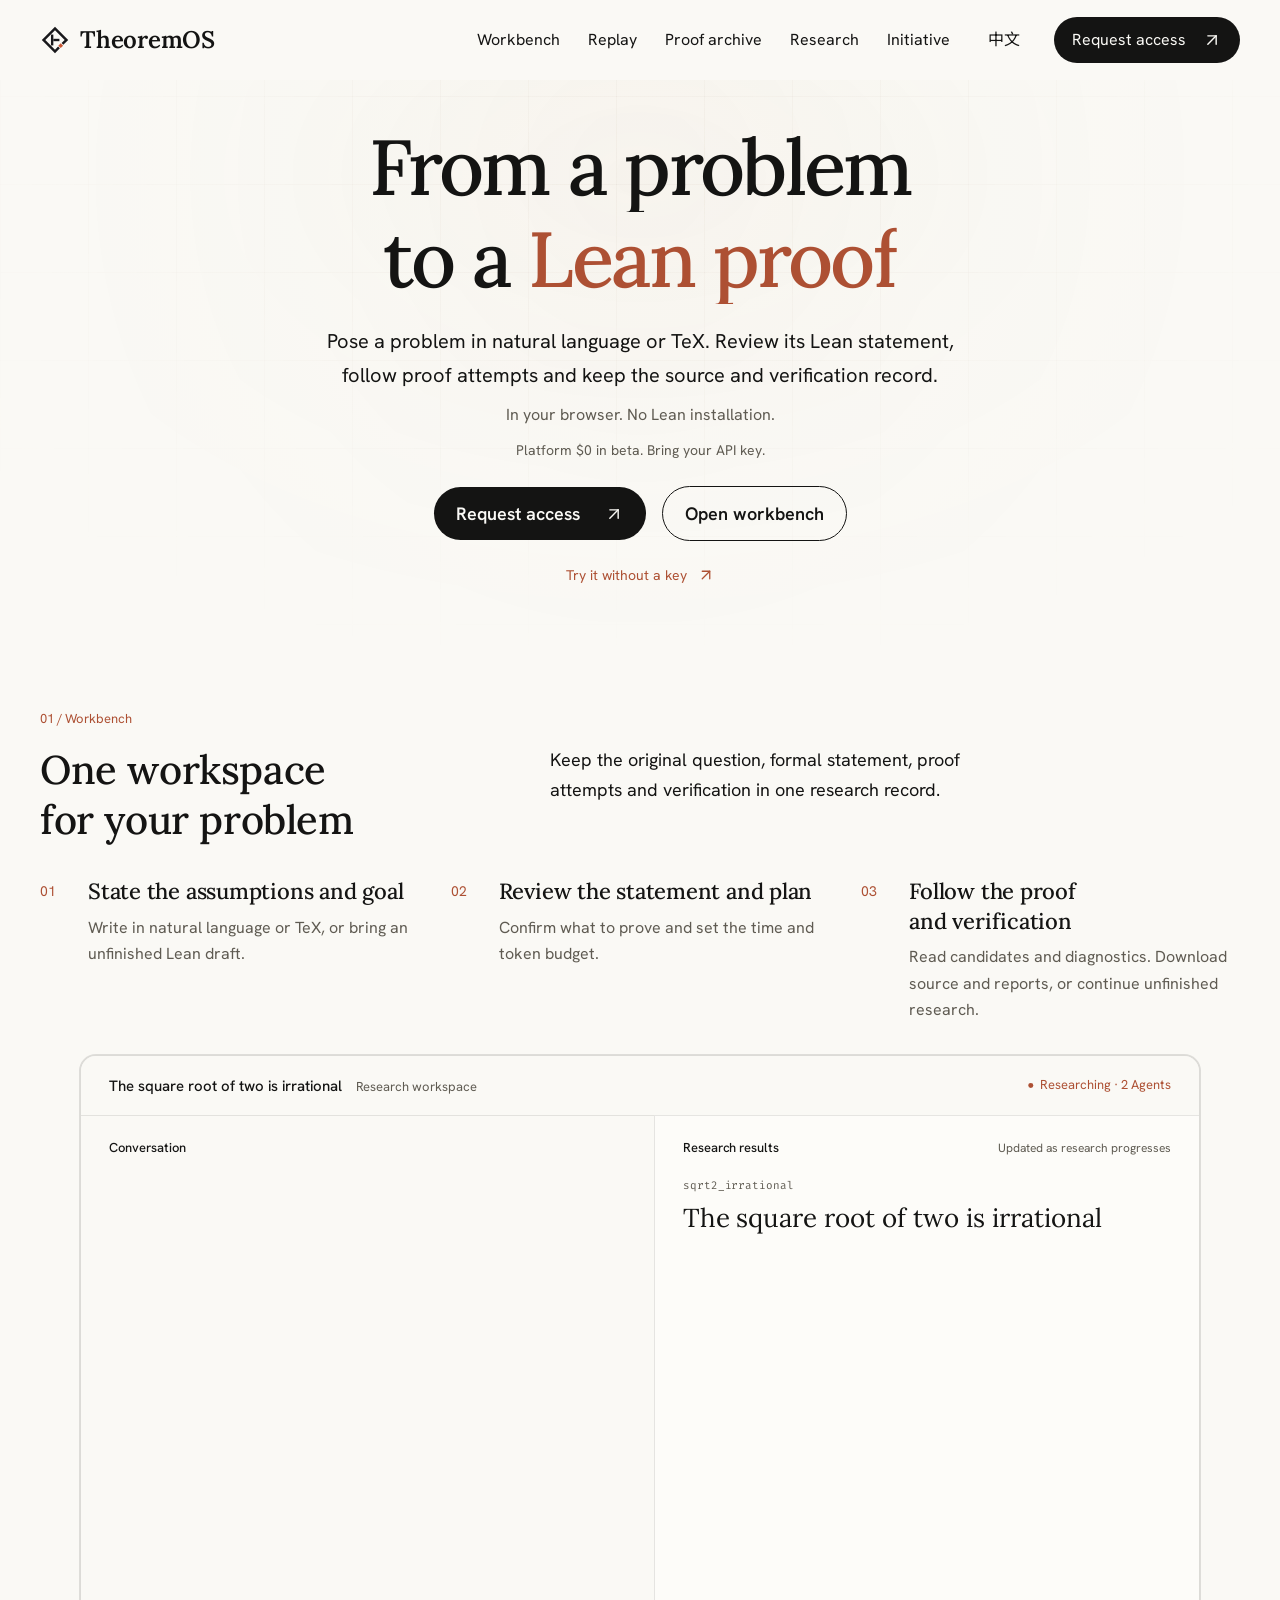
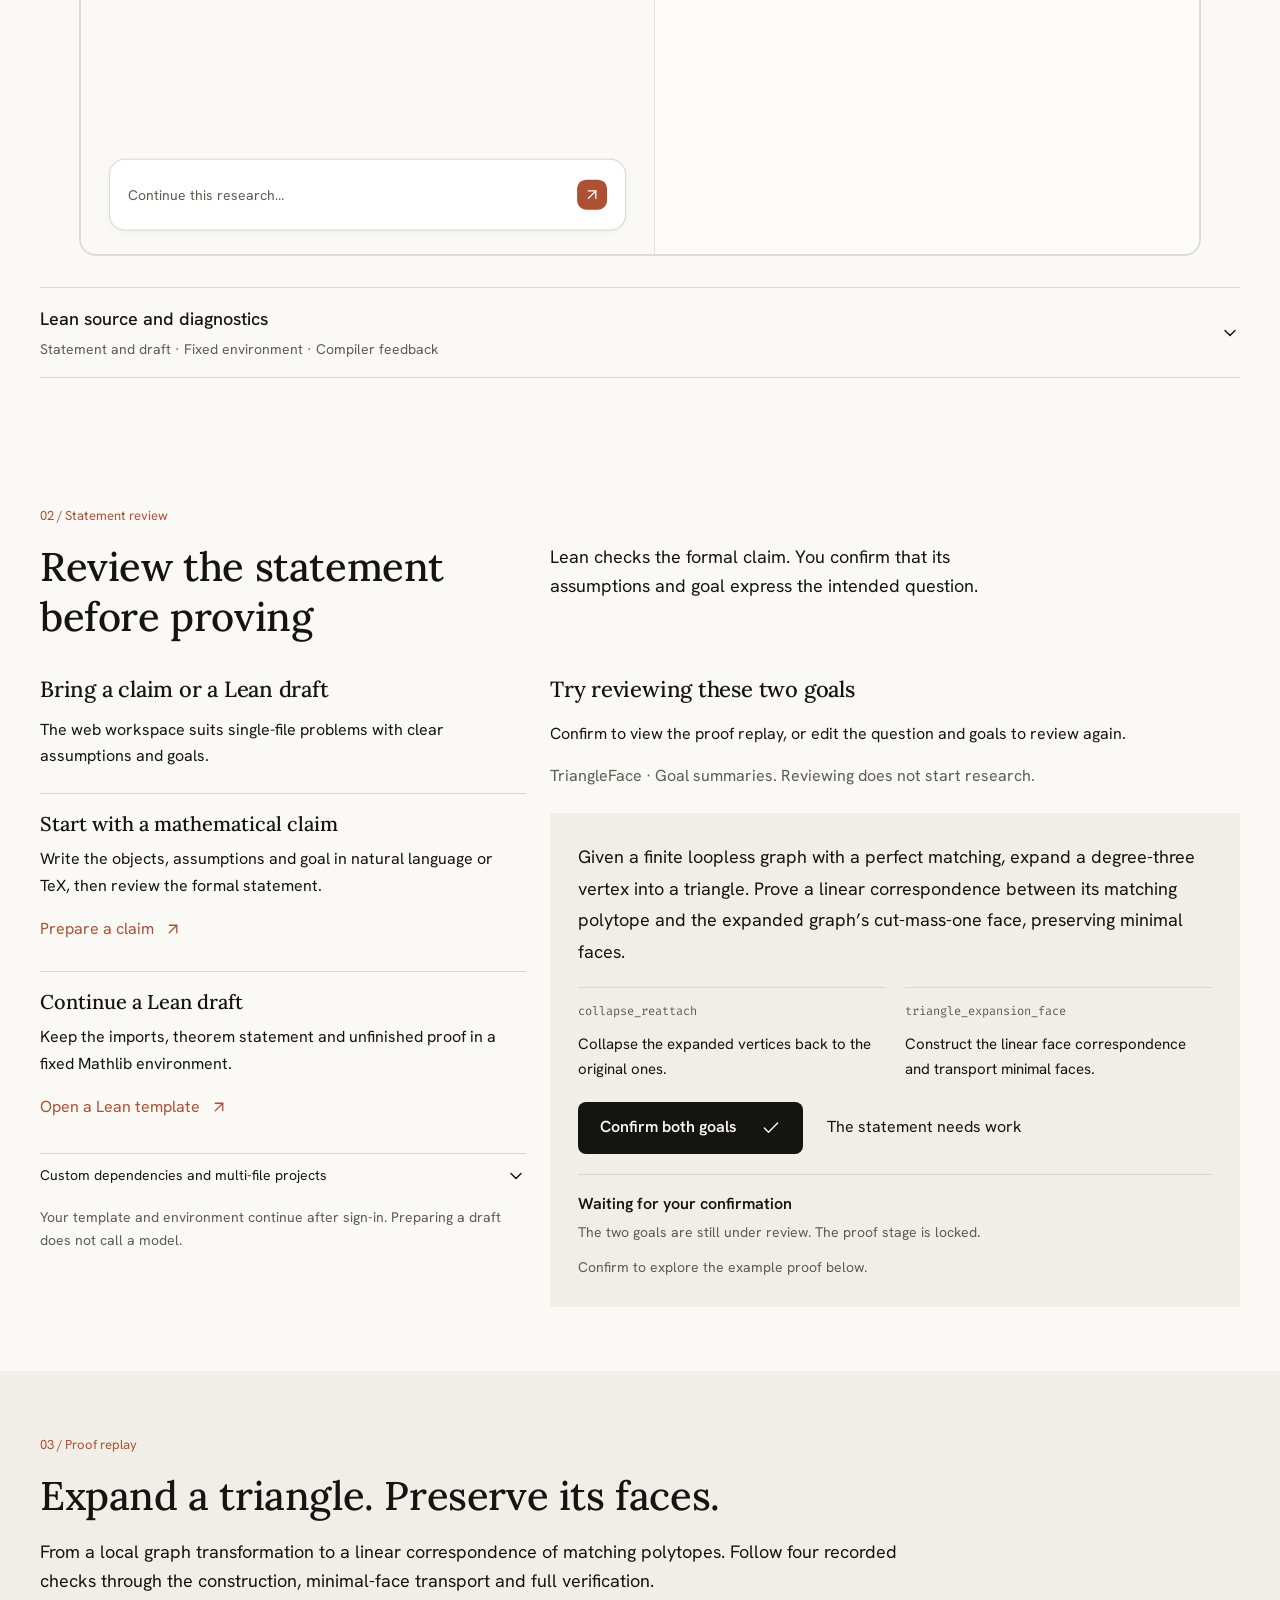
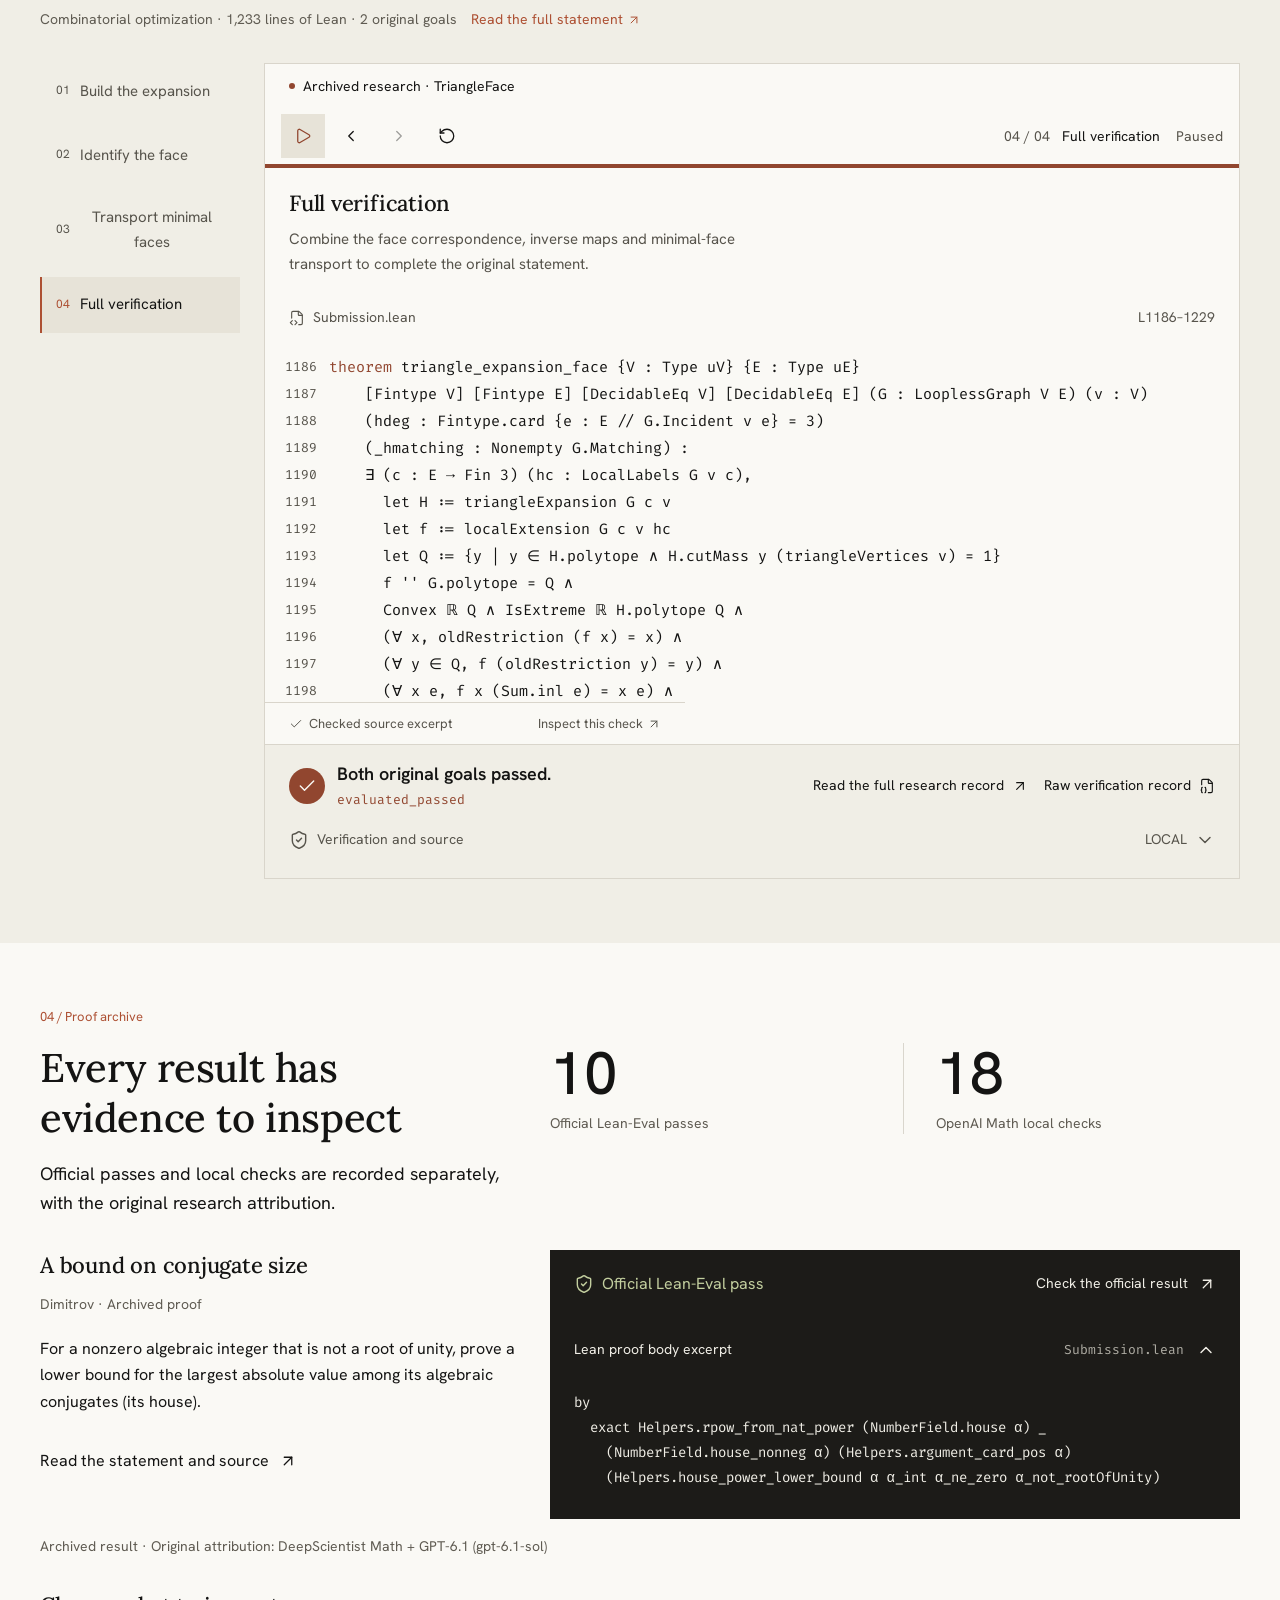
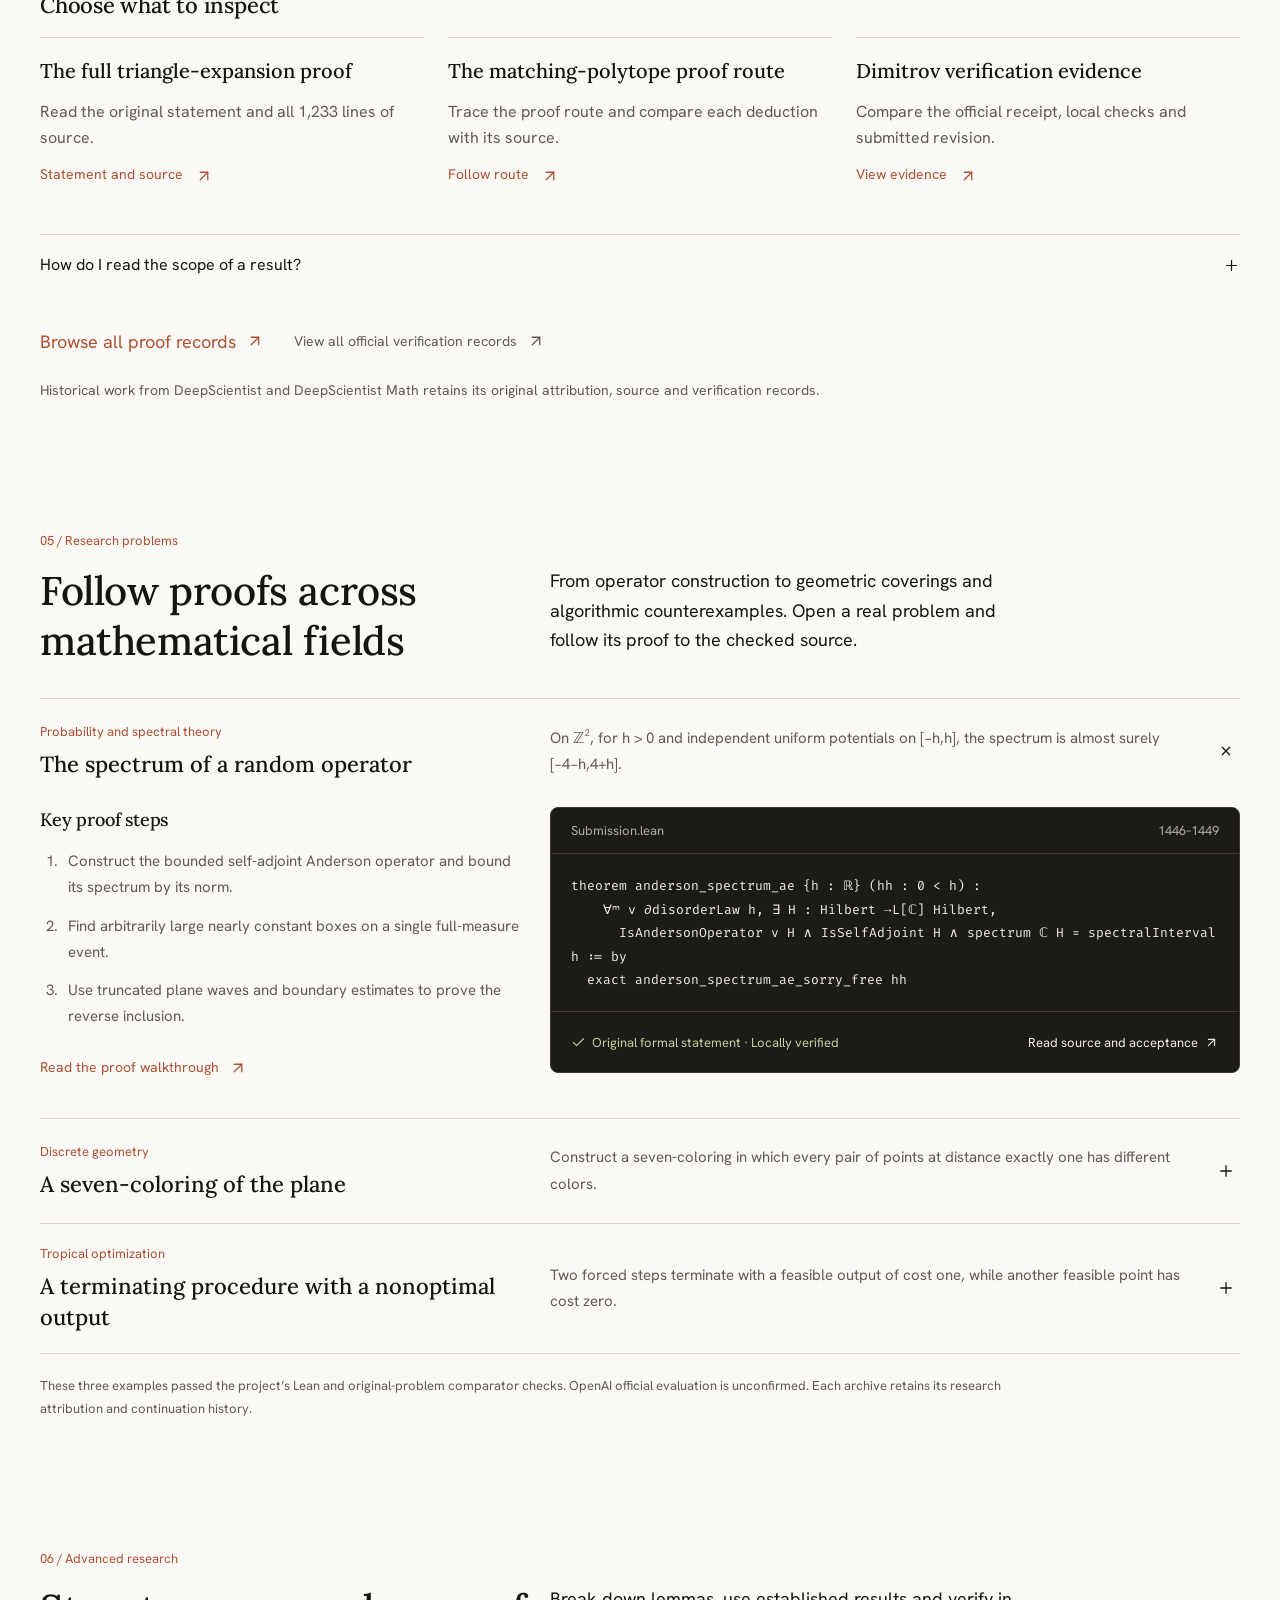
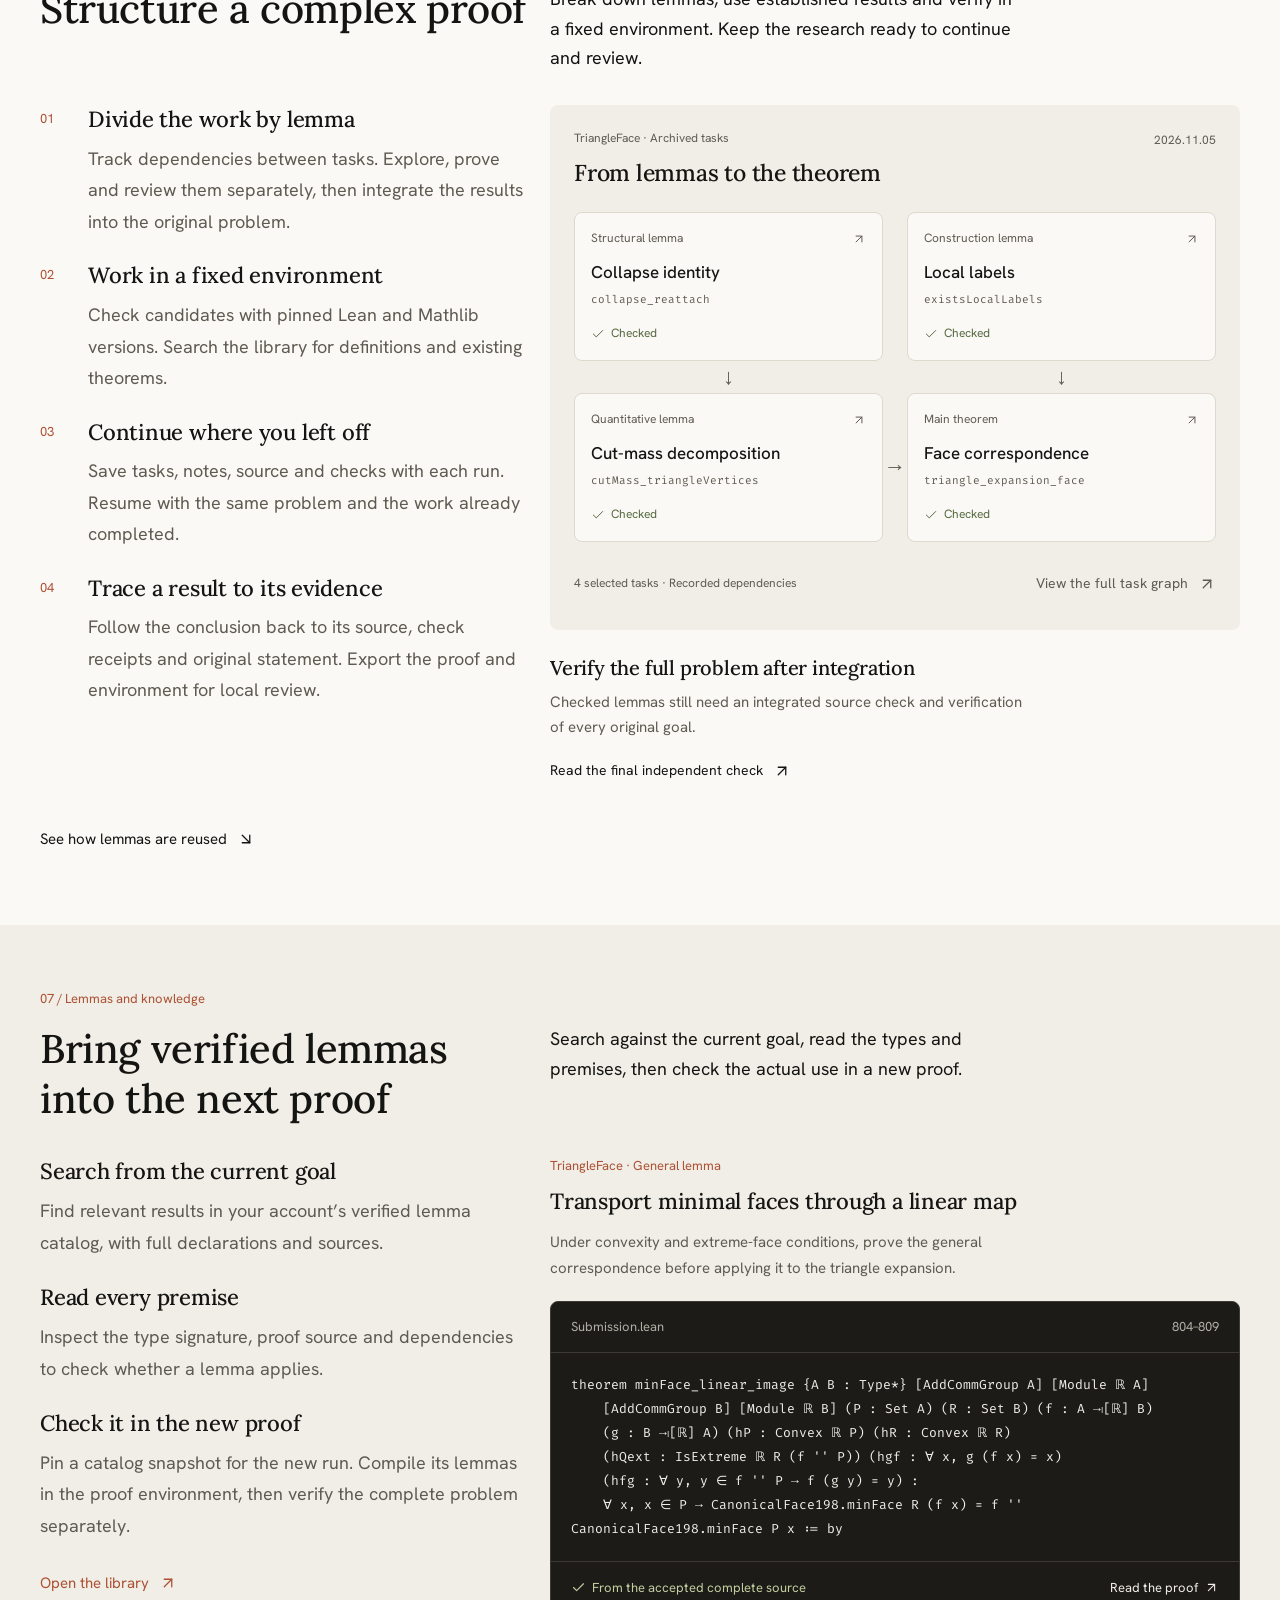
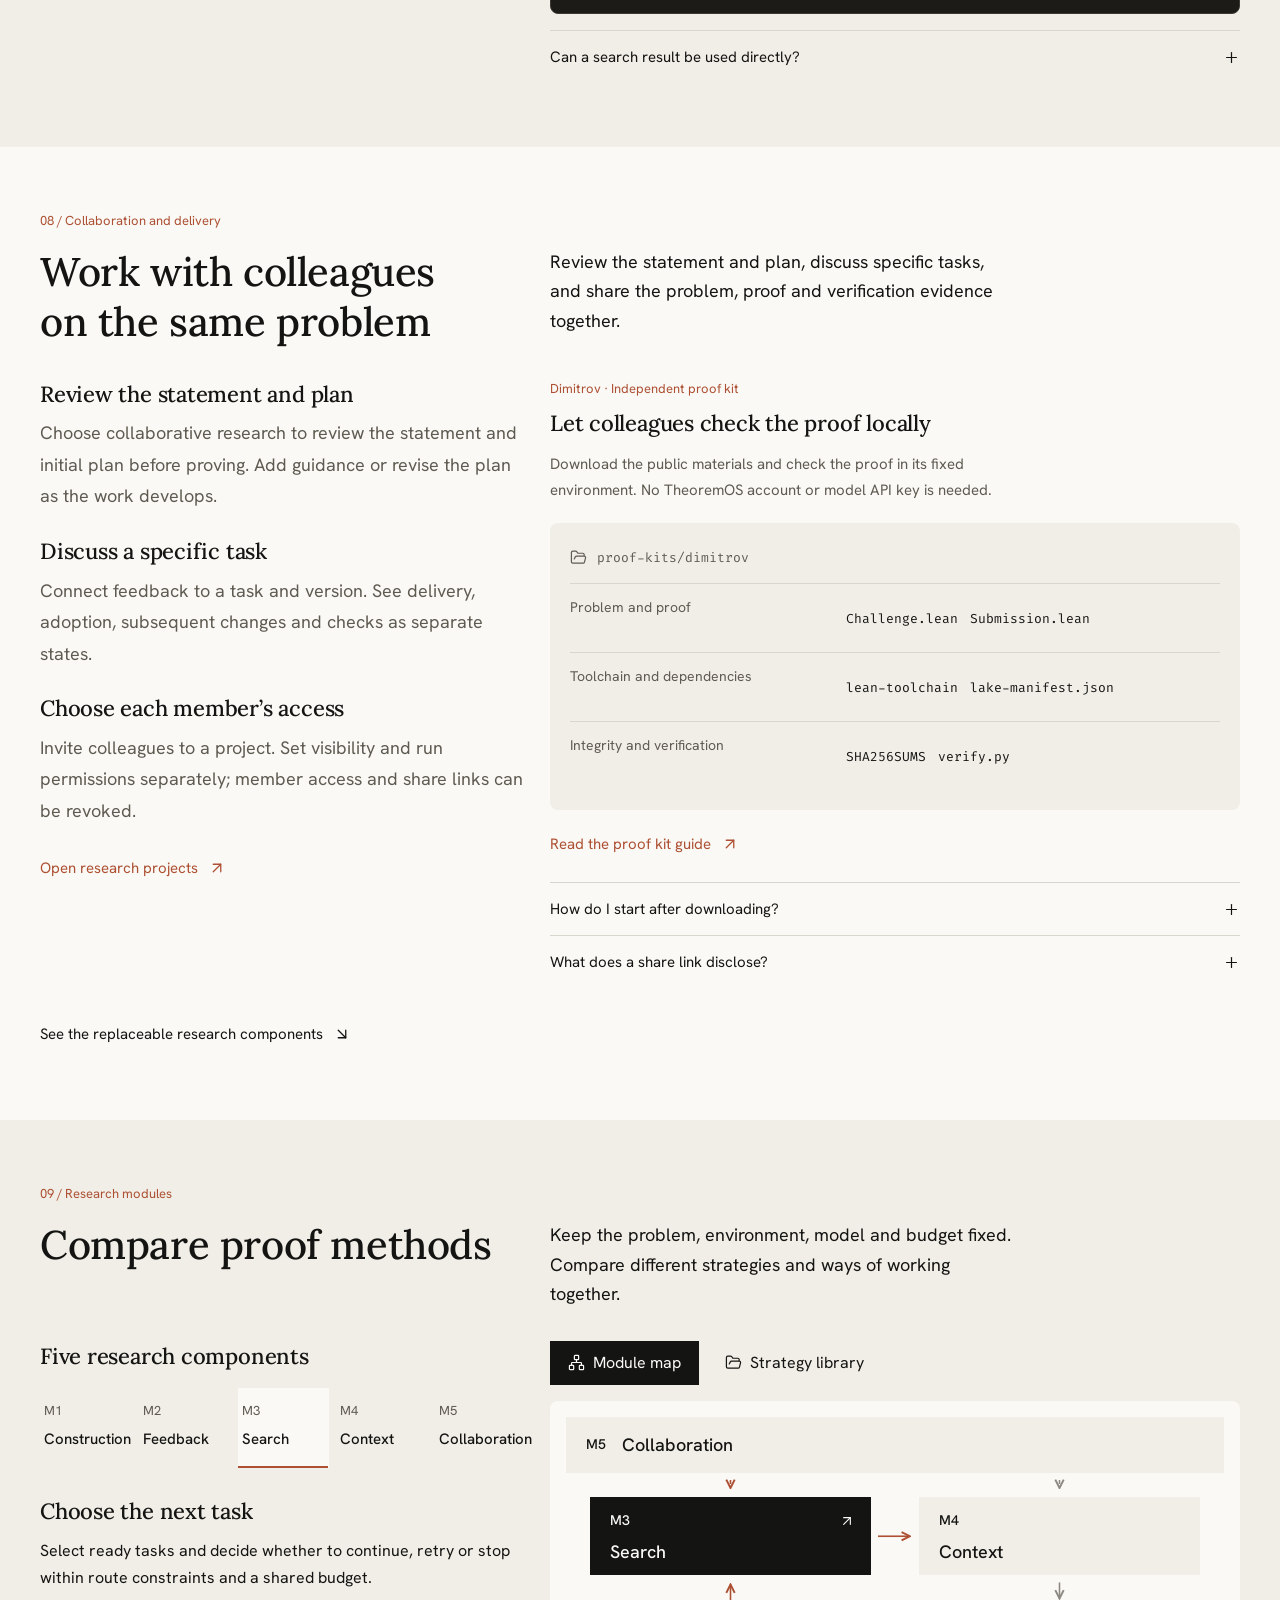
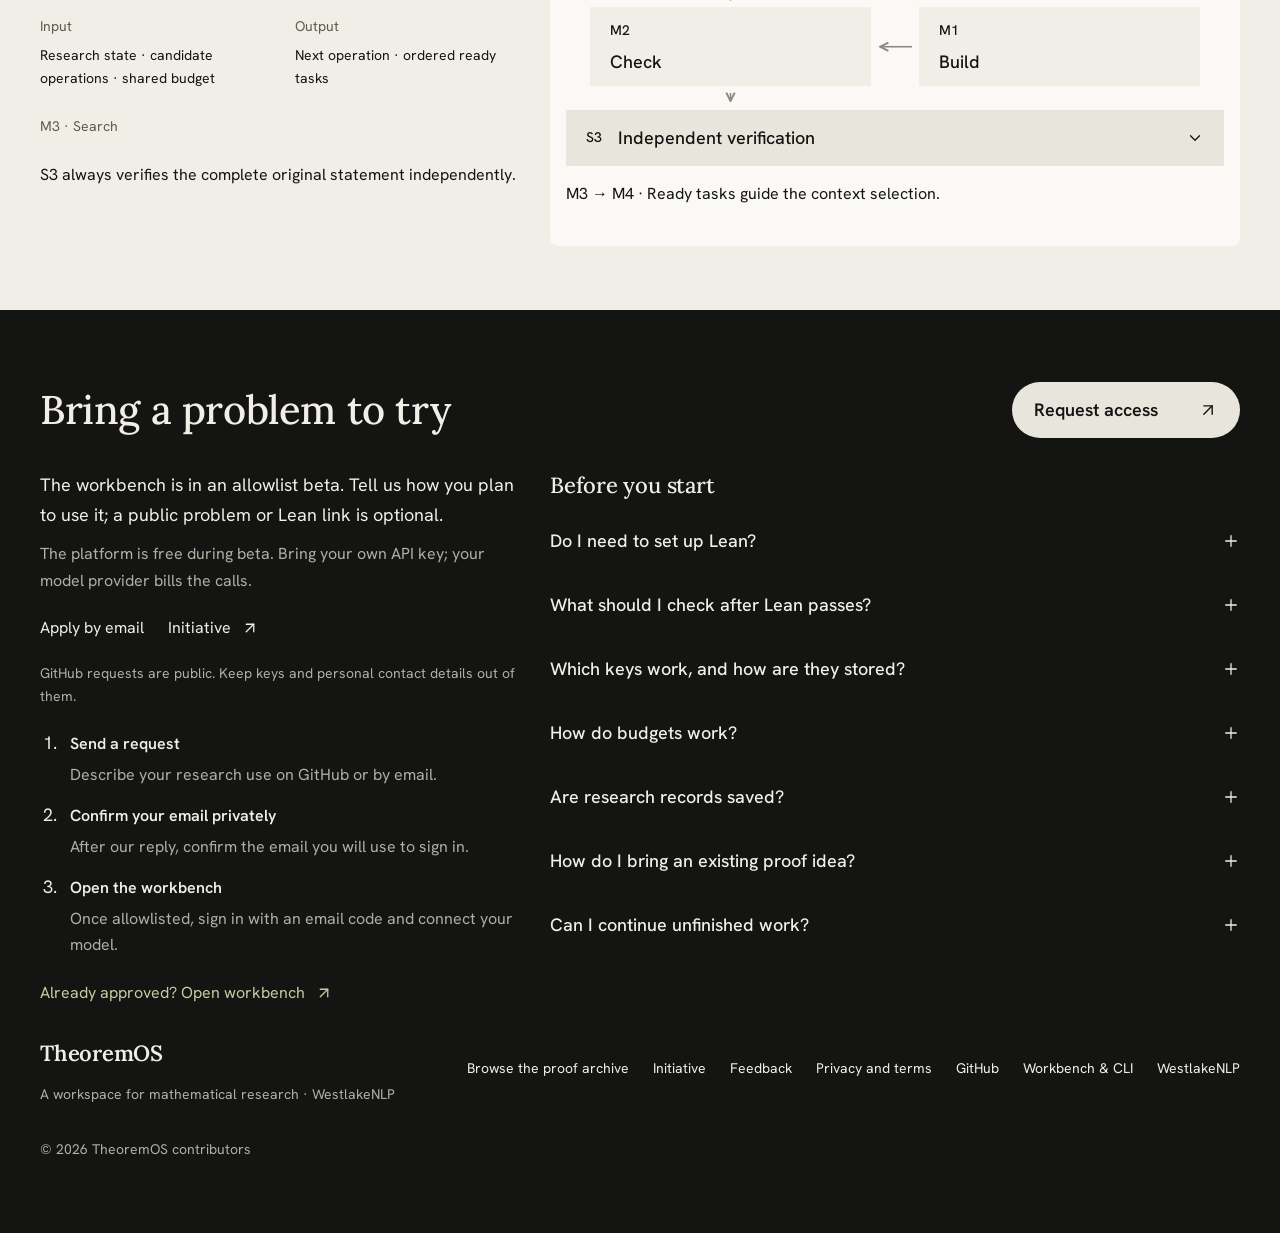
<file: en/index.html>
<!doctype html>
<html data-type="software" lang="en">
<head>
  <meta charset="utf-8">
  <meta name="page-type" content="software">
  <meta name="site-kind" content="software">
  <meta name="viewport" content="width=device-width, initial-scale=1">
  <meta name="description" content="TheoremOS is a browser workspace for mathematical research. Review Lean statements, follow proof attempts and inspect independent verification. Free allowlist beta with your own model API key.">
  <meta name="theme-color" content="#faf9f5">
  <meta property="og:title" content="TheoremOS | From problems to Lean proofs">
  <meta property="og:description" content="TheoremOS is a browser workspace for mathematical research. Review Lean statements, follow proof attempts and inspect independent verification. Free allowlist beta with your own model API key.">
  <meta property="og:type" content="website">
  <meta property="og:locale" content="en_US">
  <meta property="og:image" content="https://theoremos.top/assets/social-preview-en.png">
  <meta name="twitter:card" content="summary_large_image">
  <link rel="alternate" hreflang="zh-CN" href="https://theoremos.top/">
  <link rel="alternate" hreflang="en" href="https://theoremos.top/en/">
  <link rel="icon" type="image/svg+xml" href="../assets/favicon.svg">
  <link rel="stylesheet" href="../replay.css">
  <link rel="stylesheet" href="../landing.css">
  <script>document.documentElement.classList.add("m-enter");setTimeout(()=>document.documentElement.classList.add("m-enter-done"),2000)</script>
  <link rel="stylesheet" href="../assets/moments/counter-rolls/moment.css">
  <title>TheoremOS | From problems to Lean proofs</title>
  <link rel="stylesheet" href="../smooth-scroll.css">
  <link rel="stylesheet" href="../scroll-effects.css">
  <link rel="stylesheet" href="../hero-parallax.css">
</head>
<body class="landing-page">
  <header class="site-header nav">
    <div class="header-inner wrap">
    <a class="skip-link" href="#main">Skip to content</a>
      <a class="brand" href="index.html" aria-label="TheoremOS home"><img src="../assets/mark.svg" alt="" width="31" height="31"><span class="brand-wordmark" aria-hidden="true"><span class="brand-letter">T</span><span class="brand-letter">h</span><span class="brand-letter">e</span><span class="brand-letter">o</span><span class="brand-letter">r</span><span class="brand-letter">e</span><span class="brand-letter">m</span><span class="brand-os"><span class="brand-letter">O</span><span class="brand-letter">S</span></span></span></a>
      <nav class="desktop-nav" aria-label="Main navigation"><a href="#workbench-preview">Workbench</a><a href="#demo">Replay</a><a href="#proofs">Proof archive</a><a href="#research-system">Research</a><a href="initiative.html">Initiative</a></nav>
      <div class="header-actions"><a class="lang-link" href="../index.html" hreflang="zh-CN" lang="zh-CN" aria-label="中文版">中文</a><a class="nav-start" href="#start" data-umami-event="request-access-nav">Request access<i data-lucide="arrow-up-right"></i></a><button class="menu-toggle" type="button" aria-label="Open navigation" aria-expanded="false" aria-controls="mobile-nav"><i data-lucide="menu"></i><i data-lucide="x"></i></button></div>
    </div>
    <nav class="mobile-nav wrap" id="mobile-nav" aria-label="Mobile navigation" hidden><a href="#start">Request access<i data-lucide="arrow-down-right"></i></a><a href="#workbench-preview">Research workbench<i data-lucide="arrow-down-right"></i></a><a href="#demo">Verification replay<i data-lucide="arrow-down-right"></i></a><a href="#proofs">Proofs<i data-lucide="arrow-down-right"></i></a><a href="#research-system">Advanced research<i data-lucide="arrow-down-right"></i></a><a href="#components">Research components<i data-lucide="arrow-down-right"></i></a><a href="archive.html">Proof archive<i data-lucide="arrow-up-right"></i></a><a href="initiative.html">Initiative<i data-lucide="arrow-up-right"></i></a><a href="feedback.html">Feedback<i data-lucide="arrow-up-right"></i></a><a href="https://github.com/HuggingMath/TheoremOS" target="_blank" rel="noreferrer">GitHub<i data-lucide="arrow-up-right"></i></a><a href="https://github.com/HuggingMath/theorem-os" target="_blank" rel="noreferrer">Workbench &amp; CLI<i data-lucide="arrow-up-right"></i></a><a href="https://westlakenlp.com/" target="_blank" rel="noreferrer">WestlakeNLP<i data-lucide="arrow-up-right"></i></a></nav>
  </header>
  <main id="main" tabindex="-1">
    <section class="hero landing-section" aria-labelledby="hero-title" data-enter>
      <div class="hero-parallax-background" aria-hidden="true"></div>
      <div class="wrap"><div class="hero-parallax-title"><div class="hero-text">
        <div class="hero-copy">
          <h1 id="hero-title"><span class="hero-line"><span class="hero-name">From a problem</span></span><span class="hero-line"><span class="hero-name">to a <em class="hero-focus">Lean proof</em></span></span></h1>
          <div class="hero-details">
            <p class="hero-description">Pose a problem in natural language or TeX. Review its Lean statement, follow proof attempts and keep the source and verification record.</p>
            <p class="hero-category">In your browser. No Lean installation.</p>
            <p class="hero-terms">Platform $0 in beta. Bring your API key.</p>
            <div class="hero-actions"><a class="button button-dark" href="#start" data-umami-event="request-access-hero">Request access<i data-lucide="arrow-up-right"></i></a><a class="button button-outline" href="https://app.theoremos.top/" data-umami-event="open-workbench-hero">Open workbench</a></div>
            <p class="hero-practice"><a class="text-link" data-research-practice href="https://app.theoremos.top/practice.html?lang=en">Try it without a key<i data-lucide="arrow-up-right"></i></a></p>
          </div>
        </div>
      </div></div></div>
    </section>

    <section class="workflow-section landing-section" tabindex="-1" id="workbench-preview" aria-labelledby="workflow-title">
      <div class="wrap">
      <p class="section-eyebrow">01 / Workbench</p>
        <div class="section-heading"><h2 id="workflow-title">One workspace for your problem</h2><p class="heading-description">Keep the original question, formal statement, proof attempts and verification in one research record.</p></div>
        <div class="workbench-layout has-live-preview">
          <ol class="workflow-steps"><li><h3>State the assumptions and goal</h3><p>Write in natural language or TeX, or bring an unfinished Lean draft.</p></li><li><h3>Review the statement and plan</h3><p>Confirm what to prove and set the time and token budget.</p></li><li><h3>Follow the proof and verification</h3><p>Read candidates and diagnostics. Download source and reports, or continue unfinished research.</p></li></ol>
          <figure class="proof-stage" data-proof-stage data-step="6" role="img" aria-label="Illustration of the workbench, taken from the proof that the square root of two is irrational: the system splits the statement into two dependent tasks. Proof A first tries omega on the parity lemma, Lean rejects it, and a case split on the remainder of n modulo 2 passes. Proof B follows your guidance and finishes the infinite descent by strong induction. The statement then passes the kernel check, and the explanation pane turns each step into plain language.">
          <div class="proof-stage-canvas" aria-hidden="true">
            <div class="proof-window">
              <div class="proof-chrome">
                <div class="proof-title"><strong>The square root of two is irrational</strong><span>Research workspace</span></div>
                <span class="proof-run-state"><span class="state-running">Researching · 2 Agents</span><span class="state-done">Statement verified</span></span>
              </div>
              <div class="proof-deck">
                <section class="proof-pane proof-feed-pane">
                  <h4 class="proof-pane-head">Conversation</h4>
                  <ul class="proof-feed">
                    <li data-step="1" class="is-you"><span class="feed-who">You</span><p>Statement and both goals confirmed; research starts.</p></li>
                    <li data-step="2"><span class="feed-who">Lead</span><p>Two tasks; T2 needs T1, so Proof A takes T1 first.</p>
                      <ul class="feed-tasks"><li data-step="2"><code>T1</code><span>Parity lemma</span><em>Proof A</em></li><li data-step="2"><code>T2</code><span>Infinite descent</span><em>Proof B</em></li></ul></li>
                    <li data-step="3"><span class="feed-who">Proof A</span><p><code>omega</code> fails: <code>n * n</code> is one atom, not linear arithmetic.</p><span class="feed-status is-fail">Failed</span></li>
                    <li data-step="4"><span class="feed-who">Proof A</span><p>Split on n mod 2: odd n has an odd square, so 2 cannot divide n * n.</p><span class="feed-status is-pass">Check passed</span></li>
                    <li data-step="5" class="is-you"><span class="feed-who">You</span><p>Prove T2 by strong induction on a + b; use strongRecOn, core has no strong_induction_on.</p></li>
                    <li data-step="6"><span class="feed-who">Proof B</span><p>Then a = 2 * a' and b = 2 * b' with a' + b' smaller: contradiction. Shipped with the statement.</p><span class="feed-status is-pass">Check passed</span></li>
                  </ul>
                  <div class="proof-composer"><span>Continue this research…</span><span class="proof-composer-send"><i data-lucide="arrow-up-right"></i></span></div>
                </section>
                <section class="proof-pane proof-explain-pane">
                  <h4 class="proof-pane-head">Research results<span class="proof-pane-meta">Updated as research progresses</span></h4>
                  <div class="proof-document-heading"><p>sqrt2_irrational</p><h5>The square root of two is irrational</h5></div>
                  <div class="proof-explain" data-step="3"><h5>The parity lemma</h5><p>omega does not expand n * n. Split on the remainder of n modulo 2.</p><pre><code>rcases Nat.mod_two_eq_zero_or_one n with h0 | h1</code></pre></div>
                  <div class="proof-explain" data-step="4"><h5>The parity lemma passes</h5><p>An odd n has an odd square, contradicting divisibility by 2; remainder 0 gives the claim directly.</p></div>
                  <div class="proof-explain" data-step="6"><h5>Infinite descent</h5><p>T1 gives a = 2 * a' and b = 2 * b'. The same equation holds for a', b', with a' + b' strictly smaller: a contradiction.</p><pre><code>exact ih (a' + b') (by omega) a' b' rfl hb'0 hsmall</code></pre></div>
                  <p class="proof-explain-note" data-step="6">The statement and both lemmas pass the kernel check on the saved source.</p>
                  <div class="proof-progress" data-step="2"><h5>Lemma checks<span class="proof-tab-count" data-tab-count>2/2</span></h5>
                    <div class="proof-node" data-state="done" data-step="2" data-fail="3" data-done="4"><span class="node-kind">Lemma</span><p><code>T1</code> n * n even implies n even</p><small class="node-done">Proof A · passed</small><small class="node-running">Proof A working</small><small class="node-failed">omega failed</small></div>
                    <div class="proof-node" data-state="done" data-step="2" data-start="5" data-done="6"><span class="node-kind">Lemma</span><p><code>T2</code> a * a = 2 * (b * b) is false for b ≠ 0</p><small class="node-done">Proof B · passed</small><small class="node-running">Descent per your guidance</small><small class="node-waiting">Waiting for T1</small></div>
                  </div>
                </section>
              </div>
            </div>
          </div>
        </figure>
        </div>
        <details class="source-disclosure" id="source">
          <summary><span><strong id="source-title">Lean source and diagnostics</strong><span class="source-disclosure-note">Statement and draft · Fixed environment · Compiler feedback</span></span><i data-lucide="chevron-down"></i></summary>
          <div class="source-layout"><ol class="source-copy workflow-steps"><li><h3>Statement and draft</h3><p>Open the statement and its Lean source.</p></li><li><h3>Fixed environment</h3><p>Use the Lean standard library or a fixed Mathlib version.</p></li><li><h3>Lean diagnostics</h3><p>Follow the feedback and inspect each change.</p></li></ol><figure class="product-fragment source-fragment"><a href="../assets/workbench-source-detail-en.png" target="_blank" rel="noreferrer" aria-label="Enlarge the Lean workspace"><picture><source media="(max-width: 600px)" srcset="../assets/workbench-source-mobile-en.png" width="360" height="450"><img src="../assets/workbench-source-detail-en.png" alt="An original triangle-expansion theorem statement in the Lean workspace, not yet submitted for verification." width="850" height="450" loading="lazy"></picture><span class="preview-expand"><i data-lucide="maximize-2"></i></span></a></figure></div>
        </details>
      </div>
    </section>

    <section class="research-section landing-section g2m" tabindex="-1" id="research-entry" aria-labelledby="research-title">
      <div class="wrap">
      <p class="section-eyebrow">02 / Statement review</p>
        <div class="section-heading"><h2 id="research-title">Review the statement before proving</h2><p class="heading-description">Lean checks the formal claim. You confirm that its assumptions and goal express the intended question.</p></div>
        <div class="research-layout">
          <div class="research-scenarios" aria-labelledby="research-entry-title">
          <div class="scenario-intro"><h3 id="research-entry-title">Bring a claim or a Lean draft</h3><p>The web workspace suits single-file problems with clear assumptions and goals.</p></div>
          <ul class="scenario-list">
            <li><h4>Start with a mathematical claim</h4><p>Write the objects, assumptions and goal in natural language or TeX, then review the formal statement.</p><a class="text-link" data-research-entry="statement" href="https://app.theoremos.top/?entry=statement&amp;template=add-zero&amp;environment=standard&amp;lang=en">Prepare a claim<i data-lucide="arrow-up-right"></i></a></li>
            <li><h4>Continue a Lean draft</h4><p>Keep the imports, theorem statement and unfinished proof in a fixed Mathlib environment.</p><a class="text-link" data-research-entry="lean" href="https://app.theoremos.top/?entry=lean&amp;template=polynomial&amp;environment=mathlib&amp;lang=en">Open a Lean template<i data-lucide="arrow-up-right"></i></a></li>
          </ul>
          <details class="entry-scope"><summary>Custom dependencies and multi-file projects<i data-lucide="chevron-down"></i></summary><p class="scenario-boundary">For custom dependencies, multi-file Lake projects or a specific toolchain, <a href="mailto:liuzhenhao@westlake.edu.cn?subject=TheoremOS%20research%20collaboration">discuss a research collaboration</a>. <a href="https://github.com/HuggingMath/TheoremOS/blob/main/docs/CAPABILITIES.md" target="_blank" rel="noreferrer">Read the current capabilities</a>.</p></details>
          <p class="scenario-continuation">Your template and environment continue after sign-in. Preparing a draft does not call a model.</p>
        </div>
          <div class="human-decision" id="human-decision" aria-labelledby="human-decision-title">
          <div class="human-decision-copy"><h3 id="human-decision-title">Try reviewing these two goals</h3><p>Confirm to view the proof replay, or edit the question and goals to review again.</p><p class="decision-example-label">TriangleFace · Goal summaries. Reviewing does not start research.</p></div>
          <div class="decision-example" data-human-decision data-ui>
            <p class="decision-question" data-decision-question>Given a finite loopless graph with a perfect matching, expand a degree-three vertex into a triangle. Prove a linear correspondence between its matching polytope and the expanded graph’s cut-mass-one face, preserving minimal faces.</p>
            <ul class="decision-targets"><li><code data-decision-theorem="0">collapse_reattach</code><span data-decision-goal="0">Collapse the expanded vertices back to the original ones.</span></li><li><code data-decision-theorem="1">triangle_expansion_face</code><span data-decision-goal="1">Construct the linear face correspondence and transport minimal faces.</span></li></ul>
            <div class="decision-actions" data-decision-controls hidden><button class="button button-dark" type="button" data-decision="confirm" aria-pressed="false">Confirm both goals<i data-lucide="check"></i></button><button class="text-link" type="button" data-decision="revise" aria-pressed="false" aria-controls="decision-edit" aria-expanded="false">The statement needs work</button></div>
            <div class="decision-feedback" data-decision-feedback role="status" aria-atomic="true" hidden><strong data-decision-status>Waiting for your confirmation</strong><p data-decision-description>The two goals are still under review. The proof stage is locked.</p></div>
            <form class="decision-edit" id="decision-edit" data-decision-edit hidden novalidate>
              <div class="decision-edit-heading"><strong>Edit this statement</strong><span>Save it, then review both goals again.</span></div>
              <div class="decision-field"><label for="decision-question">Question</label><textarea id="decision-question" rows="3" data-decision-field="question" aria-describedby="decision-question-error" required></textarea><p class="decision-field-error" id="decision-question-error" data-decision-error="question" hidden>Enter the question, using more than spaces.</p></div>
              <fieldset><legend>Both goals</legend><div class="decision-field"><label for="decision-goal-0">Goal one</label><input id="decision-goal-0" type="text" data-decision-field="goal-0" aria-describedby="decision-goal-0-error" required><p class="decision-field-error" id="decision-goal-0-error" data-decision-error="goal-0" hidden>Enter the first goal, using more than spaces.</p></div><div class="decision-field"><label for="decision-goal-1">Goal two</label><input id="decision-goal-1" type="text" data-decision-field="goal-1" aria-describedby="decision-goal-1-error" required><p class="decision-field-error" id="decision-goal-1-error" data-decision-error="goal-1" hidden>Enter the second goal, using more than spaces.</p></div></fieldset>
              <div class="decision-edit-actions"><button class="button button-dark" type="submit">Save and review again<i data-lucide="check"></i></button><button class="text-link" type="button" data-decision="cancel-edit">Cancel changes</button></div>
            </form>
            <div class="decision-handoff" data-decision-handoff hidden><button class="text-link" type="button" data-decision-copy>Copy revised statement<i data-lucide="copy"></i></button><p data-decision-copy-status role="status" aria-atomic="true">Copy the question and both goals, then paste them into the workbench.</p><textarea rows="6" readonly data-decision-export aria-label="Revised statement to copy" hidden></textarea></div>
            <div class="decision-next" data-decision-next hidden><span data-decision-locked>Confirm to explore the example proof below.</span><a class="text-link" href="#demo" data-decision-continue hidden>View the proof replay below<i data-lucide="arrow-down-right"></i></a><a class="text-link" href="https://app.theoremos.top/?lang=en" target="_blank" rel="noreferrer" data-decision-workbench hidden>Open the workbench in a new tab<i data-lucide="arrow-up-right"></i></a><button class="text-link decision-reset" type="button" data-decision="reset" hidden>Restore the original example</button></div>
            <noscript><p class="decision-fallback">The workbench proceeds to proof after you confirm the statement. If it needs changes, statement review continues first.<a class="text-link" href="archive.html#proof=openai_triangle_face&amp;tab=process">Explore the archived proof process<i data-lucide="arrow-up-right"></i></a></p></noscript>
          </div>
        </div>
        </div>
      </div>
    </section>

    <section class="replay-section landing-section" tabindex="-1" id="demo" aria-labelledby="demo-title">
      <div class="wrap">
      <p class="section-eyebrow">03 / Proof replay</p>
        <div class="replay-heading"><h2 id="demo-title">Expand a triangle. Preserve its faces.</h2><p>From a local graph transformation to a linear correspondence of matching polytopes. Follow four recorded checks through the construction, minimal-face transport and full verification.</p><p class="example-context">Combinatorial optimization · 1,233 lines of Lean · 2 original goals <a href="archive.html#proof=openai_triangle_face&amp;tab=source">Read the full statement<i data-lucide="arrow-up-right"></i></a></p></div>
        <div class="product-demo" aria-label="TheoremOS triangle-expansion research replay"><div class="replay-window archived-example" data-ui data-replay-playing="false" data-replay-current="verified" data-replay-state="paused" data-example="openai_triangle_face" data-run-id="d77dc453-baf2-4ffd-9afa-ae2af96decba">
    <div class="replay-sidebar"><div class="replay-tabs" role="tablist" aria-label="Four milestones from the archived proof"><button type="button" role="tab" id="demo-candidate" aria-controls="stage-candidate" aria-selected="false" tabindex="-1" data-replay-stage="candidate" data-step-state="complete" disabled><span>Build the expansion</span><i data-lucide="arrow-right"></i></button><button type="button" role="tab" id="demo-feedback" aria-controls="stage-feedback" aria-selected="false" tabindex="-1" data-replay-stage="feedback" data-step-state="complete" disabled><span>Identify the face</span><i data-lucide="arrow-right"></i></button><button type="button" role="tab" id="demo-repair" aria-controls="stage-repair" aria-selected="false" tabindex="-1" data-replay-stage="repair" data-step-state="complete" disabled><span>Transport minimal faces</span><i data-lucide="arrow-right"></i></button><button type="button" role="tab" id="demo-verified" aria-controls="stage-verified" aria-selected="true" tabindex="0" data-replay-stage="verified" data-step-state="current" disabled><span>Full verification</span><i data-lucide="arrow-right"></i></button></div></div>
    <div class="replay-main"><div class="replay-chrome"><span class="replay-badge"><span class="status-dot"></span>Archived research · TriangleFace</span></div>
    <div class="replay-toolbar"><div class="replay-playback" hidden><button type="button" id="replay-play" aria-label="Play the proof replay" title="Play the proof replay" aria-pressed="false"><i data-lucide="play"></i><i data-lucide="pause"></i></button><button type="button" id="replay-prev" aria-label="Previous step" title="Previous step"><i data-lucide="chevron-left"></i></button><button type="button" id="replay-next" aria-label="Next step" title="Next step" disabled><i data-lucide="chevron-right"></i></button><button type="button" id="replay-restart" aria-label="Replay from the start" title="Replay from the start"><i data-lucide="rotate-ccw"></i></button></div><span class="replay-position"><span class="mono" id="replay-step-number">04 / 04</span><span id="replay-step-label">Full verification</span></span><span class="replay-state" id="replay-status" role="status" aria-live="polite" aria-atomic="true">Archived</span></div>
    <div class="replay-progress" id="replay-progress" role="progressbar" aria-label="Proof replay step" aria-valuemin="1" aria-valuemax="4" aria-valuenow="4" aria-valuetext="Step 4 of 4: Full verification"><span class="replay-progress-fill"></span></div>
    <div class="replay-layout"><div class="replay-editor"><div class="replay-panel" id="stage-candidate" role="tabpanel" aria-labelledby="demo-candidate" tabindex="0" data-check-id="check-7f3828b042eb20639aad" data-source-digest="cc8d1eeaf402501497ee64b376bd205213e1d50fccfd96071e4c487a922396b4" data-source-start="98" data-source-end="115" hidden><div class="archived-stage-summary"><h3>Build the expansion</h3><p>Replace a degree-three vertex with a triangle. Prove that the expanded vertices collapse back to the original ones.</p></div><div class="editor-heading"><span><i data-lucide="file-code-2"></i>Submission.lean</span><span>L98–115</span></div><pre class="demo-code" tabindex="0" role="region" aria-label="Scroll through the checked source"><code><span class="code-line" data-line="98"><span class="syntax-keyword">theorem</span> collapse_reattach (v : V) (i : Fin 3) (w : V) :</span><span class="code-line" data-line="99">    triangleCollapse v (reattach v i w) = w := <span class="syntax-keyword">by</span></span><span class="code-line" data-line="100">  by_cases h : w = v</span><span class="code-line" data-line="101">  · subst w</span><span class="code-line" data-line="102">    fin_cases i &lt;;&gt; simp [reattach,triangleTip,triangleCollapse]</span><span class="code-line" data-line="103">  · simp [reattach,h,triangleCollapse]</span><span class="code-line" data-line="104">&#8203;</span><span class="code-line" data-line="105">def triangleExpansion (G : LooplessGraph V E) (c : E → Fin 3) (v : V) :</span><span class="code-line" data-line="106">    LooplessGraph (V ⊕ Fin 2) (E ⊕ Fin 3) where</span><span class="code-line" data-line="107">  left := Sum.elim (fun e =&gt; reattach v (c e) (G.left e)) (fun i =&gt; triangleTip v (i + 1))</span><span class="code-line" data-line="108">  right := Sum.elim (fun e =&gt; reattach v (c e) (G.right e)) (fun i =&gt; triangleTip v (i + 2))</span><span class="code-line" data-line="109">  loopless := <span class="syntax-keyword">by</span></span><span class="code-line" data-line="110">    intro e h</span><span class="code-line" data-line="111">    rcases e with e | i</span><span class="code-line" data-line="112">    · have hh := congrArg (triangleCollapse v) h</span><span class="code-line" data-line="113">      <span class="syntax-keyword">exact</span> G.loopless e ((collapse_reattach v (c e) (G.left e)).symm.trans</span><span class="code-line" data-line="114">        (hh.trans (collapse_reattach v (c e) (G.right e))))</span><span class="code-line" data-line="115">    · fin_cases i &lt;;&gt; simp [triangleTip] at h</span></code></pre><p class="archived-check"><i data-lucide="check"></i>Checked source excerpt<a href="archive.html#proof=openai_triangle_face&amp;tab=process&amp;run=d77dc453-baf2-4ffd-9afa-ae2af96decba&amp;mode=steps&amp;step=check%3Acheck-7f3828b042eb20639aad&amp;code=source&amp;source=Submission.lean&amp;sourceSha256=cc8d1eeaf402501497ee64b376bd205213e1d50fccfd96071e4c487a922396b4&amp;line=98&amp;endLine=115">Inspect this check<i data-lucide="arrow-up-right"></i></a></p></div><div class="replay-panel" id="stage-feedback" role="tabpanel" aria-labelledby="demo-feedback" tabindex="0" data-check-id="check-91023ca5fd66be269b5b" data-source-digest="3eee740c3fd216a46f0adc2322519e26d8db6a63e672ea54bdf79b6efc83b1a7" data-source-start="238" data-source-end="253" hidden><div class="archived-stage-summary"><h3>Identify the face</h3><p>Express the cut mass at the triangle boundary using original edge coordinates to identify the required face.</p></div><div class="editor-heading"><span><i data-lucide="file-code-2"></i>Submission.lean</span><span>L238–253</span></div><pre class="demo-code" tabindex="0" role="region" aria-label="Scroll through the checked source"><code><span class="code-line" data-line="238"><span class="syntax-keyword">theorem</span> cutMass_triangleVertices (G : LooplessGraph V E) (c : E → Fin 3) (v : V)</span><span class="code-line" data-line="239">    (y : E ⊕ Fin 3 → ℝ) :</span><span class="code-line" data-line="240">    MatchingEntropyBounds.LooplessGraph.cutMass (triangleExpansion G c v) y (triangleVertices v) =</span><span class="code-line" data-line="241">      ∑ e : E, if G.Incident v e then y (Sum.inl e) else 0 := <span class="syntax-keyword">by</span></span><span class="code-line" data-line="242">  classical</span><span class="code-line" data-line="243">  rw [MatchingEntropyBounds.LooplessGraph.cutMass, MatchingEntropyBounds.LooplessGraph.cut, Finset.sum_filter, Fintype.sum_sum_type]</span><span class="code-line" data-line="244">  have hnew : (∑ i : Fin 3,</span><span class="code-line" data-line="245">      (if MatchingEntropyBounds.LooplessGraph.Crosses (triangleExpansion G c v) (triangleVertices v) (Sum.inr i)</span><span class="code-line" data-line="246">        then y (Sum.inr i) else 0)) = 0 := <span class="syntax-keyword">by</span></span><span class="code-line" data-line="247">    apply Finset.sum_eq_zero</span><span class="code-line" data-line="248">    intro i _</span><span class="code-line" data-line="249">    simp [not_crosses_inr G c v i]</span><span class="code-line" data-line="250">  rw [hnew, add_zero]</span><span class="code-line" data-line="251">  apply Finset.sum_congr <span class="syntax-keyword">rfl</span></span><span class="code-line" data-line="252">  intro e _</span><span class="code-line" data-line="253">  by_cases h : G.Incident v e &lt;;&gt; simp [crosses_inl_iff, h]</span></code></pre><p class="archived-check"><i data-lucide="check"></i>Checked source excerpt<a href="archive.html#proof=openai_triangle_face&amp;tab=process&amp;run=d77dc453-baf2-4ffd-9afa-ae2af96decba&amp;mode=steps&amp;step=check%3Acheck-91023ca5fd66be269b5b&amp;code=source&amp;source=Submission.lean&amp;sourceSha256=3eee740c3fd216a46f0adc2322519e26d8db6a63e672ea54bdf79b6efc83b1a7&amp;line=238&amp;endLine=253">Inspect this check<i data-lucide="arrow-up-right"></i></a></p></div><div class="replay-panel" id="stage-repair" role="tabpanel" aria-labelledby="demo-repair" tabindex="0" data-check-id="check-9cc7d934b222eb94861b" data-source-digest="7d45ff2be76a3dd3377b9b677b09906734e6202b670d53e5dac3a367cb79de62" data-source-start="822" data-source-end="836" hidden><div class="archived-stage-summary"><h3>Transport minimal faces</h3><p>Prove that a face correspondence with a linear inverse also transports the minimal face of each point.</p></div><div class="editor-heading"><span><i data-lucide="file-code-2"></i>Submission.lean</span><span>L822–836</span></div><pre class="demo-code" tabindex="0" role="region" aria-label="Scroll through the checked source"><code><span class="code-line" data-line="822"><span class="syntax-keyword">theorem</span> minFace_linear_image {A B : Type*} [AddCommGroup A] [Module ℝ A]</span><span class="code-line" data-line="823">    [AddCommGroup B] [Module ℝ B] (P : Set A) (R : Set B) (f : A →ₗ[ℝ] B)</span><span class="code-line" data-line="824">    (g : B →ₗ[ℝ] A) (hP : Convex ℝ P) (hR : Convex ℝ R)</span><span class="code-line" data-line="825">    (hQext : IsExtreme ℝ R (f &#39;&#39; P)) (hgf : ∀ x, g (f x) = x)</span><span class="code-line" data-line="826">    (hfg : ∀ y, y ∈ f &#39;&#39; P → f (g y) = y) :</span><span class="code-line" data-line="827">    ∀ x, x ∈ P → CanonicalFace198.minFace R (f x) = f &#39;&#39; CanonicalFace198.minFace P x := <span class="syntax-keyword">by</span></span><span class="code-line" data-line="828">  intro x hx</span><span class="code-line" data-line="829">  classical</span><span class="code-line" data-line="830">  set Q : Set B := f &#39;&#39; P with hQdef</span><span class="code-line" data-line="831">  have hQext&#39; : IsExtreme ℝ R Q := hQext</span><span class="code-line" data-line="832">  have hfinj : Function.Injective f := <span class="syntax-keyword">by</span></span><span class="code-line" data-line="833">    intro a b hab</span><span class="code-line" data-line="834">    calc a = g (f a) := (hgf a).symm</span><span class="code-line" data-line="835">      _ = g (f b) := <span class="syntax-keyword">by</span> rw [hab]</span><span class="code-line" data-line="836">      _ = b := hgf b</span></code></pre><p class="archived-check"><i data-lucide="check"></i>Checked source excerpt<a href="archive.html#proof=openai_triangle_face&amp;tab=process&amp;run=d77dc453-baf2-4ffd-9afa-ae2af96decba&amp;mode=steps&amp;step=check%3Acheck-9cc7d934b222eb94861b&amp;code=source&amp;source=Submission.lean&amp;sourceSha256=7d45ff2be76a3dd3377b9b677b09906734e6202b670d53e5dac3a367cb79de62&amp;line=822&amp;endLine=836">Inspect this check<i data-lucide="arrow-up-right"></i></a></p></div><div class="replay-panel" id="stage-verified" role="tabpanel" aria-labelledby="demo-verified" tabindex="0" data-check-id="check-eabf122f7f3f7b3fffab" data-source-digest="1f05b4d19928f89030bbe1ef6430f9b06bcca2273e082c8e339f77e44cdcf450" data-source-start="1186" data-source-end="1229"><div class="archived-stage-summary"><h3>Full verification</h3><p>Combine the face correspondence, inverse maps and minimal-face transport to complete the original statement.</p></div><div class="editor-heading"><span><i data-lucide="file-code-2"></i>Submission.lean</span><span>L1186–1229</span></div><pre class="demo-code" tabindex="0" role="region" aria-label="Scroll through the checked source"><code><span class="code-line" data-line="1186"><span class="syntax-keyword">theorem</span> triangle_expansion_face {V : Type uV} {E : Type uE}</span><span class="code-line" data-line="1187">    [Fintype V] [Fintype E] [DecidableEq V] [DecidableEq E] (G : LooplessGraph V E) (v : V)</span><span class="code-line" data-line="1188">    (hdeg : Fintype.card {e : E // G.Incident v e} = 3)</span><span class="code-line" data-line="1189">    (_hmatching : Nonempty G.Matching) :</span><span class="code-line" data-line="1190">    ∃ (c : E → Fin 3) (hc : LocalLabels G v c),</span><span class="code-line" data-line="1191">      let H := triangleExpansion G c v</span><span class="code-line" data-line="1192">      let f := localExtension G c v hc</span><span class="code-line" data-line="1193">      let Q := {y | y ∈ H.polytope ∧ H.cutMass y (triangleVertices v) = 1}</span><span class="code-line" data-line="1194">      f &#39;&#39; G.polytope = Q ∧</span><span class="code-line" data-line="1195">      Convex ℝ Q ∧ IsExtreme ℝ H.polytope Q ∧</span><span class="code-line" data-line="1196">      (∀ x, oldRestriction (f x) = x) ∧</span><span class="code-line" data-line="1197">      (∀ y ∈ Q, f (oldRestriction y) = y) ∧</span><span class="code-line" data-line="1198">      (∀ x e, f x (Sum.inl e) = x e) ∧</span><span class="code-line" data-line="1199">      (∀ x i, f x (Sum.inr i) = x (localEdge G c v hc i)) ∧</span><span class="code-line" data-line="1200">      (∀ x, (∀ e, x e = (1/3 : ℝ)) → ∀ e, f x e = (1/3 : ℝ)) ∧</span><span class="code-line" data-line="1201">      (∀ x ∈ G.polytope, CanonicalFace198.minFace H.polytope (f x) = f &#39;&#39; CanonicalFace198.minFace G.polytope x)  := <span class="syntax-keyword">by</span></span><span class="code-line" data-line="1202">  classical</span><span class="code-line" data-line="1203">  obtain ⟨c, hc⟩ := existsLocalLabels G v hdeg</span><span class="code-line" data-line="1204">  refine ⟨c, hc, ?_⟩</span><span class="code-line" data-line="1205">  dsimp only</span><span class="code-line" data-line="1206">  have hfg : ∀ y ∈ {y | y ∈ (triangleExpansion G c v).polytope ∧</span><span class="code-line" data-line="1207">      MatchingEntropyBounds.LooplessGraph.cutMass (triangleExpansion G c v) y (triangleVertices v) = 1},</span><span class="code-line" data-line="1208">      localExtension G c v hc (oldRestriction y) = y := <span class="syntax-keyword">by</span></span><span class="code-line" data-line="1209">    intro y hy</span><span class="code-line" data-line="1210">    have hy&#39; : y ∈ localExtension G c v hc &#39;&#39; G.polytope := <span class="syntax-keyword">by</span></span><span class="code-line" data-line="1211">      rw [← cut_one_image_eq G c v hc]</span><span class="code-line" data-line="1212">      <span class="syntax-keyword">exact</span> ⟨hy.1, <span class="syntax-keyword">by</span> rw [cutLinear_apply]; <span class="syntax-keyword">exact</span> hy.2⟩</span><span class="code-line" data-line="1213">    obtain ⟨x, -, <span class="syntax-keyword">rfl</span>⟩ := hy&#39;</span><span class="code-line" data-line="1214">    <span class="syntax-keyword">rfl</span></span><span class="code-line" data-line="1215">  have hgf : ∀ x, oldRestriction (localExtension G c v hc x) = x := <span class="syntax-keyword">by</span></span><span class="code-line" data-line="1216">    intro x</span><span class="code-line" data-line="1217">    <span class="syntax-keyword">rfl</span></span><span class="code-line" data-line="1218">  refine ⟨?_, convex_polytope_cut_eq_one G c v, isExtreme_polytope_cut_eq_one G c v,</span><span class="code-line" data-line="1219">    hgf, hfg, ?_, ?_, ?_, ?_⟩</span><span class="code-line" data-line="1220">  · rw [← cut_one_image_eq G c v hc]</span><span class="code-line" data-line="1221">    <span class="syntax-keyword">rfl</span></span><span class="code-line" data-line="1222">  · intro x e</span><span class="code-line" data-line="1223">    <span class="syntax-keyword">rfl</span></span><span class="code-line" data-line="1224">  · intro x i</span><span class="code-line" data-line="1225">    <span class="syntax-keyword">rfl</span></span><span class="code-line" data-line="1226">  · intro x hx e</span><span class="code-line" data-line="1227">    cases e &lt;;&gt; simp [localExtension, hx]</span><span class="code-line" data-line="1228">  · <span class="syntax-keyword">exact</span> minFace_transport_consumer G c v hc (<span class="syntax-keyword">by</span> rw [← cut_one_image_eq G c v hc]; <span class="syntax-keyword">rfl</span>)</span><span class="code-line" data-line="1229">      (isExtreme_polytope_cut_eq_one G c v) hgf hfg</span></code></pre><p class="archived-check"><i data-lucide="check"></i>Checked source excerpt<a href="archive.html#proof=openai_triangle_face&amp;tab=process&amp;run=d77dc453-baf2-4ffd-9afa-ae2af96decba&amp;mode=steps&amp;step=check%3Acheck-eabf122f7f3f7b3fffab&amp;code=source&amp;source=Submission.lean&amp;sourceSha256=1f05b4d19928f89030bbe1ef6430f9b06bcca2273e082c8e339f77e44cdcf450&amp;line=1186&amp;endLine=1229">Inspect this check<i data-lucide="arrow-up-right"></i></a></p></div></div>
    <aside class="replay-receipt" aria-label="TriangleFace full-statement verification"><div class="receipt-summary"><div class="receipt-status"><span class="receipt-check"><i data-lucide="check"></i></span><div><strong>Both original goals passed.</strong><code>evaluated_passed</code></div></div><div class="receipt-links"><a href="archive.html#proof=openai_triangle_face&tab=process" class="receipt-link">Read the full research record<i data-lucide="arrow-up-right"></i></a><a href="../data/proofs/openai_triangle_face/verification.json" class="receipt-link receipt-evidence" target="_blank" rel="noreferrer">Raw verification record<i data-lucide="file-json-2"></i></a></div></div>
    <details class="receipt-details"><summary class="receipt-title"><i data-lucide="shield-check"></i><span>Verification and source</span><span class="receipt-local">LOCAL</span><i data-lucide="chevron-down"></i></summary><div class="receipt-targets"><div><i data-lucide="check"></i><span><strong>Collapse the expanded vertices</strong><code>OAI.MatchingEntropyBounds.Refined.collapse_reattach</code></span></div><div><i data-lucide="check"></i><span><strong>Face correspondence and minimal-face transport</strong><code>OAI.TriangleFace198.triangle_expansion_face</code></span></div></div><dl class="receipt-facts"><div><dt>Method</dt><dd>Independent Lean kernel check</dd></div><div><dt>Final source</dt><dd>1,233 lines</dd></div><div><dt>Checked</dt><dd>2026-11-05 UTC</dd></div><div><dt>Research attribution</dt><dd>TheoremOS · deepseek-flash</dd></div><div><dt>Accepted run</dt><dd><code>d77dc453-baf2-4ffd-9afa-ae2af96decba</code></dd></div><div><dt>Source SHA-256</dt><dd><code>1f05b4d19928f89030bbe1ef6430f9b06bcca2273e082c8e339f77e44cdcf450</code></dd></div></dl><p class="archived-attribution">TheoremOS native run. No external mathematical edit was found in the accepted run; recorded continuation is retained.</p></details></aside></div></div></div></div>
      </div>
    </section>

    <section class="proofs-section landing-section g2m" tabindex="-1" id="proofs" aria-labelledby="proofs-title"><div class="wrap">
      <p class="section-eyebrow">04 / Proof archive</p>
      <div class="section-heading proof-heading"><div><h2 id="proofs-title">Every result has evidence to inspect</h2><p>Official passes and local checks are recorded separately, with the original research attribution.</p></div><div class="proof-totals" data-moment="counter-rolls"><a href="archive.html#status=accepted"><strong data-count>10</strong><span>Official Lean-Eval passes</span></a><a class="campaign-results" href="archive.html#status=verified"><strong data-count>18</strong><span>OpenAI Math local checks</span></a></div></div>
      <figure class="featured-proof" id="featured-proof" data-featured-proof="dimitrov" aria-labelledby="featured-proof-title">
    <div class="featured-proof-sheet">
      <div class="featured-problem"><h3 id="featured-proof-title">A bound on conjugate size</h3><p class="featured-statement">Dimitrov · Archived proof</p><p class="featured-question">For a nonzero algebraic integer that is not a root of unity, prove a lower bound for the largest absolute value among its algebraic conjugates (its house).</p><a class="text-link" href="archive.html#proof=dimitrov&tab=source">Read the statement and source<i data-lucide="arrow-up-right"></i></a></div>
      <div class="featured-answer" data-ui><div class="featured-receipt"><p><i data-lucide="shield-check"></i>Official Lean-Eval pass</p><a class="text-link" href="https://github.com/leanprover/lean-eval-submissions/issues/2143#issuecomment-6215093969" target="_blank" rel="noreferrer">Check the official result<i data-lucide="arrow-up-right"></i></a></div><details class="featured-source" open><summary class="featured-code-heading"><span>Lean proof body excerpt</span><span class="featured-file"><code>Submission.lean</code><i data-lucide="chevron-down"></i></span></summary><pre class="featured-code"><code>by
  exact Helpers.rpow_from_nat_power (NumberField.house α) _
    (NumberField.house_nonneg α) (Helpers.argument_card_pos α)
    (Helpers.house_power_lower_bound α α_int α_ne_zero α_not_rootOfUnity)</code></pre></details></div>
    </div>
    <figcaption>Archived result · Original attribution: DeepScientist Math + GPT-6.1 (gpt-6.1-sol)</figcaption>
  </figure>
      <nav class="case-guide" aria-labelledby="case-guide-title"><h3 id="case-guide-title">Choose what to inspect</h3><ul>
        <li><a href="archive.html#proof=openai_triangle_face&amp;tab=source" data-case-guide="intro"><strong>The full triangle-expansion proof</strong><span>Read the original statement and all 1,233 lines of source.</span><span class="case-guide-action">Statement and source<i data-lucide="arrow-up-right"></i></span></a></li>
        <li><a href="archive.html#proof=openai_triangle_face&amp;tab=process" data-case-guide="route"><strong>The matching-polytope proof route</strong><span>Trace the proof route and compare each deduction with its source.</span><span class="case-guide-action">Follow route<i data-lucide="arrow-up-right"></i></span></a></li>
        <li><a href="archive.html#proof=dimitrov&amp;tab=evidence" data-case-guide="evidence"><strong>Dimitrov verification evidence</strong><span>Compare the official receipt, local checks and submitted revision.</span><span class="case-guide-action">View evidence<i data-lucide="arrow-up-right"></i></span></a></li>
      </ul></nav>
      <details class="research-disclosure proof-reading-guide" id="proof-reading"><summary>How do I read the scope of a result?<i data-lucide="plus"></i></summary><div class="research-disclosure-body"><p>First check whether the result proves the full problem, a supporting lemma or a conditional statement with additional assumptions. Then read its acceptance label.</p><table class="proof-reading-table"><caption class="sr-only">Archive status and evidence scope</caption><thead><tr><th scope="col">Archive label</th><th scope="col">What it establishes</th></tr></thead><tbody><tr><th scope="row"><a href="archive.html#status=accepted" data-proof-status="accepted">Officially accepted<i data-lucide="arrow-up-right"></i></a></th><td>The external benchmark accepted the original submission. Its official response is available.</td></tr><tr><th scope="row"><a href="archive.html#status=verified" data-proof-status="verified">Locally verified<i data-lucide="arrow-up-right"></i></a></th><td>The project checked the formal goals in the recorded environment. External official acceptance is separate.</td></tr><tr><th scope="row"><a href="archive.html#status=progress" data-proof-status="progress">Research snapshot<i data-lucide="arrow-up-right"></i></a></th><td>Research history and candidate source are preserved, without final acceptance.</td></tr></tbody></table><p>Checked local lemmas still need integration and full original-problem verification. Archives include earlier projects and external assistance, with attribution preserved alongside the evidence.</p></div></details>
      <div class="archive-footer"><div class="archive-actions"><a class="text-link" href="archive.html">Browse all proof records<i data-lucide="arrow-up-right"></i></a><div class="proof-register-slot"><button class="proof-register-open text-link" type="button" aria-haspopup="dialog" aria-controls="proof-register-dialog" hidden>View all official verification records<i data-lucide="arrow-up-right"></i></button><div class="proof-list"><h3>View all official verification records</h3><table class="proof-table" data-ui><caption class="sr-only">View all official verification records</caption><thead><tr><th scope="col">Problem and field</th><th scope="col">Original attribution</th><th scope="col">Verification and source</th></tr></thead><tbody>
    <tr class="proof-row" data-accepted-proof="annals_improved_bounds_sunflower_lemma">
      <th scope="row"><h3><a href="archive.html#proof=annals_improved_bounds_sunflower_lemma">Sunflower lemma</a></h3><p class="proof-subtitle">Improved bounds for the sunflower lemma<span class="proof-area"> · Combinatorics</span></p></th><td class="proof-credit">DeepScientist Math + GPT-6.1 (gpt-6.1-sol)</td>
      <td><div class="proof-links"><a data-proof-source href="archive.html#proof=annals_improved_bounds_sunflower_lemma&tab=source">Lean source<i data-lucide="arrow-right"></i></a><a class="official-link proof-pass" href="https://github.com/leanprover/lean-eval-submissions/issues/2144#issuecomment-6222767100" target="_blank" rel="noreferrer" aria-label="Official result for Sunflower lemma"><i data-lucide="check"></i>Official pass<i data-lucide="arrow-up-right"></i></a></div></td>
    </tr>
    <tr class="proof-row" data-accepted-proof="annals_lorentzian_polynomials">
      <th scope="row"><h3><a href="archive.html#proof=annals_lorentzian_polynomials">Lorentzian polynomials</a></h3><p class="proof-subtitle">Closure of strictly Lorentzian polynomials<span class="proof-area"> · Algebraic combinatorics</span></p></th><td class="proof-credit">DeepScientist Math + GPT-6.1 (gpt-6.1-sol)</td>
      <td><div class="proof-links"><a data-proof-source href="archive.html#proof=annals_lorentzian_polynomials&tab=source">Lean source<i data-lucide="arrow-right"></i></a><a class="official-link proof-pass" href="https://github.com/leanprover/lean-eval-submissions/issues/2144#issuecomment-6222767100" target="_blank" rel="noreferrer" aria-label="Official result for Lorentzian polynomials"><i data-lucide="check"></i>Official pass<i data-lucide="arrow-up-right"></i></a></div></td>
    </tr>
    <tr class="proof-row" data-accepted-proof="annals_optimal_moebius">
      <th scope="row"><h3><a href="archive.html#proof=annals_optimal_moebius">Optimal paper Möbius band</a></h3><p class="proof-subtitle">An aspect-ratio bound for paper Möbius bands<span class="proof-area"> · Geometry</span></p></th><td class="proof-credit">DeepScientist Math + GPT-6.1 (gpt-6.1-sol)</td>
      <td><div class="proof-links"><a data-proof-source href="archive.html#proof=annals_optimal_moebius&tab=source">Lean source<i data-lucide="arrow-right"></i></a><a class="official-link proof-pass" href="https://github.com/leanprover/lean-eval-submissions/issues/2144#issuecomment-6222767100" target="_blank" rel="noreferrer" aria-label="Official result for Optimal paper Möbius band"><i data-lucide="check"></i>Official pass<i data-lucide="arrow-up-right"></i></a></div></td>
    </tr>
    <tr class="proof-row" data-accepted-proof="annals_algebraic_integers">
      <th scope="row"><h3><a href="archive.html#proof=annals_algebraic_integers">Algebraic integers</a></h3><p class="proof-subtitle">An upper bound for λ_SSS<span class="proof-area"> · Algebraic number theory</span></p></th><td class="proof-credit">DeepScientist Math + GPT-6.1 (gpt-6.1-sol)</td>
      <td><div class="proof-links"><a data-proof-source href="archive.html#proof=annals_algebraic_integers&tab=source">Lean source<i data-lucide="arrow-right"></i></a><a class="official-link proof-pass" href="https://github.com/leanprover/lean-eval-submissions/issues/2144#issuecomment-6222767100" target="_blank" rel="noreferrer" aria-label="Official result for Algebraic integers"><i data-lucide="check"></i>Official pass<i data-lucide="arrow-up-right"></i></a></div></td>
    </tr>
    <tr class="proof-row" data-accepted-proof="dimitrov">
      <th scope="row"><h3><a href="archive.html#proof=dimitrov">Dimitrov</a></h3><p class="proof-subtitle">A lower bound for the house of algebraic integers<span class="proof-area"> · Number theory</span></p></th><td class="proof-credit">DeepScientist Math + GPT-6.1 (gpt-6.1-sol)</td>
      <td><div class="proof-links"><a data-proof-source href="archive.html#proof=dimitrov&tab=source">Lean source<i data-lucide="arrow-right"></i></a><a class="official-link proof-pass" href="https://github.com/leanprover/lean-eval-submissions/issues/2143#issuecomment-6215093969" target="_blank" rel="noreferrer" aria-label="Official result for Dimitrov"><i data-lucide="check"></i>Official pass<i data-lucide="arrow-up-right"></i></a></div></td>
    </tr>
    <tr class="proof-row" data-accepted-proof="hopf_rinow">
      <th scope="row"><h3><a href="archive.html#proof=hopf_rinow">Hopf–Rinow</a></h3><p class="proof-subtitle">Geodesic and metric completeness<span class="proof-area"> · Riemannian geometry</span></p></th><td class="proof-credit">DeepScientist Math + GPT-6.1 (gpt-6.1-sol)</td>
      <td><div class="proof-links"><a data-proof-source href="archive.html#proof=hopf_rinow&tab=source">Lean source<i data-lucide="arrow-right"></i></a><a class="official-link proof-pass" href="https://github.com/leanprover/lean-eval-submissions/issues/2143#issuecomment-6215093969" target="_blank" rel="noreferrer" aria-label="Official result for Hopf–Rinow"><i data-lucide="check"></i>Official pass<i data-lucide="arrow-up-right"></i></a></div></td>
    </tr>
    <tr class="proof-row" data-accepted-proof="annals_fractional_expectation_thresholds">
      <th scope="row"><h3><a href="archive.html#proof=annals_fractional_expectation_thresholds">Fractional expectation thresholds</a></h3><p class="proof-subtitle">Threshold bounds for up-closed families<span class="proof-area"> · Probabilistic combinatorics</span></p></th><td class="proof-credit">DeepScientist Math + GPT-6.1 (gpt-6.1-sol)</td>
      <td><div class="proof-links"><a data-proof-source href="archive.html#proof=annals_fractional_expectation_thresholds&tab=source">Lean source<i data-lucide="arrow-right"></i></a><a class="official-link proof-pass" href="https://github.com/leanprover/lean-eval-submissions/issues/2141#issuecomment-6197783762" target="_blank" rel="noreferrer" aria-label="Official result for Fractional expectation thresholds"><i data-lucide="check"></i>Official pass<i data-lucide="arrow-up-right"></i></a></div></td>
    </tr>
    <tr class="proof-row" data-accepted-proof="annals_equiangular_lines_fixed_angle">
      <th scope="row"><h3><a href="archive.html#proof=annals_equiangular_lines_fixed_angle">Equiangular lines</a></h3><p class="proof-subtitle">Equiangular lines with a fixed angle<span class="proof-area"> · Discrete geometry</span></p></th><td class="proof-credit">DeepScientist Math + GPT-6.1 (gpt-6.1-sol)</td>
      <td><div class="proof-links"><a data-proof-source href="archive.html#proof=annals_equiangular_lines_fixed_angle&tab=source">Lean source<i data-lucide="arrow-right"></i></a><a class="official-link proof-pass" href="https://github.com/leanprover/lean-eval-submissions/issues/2135#issuecomment-6186332699" target="_blank" rel="noreferrer" aria-label="Official result for Equiangular lines"><i data-lucide="check"></i>Official pass<i data-lucide="arrow-up-right"></i></a></div></td>
    </tr>
    <tr class="proof-row" data-accepted-proof="annals_rademacher_enflo_type">
      <th scope="row"><h3><a href="archive.html#proof=annals_rademacher_enflo_type">Rademacher &amp; Enflo type</a></h3><p class="proof-subtitle">Rademacher type and Enflo type coincide<span class="proof-area"> · Functional analysis</span></p></th><td class="proof-credit">DeepScientist Math + GPT-6.1 (gpt-6.1-sol)</td>
      <td><div class="proof-links"><a data-proof-source href="archive.html#proof=annals_rademacher_enflo_type&tab=source">Lean source<i data-lucide="arrow-right"></i></a><a class="official-link proof-pass" href="https://github.com/leanprover/lean-eval-submissions/issues/2115#issuecomment-6161355838" target="_blank" rel="noreferrer" aria-label="Official result for Rademacher &amp; Enflo type"><i data-lucide="check"></i>Official pass<i data-lucide="arrow-up-right"></i></a></div></td>
    </tr>
    <tr class="proof-row" data-accepted-proof="annals_unit_conjecture">
      <th scope="row"><h3><a href="archive.html#proof=annals_unit_conjecture">Unit conjecture</a></h3><p class="proof-subtitle">A nontrivial unit in a group ring<span class="proof-area"> · Algebra</span></p></th><td class="proof-credit">DeepScientist + GPT-5.6</td>
      <td><div class="proof-links"><a data-proof-source href="archive.html#proof=annals_unit_conjecture&tab=source">Lean source<i data-lucide="arrow-right"></i></a><a class="official-link proof-pass" href="https://github.com/leanprover/lean-eval-submissions/issues/1246#issuecomment-5380977645" target="_blank" rel="noreferrer" aria-label="Official result for Unit conjecture"><i data-lucide="check"></i>Official pass<i data-lucide="arrow-up-right"></i></a></div></td>
    </tr></tbody></table></div></div></div><p class="proof-provenance">Historical work from DeepScientist and DeepScientist Math retains its original attribution, source and verification records.</p></div>
      <dialog class="proof-register-dialog" id="proof-register-dialog" aria-labelledby="proof-register-title"><div class="proof-register-heading"><h2 id="proof-register-title">View all official verification records</h2><button class="proof-register-close" type="button" aria-label="Close proof index" autofocus><i data-lucide="x"></i></button></div><div class="proof-register-content"></div></dialog>
    </div></section>

    <section class="research-cases-section landing-section" tabindex="-1" id="research-cases" aria-labelledby="research-cases-title">
      <div class="wrap">
        <p class="section-eyebrow">05 / Research problems</p>
        <div class="section-heading"><h2 id="research-cases-title">Follow proofs across mathematical fields</h2><p class="heading-description">From operator construction to geometric coverings and algorithmic counterexamples. Open a real problem and follow its proof to the checked source.</p></div>
        <div class="research-case-list">
          <details class="research-case" name="research-case" data-research-case="anderson" open>
            <summary><span class="research-case-name"><span>Probability and spectral theory</span><strong>The spectrum of a random operator</strong></span><span class="research-case-goal">On ℤ², for h &gt; 0 and independent uniform potentials on [−h,h], the spectrum is almost surely [−4−h,4+h].</span><i data-lucide="plus"></i></summary>
            <div class="research-case-body">
              <div class="research-case-route"><h3>Key proof steps</h3><ol><li>Construct the bounded self-adjoint Anderson operator and bound its spectrum by its norm.</li><li>Find arbitrarily large nearly constant boxes on a single full-measure event.</li><li>Use truncated plane waves and boundary estimates to prove the reverse inclusion.</li></ol><a class="text-link" data-case-walkthrough href="archive.html#proof=openai_planar_anderson_spectrum&amp;tab=reading">Read the proof walkthrough<i data-lucide="arrow-up-right"></i></a></div>
              <div class="case-source" data-ui data-case-proof="openai_planar_anderson_spectrum" data-case-source-sha256="2fd7e2d1c71eff673ce58cd82f694526f9d6ed0a4ace42f800b159b26482cfc7">
                <div class="case-source-heading"><span>Submission.lean</span><span>1446–1449</span></div>
                <pre aria-label="The spectrum of a random operator · Lean"><code><span data-case-source-line="1446">theorem anderson_spectrum_ae {h : ℝ} (hh : 0 &lt; h) :</span>
<span data-case-source-line="1447">    ∀ᵐ v ∂disorderLaw h, ∃ H : Hilbert →L[ℂ] Hilbert,</span>
<span data-case-source-line="1448">      IsAndersonOperator v H ∧ IsSelfAdjoint H ∧ spectrum ℂ H = spectralInterval h := by</span>
<span data-case-source-line="1449">  exact anderson_spectrum_ae_sorry_free hh</span></code></pre>
                <div class="case-source-result"><span><i data-lucide="check"></i>Original formal statement · Locally verified</span><a data-case-evidence href="archive.html#proof=openai_planar_anderson_spectrum&amp;tab=process&amp;run=818b8243-22b1-4315-954c-d5610eff1e44&amp;mode=steps&amp;step=check%3Acheck-1d66afce6974559d0595&amp;code=source&amp;source=Submission.lean&amp;sourceSha256=2fd7e2d1c71eff673ce58cd82f694526f9d6ed0a4ace42f800b159b26482cfc7&amp;line=1446&amp;endLine=1449">Read source and acceptance<i data-lucide="arrow-up-right"></i></a></div>
              </div>
            </div>
          </details>
          <details class="research-case" name="research-case" data-research-case="coloring">
            <summary><span class="research-case-name"><span>Discrete geometry</span><strong>A seven-coloring of the plane</strong></span><span class="research-case-goal">Construct a seven-coloring in which every pair of points at distance exactly one has different colors.</span><i data-lucide="plus"></i></summary>
            <div class="research-case-body">
              <div class="research-case-route"><h3>Key proof steps</h3><ol><li>Color a triangular lattice modulo seven and separate centers of the same color.</li><li>Choose a nearby center among four lattice corners to cover the whole plane.</li><li>Inherit the center’s color and use distance bounds to rule out equal colors at unit distance.</li></ol><a class="text-link" data-case-walkthrough href="archive.html#proof=openai_plane_coloring&amp;tab=reading">Read the proof walkthrough<i data-lucide="arrow-up-right"></i></a></div>
              <div class="case-source" data-ui data-case-proof="openai_plane_coloring" data-case-source-sha256="3e842122e50547b602873e71db599cc6782414fec9c60a08c664d43586341d12">
                <div class="case-source-heading"><span>Submission.lean</span><span>301–302</span></div>
                <pre aria-label="A seven-coloring of the plane · Lean"><code><span data-case-source-line="301">theorem properColoring_seven : ProperColoring 7 :=</span>
<span data-case-source-line="302">  ⟨triColor, proper_coloring⟩</span></code></pre>
                <div class="case-source-result"><span><i data-lucide="check"></i>Original formal statement · Locally verified</span><a data-case-evidence href="archive.html#proof=openai_plane_coloring&amp;tab=process&amp;run=58e5a793-5940-4b38-aa6a-2a71ae0cac3f&amp;mode=steps&amp;step=check%3Acheck-186cf3d786ab8ebb8f82&amp;code=source&amp;source=Submission.lean&amp;sourceSha256=3e842122e50547b602873e71db599cc6782414fec9c60a08c664d43586341d12&amp;line=301&amp;endLine=302">Read source and acceptance<i data-lucide="arrow-up-right"></i></a></div>
              </div>
            </div>
          </details>
          <details class="research-case" name="research-case" data-research-case="truffet">
            <summary><span class="research-case-name"><span>Tropical optimization</span><strong>A terminating procedure with a nonoptimal output</strong></span><span class="research-case-goal">Two forced steps terminate with a feasible output of cost one, while another feasible point has cost zero.</span><i data-lucide="plus"></i></summary>
            <div class="research-case-body">
              <div class="research-case-route"><h3>Key proof steps</h3><ol><li>Specify a max-plus system and check the required cross-row restriction.</li><li>Track both forced eliminations, updating constraints and the objective together.</li><li>Reconstruct the output and a better feasible point; the comparison 0 &lt; 1 proves nonoptimality.</li></ol><a class="text-link" data-case-walkthrough href="archive.html#proof=openai_truffet_counterexample&amp;tab=reading">Read the proof walkthrough<i data-lucide="arrow-up-right"></i></a></div>
              <div class="case-source" data-ui data-case-proof="openai_truffet_counterexample" data-case-source-sha256="442334bfd22cf81c9582b071cd6b370f2b6969d961418e6b084a25cc87ae4a91">
                <div class="case-source-heading"><span>Submission.lean</span><span>545–555</span></div>
                <pre aria-label="A terminating procedure with a nonoptimal output · Lean"><code><span data-case-source-line="545">theorem finite_execution_not_optimal :</span>
<span data-case-source-line="546">    crossRowRestriction initial ∧</span>
<span data-case-source-line="547">    ForcedSingletonStep initial middle 0 1 ∧</span>
<span data-case-source-line="548">    ForcedSingletonStep middle finalState 1 0 ∧</span>
<span data-case-source-line="549">    (¬ ∃ j, finalState.remaining j) ∧ stop finalState ∧</span>
<span data-case-source-line="550">    feasible initial output ∧ feasible initial better ∧</span>
<span data-case-source-line="551">    output 2 = 0 ∧ better 2 = 0 ∧</span>
<span data-case-source-line="552">    (output 1 : Coeff) = eval (lowerForm initial 0 1) output ∧</span>
<span data-case-source-line="553">    (output 0 : Coeff) = eval (lowerForm middle 1 0) output ∧</span>
<span data-case-source-line="554">    eval initial.cost output = eval finalState.cost output ∧</span>
<span data-case-source-line="555">    eval initial.cost better &lt; eval finalState.cost output := by</span></code></pre>
                <div class="case-source-result"><span><i data-lucide="check"></i>Original formal statement · Locally verified</span><a data-case-evidence href="archive.html#proof=openai_truffet_counterexample&amp;tab=process&amp;run=de7a57e9-becf-4f94-9276-2090ab3f2738&amp;mode=steps&amp;step=check%3Acheck-e921c5e179d84067ed74&amp;code=source&amp;source=Submission.lean&amp;sourceSha256=442334bfd22cf81c9582b071cd6b370f2b6969d961418e6b084a25cc87ae4a91&amp;line=545&amp;endLine=555">Read source and acceptance<i data-lucide="arrow-up-right"></i></a></div>
              </div>
            </div>
          </details>
        </div>
        <p class="research-cases-scope">These three examples passed the project’s Lean and original-problem comparator checks. OpenAI official evaluation is unconfirmed. Each archive retains its research attribution and continuation history.</p>
      </div>
    </section>

    <section class="research-system-section landing-section" tabindex="-1" id="research-system" aria-labelledby="research-system-title">
      <div class="wrap">
        <p class="section-eyebrow">06 / Advanced research</p>
        <div class="section-heading"><h2 id="research-system-title">Structure a complex proof</h2><p class="heading-description">Break down lemmas, use established results and verify in a fixed environment. Keep the research ready to continue and review.</p></div>
        <div class="research-system-layout">
          <ol class="research-capabilities">
            <li><span class="research-capability-number" aria-hidden="true">01</span><div><h3>Divide the work by lemma</h3><p>Track dependencies between tasks. Explore, prove and review them separately, then integrate the results into the original problem.</p></div></li>
            <li><span class="research-capability-number" aria-hidden="true">02</span><div><h3>Work in a fixed environment</h3><p>Check candidates with pinned Lean and Mathlib versions. Search the library for definitions and existing theorems.</p></div></li>
            <li><span class="research-capability-number" aria-hidden="true">03</span><div><h3>Continue where you left off</h3><p>Save tasks, notes, source and checks with each run. Resume with the same problem and the work already completed.</p></div></li>
            <li><span class="research-capability-number" aria-hidden="true">04</span><div><h3>Trace a result to its evidence</h3><p>Follow the conclusion back to its source, check receipts and original statement. Export the proof and environment for local review.</p></div></li>
          </ol>
          <div class="research-evidence">
            <div class="research-task-map" data-ui aria-labelledby="research-task-title" aria-describedby="research-task-description">
              <div class="research-task-header"><div><p>TriangleFace · Archived tasks</p><h3 id="research-task-title">From lemmas to the theorem</h3></div><time datetime="2026-11-05">2026.11.05</time></div>
              <p class="sr-only" id="research-task-description">Four checked tasks from an archived run. The collapse identity feeds the cut-mass decomposition. The decomposition and local labels feed the main theorem. Open a task to read its record.</p>
              <ol class="research-task-grid">
                <li><a href="archive.html#proof=openai_triangle_face&amp;tab=process&amp;run=46411529-fe40-4bb8-8fbb-071b6ecee757&amp;task=collapse_reattach_goal"><span class="research-task-kind">Structural lemma<i data-lucide="arrow-up-right"></i></span><h4>Collapse identity</h4><code>collapse_reattach</code><span class="research-task-status"><i data-lucide="check"></i>Checked</span></a><span class="research-task-arrow research-task-arrow-down" aria-hidden="true">↓</span></li>
                <li><a href="archive.html#proof=openai_triangle_face&amp;tab=process&amp;run=46411529-fe40-4bb8-8fbb-071b6ecee757&amp;task=local_labels_exists"><span class="research-task-kind">Construction lemma<i data-lucide="arrow-up-right"></i></span><h4>Local labels</h4><code>existsLocalLabels</code><span class="research-task-status"><i data-lucide="check"></i>Checked</span></a><span class="research-task-arrow research-task-arrow-down" aria-hidden="true">↓</span></li>
                <li><a href="archive.html#proof=openai_triangle_face&amp;tab=process&amp;run=46411529-fe40-4bb8-8fbb-071b6ecee757&amp;task=cutMass_triangleVertices"><span class="research-task-kind">Quantitative lemma<i data-lucide="arrow-up-right"></i></span><h4>Cut-mass decomposition</h4><code>cutMass_triangleVertices</code><span class="research-task-status"><i data-lucide="check"></i>Checked</span></a><span class="research-task-arrow research-task-arrow-right" aria-hidden="true">→</span></li>
                <li><a href="archive.html#proof=openai_triangle_face&amp;tab=process&amp;run=46411529-fe40-4bb8-8fbb-071b6ecee757&amp;task=triangle_face_goal"><span class="research-task-kind">Main theorem<i data-lucide="arrow-up-right"></i></span><h4>Face correspondence</h4><code>triangle_expansion_face</code><span class="research-task-status"><i data-lucide="check"></i>Checked</span></a></li>
              </ol>
              <div class="research-task-footer"><span>4 selected tasks · Recorded dependencies</span><a class="text-link" href="archive.html#proof=openai_triangle_face&amp;tab=process&amp;run=46411529-fe40-4bb8-8fbb-071b6ecee757">View the full task graph<i data-lucide="arrow-up-right"></i></a></div>
            </div>
            <div class="research-verification"><h3>Verify the full problem after integration</h3><p>Checked lemmas still need an integrated source check and verification of every original goal.</p><a class="text-link" href="archive.html#proof=openai_triangle_face&amp;tab=process&amp;run=d77dc453-baf2-4ffd-9afa-ae2af96decba&amp;mode=steps&amp;step=check%3Acheck-eabf122f7f3f7b3fffab">Read the final independent check<i data-lucide="arrow-up-right"></i></a></div>
          </div>
        </div>
        <a class="text-link research-system-next" href="#knowledge-reuse">See how lemmas are reused<i data-lucide="arrow-down-right"></i></a>
      </div>
    </section>

    <section class="knowledge-section landing-section" tabindex="-1" id="knowledge-reuse" aria-labelledby="knowledge-title">
      <div class="wrap">
        <p class="section-eyebrow">07 / Lemmas and knowledge</p>
        <div class="section-heading"><h2 id="knowledge-title">Bring verified lemmas into the next proof</h2><p class="heading-description">Search against the current goal, read the types and premises, then check the actual use in a new proof.</p></div>
        <div class="research-content-layout">
          <div class="research-content-copy">
            <ol class="research-practices">
              <li><h3>Search from the current goal</h3><p>Find relevant results in your account’s verified lemma catalog, with full declarations and sources.</p></li>
              <li><h3>Read every premise</h3><p>Inspect the type signature, proof source and dependencies to check whether a lemma applies.</p></li>
              <li><h3>Check it in the new proof</h3><p>Pin a catalog snapshot for the new run. Compile its lemmas in the proof environment, then verify the complete problem separately.</p></li>
            </ol>
            <a class="text-link research-content-link" href="https://app.theoremos.top/library.html?lang=en">Open the library<i data-lucide="arrow-up-right"></i></a>
          </div>
          <article class="lemma-example" aria-labelledby="lemma-example-title">
            <div class="lemma-intro"><p class="research-content-label">TriangleFace · General lemma</p><h3 id="lemma-example-title">Transport minimal faces through a linear map</h3><p>Under convexity and extreme-face conditions, prove the general correspondence before applying it to the triangle expansion.</p></div>
            <div class="lemma-source" data-ui data-source-sha256="1f05b4d19928f89030bbe1ef6430f9b06bcca2273e082c8e339f77e44cdcf450">
              <div class="lemma-source-heading"><span>Submission.lean</span><span>804–809</span></div>
              <pre aria-label="Full declaration of minFace_linear_image"><code><span data-source-line="804">theorem minFace_linear_image {A B : Type*} [AddCommGroup A] [Module ℝ A]</span>
<span data-source-line="805">    [AddCommGroup B] [Module ℝ B] (P : Set A) (R : Set B) (f : A →ₗ[ℝ] B)</span>
<span data-source-line="806">    (g : B →ₗ[ℝ] A) (hP : Convex ℝ P) (hR : Convex ℝ R)</span>
<span data-source-line="807">    (hQext : IsExtreme ℝ R (f &#x27;&#x27; P)) (hgf : ∀ x, g (f x) = x)</span>
<span data-source-line="808">    (hfg : ∀ y, y ∈ f &#x27;&#x27; P → f (g y) = y) :</span>
<span data-source-line="809">    ∀ x, x ∈ P → CanonicalFace198.minFace R (f x) = f &#x27;&#x27; CanonicalFace198.minFace P x := by</span></code></pre>
              <a class="lemma-source-link" data-lemma-source href="archive.html#proof=openai_triangle_face&amp;tab=process&amp;run=d77dc453-baf2-4ffd-9afa-ae2af96decba&amp;mode=steps&amp;step=check%3Acheck-eabf122f7f3f7b3fffab&amp;code=source&amp;source=Submission.lean&amp;sourceSha256=1f05b4d19928f89030bbe1ef6430f9b06bcca2273e082c8e339f77e44cdcf450&amp;line=804&amp;endLine=809"><span><i data-lucide="check"></i>From the accepted complete source</span><span>Read the proof<i data-lucide="arrow-up-right"></i></span></a>
            </div>
            <details class="research-disclosure"><summary>Can a search result be used directly?<i data-lucide="plus"></i></summary><p>Check its assumptions and actual application first. A search hit is not proof acceptance, and an incompatible Lean environment cannot be reused directly. This example is a general lemma inside the accepted source.</p></details>
          </article>
        </div>
      </div>
    </section>

    <section class="collaboration-section landing-section" tabindex="-1" id="research-collaboration" aria-labelledby="collaboration-title">
      <div class="wrap">
        <p class="section-eyebrow">08 / Collaboration and delivery</p>
        <div class="section-heading"><h2 id="collaboration-title">Work with colleagues on the same problem</h2><p class="heading-description">Review the statement and plan, discuss specific tasks, and share the problem, proof and verification evidence together.</p></div>
        <div class="research-content-layout">
          <div class="research-content-copy">
            <ol class="research-practices">
              <li><h3>Review the statement and plan</h3><p>Choose collaborative research to review the statement and initial plan before proving. Add guidance or revise the plan as the work develops.</p></li>
              <li><h3>Discuss a specific task</h3><p>Connect feedback to a task and version. See delivery, adoption, subsequent changes and checks as separate states.</p></li>
              <li><h3>Choose each member’s access</h3><p>Invite colleagues to a project. Set visibility and run permissions separately; member access and share links can be revoked.</p></li>
            </ol>
            <a class="text-link research-content-link" href="https://app.theoremos.top/theorems.html?lang=en">Open research projects<i data-lucide="arrow-up-right"></i></a>
          </div>
          <article class="research-delivery" aria-labelledby="delivery-title">
            <p class="research-content-label">Dimitrov · Independent proof kit</p>
            <h3 id="delivery-title">Let colleagues check the proof locally</h3>
            <p class="delivery-intro">Download the public materials and check the proof in its fixed environment. No TheoremOS account or model API key is needed.</p>
            <div class="delivery-package" data-ui aria-label="Dimitrov proof kit files">
              <div class="delivery-package-heading"><i data-lucide="folder-open"></i><code>proof-kits/dimitrov</code></div>
            <dl class="delivery-files">
              <div><dt>Problem and proof</dt><dd><a href="../proof-kits/dimitrov/Challenge.lean" download><code>Challenge.lean</code></a><a href="../proof-kits/dimitrov/Submission.lean" download><code>Submission.lean</code></a></dd></div>
              <div><dt>Toolchain and dependencies</dt><dd><a href="../proof-kits/dimitrov/lean-toolchain" download><code>lean-toolchain</code></a><a href="../proof-kits/dimitrov/lake-manifest.json" download><code>lake-manifest.json</code></a></dd></div>
              <div><dt>Integrity and verification</dt><dd><a href="../proof-kits/dimitrov/SHA256SUMS" download><code>SHA256SUMS</code></a><a href="../proof-kits/dimitrov/verify.py" download><code>verify.py</code></a></dd></div>
            </dl>
            </div>
            <a class="text-link delivery-guide" data-proof-kit href="https://github.com/HuggingMath/TheoremOS/tree/main/proof-kits/dimitrov" target="_blank" rel="noreferrer">Read the proof kit guide<i data-lucide="arrow-up-right"></i></a>
            <details class="research-disclosure" data-review-disclosure><summary>How do I start after downloading?<i data-lucide="plus"></i></summary><div class="research-disclosure-body"><p>In the kit directory, check the files, prepare the pinned dependencies and run Lean. Install Python 3, Git and the Elan toolchain manager first.</p><pre><code>python3 verify.py --check-files
python3 verify.py --prepare --lean-only</code></pre><p>For the full comparison against the original problem, follow the kit’s comparator setup, then run <code>python3 verify.py</code>.</p></div></details>
            <details class="research-disclosure" data-sharing-disclosure><summary>What does a share link disclose?<i data-lucide="plus"></i></summary><p>It includes the selected problem, proof, result and environment, plus the statement review when available. API keys, email addresses and agent conversations are excluded. Revocation stops access through the link; recipients retain any copies already downloaded. <a href="privacy.html">Read privacy and terms</a>.</p></details>
          </article>
        </div>
        <a class="text-link research-system-next" href="#components">See the replaceable research components<i data-lucide="arrow-down-right"></i></a>
      </div>
    </section>

    <section class="components-section landing-section" tabindex="-1" id="components" aria-labelledby="components-title"><div class="wrap">
      <p class="section-eyebrow">09 / Research modules</p>
      <div class="section-heading"><h2 id="components-title">Compare proof methods</h2><p class="heading-description">Keep the problem, environment, model and budget fixed. Compare different strategies and ways of working together.</p></div>
      <div class="component-layout"><div class="component-explorer"><h3 class="component-picker-title">Five research components</h3>
        <div class="component-tabs" data-ui role="tablist" aria-label="Five research components" aria-orientation="vertical">
          <button class="component-tab" type="button" id="tab-m1" role="tab" aria-selected="false" aria-controls="component-panel" tabindex="-1" data-component="m1"><span class="component-number">M1</span><strong>Construction</strong><i data-lucide="arrow-up-right"></i></button>
          <button class="component-tab" type="button" id="tab-m2" role="tab" aria-selected="false" aria-controls="component-panel" tabindex="-1" data-component="m2"><span class="component-number">M2</span><strong>Feedback</strong><i data-lucide="arrow-up-right"></i></button>
          <button class="component-tab" type="button" id="tab-m3" role="tab" aria-selected="true" aria-controls="component-panel" tabindex="0" data-component="m3"><span class="component-number">M3</span><strong>Search</strong><i data-lucide="arrow-up-right"></i></button>
          <button class="component-tab" type="button" id="tab-m4" role="tab" aria-selected="false" aria-controls="component-panel" tabindex="-1" data-component="m4"><span class="component-number">M4</span><strong>Context</strong><i data-lucide="arrow-up-right"></i></button>
          <button class="component-tab" type="button" id="tab-m5" role="tab" aria-selected="false" aria-controls="component-panel" tabindex="-1" data-component="m5"><span class="component-number">M5</span><strong>Collaboration</strong><i data-lucide="arrow-up-right"></i></button>
        </div>
        <div class="component-panel" id="component-panel" role="tabpanel" tabindex="0" aria-labelledby="tab-m3">
          <div class="module-details"><div><h3 id="module-title">Choose the next task</h3><p id="module-description">Select ready tasks and decide whether to continue, retry or stop within route constraints and a shared budget.</p></div><dl><div><dt>Input</dt><dd id="module-input">Research state · candidate operations · shared budget</dd></div><div><dt>Output</dt><dd id="module-output">Next operation · ordered ready tasks</dd></div></dl><p class="module-contract" id="module-kicker">M3 · Search</p></div>
          <div class="independent-check"><span>S3 always verifies the complete original statement independently.</span></div>
        </div>
      </div><div class="module-media"><figure class="module-showcase" aria-labelledby="module-preview-heading">
        <div class="module-preview-toolbar"><h3 id="module-preview-heading" class="sr-only">Module map and strategy library</h3><div class="module-preview-tabs" role="tablist" aria-label="Module views" hidden><button type="button" id="module-preview-tab-modules" role="tab" aria-selected="true" aria-controls="module-preview-panel" data-module-preview="modules"><i data-lucide="network"></i>Module map</button><button type="button" id="module-preview-tab-library" role="tab" aria-selected="false" aria-controls="module-preview-panel" tabindex="-1" data-module-preview="library"><i data-lucide="folder-open"></i>Strategy library</button></div></div>
        <div id="module-preview-panel" role="tabpanel" aria-labelledby="module-preview-tab-modules" tabindex="0">
          <div class="module-graph" data-ui role="group" aria-label="Interactive module map" aria-describedby="module-graph-description">
            <p class="sr-only" id="module-graph-description">M5 organizes collaboration. The research loop follows M3 search, M4 context, M1 construction and M2 feedback, returning to M3. S3 independently verifies the integrated proof against the complete original statement.</p>
            <div class="module-graph-canvas">
              <svg class="module-graph-edges" aria-hidden="true" focusable="false">
                <defs><marker id="module-graph-arrow" viewBox="0 0 8 8" refX="7" refY="4" markerWidth="7" markerHeight="7" orient="auto"><path d="M1 1 L7 4 L1 7" fill="none" stroke="var(--muted)" stroke-width="1.4"></path></marker><marker id="module-graph-arrow-active" viewBox="0 0 8 8" refX="7" refY="4" markerWidth="7" markerHeight="7" orient="auto"><path d="M1 1 L7 4 L1 7" fill="none" stroke="var(--accent)" stroke-width="1.4"></path></marker></defs>
              <path data-graph-from="m5" data-graph-to="m3" class="graph-coordination-edge" marker-end="url(#module-graph-arrow)"></path>
              <path data-graph-from="m5" data-graph-to="m4" class="graph-coordination-edge" marker-end="url(#module-graph-arrow)"></path>
              <path data-graph-from="m3" data-graph-to="m4" marker-end="url(#module-graph-arrow)"></path>
              <path data-graph-from="m4" data-graph-to="m1" marker-end="url(#module-graph-arrow)"></path>
              <path data-graph-from="m1" data-graph-to="m2" marker-end="url(#module-graph-arrow)"></path>
              <path data-graph-from="m2" data-graph-to="m3" marker-end="url(#module-graph-arrow)"></path>
              <path data-graph-from="m2" data-graph-to="s3" marker-end="url(#module-graph-arrow)"></path>
              </svg>
              <button type="button" class="graph-node graph-node-wide" data-graph-component="m5" aria-pressed="false" aria-controls="component-panel" disabled><span class="graph-node-id">M5</span><strong>Collaboration</strong><i data-lucide="arrow-up-right"></i></button>
              <div class="module-graph-loop">
                <button type="button" class="graph-node" data-graph-component="m3" aria-pressed="true" aria-controls="component-panel" disabled><span class="graph-node-id">M3</span><strong>Search</strong><i data-lucide="arrow-up-right"></i></button>
                <button type="button" class="graph-node" data-graph-component="m4" aria-pressed="false" aria-controls="component-panel" disabled><span class="graph-node-id">M4</span><strong>Context</strong><i data-lucide="arrow-up-right"></i></button>
                <button type="button" class="graph-node" data-graph-component="m1" aria-pressed="false" aria-controls="component-panel" disabled><span class="graph-node-id">M1</span><strong>Build</strong><i data-lucide="arrow-up-right"></i></button>
                <button type="button" class="graph-node" data-graph-component="m2" aria-pressed="false" aria-controls="component-panel" disabled><span class="graph-node-id">M2</span><strong>Check</strong><i data-lucide="arrow-up-right"></i></button>
              </div>
              <details class="graph-verification">
                <summary data-graph-terminal="s3"><span class="graph-node-id">S3</span><strong>Independent verification</strong><i data-lucide="chevron-down"></i></summary>
                <p>The integrated proof must pass Lean against the complete original statement, in the fixed environment. Local checks and model messages do not count as acceptance.</p>
              </details>
            </div>
            <p class="module-graph-route" id="module-graph-route" aria-live="polite" aria-atomic="true">M3 → M4 · Ready tasks guide the context selection.</p>
          </div>
          <div class="module-library" hidden><a class="module-preview-link" href="../assets/workbench-library-desktop-en.png" target="_blank" rel="noreferrer" aria-label="View the full-size strategy library screenshot" title="View full-size screenshot"><picture><source media="(max-width: 600px)" srcset="../assets/workbench-library-mobile-en.png" width="360" height="650"><img src="../assets/workbench-library-desktop-en.png" alt="Strategy library: a saved Mathlib algebra study with two custom strategies enabled." width="848" height="530" loading="lazy"></picture><span class="preview-expand"><i data-lucide="maximize-2"></i></span></a></div>
        </div>
      </figure><p class="sr-only"><span id="module-preview-caption" aria-live="polite">Research modules and independent verification</span></p></div>

      </div>
      <noscript><p class="no-script-note">M5 organizes collaboration. The research loop follows M3 search, M4 context, M1 construction and M2 feedback, returning to M3. S3 independently verifies the integrated proof against the complete original statement.</p></noscript>
    </div></section>

  </main>
  <footer class="closing start-section landing-section" id="start" tabindex="-1" aria-labelledby="start-title"><div class="wrap">
    <div class="closing-content">
      <div class="closing-heading">
      <h2 id="start-title">Bring a problem to try</h2>
      <div class="closing-action"><a class="button button-lime" data-umami-event="apply-github" href="https://github.com/HuggingMath/TheoremOS/issues/new?template=early-access.yml" target="_blank" rel="noreferrer">Request access<i data-lucide="arrow-up-right"></i></a></div>
      </div>
      <div class="start-layout">
      <div class="start-copy"><p>The workbench is in an allowlist beta. Tell us how you plan to use it; a public problem or Lean link is optional.</p><p class="access-cost">The platform is free during beta. Bring your own API key; your model provider bills the calls.</p>
        <div class="start-links"><a class="text-link" data-umami-event="apply-email" href="mailto:liuzhenhao@westlake.edu.cn?subject=TheoremOS%20early%20access&amp;body=Research%20use%3A%0A%0APublic%20problem%20or%20Lean%20link%20%28optional%29%3A%0A%0APlanned%20model%20service%20%28optional%29%3A">Apply by email</a><a class="text-link" href="initiative.html">Initiative<i data-lucide="arrow-up-right"></i></a></div>
        <p class="start-note">GitHub requests are public. Keep keys and personal contact details out of them.</p>
        <ol class="access-steps"><li><strong>Send a request</strong><p>Describe your research use on GitHub or by email.</p></li><li><strong>Confirm your email privately</strong><p>After our reply, confirm the email you will use to sign in.</p></li><li><strong>Open the workbench</strong><p>Once allowlisted, sign in with an email code and connect your model.</p></li></ol>
        <a class="text-link existing-access" href="https://app.theoremos.top/" data-umami-event="open-workbench">Already approved? Open workbench<i data-lucide="arrow-up-right"></i></a>
      </div>
      <div class="faq-section" aria-labelledby="faq-title"><h3 id="faq-title">Before you start</h3><div class="faq-list"><details name="faq"><summary>Do I need to set up Lean?<i data-lucide="plus"></i></summary><p>No. The browser workbench provides the Lean standard library or a fixed Mathlib environment. No local Lean or Docker installation is needed.</p></details><details name="faq"><summary>What should I check after Lean passes?<i data-lucide="plus"></i></summary><p>Lean verifies a proof of the formal statement. You still need to check that this statement captures the assumptions and goal you intended. Meaning review and proof verification are shown separately.</p></details><details name="faq"><summary>Which keys work, and how are they stored?<i data-lucide="plus"></i></summary><p>Use OpenAI or a configured gateway. Get the key from that provider or gateway administrator. Keys can be used temporarily or saved encrypted to your account and deleted at any time. Checking a key and model only reads the model list; it does not call a model.</p></details><details name="faq"><summary>How do budgets work?<i data-lucide="plus"></i></summary><p>Defaults are 10 minutes / 400,000 tokens for formalization and 5 minutes / 200,000 tokens for proof, adjustable before starting. Runs stop on reported usage; requests in progress may exceed the limit. Token limits do not cap your bill.</p></details><details name="faq"><summary>Are research records saved?<i data-lucide="plus"></i></summary><p>Run records belong to your account, with source and report downloads. Deleting your account clears online content immediately. See <a href="privacy.html">privacy and terms</a> for backup and usage identifier retention.</p></details><details name="faq" data-continuation-faq><summary>How do I bring an existing proof idea?<i data-lucide="plus"></i></summary><p>Add known lemmas, a key construction and the route you want to try after the problem. With Lean, keep the declarations and unfinished proof in your draft. Review the statement and environment before starting.</p></details><details name="faq" data-continuation-faq><summary>Can I continue unfinished work?<i data-lucide="plus"></i></summary><p>Keep the source, notes and checks. Choose “Continue from this version” in the run details to start a new research run from saved source, preserving the frozen problem and checking it again. Local progress is separate from full acceptance.</p></details></div></div></div>
    </div>
    <div class="site-footer"><div class="footer-brand"><a class="brand" href="index.html">TheoremOS</a><p>A workspace for mathematical research · WestlakeNLP</p></div><nav aria-label="Footer links"><a href="archive.html">Browse the proof archive</a><a href="initiative.html">Initiative</a><a href="feedback.html">Feedback</a><a href="privacy.html">Privacy and terms</a><a href="https://github.com/HuggingMath/TheoremOS" target="_blank" rel="noreferrer">GitHub</a><a href="https://github.com/HuggingMath/theorem-os" target="_blank" rel="noreferrer">Workbench &amp; CLI</a><a href="https://westlakenlp.com/" target="_blank" rel="noreferrer">WestlakeNLP</a></nav><span>© 2026 TheoremOS contributors</span></div>
  </div></footer>
  <dialog class="preview-dialog" id="workbench-dialog" aria-labelledby="preview-title" aria-describedby="preview-description">
    <div class="preview-dialog-header"><div><strong id="preview-title">TheoremOS <span>Research workbench</span></strong><p id="preview-description">Natural-language entry</p></div><div class="preview-dialog-actions"><button type="button" class="preview-zoom" aria-label="Zoom in" aria-pressed="false" title="Zoom in"><i data-lucide="zoom-in"></i><i data-lucide="zoom-out"></i></button><a class="preview-original" href="../assets/workbench-full-desktop-en.png" target="_blank" rel="noreferrer" aria-label="Open the original screenshot" title="Open the original screenshot"><i data-lucide="external-link"></i></a><button type="button" class="preview-close" aria-label="Close the screenshot preview" title="Close" autofocus><i data-lucide="x"></i></button></div></div>
    <div class="preview-dialog-media" role="region" aria-label="Research workbench screenshot" tabindex="0"><picture><source media="(max-width: 600px)" srcset="../assets/workbench-full-mobile-en.png" width="374" height="594"><img src="../assets/workbench-full-desktop-en.png" alt="TheoremOS problem input, showing the triangle-expansion question and research modes." width="900" height="369" loading="lazy"></picture></div>
  </dialog>
  <script src="../landing.js" defer></script>
  <script src="../assets/vendor/ScrollTrigger-3.15.0.min.js" defer></script>
  <script src="../assets/moments/preview-loader.js" defer></script>
  <script src="../assets/vendor/lenis-1.3.27.min.js" defer></script>
  <script src="../smooth-scroll.js" defer></script>
  <script src="../scroll-effects.js" defer></script>
  <script src="../hero-parallax.js" defer></script>
</body>
</html>
</file>
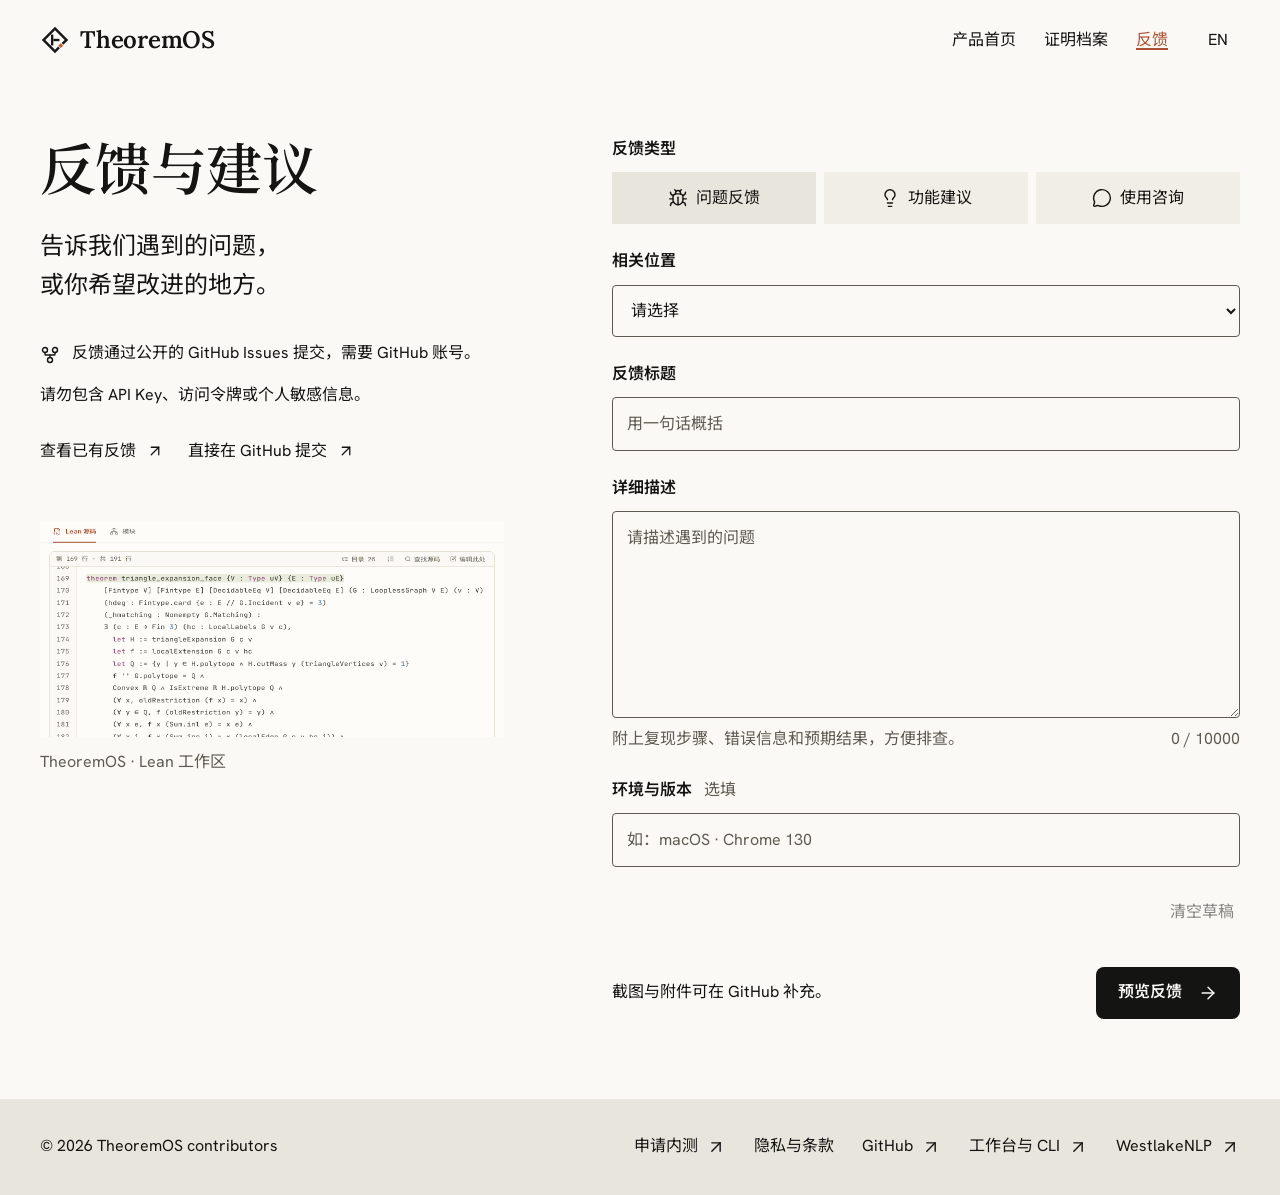
<file: feedback.html>
<!doctype html>
<html lang="zh-CN">
<head>
  <meta charset="utf-8">
  <meta name="viewport" content="width=device-width, initial-scale=1">
  <meta name="description" content="向 TheoremOS 提交问题反馈、功能建议或使用咨询，在 GitHub Issues 中跟进处理。">
  <meta name="theme-color" content="#ffffff">
  <meta property="og:title" content="TheoremOS | 反馈与建议">
  <meta property="og:description" content="告诉我们遇到的问题，或你希望 TheoremOS 做得更好的地方。">
  <meta property="og:type" content="website">
  <meta property="og:image" content="https://theoremos.top/assets/social-preview.png">
  <link rel="alternate" hreflang="zh-CN" href="https://theoremos.top/feedback.html">
  <link rel="alternate" hreflang="en" href="https://theoremos.top/en/feedback.html">
  <link rel="icon" type="image/svg+xml" href="assets/favicon.svg">
  <link rel="stylesheet" href="landing.css">
  <link rel="stylesheet" href="feedback.css">
  <title>TheoremOS | 反馈与建议</title>
  <link rel="stylesheet" href="smooth-scroll.css">
  <link rel="stylesheet" href="scroll-effects.css">
</head>
<body class="feedback-page">
  <a class="skip-link" href="#main">跳到内容</a>
  <header class="site-header">
    <div class="header-inner wrap">
      <a class="brand" href="index.html" aria-label="TheoremOS 首页"><img src="assets/mark.svg" alt="" width="31" height="31"><span>Theorem<span class="brand-os">OS</span></span></a>
      <nav class="feedback-nav" aria-label="主导航"><a href="index.html">产品首页</a><a href="archive.html">证明档案</a><a href="feedback.html" aria-current="page">反馈</a><a class="lang-link" href="en/feedback.html" hreflang="en" lang="en" aria-label="English version">EN</a></nav>
    </div>
  </header>

  <main class="feedback-layout wrap" id="main">
    <section class="feedback-intro" aria-labelledby="feedback-title">
      <h1 id="feedback-title">反馈与建议</h1>
      <p class="feedback-lead">告诉我们遇到的问题，<br>或你希望改进的地方。</p>
      <div class="feedback-destination"><i data-lucide="git-fork"></i><p>反馈通过公开的 <span>GitHub Issues</span> 提交，需要 GitHub 账号。</p></div>
      <p class="feedback-privacy">请勿包含 API Key、访问令牌或个人敏感信息。</p>
      <div class="feedback-resources"><a class="text-link" href="https://github.com/HuggingMath/TheoremOS/issues" target="_blank" rel="noreferrer">查看已有反馈<i data-lucide="arrow-up-right"></i></a><a class="text-link" href="https://github.com/HuggingMath/TheoremOS/issues/new" target="_blank" rel="noreferrer">直接在 GitHub 提交<i data-lucide="arrow-up-right"></i></a></div>
      <figure class="feedback-product"><a href="assets/workbench-source-detail.png" target="_blank" rel="noreferrer" aria-label="查看完整 Lean 工作区截图"><img src="assets/workbench-source-detail.png" alt="TheoremOS Lean 工作区中的 Mathlib 证明草稿。" width="953" height="444"></a><figcaption>TheoremOS · Lean 工作区</figcaption></figure>
    </section>

    <section class="feedback-editor" aria-label="填写反馈">
      <div id="feedback-fallback"><p>在 GitHub 提交反馈并跟进回复。</p><a class="button button-dark" href="https://github.com/HuggingMath/TheoremOS/issues/new" target="_blank" rel="noreferrer">前往 GitHub 提交<i data-lucide="arrow-up-right"></i></a></div>
      <form id="feedback-form" hidden>
        <fieldset class="feedback-kind"><legend>反馈类型</legend><div class="feedback-kind-options">
          <label><input type="radio" name="feedback-kind" value="bug" checked><span><i data-lucide="bug"></i>问题反馈</span></label>
          <label><input type="radio" name="feedback-kind" value="feature"><span><i data-lucide="lightbulb"></i>功能建议</span></label>
          <label><input type="radio" name="feedback-kind" value="question"><span><i data-lucide="message-circle"></i>使用咨询</span></label>
        </div></fieldset>

        <div class="feedback-field"><label for="feedback-area">相关位置</label><select id="feedback-area" required><option value="" disabled selected>请选择</option><option value="workbench">网页工作台</option><option value="website">官网与证明档案</option><option value="lean">Lean / Mathlib</option><option value="access">内测与账号</option><option value="other">其他</option></select></div>
        <div class="feedback-field"><label for="feedback-subject">反馈标题</label><input id="feedback-subject" type="text" maxlength="100" required placeholder="用一句话概括" autocomplete="off"></div>
        <div class="feedback-field"><label for="feedback-description">详细描述</label><textarea id="feedback-description" rows="7" maxlength="10000" required aria-describedby="feedback-description-hint feedback-count" placeholder="请描述遇到的问题"></textarea><div class="feedback-field-meta"><p id="feedback-description-hint">附上复现步骤、错误信息和预期结果，方便排查。</p><span id="feedback-count">0 / 10000</span></div></div>
        <div class="feedback-field"><label for="feedback-environment">环境与版本 <span>选填</span></label><input id="feedback-environment" type="text" maxlength="240" placeholder="如：macOS · Chrome 130" autocomplete="off"></div>
        <div class="feedback-draft-row"><p id="feedback-draft-status" role="status" aria-live="polite"></p><button class="text-link" id="feedback-clear-draft" type="button" disabled>清空草稿</button></div>
        <div class="feedback-submit-row"><p>截图与附件可在 GitHub 补充。</p><button class="button button-dark" id="feedback-preview" type="submit">预览反馈<i data-lucide="arrow-right"></i></button></div>
      </form>
    </section>
  </main>

  <footer class="feedback-footer"><div class="wrap"><span>© 2026 TheoremOS contributors</span><a href="index.html#start">申请内测<i data-lucide="arrow-up-right"></i></a><a href="privacy.html">隐私与条款</a><a href="https://github.com/HuggingMath/TheoremOS" target="_blank" rel="noreferrer">GitHub<i data-lucide="arrow-up-right"></i></a><a href="https://github.com/HuggingMath/theorem-os" target="_blank" rel="noreferrer">工作台与 CLI<i data-lucide="arrow-up-right"></i></a><a href="https://westlakenlp.com/" target="_blank" rel="noreferrer">WestlakeNLP<i data-lucide="arrow-up-right"></i></a></div></footer>

  <dialog class="feedback-review" id="feedback-review" aria-labelledby="feedback-review-title" aria-describedby="feedback-review-note">
    <div class="feedback-review-heading"><h2 id="feedback-review-title">确认反馈</h2><button class="feedback-icon-button" id="feedback-review-close" type="button" title="返回修改" aria-label="返回修改"><i data-lucide="x"></i></button></div>
    <p id="feedback-review-summary"></p>
    <p id="feedback-review-note"></p>
    <label class="sr-only" for="feedback-markdown">反馈 Markdown 全文</label><textarea id="feedback-markdown" rows="10" readonly spellcheck="false"></textarea>
    <div class="feedback-review-actions"><div class="feedback-export"><button class="feedback-icon-button" id="feedback-copy" type="button" title="复制反馈全文" aria-label="复制反馈全文"><i data-lucide="copy"></i></button><button class="feedback-icon-button" id="feedback-download" type="button" title="下载 Markdown" aria-label="下载反馈 Markdown"><i data-lucide="download"></i></button></div><a class="button button-dark" id="feedback-github" data-umami-event="feedback-github" href="https://github.com/HuggingMath/TheoremOS/issues/new" target="_blank" rel="noreferrer">前往 GitHub 发布<i data-lucide="arrow-up-right"></i></a></div>
    <p class="feedback-export-status" id="feedback-export-status" role="status"></p>
  </dialog>
  <script defer src="feedback.js"></script>
  <script src="assets/vendor/lenis-1.3.27.min.js" defer></script>
  <script src="smooth-scroll.js" defer></script>
  <script src="scroll-effects.js" defer></script>
</body>
</html>
</file>
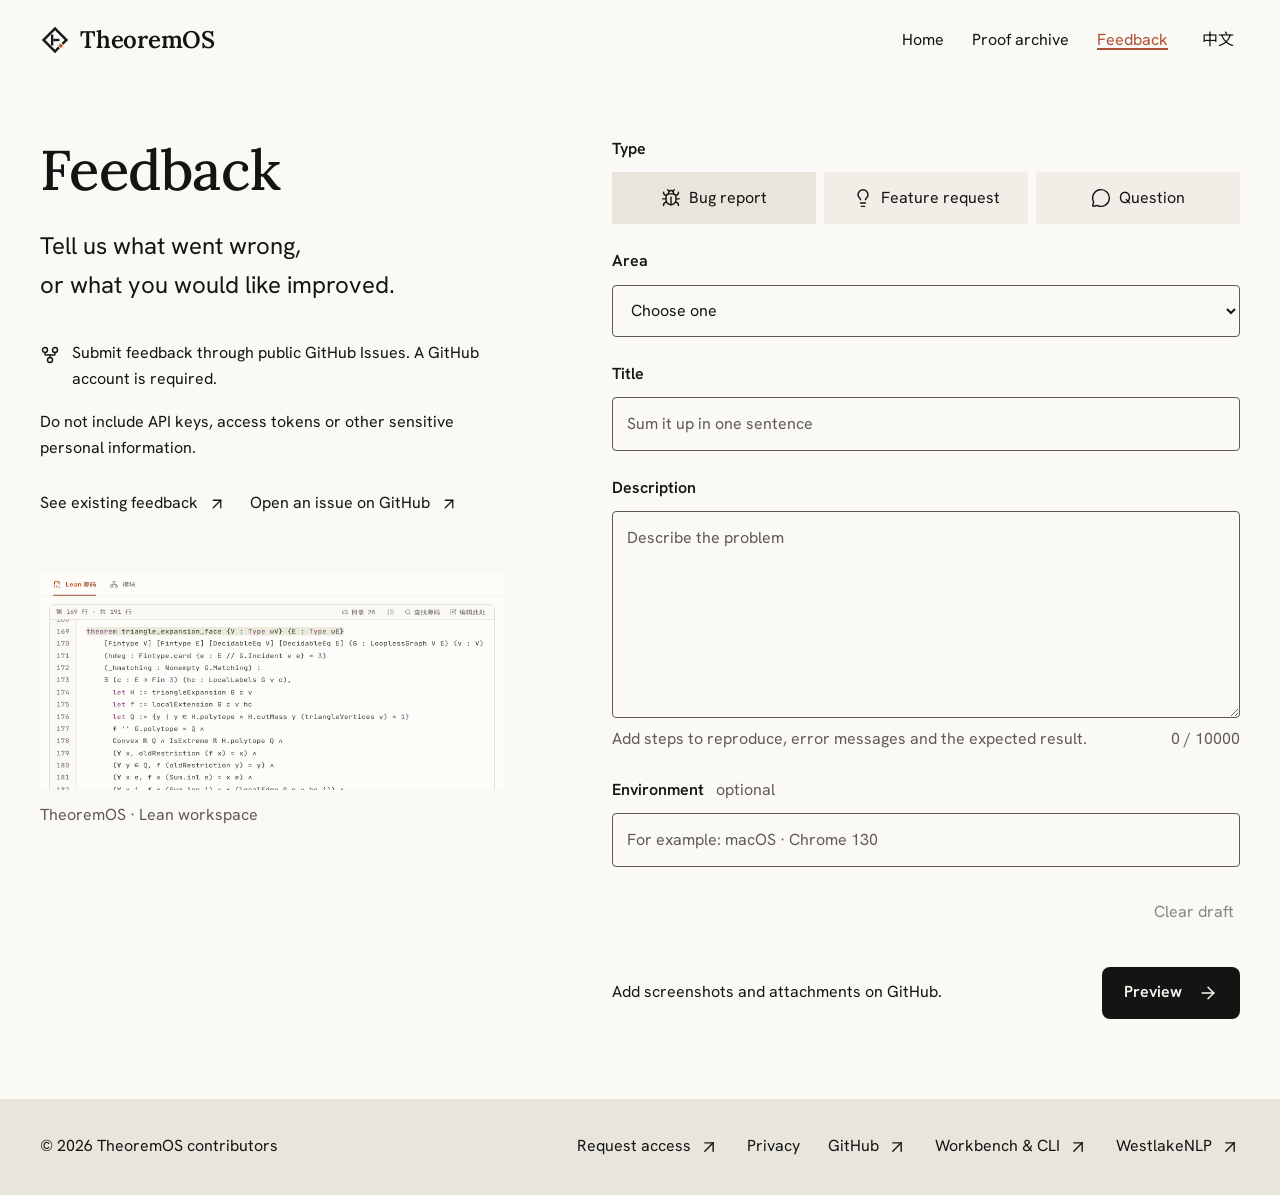
<file: en/feedback.html>
<!doctype html>
<html lang="en">
<head>
  <meta charset="utf-8">
  <meta name="viewport" content="width=device-width, initial-scale=1">
  <meta name="description" content="Send TheoremOS a bug report, feature request or question, and follow up in GitHub Issues.">
  <meta name="theme-color" content="#ffffff">
  <meta property="og:title" content="TheoremOS | Feedback">
  <meta property="og:description" content="Tell us what went wrong, or what you would like TheoremOS to do better.">
  <meta property="og:type" content="website">
  <meta property="og:image" content="https://theoremos.top/assets/social-preview-en.png">
  <link rel="alternate" hreflang="zh-CN" href="https://theoremos.top/feedback.html">
  <link rel="alternate" hreflang="en" href="https://theoremos.top/en/feedback.html">
  <link rel="icon" type="image/svg+xml" href="../assets/favicon.svg">
  <link rel="stylesheet" href="../landing.css">
  <link rel="stylesheet" href="../feedback.css">
  <title>TheoremOS | Feedback</title>
  <link rel="stylesheet" href="../smooth-scroll.css">
  <link rel="stylesheet" href="../scroll-effects.css">
</head>
<body class="feedback-page">
  <a class="skip-link" href="#main">Skip to content</a>
  <header class="site-header">
    <div class="header-inner wrap">
      <a class="brand" href="index.html" aria-label="TheoremOS home"><img src="../assets/mark.svg" alt="" width="31" height="31"><span>Theorem<span class="brand-os">OS</span></span></a>
      <nav class="feedback-nav" aria-label="Main navigation"><a href="index.html">Home</a><a href="archive.html">Proof archive</a><a href="feedback.html" aria-current="page">Feedback</a><a class="lang-link" href="../feedback.html" hreflang="zh-CN" lang="zh-CN" aria-label="中文版">中文</a></nav>
    </div>
  </header>

  <main class="feedback-layout wrap" id="main">
    <section class="feedback-intro" aria-labelledby="feedback-title">
      <h1 id="feedback-title">Feedback</h1>
      <p class="feedback-lead">Tell us what went wrong,<br>or what you would like improved.</p>
      <div class="feedback-destination"><i data-lucide="git-fork"></i><p>Submit feedback through public <span>GitHub Issues</span>. A GitHub account is required.</p></div>
      <p class="feedback-privacy">Do not include API keys, access tokens or other sensitive personal information.</p>
      <div class="feedback-resources"><a class="text-link" href="https://github.com/HuggingMath/TheoremOS/issues" target="_blank" rel="noreferrer">See existing feedback<i data-lucide="arrow-up-right"></i></a><a class="text-link" href="https://github.com/HuggingMath/TheoremOS/issues/new" target="_blank" rel="noreferrer">Open an issue on GitHub<i data-lucide="arrow-up-right"></i></a></div>
      <figure class="feedback-product"><a href="../assets/workbench-source-detail.png" target="_blank" rel="noreferrer" aria-label="View the full Lean workspace screenshot"><img src="../assets/workbench-source-detail.png" alt="A Mathlib proof draft in the TheoremOS Lean workspace." width="953" height="444"></a><figcaption>TheoremOS · Lean workspace</figcaption></figure>
    </section>

    <section class="feedback-editor" aria-label="Write feedback">
      <div id="feedback-fallback"><p>Open a GitHub issue to submit feedback and follow replies.</p><a class="button button-dark" href="https://github.com/HuggingMath/TheoremOS/issues/new" target="_blank" rel="noreferrer">Open an issue on GitHub<i data-lucide="arrow-up-right"></i></a></div>
      <form id="feedback-form" hidden>
        <fieldset class="feedback-kind"><legend>Type</legend><div class="feedback-kind-options">
          <label><input type="radio" name="feedback-kind" value="bug" checked><span><i data-lucide="bug"></i>Bug report</span></label>
          <label><input type="radio" name="feedback-kind" value="feature"><span><i data-lucide="lightbulb"></i>Feature request</span></label>
          <label><input type="radio" name="feedback-kind" value="question"><span><i data-lucide="message-circle"></i>Question</span></label>
        </div></fieldset>

        <div class="feedback-field"><label for="feedback-area">Area</label><select id="feedback-area" required><option value="" disabled selected>Choose one</option><option value="workbench">Web workbench</option><option value="website">Website and proof archive</option><option value="lean">Lean / Mathlib</option><option value="access">Early access and accounts</option><option value="other">Other</option></select></div>
        <div class="feedback-field"><label for="feedback-subject">Title</label><input id="feedback-subject" type="text" maxlength="100" required placeholder="Sum it up in one sentence" autocomplete="off"></div>
        <div class="feedback-field"><label for="feedback-description">Description</label><textarea id="feedback-description" rows="7" maxlength="10000" required aria-describedby="feedback-description-hint feedback-count" placeholder="Describe the problem"></textarea><div class="feedback-field-meta"><p id="feedback-description-hint">Add steps to reproduce, error messages and the expected result.</p><span id="feedback-count">0 / 10000</span></div></div>
        <div class="feedback-field"><label for="feedback-environment">Environment <span>optional</span></label><input id="feedback-environment" type="text" maxlength="240" placeholder="For example: macOS · Chrome 130" autocomplete="off"></div>
        <div class="feedback-draft-row"><p id="feedback-draft-status" role="status" aria-live="polite"></p><button class="text-link" id="feedback-clear-draft" type="button" disabled>Clear draft</button></div>
        <div class="feedback-submit-row"><p>Add screenshots and attachments on GitHub.</p><button class="button button-dark" id="feedback-preview" type="submit">Preview<i data-lucide="arrow-right"></i></button></div>
      </form>
    </section>
  </main>

  <footer class="feedback-footer"><div class="wrap"><span>© 2026 TheoremOS contributors</span><a href="index.html#start">Request access<i data-lucide="arrow-up-right"></i></a><a href="privacy.html">Privacy</a><a href="https://github.com/HuggingMath/TheoremOS" target="_blank" rel="noreferrer">GitHub<i data-lucide="arrow-up-right"></i></a><a href="https://github.com/HuggingMath/theorem-os" target="_blank" rel="noreferrer">Workbench &amp; CLI<i data-lucide="arrow-up-right"></i></a><a href="https://westlakenlp.com/" target="_blank" rel="noreferrer">WestlakeNLP<i data-lucide="arrow-up-right"></i></a></div></footer>

  <dialog class="feedback-review" id="feedback-review" aria-labelledby="feedback-review-title" aria-describedby="feedback-review-note">
    <div class="feedback-review-heading"><h2 id="feedback-review-title">Review your feedback</h2><button class="feedback-icon-button" id="feedback-review-close" type="button" title="Back to editing" aria-label="Back to editing"><i data-lucide="x"></i></button></div>
    <p id="feedback-review-summary"></p>
    <p id="feedback-review-note"></p>
    <label class="sr-only" for="feedback-markdown">Full feedback in Markdown</label><textarea id="feedback-markdown" rows="10" readonly spellcheck="false"></textarea>
    <div class="feedback-review-actions"><div class="feedback-export"><button class="feedback-icon-button" id="feedback-copy" type="button" title="Copy the full text" aria-label="Copy the full text"><i data-lucide="copy"></i></button><button class="feedback-icon-button" id="feedback-download" type="button" title="Download Markdown" aria-label="Download the feedback as Markdown"><i data-lucide="download"></i></button></div><a class="button button-dark" id="feedback-github" data-umami-event="feedback-github" href="https://github.com/HuggingMath/TheoremOS/issues/new" target="_blank" rel="noreferrer">Publish on GitHub<i data-lucide="arrow-up-right"></i></a></div>
    <p class="feedback-export-status" id="feedback-export-status" role="status"></p>
  </dialog>
  <script defer src="../feedback.js"></script>
  <script src="../assets/vendor/lenis-1.3.27.min.js" defer></script>
  <script src="../smooth-scroll.js" defer></script>
  <script src="../scroll-effects.js" defer></script>
</body>
</html>
</file>
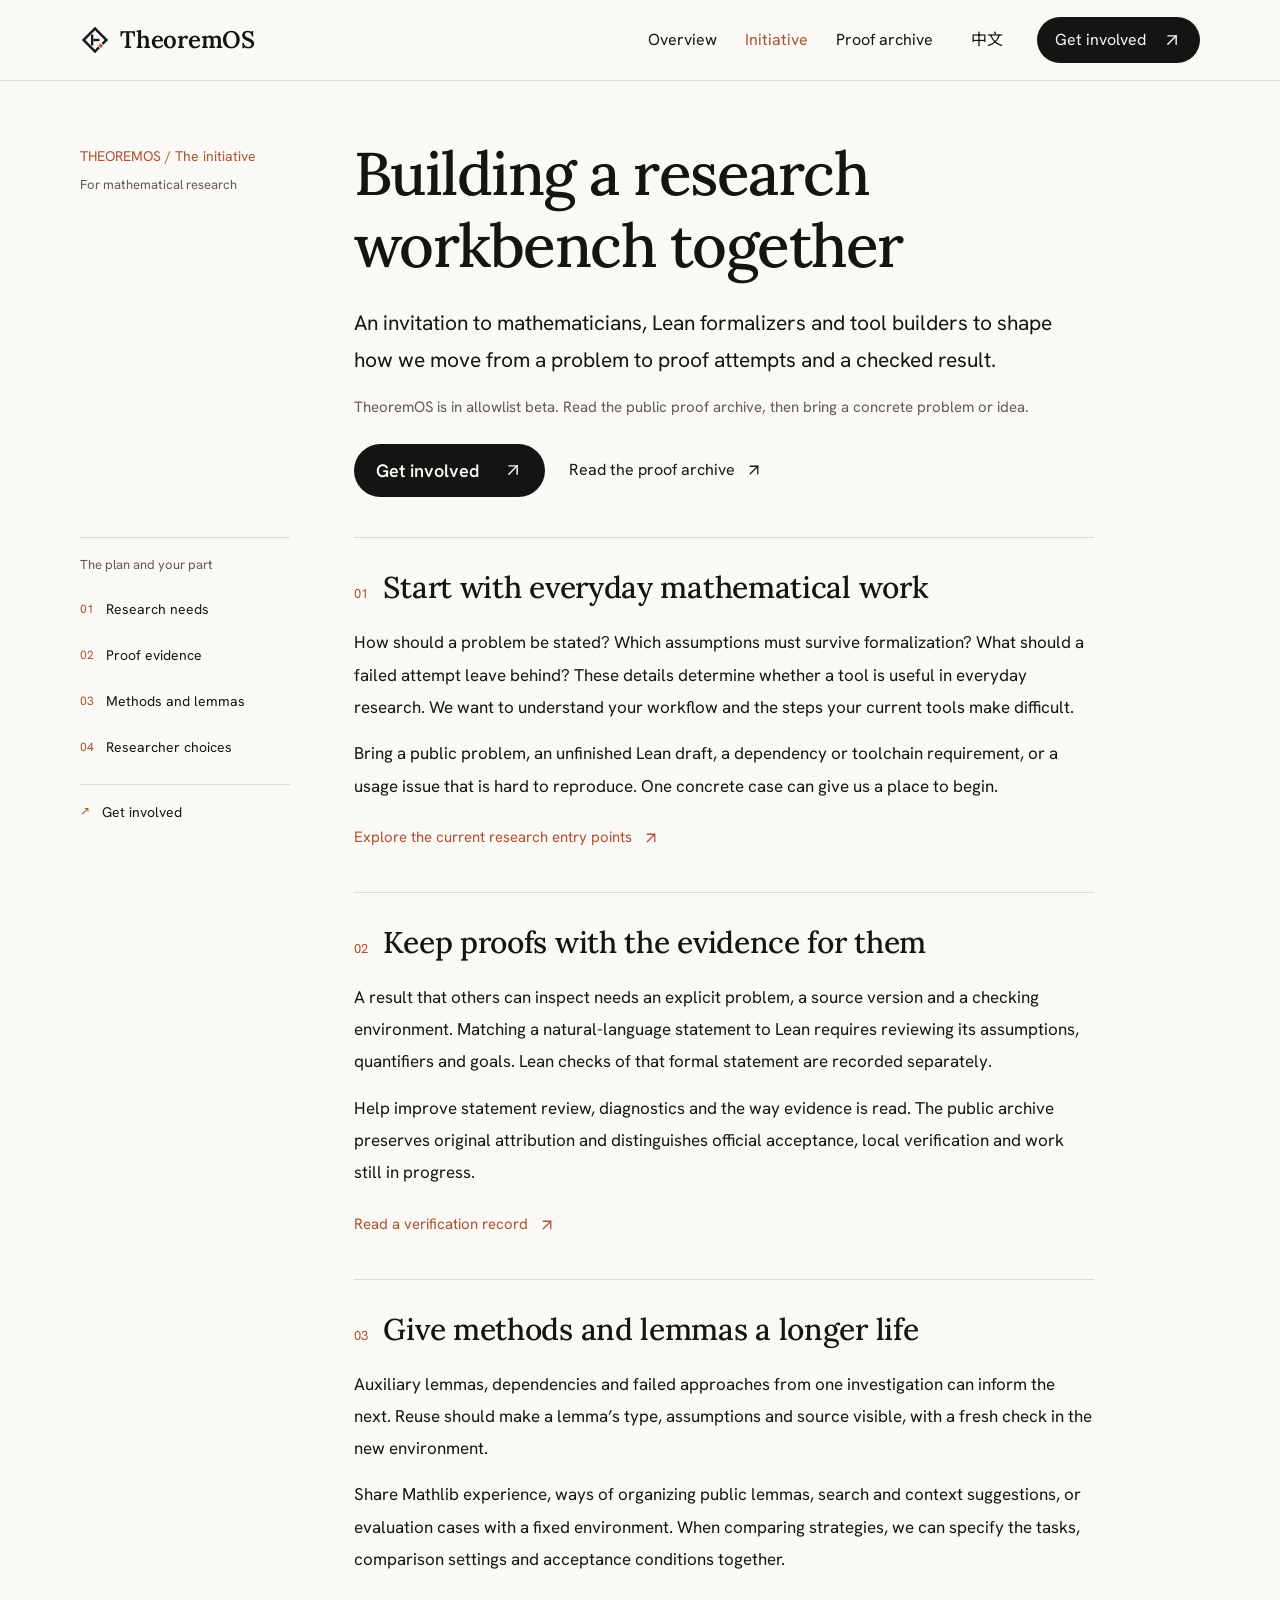
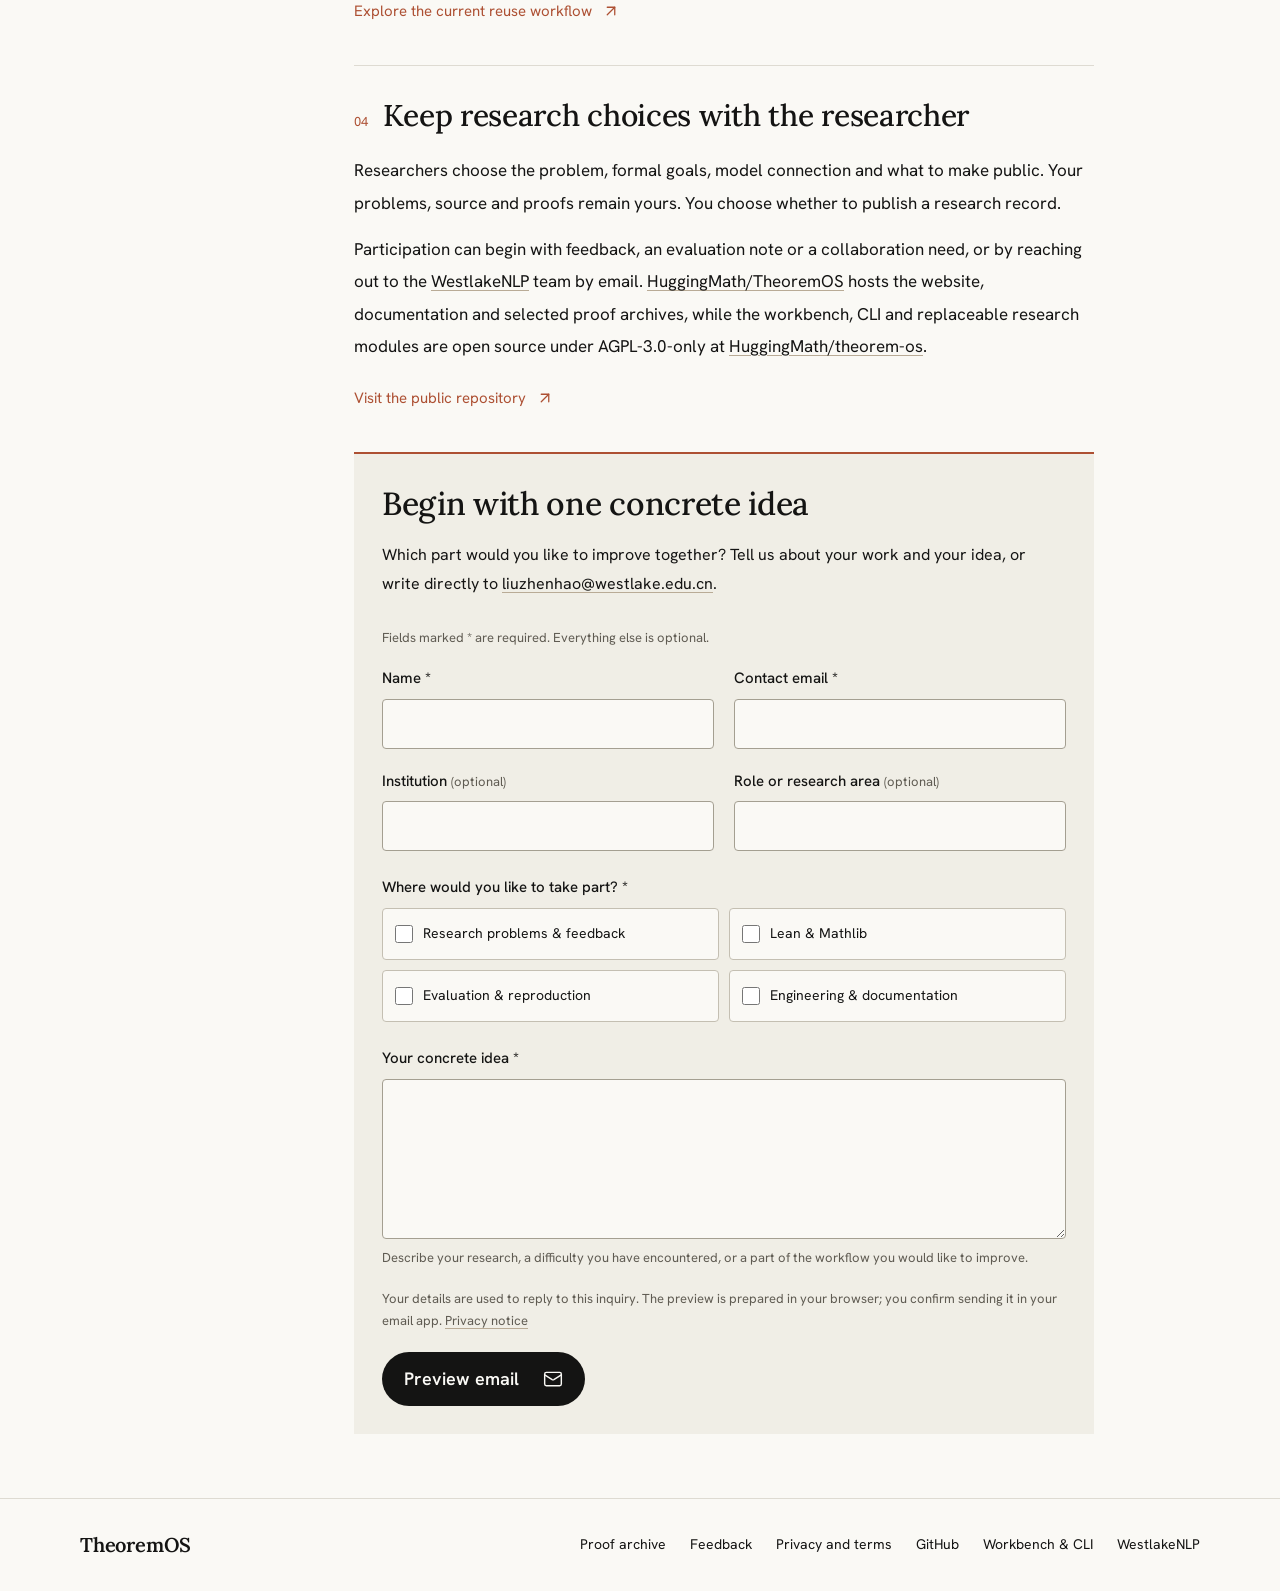
<file: en/initiative.html>
<!doctype html>
<html data-type="software" lang="en">
<head>
  <meta charset="utf-8">
  <meta name="page-type" content="software">
  <meta name="site-kind" content="software">
  <meta name="viewport" content="width=device-width, initial-scale=1">
  <meta name="description" content="An invitation to mathematicians, Lean formalizers and tool builders to improve research workflows, proof evidence and method reuse with TheoremOS.">
  <meta name="theme-color" content="#faf9f5">
  <meta property="og:title" content="TheoremOS | Initiative">
  <meta property="og:description" content="An invitation to mathematicians, Lean formalizers and tool builders to improve research workflows, proof evidence and method reuse with TheoremOS.">
  <meta property="og:type" content="website">
  <meta property="og:url" content="https://theoremos.top/en/initiative">
  <meta property="og:image" content="https://theoremos.top/assets/social-preview-en.png">
  <meta name="twitter:card" content="summary_large_image">
  <link rel="canonical" href="https://theoremos.top/en/initiative">
  <link rel="alternate" hreflang="zh-CN" href="https://theoremos.top/initiative">
  <link rel="alternate" hreflang="en" href="https://theoremos.top/en/initiative">
  <link rel="icon" type="image/svg+xml" href="../assets/favicon.svg">
  <link rel="stylesheet" href="../landing.css">
  <link rel="stylesheet" href="../initiative.css">
  <title>TheoremOS | Initiative</title>
  <link rel="stylesheet" href="../smooth-scroll.css">
  <link rel="stylesheet" href="../scroll-effects.css">
</head>
<body class="initiative-page">
  <!-- Existing Ojo palette and serif pairing; compact editorial article and email-preview form, as requested. -->
  <a class="skip-link" href="#main">Skip to content</a>
  <header class="site-header nav">
    <div class="header-inner wrap">
      <a class="brand" href="index.html" aria-label="TheoremOS home"><img src="../assets/mark.svg" alt="" width="31" height="31"><span>Theorem<span class="brand-os">OS</span></span></a>
      <nav class="desktop-nav" aria-label="Main navigation"><a href="index.html">Overview</a><a href="initiative.html" aria-current="page">Initiative</a><a href="archive.html">Proof archive</a></nav>
      <div class="header-actions"><a class="lang-link" href="../initiative.html" hreflang="zh-CN" lang="zh-CN" aria-label="中文版">中文</a><a class="nav-start" href="#participate">Get involved<i data-lucide="arrow-up-right"></i></a><button class="menu-toggle" type="button" aria-label="Open navigation" aria-expanded="false" aria-controls="mobile-nav"><i data-lucide="menu"></i><i data-lucide="x"></i></button></div>
    </div>
    <nav class="mobile-nav wrap" id="mobile-nav" aria-label="Mobile navigation" hidden><a href="index.html">Overview<i data-lucide="arrow-up-right"></i></a><a href="initiative.html" aria-current="page">Initiative<i data-lucide="arrow-up-right"></i></a><a href="archive.html">Proof archive<i data-lucide="arrow-up-right"></i></a><a href="#participate">Get involved<i data-lucide="arrow-down-right"></i></a></nav>
  </header>
  <main id="main" tabindex="-1">
    <div class="initiative-intro wrap">
      <p class="initiative-edition">THEOREMOS / The initiative<span>For mathematical research</span></p>
      <div>
        <h1><span>Building a research</span><span>workbench together</span></h1>
        <p class="initiative-lead">An invitation to mathematicians, Lean formalizers and tool builders to shape how we move from a problem to proof attempts and a checked result.</p>
        <p class="initiative-fact">TheoremOS is in allowlist beta. Read the public proof archive, then bring a concrete problem or idea.</p>
        <div class="initiative-actions"><a class="button button-dark" href="#participate">Get involved<i data-lucide="arrow-up-right"></i></a><a class="text-link" href="archive.html">Read the proof archive<i data-lucide="arrow-up-right"></i></a></div>
      </div>
    </div>
    <div class="initiative-layout wrap">
      <aside class="initiative-toc" aria-label="The plan and your part"><p>The plan and your part</p><nav><a href="#research"><span>01</span>Research needs</a><a href="#evidence"><span>02</span>Proof evidence</a><a href="#reuse"><span>03</span>Methods and lemmas</a><a href="#researcher"><span>04</span>Researcher choices</a><a class="initiative-toc-join" href="#participate"><span>↗</span>Get involved</a></nav></aside>
      <article class="initiative-article">
      <section class="initiative-chapter" id="research" tabindex="-1" aria-labelledby="research-title">
        <h2 id="research-title"><span aria-hidden="true">01</span>Start with everyday mathematical work</h2>
        <p>How should a problem be stated? Which assumptions must survive formalization? What should a failed attempt leave behind? These details determine whether a tool is useful in everyday research. We want to understand your workflow and the steps your current tools make difficult.</p><p>Bring a public problem, an unfinished Lean draft, a dependency or toolchain requirement, or a usage issue that is hard to reproduce. One concrete case can give us a place to begin.</p>
        <a class="text-link" href="index.html#research-entry">Explore the current research entry points<i data-lucide="arrow-up-right"></i></a>
      </section>
      <section class="initiative-chapter" id="evidence" tabindex="-1" aria-labelledby="evidence-title">
        <h2 id="evidence-title"><span aria-hidden="true">02</span>Keep proofs with the evidence for them</h2>
        <p>A result that others can inspect needs an explicit problem, a source version and a checking environment. Matching a natural-language statement to Lean requires reviewing its assumptions, quantifiers and goals. Lean checks of that formal statement are recorded separately.</p><p>Help improve statement review, diagnostics and the way evidence is read. The public archive preserves original attribution and distinguishes official acceptance, local verification and work still in progress.</p>
        <a class="text-link" href="archive.html#proof=dimitrov&amp;tab=evidence">Read a verification record<i data-lucide="arrow-up-right"></i></a>
      </section>
      <section class="initiative-chapter" id="reuse" tabindex="-1" aria-labelledby="reuse-title">
        <h2 id="reuse-title"><span aria-hidden="true">03</span>Give methods and lemmas a longer life</h2>
        <p>Auxiliary lemmas, dependencies and failed approaches from one investigation can inform the next. Reuse should make a lemma’s type, assumptions and source visible, with a fresh check in the new environment.</p><p>Share Mathlib experience, ways of organizing public lemmas, search and context suggestions, or evaluation cases with a fixed environment. When comparing strategies, we can specify the tasks, comparison settings and acceptance conditions together.</p>
        <a class="text-link" href="index.html#knowledge-reuse">Explore the current reuse workflow<i data-lucide="arrow-up-right"></i></a>
      </section>
      <section class="initiative-chapter" id="researcher" tabindex="-1" aria-labelledby="researcher-title">
        <h2 id="researcher-title"><span aria-hidden="true">04</span>Keep research choices with the researcher</h2>
        <p>Researchers choose the problem, formal goals, model connection and what to make public. Your problems, source and proofs remain yours. You choose whether to publish a research record.</p><p>Participation can begin with feedback, an evaluation note or a collaboration need, or by reaching out to the <a href="https://westlakenlp.com/" target="_blank" rel="noreferrer">WestlakeNLP</a> team by email. <a href="https://github.com/HuggingMath/TheoremOS" target="_blank" rel="noreferrer">HuggingMath/TheoremOS</a> hosts the website, documentation and selected proof archives, while the workbench, CLI and replaceable research modules are open source under AGPL-3.0-only at <a href="https://github.com/HuggingMath/theorem-os" target="_blank" rel="noreferrer">HuggingMath/theorem-os</a>.</p>
        <a class="text-link" href="https://github.com/HuggingMath/TheoremOS" target="_blank" rel="noreferrer">Visit the public repository<i data-lucide="arrow-up-right"></i></a>
      </section>
      <section class="initiative-contact" id="participate" tabindex="-1" aria-labelledby="participate-title">
        <h2 id="participate-title">Begin with one concrete idea</h2>
        <p>Which part would you like to improve together? Tell us about your work and your idea, or write directly to <a href="mailto:liuzhenhao@westlake.edu.cn">liuzhenhao@westlake.edu.cn</a>.</p>
        <form class="initiative-form" data-initiative-form novalidate hidden>
          <p class="initiative-required">Fields marked * are required. Everything else is optional.</p>
          <div class="initiative-fields">
            <div class="initiative-field"><label for="initiative-name">Name *</label><input id="initiative-name" name="name" type="text" autocomplete="name" maxlength="120" aria-describedby="initiative-name-error" required><p class="initiative-field-error" id="initiative-name-error" hidden></p></div>
            <div class="initiative-field"><label for="initiative-email">Contact email *</label><input id="initiative-email" name="email" type="email" autocomplete="email" maxlength="254" aria-describedby="initiative-email-error" required><p class="initiative-field-error" id="initiative-email-error" hidden></p></div>
            <div class="initiative-field"><label for="initiative-institution">Institution <span>(optional)</span></label><input id="initiative-institution" name="institution" type="text" autocomplete="organization" maxlength="200"></div>
            <div class="initiative-field"><label for="initiative-role">Role or research area <span>(optional)</span></label><input id="initiative-role" name="role" type="text" autocomplete="organization-title" maxlength="120"></div>
          </div>
          <fieldset><legend>Where would you like to take part? *</legend><div class="initiative-choices"><label><input type="checkbox" name="area" value="research" aria-describedby="initiative-choices-error"><span>Research problems & feedback</span></label><label><input type="checkbox" name="area" value="lean" aria-describedby="initiative-choices-error"><span>Lean & Mathlib</span></label><label><input type="checkbox" name="area" value="evaluation" aria-describedby="initiative-choices-error"><span>Evaluation & reproduction</span></label><label><input type="checkbox" name="area" value="engineering" aria-describedby="initiative-choices-error"><span>Engineering & documentation</span></label></div><p class="initiative-field-error" id="initiative-choices-error" hidden></p></fieldset>
          <div class="initiative-field"><label for="initiative-message">Your concrete idea *</label><textarea id="initiative-message" name="message" rows="5" maxlength="6000" aria-describedby="initiative-message-help initiative-message-error" required></textarea><p class="initiative-field-help" id="initiative-message-help">Describe your research, a difficulty you have encountered, or a part of the workflow you would like to improve.</p><p class="initiative-field-error" id="initiative-message-error" hidden></p></div>
          <p class="initiative-form-note">Your details are used to reply to this inquiry. The preview is prepared in your browser; you confirm sending it in your email app. <a href="privacy.html#privacy">Privacy notice</a></p>
          <button class="button button-dark initiative-submit" type="submit">Preview email<i data-lucide="mail"></i></button>
        </form>
        <div class="initiative-preview" data-initiative-preview hidden>
          <h3 tabindex="-1">Review your email</h3>
          <p>Your email has not been sent. Check the text, then confirm sending in your email app, or copy or download the full text.</p>
          <label for="initiative-email-text">Full email text</label><textarea id="initiative-email-text" data-email-text readonly rows="14"></textarea>
          <div class="initiative-preview-tools"><button class="text-link" type="button" data-copy-email>Copy full text<i data-lucide="copy"></i></button><button class="text-link" type="button" data-download-email>Download text<i data-lucide="download"></i></button></div>
          <p class="initiative-copy-status" data-copy-status role="status" aria-atomic="true"></p>
          <p class="initiative-long-note" data-long-email hidden>This message is long, so the email app will receive only the recipient and subject. Copy the full text or download it first, then paste it into the email body.</p>
          <div class="initiative-preview-actions"><a class="button button-dark" data-open-email href="mailto:liuzhenhao@westlake.edu.cn">Open email app<i data-lucide="mail"></i></a><button class="text-link" type="button" data-edit-email>Back to editing</button></div>
        </div>
        <noscript><p>You can email your background and participation idea directly to <a href="mailto:liuzhenhao@westlake.edu.cn">liuzhenhao@westlake.edu.cn</a>.</p></noscript>
      </section>
      </article>
    </div>
  </main>
  <footer class="initiative-footer"><div class="wrap"><a class="brand" href="index.html">TheoremOS</a><nav aria-label="Footer links"><a href="archive.html">Proof archive</a><a href="feedback.html">Feedback</a><a href="privacy.html">Privacy and terms</a><a href="https://github.com/HuggingMath/TheoremOS" target="_blank" rel="noreferrer">GitHub</a><a href="https://github.com/HuggingMath/theorem-os" target="_blank" rel="noreferrer">Workbench &amp; CLI</a><a href="https://westlakenlp.com/" target="_blank" rel="noreferrer">WestlakeNLP</a></nav></div></footer>
  <script src="../initiative.js" defer></script>
  <script src="../assets/vendor/lenis-1.3.27.min.js" defer></script>
  <script src="../smooth-scroll.js" defer></script>
  <script src="../scroll-effects.js" defer></script>
</body>
</html>
</file>
<file: replay.css>
/* The recorded proof player stays identical in the homepage, archive and shared classics. */
.replay-window {
  --tool: #1c1b18;
  --tool-surface: #26241f;
  --tool-active: #3a362e;
  --tool-ink: #f0eee6;
  --tool-muted: #b0aea5;
  --tool-line: #3d3a33;
  --tool-green: #c3cf9f;
  --syntax-keyword: #e3a6c8;
  --syntax-type: #eac48a;
  --step-small: 14px;
  --radius: 8px;
  min-width: 0;
}
.replay-window button { font: inherit; color: inherit; border: 0; background: none; cursor: pointer; }
.replay-window :focus-visible { outline: 2px solid var(--tool-green); outline-offset: -3px; }
.replay-window a:hover { color: var(--tool-green); }
.replay-window code, .replay-window pre { font-family: var(--mono); }
/* The saved replay uses the product's own interface conventions. */
.replay-window { background: var(--tool); color: var(--tool-ink); overflow: hidden; border-radius: var(--radius); }
.replay-window .replay-chrome { display: flex; align-items: center; justify-content: space-between; gap: 16px; min-height: 44px; padding: 10px 20px; background: var(--tool-surface); font-size: var(--step-small); }
.replay-window .replay-badge { display: inline-flex; align-items: center; gap: 8px; }
.replay-window .status-dot { width: 6px; height: 6px; display: inline-block; border-radius: 50%; background: var(--tool-green); flex-shrink: 0; }
.replay-window .replay-tabs { display: grid; grid-template-columns: repeat(4, minmax(0, 1fr)); }
.replay-window .replay-tabs > button { display: flex; align-items: center; justify-content: center; gap: 8px; min-height: 56px; padding: 10px 8px; color: var(--tool-muted); font-size: var(--step-small); }
.replay-window .replay-tabs > button:hover { background: var(--tool-surface); color: var(--tool-ink); }
.replay-window .replay-tabs > button[aria-selected="true"] { background: var(--tool-active); color: var(--tool-ink); }
.replay-window .replay-tabs svg { width: 16px; height: 16px; }
.replay-window .replay-toolbar { display: grid; grid-template-columns: auto minmax(0, 1fr) auto; align-items: center; gap: 16px; min-height: 64px; padding: 8px 16px; background: var(--tool-surface); font-size: var(--step-small); }
.replay-window .replay-playback { display: flex; align-items: center; gap: 4px; }
.replay-window .replay-playback > button { display: grid; place-items: center; width: 44px; height: 44px; padding: 0; color: var(--tool-ink); }
.replay-window .replay-playback > button:first-child { background: var(--tool-active); color: var(--tool-green); }
.replay-window .replay-playback > button:hover:not(:disabled) { background: var(--tool-line); }
.replay-window .replay-playback > button:disabled { opacity: .4; cursor: default; }
.replay-window .replay-playback svg { width: 18px; height: 18px; }
.replay-window #replay-play .lucide-pause, .replay-window #replay-play[aria-pressed="true"] .lucide-play { display: none; }
.replay-window #replay-play[aria-pressed="true"] .lucide-pause { display: block; }
.replay-window .replay-position { display: flex; align-items: center; justify-content: flex-end; gap: 12px; min-width: 0; }
.replay-window .replay-position > :first-child { white-space: nowrap; color: var(--tool-muted); }
.replay-window .replay-state { white-space: nowrap; color: var(--tool-muted); }
.replay-window .replay-progress { height: 4px; overflow: hidden; background: var(--tool-line); }
.replay-window .replay-progress-fill { display: block; width: 100%; height: 100%; background: var(--tool-green); transform-origin: left center; }
.replay-window .replay-editor { min-width: 0; }
.replay-window .replay-panel { min-height: 268px; }
.replay-window .editor-heading { display: flex; align-items: center; justify-content: space-between; gap: 16px; min-height: 48px; padding: 10px 20px; color: var(--tool-muted); font-size: var(--step-small); }
.replay-window .editor-heading > span:first-child { display: flex; align-items: center; gap: 8px; }
.replay-window .editor-heading svg { width: 16px; height: 16px; }
.replay-window .demo-code { margin: 0; padding-block: 12px 22px; overflow: auto; font-size: 14px; line-height: 1.8; }
.replay-window .demo-code > code { display: block; min-width: max-content; }
.replay-window .code-line { display: block; padding-inline: 48px 20px; position: relative; }
.replay-window .code-line::before { content: attr(data-line); position: absolute; left: 20px; color: var(--tool-muted); font-size: 13px; line-height: 1.95; }
.replay-window .code-line.is-change { background: var(--tool-active); }
.replay-window .syntax-keyword { color: var(--syntax-keyword); }
.replay-window .syntax-type { color: var(--syntax-type); }
.replay-window .replay-receipt { padding: 18px 20px; background: var(--tool-surface); min-width: 0; }
.replay-window .receipt-summary { display: flex; align-items: center; justify-content: space-between; gap: 12px 24px; }
.replay-window .receipt-title { display: flex; align-items: center; gap: 8px; min-height: 44px; font-size: var(--step-small); color: var(--tool-muted); cursor: pointer; list-style: none; }
.replay-window .receipt-title::-webkit-details-marker { display: none; }
.replay-window .receipt-local { margin-left: auto; }
.replay-window .receipt-status { display: flex; align-items: center; gap: 12px; }
.replay-window .receipt-check { display: grid; place-items: center; width: 36px; height: 36px; border-radius: 50%; background: var(--tool-green); color: var(--tool); flex-shrink: 0; }
.replay-window .receipt-status strong { display: block; font-size: 18px; font-weight: 600; line-height: 1.4; }
.replay-window .receipt-status code { display: block; margin-top: 2px; font-size: 13px; color: var(--tool-green); }
.replay-window .receipt-targets { display: grid; grid-template-columns: 1fr 1fr; gap: 20px; margin-block: 16px; }
.replay-window .receipt-targets > div { display: flex; align-items: flex-start; gap: 10px; }
.replay-window .receipt-targets svg { width: 16px; height: 16px; margin-top: 5px; color: var(--tool-green); }
.replay-window .receipt-targets strong { display: block; font-size: var(--step-small); font-weight: 400; }
.replay-window .receipt-targets code { display: block; font-size: 13px; color: var(--tool-muted); }
.replay-window .receipt-facts { margin: 0 0 12px; display: grid; gap: 6px; font-size: var(--step-small); }
.replay-window .receipt-facts > div { display: flex; align-items: baseline; justify-content: space-between; gap: 16px; }
.replay-window .receipt-facts dt { color: var(--tool-muted); }
.replay-window .receipt-facts dd { margin: 0; }
.replay-window .receipt-links { display: flex; gap: 4px 16px; flex-wrap: wrap; font-size: var(--step-small); }
.replay-window .receipt-link { display: inline-flex; align-items: center; gap: 8px; min-height: 44px; }
.replay-window .receipt-link svg { width: 16px; height: 16px; }
.replay-window .demo-diagnostic { padding: 10px 20px 20px; }
.replay-window .diagnostic-label { display: inline-flex; align-items: center; gap: 8px; font-size: var(--step-small); color: var(--syntax-keyword); }
.replay-window .demo-diagnostic h3 { font-size: 20px; margin: 10px 0; }
.replay-window .demo-diagnostic p { font-size: var(--step-small); }
.replay-window .demo-diagnostic code { font-size: 13px; }
.replay-window .demo-diagnostic pre { margin: 12px 0; padding: 8px 16px; background: var(--tool-surface); }
.replay-window .diagnostic-hint { color: var(--tool-muted); }
.replay-window .replay-tabs { position: relative; isolation: isolate; }
.replay-window .selection-indicator { position: absolute; inset: 0 auto auto 0; width: 1px; height: 1px; pointer-events: none; background: var(--tool-active); transform-origin: left top; z-index: -1; }
.replay-window .has-selection-indicator > [role="tab"][aria-selected="true"] { background: transparent; }
@media (max-width: 600px) {
  .replay-window .replay-chrome { min-height: 40px; padding: 8px 14px; font-size: 13px; }
  .replay-window .replay-tabs { grid-template-columns: repeat(2, minmax(0, 1fr)); }
  .replay-window .replay-tabs > button { justify-content: flex-start; gap: 8px; min-height: 48px; padding: 10px 14px; }
  .replay-window .replay-tabs svg { margin-left: auto; }
  .replay-window .replay-toolbar { grid-template-columns: auto 1fr; padding: 8px; gap: 8px; }
  .replay-window .replay-position { justify-content: flex-end; padding-right: 6px; }
  .replay-window .replay-position > :last-child { display: none; }
  .replay-window .replay-state { display: none; }
  .replay-window .replay-panel { min-height: 256px; }
  .replay-window .editor-heading { padding-inline: 14px; font-size: 13px; }
  .replay-window .demo-code { font-size: 13px; padding-block: 14px 20px; }
  .replay-window .code-line { padding-inline: 40px 16px; }
  .replay-window .code-line::before { left: 14px; line-height: 1.8; }
  .replay-window .replay-receipt { padding: 16px 14px 8px; }
  .replay-window .receipt-summary { align-items: flex-start; flex-direction: column; gap: 8px; }
  .replay-window .receipt-status strong { font-size: 18px; }
  .replay-window .receipt-links { gap: 4px 16px; }
  .replay-window .receipt-targets { grid-template-columns: 1fr; gap: 12px; }
  .replay-window .receipt-facts > div { flex-wrap: wrap; gap: 2px 16px; }
  .replay-window .demo-diagnostic { padding: 8px 14px 16px; }
  .replay-window .demo-diagnostic h3 { font-size: 18px; }
  .replay-window .diagnostic-label { font-size: 13px; }
}
@media (max-width: 360px) {
  .replay-window .replay-tabs > button { padding-inline: 10px; gap: 6px; font-size: 13px; }
  .replay-window .replay-position { gap: 0; }
  .replay-window .replay-toolbar { gap: 4px; }
  .replay-window .receipt-status strong { font-size: 16px; }
}
@media (prefers-reduced-motion: reduce) {
  .replay-window *, .replay-window *::before, .replay-window *::after { transition-duration: .01ms !important; scroll-behavior: auto !important; }
}
</file>
<file: landing.css>
/* Generated by scripts/subset-site-fonts.py; Latin and CJK ranges are disjoint. */
@font-face {
  font-family: "TheoremOS Sans";
  src: url("[data-uri]") format("woff2");
  font-style: normal;
  font-weight: 400 700;
  font-display: swap;
  unicode-range: U+20-7E,U+A0-FF,U+102,U+131,U+152-153,U+2C6,U+2DA,U+2DC,U+300-301,U+303-304,U+308-309,U+323,U+2013-2014,U+2018-201A,U+201C-201E,U+2022,U+2026,U+2039-203A,U+2044,U+20AC,U+2122,U+2212,U+2215;
}
@font-face {
  font-family: "TheoremOS Sans";
  src: url("assets/fonts/NotoSansSC-landing-ui.woff2") format("woff2");
  font-style: normal;
  font-weight: 400 700;
  font-display: swap;
  unicode-range: U+3001-3002,U+300C-300D,U+4E00,U+4E09-4E0B,U+4E0D-4E0E,U+4E13-4E14,U+4E24,U+4E2A,U+4E2D,U+4E34,U+4E3A-4E3B,U+4E45,U+4E48-4E49,U+4E4B,U+4E5F,U+4E86,U+4E8B,U+4E8E,U+4E94,U+4E9B,U+4EA4,U+4EA7,U+4EAB,U+4EBA,U+4EC0,U+4EC5,U+4ECB,U+4ECD-4ECE,U+4ED6,U+4ED8,U+4EE3-4EE5,U+4EEC,U+4EF6-4EF7,U+4EFB,U+4EFD,U+4F18,U+4F1A,U+4F20,U+4F4D,U+4F53,U+4F55,U+4F5C,U+4F60,U+4F7F,U+4F8B,U+4F9B,U+4F9D,U+4FDD,U+4FE1,U+4FEE,U+5019,U+503C,U+5047,U+505A,U+505C,U+50A8,U+5141,U+5145,U+5148,U+5165,U+5168,U+516C,U+5171,U+5173,U+5176-5177,U+517C,U+5185,U+518D,U+5199,U+51B3,U+51C6,U+51E0,U+51ED,U+51FA-51FB,U+51FD,U+5206-5207,U+5212,U+5217,U+521B,U+521D,U+5220,U+5224,U+5230,U+5236-5237,U+524D,U+526F,U+529B,U+529F-52A1,U+52A8-52A9,U+52FF,U+5305,U+5316,U+5339-533A,U+534F,U+5355,U+5373,U+5386,U+538B,U+539F,U+53C2,U+53CA,U+53CD,U+53D1,U+53D6-53D8,U+53E0,U+53E3,U+53E5-53E6,U+53EA,U+53EF-53F0,U+53F2,U+53F7,U+5404,U+5408,U+540C-540E,U+5411,U+5417,U+5426,U+542B,U+542F,U+544A,U+547D,U+548C,U+54A8,U+54C1,U+54C8,U+54CD,U+54EA,U+5546,U+5668,U+56DB,U+56DE,U+56F4,U+56FA,U+56FE,U+5728,U+5730,U+573A,U+5740,U+5747,U+5757,U+578B,U+57DF,U+57FA,U+586B,U+5883,U+589E,U+58F0,U+5904,U+5907,U+590D,U+5916,U+591A,U+5927,U+5931,U+5939,U+597D,U+5982,U+59CB,U+5B58,U+5B66,U+5B83,U+5B89,U+5B8C,U+5B98,U+5B9A,U+5B9E,U+5BA1,U+5BB9,U+5BBD,U+5BC6,U+5BF9,U+5BFC,U+5C06,U+5C0F,U+5C1A,U+5C1D,U+5C31,U+5C40,U+5C55,U+5C5E,U+5DE5,U+5DEE,U+5DF1-5DF2,U+5E03,U+5E0C,U+5E26,U+5E38,U+5E73,U+5E76,U+5E8F,U+5E93-5E94,U+5EA6,U+5EFA,U+5F00,U+5F0F,U+5F15,U+5F3A,U+5F52-5F53,U+5F55,U+5F62,U+5F80,U+5F85,U+5F97,U+5FAA,U+5FAE,U+5FC3,U+5FC5,U+5FEB,U+6001,U+601D,U+6027,U+603B,U+6062,U+606F,U+60C5,U+60F3,U+610F,U+611F,U+6210-6211,U+6216,U+622A,U+6237,U+6240,U+624B,U+624D,U+6253,U+6267,U+627E,U+628A,U+6298,U+62A5,U+62E9,U+62EC,U+6301,U+6307,U+6309,U+6362,U+636E,U+6392,U+63A2,U+63A5,U+63A8,U+63CF-63D0,U+641C,U+6458,U+64A4,U+64AD,U+64CD,U+652F,U+6536,U+6539,U+653E,U+6548,U+654F,U+6563,U+6570,U+6574,U+6587,U+6599,U+65AD,U+65B0,U+65B9,U+65E0,U+65E5,U+65F6,U+660E,U+662F,U+663E,U+666F,U+6682,U+66F4,U+66FF-6700,U+6709,U+670D,U+671B,U+671F,U+672A-672C,U+673A,U+6743,U+6750,U+675F,U+6761,U+6765,U+677F,U+6784,U+6790,U+679C,U+67E5,U+6807,U+6821,U+6838-6839,U+683C,U+6846,U+6848,U+6863,U+68C0,U+6982,U+6A21,U+6B21,U+6B62-6B65,U+6BB5,U+6BCF,U+6BD4,U+6C42,U+6CBF,U+6CD5,U+6CDB,U+6D41,U+6D4B,U+6D4F,U+6D88,U+6E05,U+6E38,U+6E90,U+6EAF,U+6EDA,U+6EE1,U+70B9,U+7136,U+7167,U+7248,U+724C,U+72B6,U+72EC,U+731C,U+7387,U+73AF-73B0,U+7406,U+751F,U+7528,U+7531,U+753B,U+754C,U+7559,U+7565,U+7591,U+767B,U+7684,U+76D6,U+76D8,U+76EE,U+76F4,U+76F8,U+770B,U+771F,U+77E5,U+7801,U+7814,U+786E,U+78C1,U+793A,U+79BB,U+7A0B,U+7A3F,U+7A76,U+7A7A,U+7A81,U+7A97,U+7ACB,U+7AD9,U+7B2C,U+7B49,U+7B56,U+7B7E,U+7B97,U+7C7B,U+7C98,U+7CFB,U+7D22,U+7EA6-7EA7,U+7EB3,U+7EBF,U+7EC4,U+7EC6-7EC8,U+7ECF,U+7ED1,U+7ED3,U+7ED9,U+7EDC-7EDD,U+7EDF,U+7EE7,U+7EEA,U+7EED,U+7F16,U+7F29,U+7F51,U+7F6E,U+7FA4,U+8005,U+8017,U+8054,U+80FD,U+811A,U+81EA,U+81F3-81F4,U+822A,U+8272,U+8282,U+8303,U+8349,U+83B7,U+884C,U+8865,U+8868,U+88AB,U+88C5,U+8981,U+8986,U+89C1-89C2,U+89C4,U+89C6,U+89C8,U+89D2,U+89E3,U+8BA1,U+8BA4,U+8BA8-8BA9,U+8BAE,U+8BB0,U+8BB8,U+8BBA,U+8BBE-8BBF,U+8BC1,U+8BC6,U+8BC9-8BCA,U+8BD1,U+8BD5,U+8BDD,U+8BE2,U+8BE5-8BE6,U+8BED,U+8BEF,U+8BF4,U+8BF7,U+8BFB,U+8C03,U+8C31,U+8C61,U+8D25-8D26,U+8D28,U+8D34,U+8D39,U+8D44,U+8D56,U+8D77,U+8D85,U+8DB3,U+8DD1,U+8DDF,U+8DE8,U+8DEF,U+8DF3,U+8EAB,U+8F6C,U+8F6E,U+8F7D,U+8F83,U+8F85,U+8F91,U+8F93,U+8FBE,U+8FC7,U+8FD0-8FD1,U+8FD4,U+8FD8-8FD9,U+8FDB,U+8FDE,U+8FF0,U+8FFD,U+9001-9002,U+9009,U+9010,U+901A,U+9020,U+9047,U+9053,U+90E8,U+90FD,U+914D,U+9192,U+91C7,U+91CC-91CD,U+91CF,U+94A5,U+94FE,U+9500,U+9519,U+952E,U+957F,U+95ED-95EE,U+95F4,U+9605,U+9608,U+9636,U+9644-9645,U+9650,U+9664,U+968F-9690,U+9694,U+969C,U+96C6,U+96F6,U+9700,U+9759,U+975E,U+9762,U+9875,U+9879,U+987B,U+9884,U+9886,U+9898,U+989D,U+9988,U+9996,U+9A8C,U+9AA4,U+9ED8,U+FF08-FF09,U+FF0C,U+FF1A-FF1B,U+FF1F;
}
@font-face {
  font-family: "TheoremOS Sans";
  src: url("assets/fonts/NotoSansSC-ui.woff2") format("woff2");
  font-style: normal;
  font-weight: 400 700;
  font-display: swap;
  unicode-range: U+3000,U+3003-300B,U+300E-303F,U+4E22,U+4F59,U+4FA7,U+50CF,U+518C,U+51B2,U+51CF,U+51E1,U+5219,U+5269-526A,U+534A,U+5357,U+5360,U+53CC,U+53F3,U+56E0,U+585E,U+5934,U+5B57,U+5BDF,U+5C11,U+5C3E,U+5C42,U+5DE6,U+5E72,U+5EF6,U+5F02-5F03,U+5F20,U+5F71,U+5F84,U+5FFD,U+60AC,U+6269,U+6295,U+62D2,U+62D6,U+6320,U+6355,U+6545,U+65CF,U+65E7,U+65E9,U+666E,U+66FC,U+680F,U+69DB,U+6BCD,U+6CA1,U+6CE8,U+6D3B,U+6DFB,U+6E10,U+6ED1,U+6EDE,U+7247,U+7269,U+77ED,U+79CD,U+79D2,U+79F0,U+79FB,U+7A0D,U+7AE0,U+7B26,U+7B5B,U+7B80,U+7CBE,U+7D2F,U+7E41,U+7F13,U+7F3A,U+7F72,U+8003,U+82F1,U+85CF,U+8BB2,U+8BCD,U+8D1F,U+8D23,U+8FC1,U+9000,U+9012,U+9017,U+903B,U+91CA,U+955C,U+95E8,U+95F2,U+961F,U+963B,U+987A,U+9891,U+9AD8,U+9ECE,U+FF01-FF07,U+FF0A-FF0B,U+FF0D-FF19,U+FF1C-FF1E,U+FF20-FF5E;
}
@font-face {
  font-family: "TheoremOS Sans";
  src: url("assets/fonts/NotoSansSC-landing-common.woff2") format("woff2");
  font-style: normal;
  font-weight: 400 700;
  font-display: swap;
  unicode-range: U+4E03,U+4E07,U+4E4E,U+4E8C,U+4E91-4E92,U+4F30,U+4F34,U+4FBF,U+5143,U+514D,U+51B5,U+51BB,U+51F8,U+522B,U+523B,U+52BF,U+5300,U+5347,U+53BB,U+53C9,U+5458,U+552E-552F,U+5750,U+591F,U+5929,U+5957,U+5B50,U+5BA2,U+5BF8,U+5C01,U+5C04,U+5C3A,U+5C4A,U+5E74,U+5E7F,U+5FD7,U+5FE0,U+600E,U+6052,U+6070,U+6076,U+6258,U+627F,U+62A4,U+62C5-62C6,U+6388-6389,U+63A7,U+64C5,U+653B,U+653F,U+6620,U+6708,U+6742,U+6781,U+6837,U+684C,U+695A,U+6B27,U+6B3E,U+6C0F,U+6C47,U+6CE2,U+6D45,U+6DF1,U+6EE5,U+70ED,U+7533,U+767D,U+7740,U+7834,U+79C1,U+7ADE,U+7AEF,U+7B14,U+7BA1,U+7BB1,U+7EB8,U+7ECD,U+7ED5,U+7EF4,U+7F8E,U+7FFB,U+800C,U+822C,U+83DC,U+8425,U+8475,U+8A00,U+8BC4,U+8D5B,U+8DDD,U+8E2A,U+8FB9,U+8FDD,U+9006,U+9014,U+904D,U+9075,U+9080,U+90AE,U+90BB,U+91D1,U+949F,U+9632,U+963F,U+9648,U+9876,U+989C;
}
@font-face {
  font-family: "TheoremOS Sans";
  src: url("assets/fonts/NotoSansSC-common.woff2") format("woff2");
  font-style: normal;
  font-weight: 400 700;
  font-display: swap;
  unicode-range: U+4E01,U+4E08,U+4E11,U+4E16,U+4E18-4E1D,U+4E25,U+4E27,U+4E2B,U+4E30,U+4E32,U+4E38-4E39,U+4E3D-4E3E,U+4E43,U+4E4C-4E4D,U+4E4F-4E50,U+4E52-4E54,U+4E56,U+4E58-4E59,U+4E5D-4E5E,U+4E60-4E61,U+4E66,U+4E70-4E71,U+4E73,U+4E7E,U+4E88-4E89,U+4E8F,U+4E95,U+4E9A,U+4EA1-4EA2,U+4EA5-4EA6,U+4EA8-4EA9,U+4EAC-4EAE,U+4EB2,U+4EBF,U+4EC1,U+4EC6-4EC7,U+4ECA,U+4ED1,U+4ED3-4ED5,U+4ED7,U+4ED9,U+4EDF,U+4EEA,U+4EF0,U+4EF2,U+4EFF,U+4F01,U+4F0A,U+4F0D-4F11,U+4F17,U+4F19,U+4F1E-4F1F,U+4F24,U+4F26,U+4F2A,U+4F2F,U+4F36,U+4F38,U+4F3A,U+4F3C,U+4F43,U+4F46,U+4F4E-4F51,U+4F5B,U+4F63,U+4F69,U+4F6C,U+4F6F-4F70,U+4F73,U+4F84,U+4F88,U+4F8D,U+4F97,U+4FA0,U+4FA3,U+4FA5-4FA6,U+4FA8-4FA9,U+4FAE-4FAF,U+4FB5,U+4FC3-4FC4,U+4FCA,U+4FCF-4FD0,U+4FD7-4FD8,U+4FDE,U+4FE9,U+4FED,U+4FEF,U+4FF1,U+4FFA,U+500D,U+5012,U+5014,U+5018,U+501A,U+501F,U+5021,U+5026,U+502A,U+503A,U+503E,U+504F,U+5065,U+5076-5077,U+507F-5080,U+5085,U+5088,U+508D,U+50A3,U+50AC,U+50B2,U+50BB,U+50DA,U+50E7,U+50F3,U+50F5,U+50FB,U+5112,U+5121,U+513F,U+5144,U+5146,U+5149,U+514B,U+5151,U+5154,U+515A,U+515C,U+5162,U+516B,U+516D,U+5170,U+5174-5175,U+5178-5179,U+517B,U+517D,U+5180,U+5188-5189,U+5192,U+5195,U+5197,U+519B-519C,U+51A0,U+51A4,U+51AC,U+51AF-51B0,U+51B6-51B7,U+51C0,U+51C4,U+51C9,U+51CB-51CC,U+51D1,U+51DB,U+51DD,U+51E4,U+51EF-51F0,U+51F3,U+51F6,U+51F9,U+51FF-5201,U+5203,U+520A,U+5211,U+5218,U+521A,U+5228-5229,U+522E,U+5238-523A,U+523D,U+5241-5243,U+524A,U+5250-5251,U+5254,U+5256,U+5265,U+5267,U+5272,U+527F,U+5288,U+529D-529E,U+52A3,U+52AA-52AB,U+52B1-52B3,U+52C3,U+52C7,U+52C9,U+52CB,U+52D2,U+52D8,U+52DF,U+52E4,U+52FA,U+52FE,U+5306,U+5308,U+5317,U+5319,U+531D,U+5320-5321,U+5323,U+532A,U+533B,U+533F,U+5341,U+5343,U+5348-5349,U+534E,U+5351-5353,U+5356,U+535A,U+535C,U+535E,U+5361-5362,U+5364,U+5367,U+536B,U+536F-5371,U+5374-5375,U+5377-5378,U+537F,U+5382,U+5384-5385,U+5389,U+538C,U+5395,U+5398,U+539A,U+53A2,U+53A6,U+53A8-53A9,U+53BF,U+53C1,U+53C8,U+53CB,U+53D4,U+53D9,U+53DB,U+53E4,U+53EB-53EE,U+53F6,U+53F8-53F9,U+53FC,U+5401,U+5403,U+5409-540A,U+540F-5410,U+5413,U+5415,U+541B,U+541D-5420,U+5427-5429,U+542C-542E,U+5431,U+5434-5435,U+5438-5439,U+543B-543C,U+543E,U+5440,U+5446,U+5448,U+5450,U+5455,U+545B-545C,U+5462,U+5468,U+5473,U+5475,U+5478,U+547B-547C,U+5480,U+5486,U+548B,U+548E-5490,U+5492,U+5495-5496,U+5499,U+54AC,U+54AF,U+54B1,U+54B3,U+54B8,U+54BD,U+54C0,U+54C4,U+54C6-54C7,U+54C9,U+54CE,U+54D1,U+54D7,U+54DF,U+54E5-54E6,U+54E8-54E9,U+54ED-54EE,U+54F2,U+54FA,U+54FC,U+5501,U+5506-5507,U+5509,U+5510,U+5524,U+552C,U+5531,U+553E,U+5543-5544,U+554A,U+5561,U+5564-5566,U+556A,U+556E,U+5578,U+557C,U+5580,U+5582,U+5584,U+5587,U+5589-558A,U+5598,U+559C-559D,U+55A7,U+55B3,U+55B7,U+55BB,U+55C5,U+55D3,U+55DC,U+55E1,U+55E3,U+55FD,U+5609,U+560E,U+5618,U+561B,U+5631-5632,U+5634,U+5636,U+563B,U+563F,U+564E,U+566A,U+566C,U+5676,U+568E-568F,U+56A3,U+56B7,U+56BC,U+56CA,U+56DA,U+56E2,U+56E4,U+56ED,U+56F0-56F1,U+56FD,U+5703,U+5706,U+5708,U+571F,U+5723,U+572D,U+573E,U+574A,U+574D-574F,U+5751,U+575A-575B,U+575D-5761,U+5764,U+5766,U+576A,U+576F,U+5777,U+5782-5784,U+5792,U+579B,U+57A2-57A3,U+57A6,U+57AB,U+57AE,U+57C2-57C3,U+57CB,U+57CE,U+57D4,U+57E0,U+57F9,U+5802,U+5806,U+5811,U+5815,U+5821,U+5824,U+582A,U+5830,U+5835,U+584C,U+5851,U+5854,U+5858,U+5885,U+5892-5893,U+5899,U+589F,U+58A8-58A9,U+58C1,U+58D5,U+58E4,U+58EB-58EC,U+58EE,U+58F3,U+58F6,U+58F9,U+590F,U+5915,U+591C,U+592A-592B,U+592E-592F,U+5937-5938,U+593A,U+5944,U+5947-5949,U+594B,U+594E-594F,U+5951,U+5954,U+5956,U+5960,U+5962,U+5965,U+5973-5974,U+5976,U+5978-5979,U+5984,U+5986-5988,U+598A,U+5992-5993,U+5996,U+5999,U+59A5,U+59A8,U+59AE,U+59B9,U+59BB,U+59C6,U+59D0-59D1,U+59D3-59D4,U+59DA,U+59DC,U+59E5,U+59E8,U+59EC,U+59FB,U+59FF,U+5A01,U+5A03-5A04,U+5A07,U+5A18,U+5A1C,U+5A1F-5A20,U+5A25,U+5A29,U+5A31,U+5A36,U+5A46,U+5A49,U+5A5A,U+5A6A,U+5A74,U+5A76,U+5A7F,U+5A92,U+5A9A,U+5AB3,U+5AC1-5AC2,U+5AC9,U+5ACC,U+5AE1,U+5AE9,U+5B54-5B55,U+5B59,U+5B5C-5B5D,U+5B5F,U+5B63-5B64,U+5B69-5B6A,U+5B70,U+5B75,U+5B7A,U+5B7D,U+5B81,U+5B85,U+5B87-5B88,U+5B8B,U+5B8F,U+5B97,U+5B99,U+5B9B-5B9D,U+5BA0,U+5BA3-5BA4,U+5BA6,U+5BAA-5BAB,U+5BB0,U+5BB3-5BB6,U+5BBE-5BBF,U+5BC2,U+5BC4-5BC5,U+5BC7,U+5BCC,U+5BD0,U+5BD2-5BD3,U+5BDD-5BDE,U+5BE1,U+5BE5,U+5BE8,U+5BFA-5BFB,U+5BFF,U+5C09-5C0A,U+5C14,U+5C16,U+5C18,U+5C24,U+5C27,U+5C38-5C39,U+5C3C-5C3D,U+5C3F,U+5C41,U+5C45,U+5C48-5C49,U+5C4B,U+5C4E-5C4F,U+5C51,U+5C60-5C61,U+5C65,U+5C6F,U+5C71,U+5C79,U+5C7F,U+5C81-5C82,U+5C94,U+5C97,U+5C9B,U+5CA9,U+5CAD,U+5CB3,U+5CB8,U+5CBF,U+5CD9,U+5CE1,U+5CE6,U+5CE8,U+5CEA,U+5CED,U+5CF0,U+5CFB,U+5D07,U+5D0E,U+5D14,U+5D16,U+5D29,U+5D2D,U+5D4C,U+5DCD,U+5DDD-5DDE,U+5DE1-5DE2,U+5DE7-5DE9,U+5DEB,U+5DF3-5DF4,U+5DF7,U+5DFE,U+5E01-5E02,U+5E05-5E06,U+5E08,U+5E10,U+5E15-5E16,U+5E18,U+5E1A-5E1D,U+5E27,U+5E2D-5E2E,U+5E3D,U+5E42,U+5E45,U+5E4C,U+5E55,U+5E62,U+5E78,U+5E7B-5E7D,U+5E84,U+5E86-5E87,U+5E8A,U+5E90,U+5E95,U+5E97,U+5E99-5E9A,U+5E9C,U+5E9E-5E9F,U+5EA7,U+5EAD,U+5EB6-5EB8,U+5EC9-5ECA,U+5ED3,U+5ED6,U+5EF7,U+5F04,U+5F0A,U+5F13,U+5F17-5F18,U+5F1B,U+5F1F,U+5F25-5F27,U+5F2F,U+5F31,U+5F39,U+5F5D,U+5F64,U+5F66,U+5F69-5F6A,U+5F6C-5F6D,U+5F70,U+5F79,U+5F7B-5F7C,U+5F81,U+5F88,U+5F8A-5F8B,U+5F90,U+5F92,U+5F98,U+5FA1,U+5FB7,U+5FBD,U+5FC6,U+5FCC-5FCD,U+5FD8-5FD9,U+5FE7,U+5FF1,U+5FF5,U+5FFB,U+5FFF-6000,U+6002,U+6012,U+6014-6016,U+601C,U+6020,U+6025,U+6028,U+602A,U+602F,U+6043,U+604B,U+604D,U+6050,U+6055,U+6064,U+6068-6069,U+606B-606D,U+6073,U+607C,U+607F,U+6084,U+6089,U+608D,U+6094,U+609F-60A0,U+60A3,U+60A6,U+60A8,U+60AF,U+60B2,U+60B8,U+60BC,U+60CA-60CB,U+60D1,U+60D5,U+60DC,U+60DF-60E0,U+60E6-60E9,U+60EB,U+60ED-60F0,U+60F6,U+60F9-60FA,U+6101,U+6108-6109,U+611A,U+6124,U+6127,U+613F,U+6148,U+614C,U+614E,U+6151,U+6155,U+6162,U+6167-6168,U+6170,U+6177,U+618B,U+618E,U+61A8,U+61BE,U+61C2,U+61C8,U+61CA,U+61D2,U+61E6,U+6208,U+620A,U+620C-620F,U+6212,U+6218,U+621A,U+622E,U+6233-6234,U+623F,U+6241,U+6247,U+624E,U+6251-6252,U+6254,U+625B,U+6263,U+6266,U+626B-6270,U+6273,U+6276,U+6279,U+627C,U+6280,U+6284,U+6289,U+6291-6293,U+6296-6297,U+629A-629B,U+62A0-62A2,U+62A8,U+62AB-62AC,U+62B1,U+62B5,U+62B9,U+62BC-62BD,U+62BF,U+62C2,U+62C4,U+62C7-62C9,U+62CC-62CE,U+62D0,U+62D3-62D4,U+62D8-62D9,U+62DB-62DC,U+62DF,U+62E2-62E3,U+62E5-62E8,U+62ED,U+62EF,U+62F1,U+62F3-62F4,U+62F7,U+62FC-62FF,U+6302,U+630E,U+6311,U+6316,U+631A-631B,U+631D-631F,U+6321,U+6323-6325,U+6328,U+632A-632B,U+632F,U+633A,U+633D,U+6342,U+6345-6346,U+6349,U+634C-6350,U+635E-635F,U+6361,U+6363,U+6367,U+6376-6377,U+637B,U+6380,U+6382,U+6387,U+638C,U+638F-6390,U+6396,U+6398,U+63A0,U+63A3,U+63A9-63AA,U+63B3,U+63B7-63B8,U+63BA,U+63C9,U+63CD,U+63D2,U+63D6,U+63E1,U+63E3,U+63E9-63EA,U+63ED,U+63F4,U+63FD,U+6400-6402,U+6405,U+640F-6410,U+6413-6414,U+641E,U+642A,U+642C-642D,U+643A,U+643D,U+6444,U+6446-6448,U+644A,U+6454,U+6467,U+6469,U+6478-6479,U+6482,U+6485,U+6487,U+6491-6492,U+6495,U+649E,U+64A9,U+64AC,U+64AE,U+64B0,U+64B5,U+64BC,U+64C2,U+64CE,U+64D2,U+64DE,U+64E6,U+6500,U+6512,U+6518,U+652B,U+654C,U+6551,U+6556,U+6559,U+655B,U+655D-655E,U+6562,U+6566,U+656C,U+6572,U+6577,U+658B-658C,U+6591,U+6597,U+659C,U+659F,U+65A1,U+65A4-65A5,U+65A7,U+65A9,U+65AF,U+65BD,U+65C1,U+65C5,U+65CB,U+65D7,U+65E2,U+65E6,U+65E8,U+65EC-65ED,U+65F1,U+65F7,U+65FA,U+6602,U+6606,U+660C,U+660F,U+6613-6614,U+661F,U+6625,U+6627-6628,U+662D,U+663C,U+6643,U+664B-664C,U+6652-6653,U+6655,U+665A,U+6664,U+6666,U+6668,U+6670,U+6674,U+6676,U+667A,U+667E,U+6687,U+6691,U+6696-6697,U+66AE,U+66B4,U+66D9,U+66DD,U+66F0,U+66F2-66F3,U+66F9,U+66FE,U+670B,U+6714,U+6717,U+671D,U+6728,U+672D,U+672F,U+6731,U+6734-6735,U+673D,U+6740,U+6746,U+6749,U+674E-674F,U+6751,U+6756,U+675C,U+6760,U+6768,U+676D,U+676F-6770,U+677E,U+6789,U+6795,U+6797,U+679A,U+679D,U+67A2-67A3,U+67AA-67AB,U+67AF,U+67B6-67B7,U+67C4,U+67CF-67D4,U+67DC,U+67DE,U+67E0,U+67EC,U+67EF,U+67F1,U+67F3-67F4,U+67FF,U+6805,U+6808,U+680B,U+6811,U+6813,U+6816-6817,U+682A,U+683D,U+6842-6843,U+6845,U+6850-6851,U+6853-6854,U+6865,U+6868-6869,U+6876,U+6881,U+6885-6886,U+6897,U+68A2,U+68A6-68A8,U+68AD,U+68AF-68B0,U+68B3,U+68C9,U+68CB,U+68CD,U+68D2,U+68D5,U+68D8,U+68DA,U+68E0,U+68EE,U+68F1,U+68F5,U+68FA,U+6905,U+690D-690E,U+6912,U+692D,U+6930,U+693D,U+693F,U+6954,U+695E,U+6977,U+697C,U+6986,U+6994,U+699C,U+69A8,U+69B4,U+69B7,U+69D0,U+69FD,U+6A0A,U+6A1F,U+6A2A,U+6A31,U+6A47,U+6A59,U+6A61,U+6A71,U+6A80,U+6A84,U+6AAC,U+6B20,U+6B22-6B23,U+6B32,U+6B3A,U+6B47,U+6B49,U+6B4C,U+6B66-6B67,U+6B6A,U+6B79,U+6B7B-6B7C,U+6B83,U+6B86,U+6B89-6B8B,U+6B96,U+6BB4,U+6BB7,U+6BBF,U+6BC1,U+6BC5,U+6BCB,U+6BD2,U+6BD5-6BD7,U+6BD9,U+6BDB,U+6BE1,U+6BEB,U+6BEF,U+6C11,U+6C13-6C14,U+6C16,U+6C1B,U+6C1F,U+6C22,U+6C26-6C28,U+6C2E-6C30,U+6C34,U+6C38,U+6C40-6C41,U+6C49,U+6C50,U+6C55,U+6C57,U+6C5B,U+6C5D-6C61,U+6C64,U+6C6A,U+6C70,U+6C72,U+6C79,U+6C7D-6C7E,U+6C81-6C83,U+6C88-6C89,U+6C8F,U+6C99,U+6C9B,U+6C9F,U+6CA4-6CA7,U+6CAA-6CAB,U+6CAE,U+6CB3,U+6CB8-6CB9,U+6CBB-6CBE,U+6CC4-6CC5,U+6CC9-6CCA,U+6CCC,U+6CDE,U+6CE1,U+6CE3,U+6CE5,U+6CEA,U+6CF0,U+6CF3,U+6CF5,U+6CFB-6CFD,U+6D01,U+6D0B,U+6D12,U+6D17,U+6D1B,U+6D1E,U+6D25,U+6D2A,U+6D31-6D32,U+6D3C-6D3E,U+6D46-6D47,U+6D4A,U+6D4E,U+6D51,U+6D53,U+6D59-6D5A,U+6D66,U+6D69-6D6A,U+6D6E,U+6D74,U+6D77-6D78,U+6D82,U+6D85,U+6D89,U+6D8C,U+6D8E,U+6D95,U+6D9B,U+6D9D,U+6D9F,U+6DA1,U+6DA3-6DA4,U+6DA6-6DAA,U+6DAF,U+6DB2,U+6DB5,U+6DB8,U+6DC0,U+6DC4,U+6DC6,U+6DCB-6DCC,U+6DD1,U+6DD6,U+6DD8,U+6DE1,U+6DE4,U+6DEB-6DEC,U+6DEE,U+6DF3,U+6DF7,U+6DF9,U+6E0A,U+6E0D,U+6E14,U+6E17,U+6E1D,U+6E20-6E21,U+6E23-6E24,U+6E29,U+6E2D,U+6E2F,U+6E34,U+6E3A,U+6E43,U+6E4D,U+6E56,U+6E58,U+6E5B,U+6E7E-6E7F,U+6E83,U+6E85,U+6E89,U+6E9C,U+6EA2,U+6EAA,U+6EB6,U+6EBA,U+6EC1,U+6EC7,U+6ECB,U+6ED3-6ED4,U+6EE4,U+6EE6,U+6EE8-6EE9,U+6EF4,U+6F02,U+6F06,U+6F0F,U+6F13-6F14,U+6F20,U+6F2B,U+6F31,U+6F33,U+6F3E,U+6F4D,U+6F58,U+6F5C,U+6F5E,U+6F66,U+6F6D-6F6E,U+6F84,U+6F88,U+6F8E,U+6F9C,U+6FA1,U+6FB3,U+6FC0,U+6FD2,U+7011,U+704C,U+706B,U+706D,U+706F-7070,U+7075-7076,U+7078,U+707C,U+707E-707F,U+7089-708A,U+708E,U+7092,U+7094-7095,U+7099,U+70AC-70AF,U+70B3,U+70B8,U+70BC-70BD,U+70C1-70C3,U+70C8,U+70D8-70D9,U+70DB,U+70DF,U+70E4,U+70E6-70E7,U+70E9,U+70EB-70EC,U+70EF,U+70F7,U+70F9,U+70FD,U+7109-710A,U+7115,U+7119-711A,U+7126,U+7130,U+714C,U+714E,U+715E,U+7164,U+716E,U+717D,U+7184,U+718A,U+718F,U+7194,U+7199,U+719F,U+71AC,U+71C3,U+71CE,U+71D5,U+71E5,U+7206,U+722A,U+722C,U+7231,U+7235-7239,U+723D,U+7259,U+725B,U+725F,U+7261-7262,U+7267,U+7272,U+7275,U+7279-727A,U+7280-7281,U+728A,U+72AC,U+72AF,U+72B9,U+72C2,U+72C4,U+72C8,U+72D0,U+72D7,U+72D9,U+72DE,U+72E0-72E1,U+72ED-72EE,U+72F0-72F1,U+72F8,U+72FC,U+730E,U+7316,U+731B,U+7329-732B,U+732E,U+7334,U+733E-733F,U+736D,U+7384,U+7389,U+738B,U+7396,U+739B,U+73A9,U+73AB,U+73B2,U+73BB,U+73CA,U+73CD,U+73D0,U+73E0,U+73ED,U+7403,U+7405,U+7409,U+7410,U+7422,U+7433-7436,U+743C,U+745A,U+745E-745F,U+7470,U+7476,U+7483,U+74DC,U+74E2-74E4,U+74E6,U+74EE,U+74F6-74F7,U+7504,U+7518,U+751A,U+751C,U+7525,U+7529,U+752B,U+752D,U+7530,U+7532,U+7535,U+7537-7538,U+7545,U+754F,U+7554,U+755C,U+7566,U+756A,U+7574,U+7578,U+7586,U+758F,U+7597,U+7599-759A,U+759F,U+75A1,U+75A4-75A5,U+75AB,U+75AE-75AF,U+75B2,U+75B5,U+75B9,U+75BC-75BE,U+75C5,U+75C7-75CA,U+75D2,U+75D4-75D5,U+75D8,U+75DB,U+75DE,U+75E2,U+75EA,U+75F0,U+75F4,U+75F9,U+7601,U+761F,U+7624,U+7626,U+7629-762B,U+7634,U+7638,U+764C,U+7663,U+7678,U+767E,U+7682,U+7686-7687,U+768B,U+7691,U+7696,U+76AE,U+76B1,U+76BF,U+76C2,U+76C5-76C6,U+76C8,U+76CA,U+76CE-76D2,U+76D4,U+76D7,U+76DB,U+76DF,U+76EF,U+76F2,U+76FC,U+76FE,U+7701,U+7709,U+7720,U+7728-7729,U+772F,U+7736-7737,U+773A,U+773C,U+7741,U+775B,U+7761,U+7763,U+7766,U+776B-776C,U+7779,U+7784-7785,U+778E,U+7792,U+77A5,U+77A7,U+77A9-77AA,U+77AC,U+77B3,U+77BB,U+77D7,U+77DB,U+77E2-77E3,U+77E9,U+77EB,U+77EE,U+77F3,U+77FD-77FF,U+7802,U+780C-780D,U+7812,U+7816,U+781A,U+7827,U+7830,U+7837-7838,U+783E,U+7840,U+7845,U+7852,U+7855,U+785D,U+786B-786C,U+7877,U+787C,U+7889,U+788C-788E,U+7891,U+7897-7898,U+789F,U+78A7,U+78B0-78B1,U+78B3-78B4,U+78BE,U+78C5,U+78CA-78CB,U+78D0,U+78D5,U+78E8,U+78F7,U+78FA,U+7901,U+793C,U+793E,U+7941,U+7948,U+7956,U+795D-795F,U+7965,U+7968,U+796D,U+7977-7978,U+7981,U+7984,U+798F,U+79B9,U+79BD-79BE,U+79C0,U+79C3,U+79C6,U+79C9,U+79CB,U+79D1,U+79D8,U+79DF,U+79E4,U+79E6-79E7,U+79E9,U+79EF,U+79F8,U+79FD,U+7A00,U+7A0E,U+7A17,U+7A1A,U+7A20,U+7A33,U+7A3B-7A3D,U+7A46,U+7A57,U+7A74,U+7A77,U+7A7F,U+7A83-7A84,U+7A8D,U+7A91-7A92,U+7A96,U+7A98,U+7A9C-7A9D,U+7A9F,U+7AA5,U+7ABF,U+7AD6,U+7ADF,U+7AE3,U+7AE5,U+7AED,U+7AF9,U+7AFF,U+7B06,U+7B0B,U+7B11,U+7B1B,U+7B28,U+7B3A,U+7B3C,U+7B4B,U+7B4F-7B52,U+7B54,U+7B77,U+7B79,U+7B8D,U+7B94-7B95,U+7BA9,U+7BAD,U+7BC6-7BC7,U+7BD3,U+7BD9,U+7BE1,U+7BEE,U+7BF1,U+7BF7,U+7C07,U+7C27,U+7C3F,U+7C4D,U+7C73,U+7C7D,U+7C89,U+7C92,U+7C95,U+7C97,U+7C9F,U+7CA4-7CA5,U+7CAA,U+7CAE,U+7CB1,U+7CB3,U+7CB9,U+7CCA,U+7CD5-7CD6,U+7CD9,U+7CDC,U+7CDF-7CE0,U+7CEF,U+7D0A,U+7D20,U+7D27,U+7D2B,U+7D6E,U+7E82,U+7EA0,U+7EA2,U+7EA4,U+7EAA-7EAC,U+7EAF,U+7EB1-7EB2,U+7EB5-7EB7,U+7EB9-7EBA,U+7EBD,U+7EC3,U+7EC5,U+7ECA,U+7ECE,U+7ED2,U+7ED8,U+7EDA,U+7EDE,U+7EE2-7EE3,U+7EE5-7EE6,U+7EE9,U+7EF0,U+7EF3,U+7EF5,U+7EF7-7EF8,U+7EFC-7EFD,U+7EFF-7F00,U+7F04-7F06,U+7F09,U+7F0E,U+7F14-7F15,U+7F18,U+7F1A,U+7F1D,U+7F20,U+7F28,U+7F2E,U+7F34,U+7F38,U+7F50,U+7F55,U+7F57,U+7F5A,U+7F62,U+7F69-7F6A,U+7F8A,U+7F8C,U+7F94,U+7F9A,U+7F9E,U+7FA1,U+7FB9,U+7FBD,U+7FC1,U+7FC5,U+7FCC,U+7FD4,U+7FD8,U+7FDF-7FE0,U+7FF0-7FF1,U+7FFC,U+8000-8001,U+800D,U+8010,U+8015,U+8018-8019,U+802A,U+8033,U+8036,U+8038,U+803B,U+803D,U+803F,U+8042,U+804A-804C,U+8058,U+805A,U+806A,U+8083-8084,U+8086-8087,U+8089,U+808B-808C,U+8096,U+8098,U+809A-809B,U+809D,U+80A0-80A2,U+80A4-80A5,U+80A9-80AA,U+80AE-80AF,U+80B2,U+80BA,U+80BE-80C1,U+80C3,U+80C6,U+80CC,U+80CE,U+80D6,U+80DA,U+80DC,U+80DE,U+80E1,U+80EF-80F0,U+80F3,U+80F6,U+80F8,U+80FA,U+8102,U+8106,U+8109-810A,U+810F-8111,U+8113,U+8116,U+812F,U+8131,U+8138,U+813E,U+8146,U+814A-814B,U+8150-8151,U+8154-8155,U+8165,U+816E,U+8170,U+8179-817B,U+817E-8180,U+818A,U+818F,U+8198,U+819B-819D,U+81A8,U+81B3,U+81C0,U+81C2-81C3,U+81C6,U+81E3,U+81ED,U+81FB-81FC,U+8200,U+8205-8206,U+820C-820D,U+8212,U+8214,U+821C,U+821E-821F,U+8230-8231,U+8235-8237,U+8239,U+8247,U+8258,U+826F-8270,U+8273,U+827A,U+827E,U+828B,U+828D,U+8292,U+829C-829D,U+82A5-82A6,U+82AC-82AD,U+82AF,U+82B1,U+82B3,U+82B9,U+82BD,U+82C7,U+82CD,U+82CF,U+82D1,U+82D4,U+82D7,U+82DB,U+82DE-82DF,U+82E5-82E6,U+82EB,U+82EF,U+82F9,U+8301-8302,U+8304-8305,U+830E,U+8327-8328,U+832B-832C,U+8335-8336,U+8338-8339,U+8346,U+8350,U+8352,U+8354,U+835A,U+8361,U+8363-8364,U+8367,U+836B,U+836F,U+8377,U+8386,U+8389,U+838E,U+83AB,U+83B1-83B2,U+83B9,U+83BD,U+83C7,U+83CA,U+83CC,U+83CF,U+83E0,U+83E9,U+83F1-83F2,U+8404,U+840C-840E,U+841D,U+8424,U+8427-8428,U+843D,U+8457,U+845B,U+8461,U+8463,U+846B-846C,U+8471,U+8482,U+848B,U+8499,U+849C,U+84B2,U+84B8,U+84C4,U+84C9,U+84D1,U+84D6,U+84DD,U+84DF,U+84EC,U+8511,U+8513,U+8517,U+851A,U+8521,U+852B-852C,U+8537,U+853C-853D,U+8549-854A,U+8574,U+857E,U+8584,U+859B,U+85AA,U+85AF,U+85C9,U+85D0,U+85D5,U+85E4,U+85E9,U+85FB,U+8611,U+8638,U+864E-8651,U+865A,U+865E,U+866B,U+8671,U+8679,U+867D-867E,U+8680-8682,U+868A,U+868C,U+8695,U+869C,U+86A4,U+86C0,U+86C6-86C7,U+86CA-86CB,U+86D4,U+86D9,U+86DB,U+86E4,U+86EE,U+86F0,U+86F9,U+86FE,U+8700,U+8702,U+8712,U+8715,U+8717-8718,U+871C,U+8721,U+8747,U+8749,U+874E,U+8757,U+8774,U+8776,U+878D,U+879F,U+87BA,U+87F9,U+8815,U+8822,U+8840,U+8845,U+884D,U+8854,U+8857,U+8859,U+8861,U+8863,U+886B-886C,U+8870,U+8877,U+8881,U+8884,U+888B,U+888D,U+8892,U+8896,U+889C,U+88AD,U+88B1,U+88C1-88C2,U+88D4-88D5,U+88D9,U+88E4,U+88F3-88F4,U+88F8-88F9,U+8902,U+8910,U+8912,U+8925,U+892A,U+8944,U+895F,U+897F,U+89C5,U+89C9,U+89E6,U+8A79,U+8A89-8A8A,U+8A93,U+8B66,U+8B6C,U+8BA2-8BA3,U+8BA5,U+8BAB,U+8BAD,U+8BAF,U+8BB3,U+8BB6,U+8BB9,U+8BBC-8BBD,U+8BC0,U+8BC5,U+8BC8,U+8BCC,U+8BD7,U+8BDA-8BDB,U+8BDE,U+8BE1,U+8BE3,U+8BE7,U+8BEB-8BEC,U+8BF1-8BF2,U+8BF5,U+8BF8,U+8BFA,U+8BFD-8BFE,U+8C01,U+8C05-8C06,U+8C08,U+8C0A-8C0B,U+8C0D-8C0E,U+8C10,U+8C13,U+8C17,U+8C1A,U+8C1C,U+8C22-8C24,U+8C26,U+8C28-8C29,U+8C2C-8C2D,U+8C30,U+8C34,U+8C37,U+8C41,U+8C46,U+8C4C,U+8C62,U+8C6A-8C6B,U+8C79-8C7A,U+8C89,U+8C8C,U+8D1D-8D1E,U+8D21-8D22,U+8D24,U+8D27,U+8D29-8D31,U+8D35,U+8D37-8D38,U+8D3A,U+8D3C,U+8D3E-8D3F,U+8D41-8D43,U+8D4A-8D4C,U+8D4E-8D50,U+8D54,U+8D58,U+8D5A,U+8D5E,U+8D60-8D64,U+8D66,U+8D6B,U+8D70,U+8D74-8D76,U+8D81,U+8D8A-8D8B,U+8D9F,U+8DA3,U+8DB4,U+8DBE,U+8DC3,U+8DCB-8DCC,U+8DEA,U+8DF5,U+8DFA,U+8E0A,U+8E0C,U+8E0F,U+8E1E,U+8E22,U+8E29,U+8E44,U+8E48,U+8E4B,U+8E66,U+8E6C-8E6D,U+8E72,U+8E7F,U+8E81,U+8E87,U+8EAC,U+8EAF,U+8EB2,U+8EBA,U+8F66-8F69,U+8F6F-8F70,U+8F74,U+8F7B,U+8F7F,U+8F86,U+8F88-8F8A,U+8F90,U+8F95-8F97,U+8F99,U+8F9B-8F9C,U+8F9E-8F9F,U+8FA3,U+8FA8-8FA9,U+8FAB,U+8FB0-8FB1,U+8FBD,U+8FC2,U+8FC4-8FC5,U+8FC8,U+8FCE,U+8FDC,U+8FDF,U+8FE2,U+8FEA-8FEB,U+8FED,U+8FF7-8FF9,U+9003,U+900A,U+900F,U+901B,U+901D-901F,U+9022,U+902E,U+9038,U+903C,U+903E,U+9041-9042,U+904F,U+9057,U+9063,U+9065,U+906D-906E,U+907F,U+9091,U+9093,U+90A2-90A3,U+90A6,U+90AA,U+90AF,U+90B1,U+90B5,U+90B9,U+90C1,U+90CA,U+90CE,U+90D1,U+90DD,U+90E1,U+90E7,U+90ED,U+90F4,U+90F8,U+9102,U+9119,U+9149,U+914B-914C,U+9152,U+9157,U+915A,U+915D-915E,U+9163,U+9165,U+916A,U+916C,U+916E,U+9171,U+9175-9178,U+917F,U+9187,U+9189,U+918B,U+919A-919B,U+91C9,U+91CE,U+91DC,U+9274,U+9488-9489,U+948E,U+9492-9493,U+9499,U+949D-949E,U+94A0-94A2,U+94A6-94A9,U+94AE,U+94B1,U+94B3,U+94B5,U+94BB,U+94BE,U+94C0-94C3,U+94C5-94C6,U+94DC-94DD,U+94E1,U+94E3,U+94EC-94ED,U+94F0-94F2,U+94F6,U+94F8,U+94FA,U+9501,U+9504-9505,U+9508,U+950B-950C,U+9510-9511,U+9517,U+951A,U+9521,U+9523-9526,U+9528,U+952D,U+952F-9530,U+9539,U+953B,U+9540-9541,U+9547,U+954A,U+954D,U+9550-9551,U+9563,U+956D,U+9570,U+9576,U+95EA,U+95EF-95F0,U+95F7-95FB,U+95FD,U+9600-9602,U+9609,U+960E,U+9610-9611,U+9614,U+961C,U+962E,U+9633-9635,U+9640,U+9646-9647,U+964B-964D,U+9655,U+965B,U+9661-9662,U+9668-966A,U+9675-9677,U+9685-9686,U+968B,U+9698-9699,U+96A7,U+96B6,U+96BE,U+96C0-96C1,U+96C4-96C5,U+96C7,U+96CC-96CD,U+96CF,U+96D5,U+96E8,U+96EA,U+96F7,U+96F9,U+96FE,U+9704,U+9707,U+9709,U+970D,U+9713,U+9716,U+971C,U+971E,U+9732,U+9738-9739,U+9752,U+9756,U+975B,U+9760-9761,U+9769,U+9773-9774,U+9776,U+978B,U+978D,U+9798,U+97A0,U+97AD,U+97E6-97E7,U+97E9,U+97ED,U+97F3,U+97F5-97F6,U+9877,U+987D-987F,U+9881-9882,U+9885,U+9887-9888,U+988A,U+9890,U+9893,U+9896-9897,U+98A0,U+98A4,U+98A7,U+98CE,U+98D8,U+98DE-98DF,U+9910,U+9965,U+996D-9972,U+9975-9976,U+997A,U+997C,U+997F,U+9981,U+9985-9986,U+998B,U+998F,U+9992,U+9999,U+9A6C-9A71,U+9A73-9A74,U+9A76,U+9A79,U+9A7B-9A7C,U+9A7E,U+9A82,U+9A84,U+9A86-9A87,U+9A8B,U+9A8F,U+9A91,U+9A97,U+9A9A,U+9AA1,U+9AA8,U+9AB8,U+9AD3,U+9B03,U+9B3C,U+9B41-9B42,U+9B44,U+9B4F,U+9B54,U+9C7C,U+9C81,U+9C8D,U+9C9C,U+9CA4,U+9CB8,U+9CC3,U+9CD6,U+9CDE,U+9E1F,U+9E21,U+9E23,U+9E25-9E26,U+9E2D,U+9E2F,U+9E33,U+9E35,U+9E3D,U+9E3F,U+9E43,U+9E45,U+9E4A,U+9E4F,U+9E64,U+9E70,U+9E7F,U+9E93,U+9EA6,U+9EBB,U+9EC4,U+9ECD,U+9ED1,U+9ED4,U+9F0E,U+9F13,U+9F20,U+9F3B,U+9F50,U+9F7F,U+9F84,U+9F8B,U+9F99-9F9A,U+9F9F;
}
@font-face {
  font-family: "TheoremOS Serif";
  src: url("[data-uri]") format("woff2");
  font-style: normal;
  font-weight: 400 700;
  font-display: swap;
  unicode-range: U+20-7E,U+A0-AC,U+AE-137,U+139-17F,U+2013-2014,U+2018-2019,U+201C-201D,U+2022,U+2026,U+2032;
}
@font-face {
  font-family: "TheoremOS Serif";
  src: url("assets/fonts/NotoSerifSC-landing-ui.woff2") format("woff2");
  font-style: normal;
  font-weight: 400 700;
  font-display: swap;
  unicode-range: U+3001-3002,U+4E00,U+4E09-4E0B,U+4E0D-4E0E,U+4E24,U+4E2A,U+4E2D,U+4E3A-4E3B,U+4E48,U+4E4B,U+4E94,U+4EA4,U+4EAB,U+4EC0,U+4ECE,U+4EF6,U+4EFB,U+4EFD,U+4F18,U+4F53,U+4F55,U+4F5C,U+4F60,U+4F7F,U+4F9D,U+4FDD,U+4FEE,U+5019,U+5047,U+505A,U+50A8,U+5148,U+5165,U+5168,U+5171,U+5173,U+5177,U+5185,U+518D,U+51B3,U+51E0,U+51FA,U+5206-5207,U+5212,U+521D,U+5220,U+5230,U+524D,U+52A1,U+52A8,U+5339,U+534F,U+539F,U+53C2,U+53CD,U+53D8,U+53E0,U+53E3,U+53F0,U+53F7,U+5408,U+540C,U+540E,U+547D,U+5546,U+5668,U+56DE,U+56F4,U+56FA,U+56FE,U+5728,U+5730,U+5757,U+578B,U+5883,U+590D,U+591A,U+5927,U+5982,U+59CB,U+5B58,U+5B66,U+5B8C,U+5B98,U+5B9A,U+5BA1,U+5BB9,U+5BF9,U+5BFC,U+5C0F,U+5C40,U+5C55,U+5DE5,U+5DF2,U+5E26,U+5E73,U+5E76,U+5E8F,U+5E93-5E94,U+5EFA,U+5F00,U+5F0F,U+5F15,U+5F53,U+5F55,U+6027,U+610F,U+6210,U+6267,U+628A,U+6298,U+62E9,U+6301,U+6309,U+636E,U+63A5,U+63A8,U+63D0,U+6536,U+6570,U+6574,U+6587,U+65AD,U+65B0,U+65B9,U+660E,U+66F4,U+6700,U+670D,U+672C,U+673A,U+675F,U+6761,U+6765,U+6784,U+679C,U+67E5,U+6807,U+6838,U+6848,U+6863,U+68C0,U+6A21,U+6B21,U+6B62,U+6B65,U+6BCF,U+6CBF,U+6CD5,U+6D4B,U+6D4F,U+6E90,U+6EAF,U+70B9,U+7167,U+7248,U+73AF,U+7406,U+7528,U+753B,U+754C,U+767B,U+7684,U+76EE,U+770B,U+7801,U+7814,U+786E,U+7A0B,U+7A3F,U+7A76,U+7ACB,U+7AD9,U+7B49,U+7B97,U+7CFB,U+7D22,U+7EBF,U+7EC4,U+7EC7-7EC8,U+7ED3,U+7ED9,U+7EDC,U+7EE7,U+7EED,U+7F51,U+8054,U+80FD,U+8272,U+8349,U+884C,U+8981,U+89C8,U+89D2,U+89E3,U+8BA1,U+8BA4,U+8BA8-8BA9,U+8BAE,U+8BB0,U+8BBA,U+8BBE,U+8BC1,U+8BCA,U+8BD5,U+8BF4,U+8BF7,U+8BFB,U+8C31,U+8D26,U+8D28,U+8D39,U+8D77,U+8DDF,U+8DEF,U+8F93,U+8FD0,U+8FD9,U+8FDB,U+8FF0,U+8FFD,U+9009,U+9010,U+9020,U+9053,U+90E8,U+90FD,U+914D,U+91CC-91CD,U+91CF,U+952E,U+95EE,U+9605,U+9664,U+968F-9690,U+975E,U+9762,U+9884,U+9898,U+9988,U+9A8C,U+9AA4,U+FF0C,U+FF1F;
}
@font-face {
  font-family: "TheoremOS Serif";
  src: url("assets/fonts/NotoSerifSC-ui.woff2") format("woff2");
  font-style: normal;
  font-weight: 400 700;
  font-display: swap;
  unicode-range: U+3000,U+3003-303F,U+4E13-4E14,U+4E22,U+4E34,U+4E45,U+4E49,U+4E5F,U+4E86,U+4E8B,U+4E8E,U+4E9B,U+4EA7,U+4EBA,U+4EC5,U+4ECB,U+4ECD,U+4ED6,U+4ED8,U+4EE3-4EE5,U+4EEC,U+4EF7,U+4F1A,U+4F20,U+4F4D,U+4F59,U+4F8B,U+4F9B,U+4FA7,U+4FE1,U+503C,U+505C,U+50CF,U+5141,U+5145,U+516C,U+5176,U+517C,U+518C,U+5199,U+51B2,U+51C6,U+51CF,U+51E1,U+51ED,U+51FB,U+51FD,U+5217,U+5219,U+521B,U+5224,U+5236-5237,U+5269-526A,U+526F,U+529B,U+529F-52A0,U+52A9,U+52FF,U+5305,U+5316,U+533A,U+534A,U+5355,U+5357,U+5360,U+5373,U+5386,U+538B,U+53CA,U+53CC,U+53D1,U+53D6-53D7,U+53E5-53E6,U+53EA,U+53EF,U+53F2-53F3,U+5404,U+540D,U+5411,U+5417,U+5426,U+542B,U+542F,U+544A,U+548C,U+54A8,U+54C1,U+54C8,U+54CD,U+54EA,U+56DB,U+56E0,U+573A,U+5740,U+5747,U+57DF,U+57FA,U+585E,U+586B,U+589E,U+58F0,U+5904,U+5907,U+5916,U+5931,U+5934,U+5939,U+597D,U+5B57,U+5B83,U+5B89,U+5B9E,U+5BBD,U+5BC6,U+5BDF,U+5C06,U+5C11,U+5C1A,U+5C1D,U+5C31,U+5C3E,U+5C42,U+5C5E,U+5DE6,U+5DEE,U+5DF1,U+5E03,U+5E0C,U+5E38,U+5E72,U+5EA6,U+5EF6,U+5F02-5F03,U+5F20,U+5F3A,U+5F52,U+5F62,U+5F71,U+5F80,U+5F84-5F85,U+5F97,U+5FAA,U+5FAE,U+5FC3,U+5FC5,U+5FEB,U+5FFD,U+6001,U+601D,U+603B,U+6062,U+606F,U+60AC,U+60C5,U+60F3,U+611F,U+6211,U+6216,U+622A,U+6237,U+6240,U+624B,U+624D,U+6253,U+6269,U+627E,U+6295,U+62A5,U+62D2,U+62D6,U+62EC,U+6307,U+6320,U+6355,U+6362,U+6392,U+63A2,U+63CF,U+641C,U+6458,U+64A4,U+64AD,U+64CD,U+652F,U+6539,U+653E,U+6545,U+6548,U+654F,U+6563,U+6599,U+65CF,U+65E0,U+65E5,U+65E7,U+65E9,U+65F6,U+662F,U+663E,U+666E-666F,U+6682,U+66FC,U+66FF,U+6709,U+671B,U+671F,U+672A-672B,U+6743,U+6750,U+677F,U+6790,U+680F,U+6821,U+6839,U+683C,U+6846,U+6982,U+69DB,U+6B63-6B64,U+6BB5,U+6BCD,U+6BD4,U+6C42,U+6CA1,U+6CDB,U+6CE8,U+6D3B,U+6D41,U+6D88,U+6DFB,U+6E05,U+6E10,U+6E38,U+6ED1,U+6EDA,U+6EDE,U+6EE1,U+7136,U+7247,U+724C,U+7269,U+72B6,U+72EC,U+731C,U+7387,U+73B0,U+751F,U+7531,U+7559,U+7565,U+7591,U+76D6,U+76D8,U+76F4,U+76F8,U+771F,U+77E5,U+77ED,U+78C1,U+793A,U+79BB,U+79CD,U+79D2,U+79F0,U+79FB,U+7A0D,U+7A7A,U+7A81,U+7A97,U+7AE0,U+7B26,U+7B2C,U+7B56,U+7B5B,U+7B7E,U+7B80,U+7C7B,U+7C98,U+7CBE,U+7D2F,U+7E41,U+7EA6-7EA7,U+7EB3,U+7EC6,U+7ECF,U+7ED1,U+7EDD,U+7EDF,U+7EEA,U+7F13,U+7F16,U+7F29,U+7F3A,U+7F6E,U+7F72,U+7FA4,U+8003,U+8005,U+8017,U+811A,U+81EA,U+81F3-81F4,U+822A,U+8282,U+82F1,U+8303,U+83B7,U+85CF,U+8865,U+8868,U+88AB,U+88C5,U+8986,U+89C1-89C2,U+89C4,U+89C6,U+8BB2,U+8BB8,U+8BBF,U+8BC6,U+8BC9,U+8BCD,U+8BD1,U+8BDD,U+8BE2,U+8BE5-8BE6,U+8BED,U+8BEF,U+8C03,U+8C61,U+8D1F,U+8D23,U+8D25,U+8D34,U+8D44,U+8D56,U+8D85,U+8DB3,U+8DD1,U+8DE8,U+8DF3,U+8EAB,U+8F6C,U+8F6E,U+8F7D,U+8F83,U+8F85,U+8F91,U+8FBE,U+8FC1,U+8FC7,U+8FD1,U+8FD4,U+8FD8,U+8FDE,U+9000-9002,U+9012,U+9017,U+901A,U+903B,U+9047,U+9192,U+91C7,U+91CA,U+94A5,U+94FE,U+9500,U+9519,U+955C,U+957F,U+95E8,U+95ED,U+95F2,U+95F4,U+9608,U+961F,U+9636,U+963B,U+9644-9645,U+9650,U+9694,U+969C,U+96C6,U+96F6,U+9700,U+9759,U+9875,U+9879-987B,U+9886,U+9891,U+989D,U+9996,U+9AD8,U+9ECE,U+9ED8,U+FF01-FF0B,U+FF0D-FF1E,U+FF20-FF5E;
}
@font-face {
  font-family: "TheoremOS Serif";
  src: url("assets/fonts/NotoSerifSC-landing-common.woff2") format("woff2");
  font-style: normal;
  font-weight: 400 700;
  font-display: swap;
  unicode-range: U+4E03,U+523B,U+52BF,U+53BB,U+5458,U+5B50,U+5C04,U+6052,U+6258,U+6620,U+6742,U+6B27,U+6B3E,U+6C0F,U+7533,U+7740,U+79C1,U+7BA1,U+7ED5,U+90AE,U+9648;
}
@font-face {
  font-family: "TheoremOS Serif";
  src: url("assets/fonts/NotoSerifSC-common.woff2") format("woff2");
  font-style: normal;
  font-weight: 400 700;
  font-display: swap;
  unicode-range: U+4E01,U+4E07-4E08,U+4E11,U+4E16,U+4E18-4E1D,U+4E25,U+4E27,U+4E2B,U+4E30,U+4E32,U+4E38-4E39,U+4E3D-4E3E,U+4E43,U+4E4C-4E50,U+4E52-4E54,U+4E56,U+4E58-4E59,U+4E5D-4E5E,U+4E60-4E61,U+4E66,U+4E70-4E71,U+4E73,U+4E7E,U+4E88-4E89,U+4E8C,U+4E8F,U+4E91-4E92,U+4E95,U+4E9A,U+4EA1-4EA2,U+4EA5-4EA6,U+4EA8-4EA9,U+4EAC-4EAE,U+4EB2,U+4EBF,U+4EC1,U+4EC6-4EC7,U+4ECA,U+4ED1,U+4ED3-4ED5,U+4ED7,U+4ED9,U+4EDF,U+4EEA,U+4EF0,U+4EF2,U+4EFF,U+4F01,U+4F0A,U+4F0D-4F11,U+4F17,U+4F19,U+4F1E-4F1F,U+4F24,U+4F26,U+4F2A,U+4F2F-4F30,U+4F34,U+4F36,U+4F38,U+4F3A,U+4F3C,U+4F43,U+4F46,U+4F4E-4F51,U+4F5B,U+4F63,U+4F69,U+4F6C,U+4F6F-4F70,U+4F73,U+4F84,U+4F88,U+4F8D,U+4F97,U+4FA0,U+4FA3,U+4FA5-4FA6,U+4FA8-4FA9,U+4FAE-4FAF,U+4FB5,U+4FBF,U+4FC3-4FC4,U+4FCA,U+4FCF-4FD0,U+4FD7-4FD8,U+4FDE,U+4FE9,U+4FED,U+4FEF,U+4FF1,U+4FFA,U+500D,U+5012,U+5014,U+5018,U+501A,U+501F,U+5021,U+5026,U+502A,U+503A,U+503E,U+504F,U+5065,U+5076-5077,U+507F-5080,U+5085,U+5088,U+508D,U+50A3,U+50AC,U+50B2,U+50BB,U+50DA,U+50E7,U+50F3,U+50F5,U+50FB,U+5112,U+5121,U+513F,U+5143-5144,U+5146,U+5149,U+514B,U+514D,U+5151,U+5154,U+515A,U+515C,U+5162,U+516B,U+516D,U+5170,U+5174-5175,U+5178-5179,U+517B,U+517D,U+5180,U+5188-5189,U+5192,U+5195,U+5197,U+519B-519C,U+51A0,U+51A4,U+51AC,U+51AF-51B0,U+51B5-51B7,U+51BB,U+51C0,U+51C4,U+51C9,U+51CB-51CC,U+51D1,U+51DB,U+51DD,U+51E4,U+51EF-51F0,U+51F3,U+51F6,U+51F8-51F9,U+51FF-5201,U+5203,U+520A,U+5211,U+5218,U+521A,U+5228-5229,U+522B,U+522E,U+5238-523A,U+523D,U+5241-5243,U+524A,U+5250-5251,U+5254,U+5256,U+5265,U+5267,U+5272,U+527F,U+5288,U+529D-529E,U+52A3,U+52AA-52AB,U+52B1-52B3,U+52C3,U+52C7,U+52C9,U+52CB,U+52D2,U+52D8,U+52DF,U+52E4,U+52FA,U+52FE,U+5300,U+5306,U+5308,U+5317,U+5319,U+531D,U+5320-5321,U+5323,U+532A,U+533B,U+533F,U+5341,U+5343,U+5347-5349,U+534E,U+5351-5353,U+5356,U+535A,U+535C,U+535E,U+5361-5362,U+5364,U+5367,U+536B,U+536F-5371,U+5374-5375,U+5377-5378,U+537F,U+5382,U+5384-5385,U+5389,U+538C,U+5395,U+5398,U+539A,U+53A2,U+53A6,U+53A8-53A9,U+53BF,U+53C1,U+53C8-53C9,U+53CB,U+53D4,U+53D9,U+53DB,U+53E4,U+53EB-53EE,U+53F6,U+53F8-53F9,U+53FC,U+5401,U+5403,U+5409-540A,U+540F-5410,U+5413,U+5415,U+541B,U+541D-5420,U+5427-5429,U+542C-542E,U+5431,U+5434-5435,U+5438-5439,U+543B-543C,U+543E,U+5440,U+5446,U+5448,U+5450,U+5455,U+545B-545C,U+5462,U+5468,U+5473,U+5475,U+5478,U+547B-547C,U+5480,U+5486,U+548B,U+548E-5490,U+5492,U+5495-5496,U+5499,U+54AC,U+54AF,U+54B1,U+54B3,U+54B8,U+54BD,U+54C0,U+54C4,U+54C6-54C7,U+54C9,U+54CE,U+54D1,U+54D7,U+54DF,U+54E5-54E6,U+54E8-54E9,U+54ED-54EE,U+54F2,U+54FA,U+54FC,U+5501,U+5506-5507,U+5509,U+5510,U+5524,U+552C,U+552E-552F,U+5531,U+553E,U+5543-5544,U+554A,U+5561,U+5564-5566,U+556A,U+556E,U+5578,U+557C,U+5580,U+5582,U+5584,U+5587,U+5589-558A,U+5598,U+559C-559D,U+55A7,U+55B3,U+55B7,U+55BB,U+55C5,U+55D3,U+55DC,U+55E1,U+55E3,U+55FD,U+5609,U+560E,U+5618,U+561B,U+5631-5632,U+5634,U+5636,U+563B,U+563F,U+564E,U+566A,U+566C,U+5676,U+568E-568F,U+56A3,U+56B7,U+56BC,U+56CA,U+56DA,U+56E2,U+56E4,U+56ED,U+56F0-56F1,U+56FD,U+5703,U+5706,U+5708,U+571F,U+5723,U+572D,U+573E,U+574A,U+574D-5751,U+575A-575B,U+575D-5761,U+5764,U+5766,U+576A,U+576F,U+5777,U+5782-5784,U+5792,U+579B,U+57A2-57A3,U+57A6,U+57AB,U+57AE,U+57C2-57C3,U+57CB,U+57CE,U+57D4,U+57E0,U+57F9,U+5802,U+5806,U+5811,U+5815,U+5821,U+5824,U+582A,U+5830,U+5835,U+584C,U+5851,U+5854,U+5858,U+5885,U+5892-5893,U+5899,U+589F,U+58A8-58A9,U+58C1,U+58D5,U+58E4,U+58EB-58EC,U+58EE,U+58F3,U+58F6,U+58F9,U+590F,U+5915,U+591C,U+591F,U+5929-592B,U+592E-592F,U+5937-5938,U+593A,U+5944,U+5947-5949,U+594B,U+594E-594F,U+5951,U+5954,U+5956-5957,U+5960,U+5962,U+5965,U+5973-5974,U+5976,U+5978-5979,U+5984,U+5986-5988,U+598A,U+5992-5993,U+5996,U+5999,U+59A5,U+59A8,U+59AE,U+59B9,U+59BB,U+59C6,U+59D0-59D1,U+59D3-59D4,U+59DA,U+59DC,U+59E5,U+59E8,U+59EC,U+59FB,U+59FF,U+5A01,U+5A03-5A04,U+5A07,U+5A18,U+5A1C,U+5A1F-5A20,U+5A25,U+5A29,U+5A31,U+5A36,U+5A46,U+5A49,U+5A5A,U+5A6A,U+5A74,U+5A76,U+5A7F,U+5A92,U+5A9A,U+5AB3,U+5AC1-5AC2,U+5AC9,U+5ACC,U+5AE1,U+5AE9,U+5B54-5B55,U+5B59,U+5B5C-5B5D,U+5B5F,U+5B63-5B64,U+5B69-5B6A,U+5B70,U+5B75,U+5B7A,U+5B7D,U+5B81,U+5B85,U+5B87-5B88,U+5B8B,U+5B8F,U+5B97,U+5B99,U+5B9B-5B9D,U+5BA0,U+5BA2-5BA4,U+5BA6,U+5BAA-5BAB,U+5BB0,U+5BB3-5BB6,U+5BBE-5BBF,U+5BC2,U+5BC4-5BC5,U+5BC7,U+5BCC,U+5BD0,U+5BD2-5BD3,U+5BDD-5BDE,U+5BE1,U+5BE5,U+5BE8,U+5BF8,U+5BFA-5BFB,U+5BFF,U+5C01,U+5C09-5C0A,U+5C14,U+5C16,U+5C18,U+5C24,U+5C27,U+5C38-5C3A,U+5C3C-5C3D,U+5C3F,U+5C41,U+5C45,U+5C48-5C4B,U+5C4E-5C4F,U+5C51,U+5C60-5C61,U+5C65,U+5C6F,U+5C71,U+5C79,U+5C7F,U+5C81-5C82,U+5C94,U+5C97,U+5C9B,U+5CA9,U+5CAD,U+5CB3,U+5CB8,U+5CBF,U+5CD9,U+5CE1,U+5CE6,U+5CE8,U+5CEA,U+5CED,U+5CF0,U+5CFB,U+5D07,U+5D0E,U+5D14,U+5D16,U+5D29,U+5D2D,U+5D4C,U+5DCD,U+5DDD-5DDE,U+5DE1-5DE2,U+5DE7-5DE9,U+5DEB,U+5DF3-5DF4,U+5DF7,U+5DFE,U+5E01-5E02,U+5E05-5E06,U+5E08,U+5E10,U+5E15-5E16,U+5E18,U+5E1A-5E1D,U+5E27,U+5E2D-5E2E,U+5E3D,U+5E42,U+5E45,U+5E4C,U+5E55,U+5E62,U+5E74,U+5E78,U+5E7B-5E7D,U+5E7F,U+5E84,U+5E86-5E87,U+5E8A,U+5E90,U+5E95,U+5E97,U+5E99-5E9A,U+5E9C,U+5E9E-5E9F,U+5EA7,U+5EAD,U+5EB6-5EB8,U+5EC9-5ECA,U+5ED3,U+5ED6,U+5EF7,U+5F04,U+5F0A,U+5F13,U+5F17-5F18,U+5F1B,U+5F1F,U+5F25-5F27,U+5F2F,U+5F31,U+5F39,U+5F5D,U+5F64,U+5F66,U+5F69-5F6A,U+5F6C-5F6D,U+5F70,U+5F79,U+5F7B-5F7C,U+5F81,U+5F88,U+5F8A-5F8B,U+5F90,U+5F92,U+5F98,U+5FA1,U+5FB7,U+5FBD,U+5FC6,U+5FCC-5FCD,U+5FD7-5FD9,U+5FE0,U+5FE7,U+5FF1,U+5FF5,U+5FFB,U+5FFF-6000,U+6002,U+600E,U+6012,U+6014-6016,U+601C,U+6020,U+6025,U+6028,U+602A,U+602F,U+6043,U+604B,U+604D,U+6050,U+6055,U+6064,U+6068-6069,U+606B-606D,U+6070,U+6073,U+6076,U+607C,U+607F,U+6084,U+6089,U+608D,U+6094,U+609F-60A0,U+60A3,U+60A6,U+60A8,U+60AF,U+60B2,U+60B8,U+60BC,U+60CA-60CB,U+60D1,U+60D5,U+60DC,U+60DF-60E0,U+60E6-60E9,U+60EB,U+60ED-60F0,U+60F6,U+60F9-60FA,U+6101,U+6108-6109,U+611A,U+6124,U+6127,U+613F,U+6148,U+614C,U+614E,U+6151,U+6155,U+6162,U+6167-6168,U+6170,U+6177,U+618B,U+618E,U+61A8,U+61BE,U+61C2,U+61C8,U+61CA,U+61D2,U+61E6,U+6208,U+620A,U+620C-620F,U+6212,U+6218,U+621A,U+622E,U+6233-6234,U+623F,U+6241,U+6247,U+624E,U+6251-6252,U+6254,U+625B,U+6263,U+6266,U+626B-6270,U+6273,U+6276,U+6279,U+627C,U+627F-6280,U+6284,U+6289,U+6291-6293,U+6296-6297,U+629A-629B,U+62A0-62A2,U+62A4,U+62A8,U+62AB-62AC,U+62B1,U+62B5,U+62B9,U+62BC-62BD,U+62BF,U+62C2,U+62C4-62C9,U+62CC-62CE,U+62D0,U+62D3-62D4,U+62D8-62D9,U+62DB-62DC,U+62DF,U+62E2-62E3,U+62E5-62E8,U+62ED,U+62EF,U+62F1,U+62F3-62F4,U+62F7,U+62FC-62FF,U+6302,U+630E,U+6311,U+6316,U+631A-631B,U+631D-631F,U+6321,U+6323-6325,U+6328,U+632A-632B,U+632F,U+633A,U+633D,U+6342,U+6345-6346,U+6349,U+634C-6350,U+635E-635F,U+6361,U+6363,U+6367,U+6376-6377,U+637B,U+6380,U+6382,U+6387-6389,U+638C,U+638F-6390,U+6396,U+6398,U+63A0,U+63A3,U+63A7,U+63A9-63AA,U+63B3,U+63B7-63B8,U+63BA,U+63C9,U+63CD,U+63D2,U+63D6,U+63E1,U+63E3,U+63E9-63EA,U+63ED,U+63F4,U+63FD,U+6400-6402,U+6405,U+640F-6410,U+6413-6414,U+641E,U+642A,U+642C-642D,U+643A,U+643D,U+6444,U+6446-6448,U+644A,U+6454,U+6467,U+6469,U+6478-6479,U+6482,U+6485,U+6487,U+6491-6492,U+6495,U+649E,U+64A9,U+64AC,U+64AE,U+64B0,U+64B5,U+64BC,U+64C2,U+64C5,U+64CE,U+64D2,U+64DE,U+64E6,U+6500,U+6512,U+6518,U+652B,U+653B,U+653F,U+654C,U+6551,U+6556,U+6559,U+655B,U+655D-655E,U+6562,U+6566,U+656C,U+6572,U+6577,U+658B-658C,U+6591,U+6597,U+659C,U+659F,U+65A1,U+65A4-65A5,U+65A7,U+65A9,U+65AF,U+65BD,U+65C1,U+65C5,U+65CB,U+65D7,U+65E2,U+65E6,U+65E8,U+65EC-65ED,U+65F1,U+65F7,U+65FA,U+6602,U+6606,U+660C,U+660F,U+6613-6614,U+661F,U+6625,U+6627-6628,U+662D,U+663C,U+6643,U+664B-664C,U+6652-6653,U+6655,U+665A,U+6664,U+6666,U+6668,U+6670,U+6674,U+6676,U+667A,U+667E,U+6687,U+6691,U+6696-6697,U+66AE,U+66B4,U+66D9,U+66DD,U+66F0,U+66F2-66F3,U+66F9,U+66FE,U+6708,U+670B,U+6714,U+6717,U+671D,U+6728,U+672D,U+672F,U+6731,U+6734-6735,U+673D,U+6740,U+6746,U+6749,U+674E-674F,U+6751,U+6756,U+675C,U+6760,U+6768,U+676D,U+676F-6770,U+677E,U+6781,U+6789,U+6795,U+6797,U+679A,U+679D,U+67A2-67A3,U+67AA-67AB,U+67AF,U+67B6-67B7,U+67C4,U+67CF-67D4,U+67DC,U+67DE,U+67E0,U+67EC,U+67EF,U+67F1,U+67F3-67F4,U+67FF,U+6805,U+6808,U+680B,U+6811,U+6813,U+6816-6817,U+682A,U+6837,U+683D,U+6842-6843,U+6845,U+684C,U+6850-6851,U+6853-6854,U+6865,U+6868-6869,U+6876,U+6881,U+6885-6886,U+6897,U+68A2,U+68A6-68A8,U+68AD,U+68AF-68B0,U+68B3,U+68C9,U+68CB,U+68CD,U+68D2,U+68D5,U+68D8,U+68DA,U+68E0,U+68EE,U+68F1,U+68F5,U+68FA,U+6905,U+690D-690E,U+6912,U+692D,U+6930,U+693D,U+693F,U+6954,U+695A,U+695E,U+6977,U+697C,U+6986,U+6994,U+699C,U+69A8,U+69B4,U+69B7,U+69D0,U+69FD,U+6A0A,U+6A1F,U+6A2A,U+6A31,U+6A47,U+6A59,U+6A61,U+6A71,U+6A80,U+6A84,U+6AAC,U+6B20,U+6B22-6B23,U+6B32,U+6B3A,U+6B47,U+6B49,U+6B4C,U+6B66-6B67,U+6B6A,U+6B79,U+6B7B-6B7C,U+6B83,U+6B86,U+6B89-6B8B,U+6B96,U+6BB4,U+6BB7,U+6BBF,U+6BC1,U+6BC5,U+6BCB,U+6BD2,U+6BD5-6BD7,U+6BD9,U+6BDB,U+6BE1,U+6BEB,U+6BEF,U+6C11,U+6C13-6C14,U+6C16,U+6C1B,U+6C1F,U+6C22,U+6C26-6C28,U+6C2E-6C30,U+6C34,U+6C38,U+6C40-6C41,U+6C47,U+6C49,U+6C50,U+6C55,U+6C57,U+6C5B,U+6C5D-6C61,U+6C64,U+6C6A,U+6C70,U+6C72,U+6C79,U+6C7D-6C7E,U+6C81-6C83,U+6C88-6C89,U+6C8F,U+6C99,U+6C9B,U+6C9F,U+6CA4-6CA7,U+6CAA-6CAB,U+6CAE,U+6CB3,U+6CB8-6CB9,U+6CBB-6CBE,U+6CC4-6CC5,U+6CC9-6CCA,U+6CCC,U+6CDE,U+6CE1-6CE3,U+6CE5,U+6CEA,U+6CF0,U+6CF3,U+6CF5,U+6CFB-6CFD,U+6D01,U+6D0B,U+6D12,U+6D17,U+6D1B,U+6D1E,U+6D25,U+6D2A,U+6D31-6D32,U+6D3C-6D3E,U+6D45-6D47,U+6D4A,U+6D4E,U+6D51,U+6D53,U+6D59-6D5A,U+6D66,U+6D69-6D6A,U+6D6E,U+6D74,U+6D77-6D78,U+6D82,U+6D85,U+6D89,U+6D8C,U+6D8E,U+6D95,U+6D9B,U+6D9D,U+6D9F,U+6DA1,U+6DA3-6DA4,U+6DA6-6DAA,U+6DAF,U+6DB2,U+6DB5,U+6DB8,U+6DC0,U+6DC4,U+6DC6,U+6DCB-6DCC,U+6DD1,U+6DD6,U+6DD8,U+6DE1,U+6DE4,U+6DEB-6DEC,U+6DEE,U+6DF1,U+6DF3,U+6DF7,U+6DF9,U+6E0A,U+6E0D,U+6E14,U+6E17,U+6E1D,U+6E20-6E21,U+6E23-6E24,U+6E29,U+6E2D,U+6E2F,U+6E34,U+6E3A,U+6E43,U+6E4D,U+6E56,U+6E58,U+6E5B,U+6E7E-6E7F,U+6E83,U+6E85,U+6E89,U+6E9C,U+6EA2,U+6EAA,U+6EB6,U+6EBA,U+6EC1,U+6EC7,U+6ECB,U+6ED3-6ED4,U+6EE4-6EE6,U+6EE8-6EE9,U+6EF4,U+6F02,U+6F06,U+6F0F,U+6F13-6F14,U+6F20,U+6F2B,U+6F31,U+6F33,U+6F3E,U+6F4D,U+6F58,U+6F5C,U+6F5E,U+6F66,U+6F6D-6F6E,U+6F84,U+6F88,U+6F8E,U+6F9C,U+6FA1,U+6FB3,U+6FC0,U+6FD2,U+7011,U+704C,U+706B,U+706D,U+706F-7070,U+7075-7076,U+7078,U+707C,U+707E-707F,U+7089-708A,U+708E,U+7092,U+7094-7095,U+7099,U+70AC-70AF,U+70B3,U+70B8,U+70BC-70BD,U+70C1-70C3,U+70C8,U+70D8-70D9,U+70DB,U+70DF,U+70E4,U+70E6-70E7,U+70E9,U+70EB-70ED,U+70EF,U+70F7,U+70F9,U+70FD,U+7109-710A,U+7115,U+7119-711A,U+7126,U+7130,U+714C,U+714E,U+715E,U+7164,U+716E,U+717D,U+7184,U+718A,U+718F,U+7194,U+7199,U+719F,U+71AC,U+71C3,U+71CE,U+71D5,U+71E5,U+7206,U+722A,U+722C,U+7231,U+7235-7239,U+723D,U+7259,U+725B,U+725F,U+7261-7262,U+7267,U+7272,U+7275,U+7279-727A,U+7280-7281,U+728A,U+72AC,U+72AF,U+72B9,U+72C2,U+72C4,U+72C8,U+72D0,U+72D7,U+72D9,U+72DE,U+72E0-72E1,U+72ED-72EE,U+72F0-72F1,U+72F8,U+72FC,U+730E,U+7316,U+731B,U+7329-732B,U+732E,U+7334,U+733E-733F,U+736D,U+7384,U+7389,U+738B,U+7396,U+739B,U+73A9,U+73AB,U+73B2,U+73BB,U+73CA,U+73CD,U+73D0,U+73E0,U+73ED,U+7403,U+7405,U+7409,U+7410,U+7422,U+7433-7436,U+743C,U+745A,U+745E-745F,U+7470,U+7476,U+7483,U+74DC,U+74E2-74E4,U+74E6,U+74EE,U+74F6-74F7,U+7504,U+7518,U+751A,U+751C,U+7525,U+7529,U+752B,U+752D,U+7530,U+7532,U+7535,U+7537-7538,U+7545,U+754F,U+7554,U+755C,U+7566,U+756A,U+7574,U+7578,U+7586,U+758F,U+7597,U+7599-759A,U+759F,U+75A1,U+75A4-75A5,U+75AB,U+75AE-75AF,U+75B2,U+75B5,U+75B9,U+75BC-75BE,U+75C5,U+75C7-75CA,U+75D2,U+75D4-75D5,U+75D8,U+75DB,U+75DE,U+75E2,U+75EA,U+75F0,U+75F4,U+75F9,U+7601,U+761F,U+7624,U+7626,U+7629-762B,U+7634,U+7638,U+764C,U+7663,U+7678,U+767D-767E,U+7682,U+7686-7687,U+768B,U+7691,U+7696,U+76AE,U+76B1,U+76BF,U+76C2,U+76C5-76C6,U+76C8,U+76CA,U+76CE-76D2,U+76D4,U+76D7,U+76DB,U+76DF,U+76EF,U+76F2,U+76FC,U+76FE,U+7701,U+7709,U+7720,U+7728-7729,U+772F,U+7736-7737,U+773A,U+773C,U+7741,U+775B,U+7761,U+7763,U+7766,U+776B-776C,U+7779,U+7784-7785,U+778E,U+7792,U+77A5,U+77A7,U+77A9-77AA,U+77AC,U+77B3,U+77BB,U+77D7,U+77DB,U+77E2-77E3,U+77E9,U+77EB,U+77EE,U+77F3,U+77FD-77FF,U+7802,U+780C-780D,U+7812,U+7816,U+781A,U+7827,U+7830,U+7834,U+7837-7838,U+783E,U+7840,U+7845,U+7852,U+7855,U+785D,U+786B-786C,U+7877,U+787C,U+7889,U+788C-788E,U+7891,U+7897-7898,U+789F,U+78A7,U+78B0-78B1,U+78B3-78B4,U+78BE,U+78C5,U+78CA-78CB,U+78D0,U+78D5,U+78E8,U+78F7,U+78FA,U+7901,U+793C,U+793E,U+7941,U+7948,U+7956,U+795D-795F,U+7965,U+7968,U+796D,U+7977-7978,U+7981,U+7984,U+798F,U+79B9,U+79BD-79BE,U+79C0,U+79C3,U+79C6,U+79C9,U+79CB,U+79D1,U+79D8,U+79DF,U+79E4,U+79E6-79E7,U+79E9,U+79EF,U+79F8,U+79FD,U+7A00,U+7A0E,U+7A17,U+7A1A,U+7A20,U+7A33,U+7A3B-7A3D,U+7A46,U+7A57,U+7A74,U+7A77,U+7A7F,U+7A83-7A84,U+7A8D,U+7A91-7A92,U+7A96,U+7A98,U+7A9C-7A9D,U+7A9F,U+7AA5,U+7ABF,U+7AD6,U+7ADE-7ADF,U+7AE3,U+7AE5,U+7AED,U+7AEF,U+7AF9,U+7AFF,U+7B06,U+7B0B,U+7B11,U+7B14,U+7B1B,U+7B28,U+7B3A,U+7B3C,U+7B4B,U+7B4F-7B52,U+7B54,U+7B77,U+7B79,U+7B8D,U+7B94-7B95,U+7BA9,U+7BAD,U+7BB1,U+7BC6-7BC7,U+7BD3,U+7BD9,U+7BE1,U+7BEE,U+7BF1,U+7BF7,U+7C07,U+7C27,U+7C3F,U+7C4D,U+7C73,U+7C7D,U+7C89,U+7C92,U+7C95,U+7C97,U+7C9F,U+7CA4-7CA5,U+7CAA,U+7CAE,U+7CB1,U+7CB3,U+7CB9,U+7CCA,U+7CD5-7CD6,U+7CD9,U+7CDC,U+7CDF-7CE0,U+7CEF,U+7D0A,U+7D20,U+7D27,U+7D2B,U+7D6E,U+7E82,U+7EA0,U+7EA2,U+7EA4,U+7EAA-7EAC,U+7EAF,U+7EB1-7EB2,U+7EB5-7EBA,U+7EBD,U+7EC3,U+7EC5,U+7ECA,U+7ECD-7ECE,U+7ED2,U+7ED8,U+7EDA,U+7EDE,U+7EE2-7EE3,U+7EE5-7EE6,U+7EE9,U+7EF0,U+7EF3-7EF5,U+7EF7-7EF8,U+7EFC-7EFD,U+7EFF-7F00,U+7F04-7F06,U+7F09,U+7F0E,U+7F14-7F15,U+7F18,U+7F1A,U+7F1D,U+7F20,U+7F28,U+7F2E,U+7F34,U+7F38,U+7F50,U+7F55,U+7F57,U+7F5A,U+7F62,U+7F69-7F6A,U+7F8A,U+7F8C,U+7F8E,U+7F94,U+7F9A,U+7F9E,U+7FA1,U+7FB9,U+7FBD,U+7FC1,U+7FC5,U+7FCC,U+7FD4,U+7FD8,U+7FDF-7FE0,U+7FF0-7FF1,U+7FFB-7FFC,U+8000-8001,U+800C-800D,U+8010,U+8015,U+8018-8019,U+802A,U+8033,U+8036,U+8038,U+803B,U+803D,U+803F,U+8042,U+804A-804C,U+8058,U+805A,U+806A,U+8083-8084,U+8086-8087,U+8089,U+808B-808C,U+8096,U+8098,U+809A-809B,U+809D,U+80A0-80A2,U+80A4-80A5,U+80A9-80AA,U+80AE-80AF,U+80B2,U+80BA,U+80BE-80C1,U+80C3,U+80C6,U+80CC,U+80CE,U+80D6,U+80DA,U+80DC,U+80DE,U+80E1,U+80EF-80F0,U+80F3,U+80F6,U+80F8,U+80FA,U+8102,U+8106,U+8109-810A,U+810F-8111,U+8113,U+8116,U+812F,U+8131,U+8138,U+813E,U+8146,U+814A-814B,U+8150-8151,U+8154-8155,U+8165,U+816E,U+8170,U+8179-817B,U+817E-8180,U+818A,U+818F,U+8198,U+819B-819D,U+81A8,U+81B3,U+81C0,U+81C2-81C3,U+81C6,U+81E3,U+81ED,U+81FB-81FC,U+8200,U+8205-8206,U+820C-820D,U+8212,U+8214,U+821C,U+821E-821F,U+822C,U+8230-8231,U+8235-8237,U+8239,U+8247,U+8258,U+826F-8270,U+8273,U+827A,U+827E,U+828B,U+828D,U+8292,U+829C-829D,U+82A5-82A6,U+82AC-82AD,U+82AF,U+82B1,U+82B3,U+82B9,U+82BD,U+82C7,U+82CD,U+82CF,U+82D1,U+82D4,U+82D7,U+82DB,U+82DE-82DF,U+82E5-82E6,U+82EB,U+82EF,U+82F9,U+8301-8302,U+8304-8305,U+830E,U+8327-8328,U+832B-832C,U+8335-8336,U+8338-8339,U+8346,U+8350,U+8352,U+8354,U+835A,U+8361,U+8363-8364,U+8367,U+836B,U+836F,U+8377,U+8386,U+8389,U+838E,U+83AB,U+83B1-83B2,U+83B9,U+83BD,U+83C7,U+83CA,U+83CC,U+83CF,U+83DC,U+83E0,U+83E9,U+83F1-83F2,U+8404,U+840C-840E,U+841D,U+8424-8425,U+8427-8428,U+843D,U+8457,U+845B,U+8461,U+8463,U+846B-846C,U+8471,U+8475,U+8482,U+848B,U+8499,U+849C,U+84B2,U+84B8,U+84C4,U+84C9,U+84D1,U+84D6,U+84DD,U+84DF,U+84EC,U+8511,U+8513,U+8517,U+851A,U+8521,U+852B-852C,U+8537,U+853C-853D,U+8549-854A,U+8574,U+857E,U+8584,U+859B,U+85AA,U+85AF,U+85C9,U+85D0,U+85D5,U+85E4,U+85E9,U+85FB,U+8611,U+8638,U+864E-8651,U+865A,U+865E,U+866B,U+8671,U+8679,U+867D-867E,U+8680-8682,U+868A,U+868C,U+8695,U+869C,U+86A4,U+86C0,U+86C6-86C7,U+86CA-86CB,U+86D4,U+86D9,U+86DB,U+86E4,U+86EE,U+86F0,U+86F9,U+86FE,U+8700,U+8702,U+8712,U+8715,U+8717-8718,U+871C,U+8721,U+8747,U+8749,U+874E,U+8757,U+8774,U+8776,U+878D,U+879F,U+87BA,U+87F9,U+8815,U+8822,U+8840,U+8845,U+884D,U+8854,U+8857,U+8859,U+8861,U+8863,U+886B-886C,U+8870,U+8877,U+8881,U+8884,U+888B,U+888D,U+8892,U+8896,U+889C,U+88AD,U+88B1,U+88C1-88C2,U+88D4-88D5,U+88D9,U+88E4,U+88F3-88F4,U+88F8-88F9,U+8902,U+8910,U+8912,U+8925,U+892A,U+8944,U+895F,U+897F,U+89C5,U+89C9,U+89E6,U+8A00,U+8A79,U+8A89-8A8A,U+8A93,U+8B66,U+8B6C,U+8BA2-8BA3,U+8BA5,U+8BAB,U+8BAD,U+8BAF,U+8BB3,U+8BB6,U+8BB9,U+8BBC-8BBD,U+8BC0,U+8BC4-8BC5,U+8BC8,U+8BCC,U+8BD7,U+8BDA-8BDB,U+8BDE,U+8BE1,U+8BE3,U+8BE7,U+8BEB-8BEC,U+8BF1-8BF2,U+8BF5,U+8BF8,U+8BFA,U+8BFD-8BFE,U+8C01,U+8C05-8C06,U+8C08,U+8C0A-8C0B,U+8C0D-8C0E,U+8C10,U+8C13,U+8C17,U+8C1A,U+8C1C,U+8C22-8C24,U+8C26,U+8C28-8C29,U+8C2C-8C2D,U+8C30,U+8C34,U+8C37,U+8C41,U+8C46,U+8C4C,U+8C62,U+8C6A-8C6B,U+8C79-8C7A,U+8C89,U+8C8C,U+8D1D-8D1E,U+8D21-8D22,U+8D24,U+8D27,U+8D29-8D31,U+8D35,U+8D37-8D38,U+8D3A,U+8D3C,U+8D3E-8D3F,U+8D41-8D43,U+8D4A-8D4C,U+8D4E-8D50,U+8D54,U+8D58,U+8D5A-8D5B,U+8D5E,U+8D60-8D64,U+8D66,U+8D6B,U+8D70,U+8D74-8D76,U+8D81,U+8D8A-8D8B,U+8D9F,U+8DA3,U+8DB4,U+8DBE,U+8DC3,U+8DCB-8DCC,U+8DDD,U+8DEA,U+8DF5,U+8DFA,U+8E0A,U+8E0C,U+8E0F,U+8E1E,U+8E22,U+8E29-8E2A,U+8E44,U+8E48,U+8E4B,U+8E66,U+8E6C-8E6D,U+8E72,U+8E7F,U+8E81,U+8E87,U+8EAC,U+8EAF,U+8EB2,U+8EBA,U+8F66-8F69,U+8F6F-8F70,U+8F74,U+8F7B,U+8F7F,U+8F86,U+8F88-8F8A,U+8F90,U+8F95-8F97,U+8F99,U+8F9B-8F9C,U+8F9E-8F9F,U+8FA3,U+8FA8-8FA9,U+8FAB,U+8FB0-8FB1,U+8FB9,U+8FBD,U+8FC2,U+8FC4-8FC5,U+8FC8,U+8FCE,U+8FDC-8FDD,U+8FDF,U+8FE2,U+8FEA-8FEB,U+8FED,U+8FF7-8FF9,U+9003,U+9006,U+900A,U+900F,U+9014,U+901B,U+901D-901F,U+9022,U+902E,U+9038,U+903C,U+903E,U+9041-9042,U+904D,U+904F,U+9057,U+9063,U+9065,U+906D-906E,U+9075,U+907F-9080,U+9091,U+9093,U+90A2-90A3,U+90A6,U+90AA,U+90AF,U+90B1,U+90B5,U+90B9,U+90BB,U+90C1,U+90CA,U+90CE,U+90D1,U+90DD,U+90E1,U+90E7,U+90ED,U+90F4,U+90F8,U+9102,U+9119,U+9149,U+914B-914C,U+9152,U+9157,U+915A,U+915D-915E,U+9163,U+9165,U+916A,U+916C,U+916E,U+9171,U+9175-9178,U+917F,U+9187,U+9189,U+918B,U+919A-919B,U+91C9,U+91CE,U+91D1,U+91DC,U+9274,U+9488-9489,U+948E,U+9492-9493,U+9499,U+949D-94A2,U+94A6-94A9,U+94AE,U+94B1,U+94B3,U+94B5,U+94BB,U+94BE,U+94C0-94C3,U+94C5-94C6,U+94DC-94DD,U+94E1,U+94E3,U+94EC-94ED,U+94F0-94F2,U+94F6,U+94F8,U+94FA,U+9501,U+9504-9505,U+9508,U+950B-950C,U+9510-9511,U+9517,U+951A,U+9521,U+9523-9526,U+9528,U+952D,U+952F-9530,U+9539,U+953B,U+9540-9541,U+9547,U+954A,U+954D,U+9550-9551,U+9563,U+956D,U+9570,U+9576,U+95EA,U+95EF-95F0,U+95F7-95FB,U+95FD,U+9600-9602,U+9609,U+960E,U+9610-9611,U+9614,U+961C,U+962E,U+9632-9635,U+963F-9640,U+9646-9647,U+964B-964D,U+9655,U+965B,U+9661-9662,U+9668-966A,U+9675-9677,U+9685-9686,U+968B,U+9698-9699,U+96A7,U+96B6,U+96BE,U+96C0-96C1,U+96C4-96C5,U+96C7,U+96CC-96CD,U+96CF,U+96D5,U+96E8,U+96EA,U+96F7,U+96F9,U+96FE,U+9704,U+9707,U+9709,U+970D,U+9713,U+9716,U+971C,U+971E,U+9732,U+9738-9739,U+9752,U+9756,U+975B,U+9760-9761,U+9769,U+9773-9774,U+9776,U+978B,U+978D,U+9798,U+97A0,U+97AD,U+97E6-97E7,U+97E9,U+97ED,U+97F3,U+97F5-97F6,U+9876-9877,U+987D-987F,U+9881-9882,U+9885,U+9887-9888,U+988A,U+9890,U+9893,U+9896-9897,U+989C,U+98A0,U+98A4,U+98A7,U+98CE,U+98D8,U+98DE-98DF,U+9910,U+9965,U+996D-9972,U+9975-9976,U+997A,U+997C,U+997F,U+9981,U+9985-9986,U+998B,U+998F,U+9992,U+9999,U+9A6C-9A71,U+9A73-9A74,U+9A76,U+9A79,U+9A7B-9A7C,U+9A7E,U+9A82,U+9A84,U+9A86-9A87,U+9A8B,U+9A8F,U+9A91,U+9A97,U+9A9A,U+9AA1,U+9AA8,U+9AB8,U+9AD3,U+9B03,U+9B3C,U+9B41-9B42,U+9B44,U+9B4F,U+9B54,U+9C7C,U+9C81,U+9C8D,U+9C9C,U+9CA4,U+9CB8,U+9CC3,U+9CD6,U+9CDE,U+9E1F,U+9E21,U+9E23,U+9E25-9E26,U+9E2D,U+9E2F,U+9E33,U+9E35,U+9E3D,U+9E3F,U+9E43,U+9E45,U+9E4A,U+9E4F,U+9E64,U+9E70,U+9E7F,U+9E93,U+9EA6,U+9EBB,U+9EC4,U+9ECD,U+9ED1,U+9ED4,U+9F0E,U+9F13,U+9F20,U+9F3B,U+9F50,U+9F7F,U+9F84,U+9F8B,U+9F99-9F9A,U+9F9F;
}
@font-face {
  font-family: "Fira Code"; /* taste-skill-ignore: bundled face for literal code only. */
  src: url("[data-uri]") format("woff2");
  font-style: normal;
  font-weight: 400;
  font-display: swap;
}
/* End generated site font faces. */
:root {
  --bg: #faf9f5;
  --surface: #f0eee6;
  --ink: #141413;
  --muted: #5f5b52;
  --accent: #ad5033;
  --accent-ink: #faf9f5;
  --green: #55683f;
  --field-cyan: #f2e6da;
  --field-mint: #e8e6dc;
  --dark: #141413;
  --dark-surface: #26241f;
  --dark-muted: #b0aea5;
  --tool: #1c1b18;
  --tool-surface: #26241f;
  --tool-active: #3a362e;
  --tool-ink: #f0eee6;
  --tool-muted: #b0aea5;
  --tool-line: #3d3a33;
  --tool-green: #c3cf9f;
  --syntax-keyword: #e3a6c8;
  --syntax-type: #eac48a;
  --syntax-string: #c3cf9f;
  --syntax-property: #a9c4e2;
  --sans: "TheoremOS Sans", "PingFang SC", "Microsoft YaHei", "Noto Sans CJK SC", sans-serif;
  --serif: "TheoremOS Serif", "Songti SC", "Noto Serif CJK SC", Georgia, serif;
  --mono: "Fira Code", monospace; /* taste-skill-ignore: literal Lean code only. */
  --step-small: 14px;
  --step-body: 18px;
  --step-lead: 22px;
  --step-head: 40px;
  --step-display: 60px;
  --margin: 40px;
  --radius: 8px;
  --ease-out: cubic-bezier(.22, 1, .36, 1);
  color-scheme: light;
}
* { box-sizing: border-box; }
html { scroll-behavior: smooth; scroll-padding-top: 88px; }
/* Keep keyboard focus on screen immediately, including during rapid Tab navigation. */
html:focus-within { scroll-behavior: auto; }
body { margin: 0; font: var(--step-body)/1.65 var(--sans); color: var(--ink); background: var(--bg); -webkit-font-smoothing: antialiased; }
p, h1, h2, h3, figure { margin: 0; }
h1, h2, h3 { font-family: var(--serif); font-weight: 500; letter-spacing: -.01em; text-wrap: balance; }
h2 { font-size: var(--step-head); line-height: 1.25; }
h3 { font-size: var(--step-lead); line-height: 1.4; }
p { max-width: 60ch; }
a { color: inherit; text-decoration: none; text-underline-offset: .2em; }
a:hover { text-decoration: underline; }
button { font: inherit; color: inherit; border: 0; background: none; cursor: pointer; }
button, a, summary { -webkit-tap-highlight-color: transparent; }
a:focus-visible, button:focus-visible, summary:focus-visible, [tabindex="0"]:focus-visible { outline: 3px solid var(--green); outline-offset: 4px; }
.start-section :focus-visible { outline-color: var(--tool-green); }
img { display: block; max-width: 100%; height: auto; }
code, pre { font-family: var(--mono); }
[hidden] { display: none !important; }
details:not([open]) > :not(summary) { display: none; }
::selection { background: var(--accent); color: var(--accent-ink); }
svg.lucide { width: 20px; height: 20px; flex-shrink: 0; stroke-width: 1.7; }
.wrap { width: calc(100% - var(--margin) * 2); max-width: 1280px; margin-inline: auto; }
.sr-only { position: absolute; width: 1px; height: 1px; padding: 0; margin: -1px; overflow: hidden; clip-path: inset(50%); white-space: nowrap; }
.skip-link { position: fixed; z-index: 100; left: 16px; top: 12px; padding: 10px 16px; background: var(--ink); color: var(--bg); transform: translateY(-160%); }
.skip-link:focus { transform: translateY(0); }
.site-header { position: relative; z-index: 30; background: var(--bg); color: var(--ink); }
.header-inner { min-height: 80px; display: flex; align-items: center; gap: 32px; }
.brand { display: inline-flex; align-items: center; gap: 10px; font-family: var(--serif); font-size: 24px; font-weight: 600; line-height: 1; letter-spacing: -.01em; flex-shrink: 0; }
.brand img { width: 30px; height: 30px; }
.brand:hover { text-decoration: none; }
.brand-wordmark { display: inline-block; overflow: hidden; padding-block: .1em; margin-block: -.1em; white-space: nowrap; }
.brand-letter { display: inline-block; }
.desktop-nav { display: flex; align-items: center; gap: 28px; margin-left: auto; font-size: 16px; }
.desktop-nav a { display: flex; align-items: center; min-height: 44px; }
.header-actions { display: flex; align-items: center; gap: 28px; font-size: 16px; }
.lang-link { display: flex; align-items: center; justify-content: center; min-width: 44px; min-height: 44px; }
.nav-start { display: inline-flex; align-items: center; justify-content: center; gap: 16px; min-height: 44px; padding: 10px 18px; background: var(--ink); color: var(--bg); border-radius: 999px; white-space: nowrap; }
.nav-start:hover { background: var(--green); text-decoration: none; }
.button-lime:hover { background: var(--ink); text-decoration: none; }
.menu-toggle { display: none; place-items: center; width: 44px; height: 44px; padding: 0; }
.menu-toggle .lucide-x, .menu-toggle[aria-expanded="true"] .lucide-menu { display: none; }
.menu-toggle[aria-expanded="true"] .lucide-x { display: block; }
.mobile-nav { padding-block: 8px 24px; }
.mobile-nav a { display: flex; align-items: center; justify-content: space-between; min-height: 48px; }
.hero-shell { background: var(--bg); color: var(--ink); }
.hero { display: grid; gap: 40px; padding-block: 64px; }
.hero-copy { display: grid; grid-template-columns: minmax(0, 1fr) minmax(0, 26em); align-items: start; gap: 48px; }
.hero-details { min-width: 0; padding-top: 6px; }
#hero-title { font-size: clamp(52px, 5.2vw, 76px); line-height: 1.12; }
.hero-line { display: block; overflow: hidden; }
.hero-name { display: block; }
@media (prefers-reduced-motion: no-preference) {
  html.m-enter:not(.m-enter-started):not(.m-enter-done) .site-header .brand-letter { visibility: hidden; }
  html.m-enter:not(.m-enter-started):not(.m-enter-done) .hero :is(.hero-name, .hero-category, .hero-description, .hero-actions > *, .hero-practice, .hero-terms, .hero-proof) { visibility: hidden; }
}
@media (prefers-reduced-motion: reduce) {
  .site-header .brand-letter { transform: none !important; opacity: 1 !important; visibility: visible !important; }
  .hero :is(.hero-name, .hero-category, .hero-description, .hero-actions > *, .hero-practice, .hero-terms, .hero-proof) { translate: none !important; opacity: 1 !important; visibility: visible !important; }
  .hero :is(.hero-name, .hero-proof) { filter: none !important; }
  .hero-name { transform: none !important; }
}
.hero-description { max-width: 26em; font-size: 20px; line-height: 1.65; text-wrap: pretty; }
.hero-category { margin-top: 10px; color: var(--muted); font-size: 14px; }
.hero-actions { display: flex; align-items: center; flex-wrap: wrap; gap: 12px 28px; margin-top: 24px; }
.hero-actions .button, .start-section .button { border-radius: 999px; }
.hero-terms { margin-top: 12px; font-size: 14px; color: var(--muted); }
.hero-practice { margin: 0; }
.hero-practice > a { color: var(--accent); }
.hero-practice .text-link { font-size: 14px; }
.button { display: inline-flex; align-items: center; justify-content: center; min-height: 52px; padding: 12px 22px; gap: 24px; font-weight: 600; border-radius: var(--radius); transition: transform 160ms var(--ease-out), background 160ms; }
.button:hover { text-decoration: none; }
.button:active, .nav-start:active { transform: translateY(2px); }
.button-lime { background: var(--accent); color: var(--accent-ink); }
.button-dark { background: var(--ink); color: var(--bg); }
.button-dark:hover { background: var(--green); }
.feedback-page .feedback-nav [aria-current="page"] { color: var(--accent); }
.text-link { display: inline-flex; align-items: center; gap: 10px; min-height: 44px; font-size: 16px; }
.text-link svg { width: 18px; height: 18px; transition: transform 180ms var(--ease-out); }
.text-link:hover svg { transform: translate(2px, -2px); }
.hero-demo { min-width: 0; scroll-margin-top: 16px; }
.hero-demo-heading { display: flex; justify-content: space-between; align-items: center; flex-wrap: wrap; gap: 4px 24px; margin-bottom: 12px; }
.hero-demo-heading strong { font-size: 22px; line-height: 1.4; }
/* Give the homepage replay room to read while keeping the shared player intact. */
.product-demo .replay-window { border-radius: 10px; }
.product-demo .replay-window :focus-visible { outline: 2px solid var(--tool-green); outline-offset: -3px; }
.product-demo .replay-chrome { padding-inline: 24px; }
.product-demo .replay-tabs > button { justify-content: flex-start; padding-inline: 24px; gap: 16px; }
.product-demo .replay-tabs > button svg { margin-left: auto; }
.product-demo .replay-toolbar { grid-template-columns: 188px minmax(0, 1fr) auto; min-height: 56px; padding: 6px 16px; }
.product-demo .replay-playback { grid-area: 1 / 1; }
.product-demo .replay-position { grid-area: 1 / 2; }
.product-demo .replay-state { grid-area: 1 / 3; }
.product-demo .replay-layout { display: grid; grid-template-columns: minmax(0, 1fr) minmax(300px, .4fr); }
.product-demo .replay-panel { min-height: 268px; }
.product-demo .editor-heading { padding-inline: 24px; }
.product-demo .demo-code { font-size: 14px; }
.product-demo .replay-receipt { padding: 24px; }
.product-demo .receipt-summary { flex-direction: column; align-items: flex-start; gap: 12px; }
.product-demo .receipt-links { flex-direction: column; gap: 0; }
.product-demo .receipt-targets { grid-template-columns: 1fr; gap: 12px; }
.product-demo .receipt-facts > div { flex-wrap: wrap; gap: 2px 16px; }

.component-tabs, .replay-tabs { position: relative; isolation: isolate; }
.selection-indicator { position: absolute; inset: 0 auto auto 0; width: 1px; height: 1px; /* taste-skill-ignore: GSAP scales the active tab surface to its measured target. */ pointer-events: none; background: var(--selection-color, var(--tool-active)); transform-origin: left top; z-index: -1; }
.has-selection-indicator > [role="tab"][aria-selected="true"], .component-tabs.has-selection-indicator > [role="tab"][aria-selected="true"]:hover { background: transparent; }

.workflow-section, .proofs-section, .components-section { padding-block: 96px; }
.section-heading { display: flex; align-items: flex-start; justify-content: space-between; gap: 48px; margin-bottom: 48px; }
.section-heading > h2, .section-heading > div:first-child { max-width: 18em; flex: 1; }
.heading-description { max-width: 26em; flex: 1; }
.workbench-layout { display: grid; grid-template-columns: minmax(0, .64fr) minmax(0, 1.36fr); gap: 64px; align-items: center; }
.workflow-steps { display: flex; flex-direction: column; gap: 32px; list-style: none; padding: 0; margin: 0; }
.workflow-steps li { min-width: 0; }
.workflow-steps h3 { font-size: var(--step-lead); }
.workflow-steps p { margin-top: 10px; font-size: 16px; max-width: 25em; }
.workbench-preview { min-width: 0; padding: 24px; background: var(--surface); border-radius: var(--radius); }
.workbench-image-link { display: block; position: relative; cursor: zoom-in; overflow: hidden; border-radius: var(--radius); transition: transform 0.3s ease-out; }
.workbench-image-link:hover { transform: translateY(-2px); }
.workbench-picture { display: block; background: var(--surface); }
.workbench-picture img { width: 100%; }
.preview-expand { position: absolute; bottom: 16px; right: 16px; display: grid; place-items: center; width: 44px; height: 44px; color: var(--ink); background: var(--bg); border-radius: var(--radius); }
.proof-list > summary { display: flex; align-items: center; justify-content: space-between; gap: 16px; cursor: pointer; min-height: 64px; padding: 16px 24px; background: var(--surface); font-size: var(--step-body); list-style: none; }
summary::-webkit-details-marker { display: none; }
summary svg { flex-shrink: 0; transition: transform 180ms var(--ease-out); }
.proof-list[open] > summary svg { transform: rotate(180deg); }
.product-fragment { min-width: 0; }
.product-fragment a { display: block; position: relative; overflow: hidden; border-radius: var(--radius); }
.product-fragment img { width: 100%; }
.product-fragment figcaption p { margin-top: 16px; font-size: 16px; max-width: 25em; }
.source-fragment { display: grid; grid-template-columns: minmax(0, .64fr) minmax(0, 1.36fr); gap: 64px; align-items: center; margin-top: 72px; }
.source-fragment h3 { font-size: 28px; }
.human-decision { display: grid; grid-template-columns: minmax(0, .64fr) minmax(0, 1.36fr); gap: 64px; align-items: start; margin-top: 72px; }
.research-scenarios { margin-top: 64px; }
.scenario-intro { display: grid; grid-template-columns: minmax(0, .64fr) minmax(0, 1.36fr); gap: 64px; align-items: start; }
.scenario-intro > p { font-size: 16px; }
.scenario-list { display: grid; grid-template-columns: repeat(2, minmax(0, 1fr)); gap: 48px; list-style: none; padding: 0; margin: 32px 0 24px; }
.scenario-list > li { display: flex; flex-direction: column; align-items: flex-start; gap: 12px; padding-block: 20px 0; border-top: 1px solid #d9d6cd; }
.scenario-list h4 { margin: 0; font-family: var(--serif); font-size: 20px; line-height: 1.4; font-weight: 500; }
.scenario-list p { font-size: 16px; max-width: 40em; }
.scenario-list .text-link { color: var(--accent); margin-top: auto; }
.scenario-boundary, .scenario-continuation { font-size: 16px; max-width: 70em; }
.scenario-boundary a { text-decoration: underline; }
.scenario-continuation { margin-top: 8px; color: var(--muted); }
.human-decision-copy > p { margin-top: 16px; font-size: 16px; max-width: 25em; }
.human-decision-copy .decision-example-label { color: var(--muted); }
.decision-example { min-width: 0; padding: 32px; background: var(--surface); }
.decision-question { font-size: var(--step-body); max-width: 36em; }
.decision-targets { display: flex; flex-direction: column; gap: 12px; padding: 0; margin: 24px 0; list-style: none; font-size: 14px; }
.decision-targets li { display: flex; flex-wrap: wrap; justify-content: space-between; gap: 8px 24px; }
.decision-targets code { overflow-wrap: anywhere; }
.decision-actions { display: flex; align-items: center; flex-wrap: wrap; gap: 12px 24px; }
.decision-actions .button { font-size: 16px; }
.decision-actions button:disabled { cursor: not-allowed; opacity: .45; }
.decision-actions .text-link { padding: 8px 0; }
.decision-actions [aria-pressed="true"] { text-decoration: underline; text-decoration-thickness: 2px; }
.decision-feedback { margin-top: 24px; font-size: 16px; }
.decision-feedback strong { font-weight: 600; }
.decision-feedback p { margin-top: 4px; }
.decision-next { display: flex; align-items: center; flex-wrap: wrap; justify-content: space-between; gap: 8px 20px; margin-top: 16px; font-size: 16px; }
.decision-next > span { color: var(--muted); }
.decision-next > a { color: var(--accent); }
.decision-reset { padding: 0; text-decoration: underline; }
.decision-edit { display: grid; gap: 20px; }
.decision-edit-heading { display: grid; gap: 4px; }
.decision-edit-heading span { color: var(--muted); font-size: 14px; }
.decision-field, .decision-edit fieldset { display: grid; gap: 8px; }
.decision-edit label { font-size: 14px; }
.decision-edit fieldset { min-inline-size: 0; margin: 0; padding: 0; border: 0; }
.decision-edit legend { padding: 0; font-size: 14px; }
.decision-edit input, .decision-edit textarea, .decision-handoff textarea { width: 100%; min-width: 0; box-sizing: border-box; padding: 11px 12px; color: var(--ink); background: var(--bg); border: 1px solid #bcb8ae; border-radius: 2px; font: inherit; line-height: 1.5; }
.decision-edit textarea, .decision-handoff textarea { resize: vertical; }
.decision-edit input:focus, .decision-edit textarea:focus, .decision-handoff textarea:focus { outline: 3px solid var(--green); outline-offset: 2px; border-color: var(--ink); }
.decision-edit [aria-invalid="true"] { border-color: var(--accent); }
.decision-field-error { color: var(--accent); font-size: 14px; }
.decision-edit fieldset { gap: 12px; }
.decision-edit-actions { display: flex; align-items: center; flex-wrap: wrap; gap: 12px 24px; }
.decision-edit-actions .button { font-size: 16px; }
.decision-handoff { display: grid; gap: 8px; margin-top: 16px; font-size: 16px; }
.decision-handoff > button { justify-self: start; color: var(--accent); }
.decision-handoff > p { font-size: 14px; color: var(--muted); }
.decision-handoff > textarea { font-size: 16px; }
.decision-fallback { font-size: 16px; }
.decision-fallback > a { margin-top: 12px; }
.proofs-section { background: var(--bg); color: var(--ink); }
.proof-heading > div:first-child > p { margin-top: 20px; max-width: 28em; }
.proof-totals { display: flex; gap: 48px; padding-top: 4px; }
.proof-totals a { display: flex; flex-direction: column; gap: 8px; font-size: 16px; }
.proof-totals strong { font-size: var(--step-display); line-height: 1; font-weight: 500; }
.case-guide { margin-bottom: 48px; }
.case-guide > h3 { margin-bottom: 24px; }
.case-guide > ul { list-style: none; margin: 0; padding: 0; }
.case-guide li + li { margin-top: 8px; }
.case-guide li > a { display: grid; grid-template-columns: minmax(0, .76fr) minmax(0, 1.24fr) auto; align-items: start; gap: 24px; padding: 20px 24px; background: var(--surface); transition: background-color 0.3s ease-out; }
.case-guide li > a:hover { text-decoration: none; background: var(--field-cyan); }
.case-guide strong { font-family: var(--serif); font-size: var(--step-lead); font-weight: 500; }
.case-guide li > a > span { font-size: 16px; }
.case-guide-action { display: inline-flex; align-items: center; gap: 12px; color: var(--accent); }
.case-guide-action svg { width: 18px; height: 18px; margin-top: 3px; }
.featured-proof-sheet { display: grid; grid-template-columns: minmax(0, .78fr) minmax(0, 1.22fr); background: var(--surface); }
.featured-problem { display: flex; flex-direction: column; align-items: flex-start; padding: 32px; }
.featured-problem h3 { font-size: 28px; }
.featured-statement { margin-top: 12px; font-size: var(--step-small); color: var(--muted); }
.featured-question { margin-top: 20px; font-size: 16px; text-wrap: pretty; }
.featured-problem .text-link { margin-top: auto; padding-top: 16px; }
.featured-answer { min-width: 0; background: var(--tool); color: var(--tool-ink); }
.featured-answer :focus-visible { outline-color: var(--tool-green); }
.featured-code-heading { display: flex; align-items: center; justify-content: space-between; gap: 16px; min-height: 64px; padding: 16px 24px; font-size: var(--step-small); cursor: pointer; list-style: none; }
.featured-file { display: inline-flex; align-items: center; gap: 12px; }
.featured-file code { font-size: 13px; color: var(--tool-muted); }
.featured-source[open] > summary svg { transform: rotate(180deg); }
.featured-code { margin: 0; padding: 8px 24px 28px; white-space: pre-wrap; overflow-wrap: anywhere; font-size: 14px; line-height: 1.8; }
.featured-receipt { display: flex; align-items: center; justify-content: space-between; gap: 12px; padding: 12px 24px; background: var(--tool-surface); }
.featured-receipt p { display: flex; align-items: center; gap: 8px; color: var(--tool-green); font-size: 16px; }
.featured-receipt .text-link { font-size: var(--step-small); flex-shrink: 0; }
.featured-proof figcaption { margin-top: 16px; font-size: var(--step-small); color: var(--muted); }
.proof-list { margin-top: 32px; }
.proof-list > summary { background: var(--surface); }
.proof-table { width: 100%; border-collapse: collapse; text-align: left; margin-top: 24px; }
.proof-table thead th { padding: 12px 24px; font-size: var(--step-small); font-weight: 400; color: var(--muted); }
.proof-row:nth-child(odd) { background: var(--surface); }
.proof-row > th { width: 65%; font-weight: 400; }
.proof-row > td, .proof-row > th { padding: 20px 24px; vertical-align: top; }
.proof-row h3 { font-size: var(--step-lead); margin-bottom: 8px; }
.proof-subtitle { font-size: 16px; }
.proof-credit { margin-top: 6px; font-size: var(--step-small); color: var(--muted); }
.proof-area { color: var(--muted); }
.proof-links { display: flex; flex-wrap: wrap; gap: 4px 24px; font-size: var(--step-small); }
.proof-links a { display: inline-flex; align-items: center; gap: 6px; min-height: 44px; }
.proof-links svg { width: 16px; height: 16px; }
.proof-pass { color: var(--green); }
.archive-footer { display: flex; align-items: flex-start; justify-content: space-between; gap: 48px; margin-top: 32px; }
.archive-footer .text-link { color: var(--accent); flex-shrink: 0; font-size: var(--step-body); }
.proof-provenance { max-width: 36em; font-size: 16px; color: var(--muted); }
.components-shell { background: var(--field-mint); }
.component-layout { display: grid; grid-template-columns: minmax(0, .64fr) minmax(0, 1.36fr); grid-template-areas: "tabs media" "panel media"; grid-template-rows: auto 1fr; column-gap: 64px; align-items: start; }
.component-explorer { grid-area: tabs; min-width: 0; }
.component-tabs { display: flex; flex-direction: column; --selection-color: var(--bg); }
.component-tab { display: flex; align-items: center; gap: 20px; min-height: 56px; padding: 12px 18px; text-align: left; transition: background 180ms; }
.component-number { font-size: 16px; min-width: 28px; color: var(--muted); }
.component-tab strong { font-size: var(--step-lead); font-weight: 500; }
.component-tab > svg { margin-left: auto; opacity: 0; }
.component-tab:hover, .component-tab[aria-selected="true"] { background: var(--bg); color: var(--ink); }
.component-tab[aria-selected="true"] > svg { opacity: 1; }
.component-panel { grid-area: panel; padding: 28px 18px 0; }
.module-details h3 { margin-bottom: 12px; }
.module-details p { font-size: 16px; }
.module-details dl { display: grid; grid-template-columns: 1fr 1fr; gap: 24px; margin: 24px 0 0; font-size: var(--step-small); }
.module-details dt { color: var(--muted); margin-bottom: 6px; }
.module-details dd { margin: 0; }
.module-details .module-contract { font-size: var(--step-small); margin-top: 24px; color: var(--muted); }
.independent-check { display: flex; align-items: flex-start; gap: 8px; margin-top: 24px; font-size: 16px; }
.independent-check svg { margin-top: 3px; }
.module-media { grid-area: media; min-width: 0; position: sticky; top: 32px; }
.module-preview-toolbar { display: flex; justify-content: flex-start; padding-bottom: 20px; }
.module-preview-tabs { display: flex; gap: 8px; }
.module-preview-tabs button { display: inline-flex; align-items: center; justify-content: center; gap: 8px; min-height: 44px; padding: 8px 18px; font-size: 16px; background: var(--surface); }
.module-preview-tabs button[aria-selected="true"] { background: var(--ink); color: var(--bg); }
.module-preview-tabs svg { width: 17px; height: 17px; }
.module-preview-link { position: relative; display: block; overflow: hidden; border-radius: var(--radius); }
.module-preview-link img { width: 100%; }
.module-graph { padding: 24px; background: var(--bg); border-radius: var(--radius); }
.module-graph-canvas { position: relative; isolation: isolate; }
.module-graph-edges { position: absolute; inset: 0; width: 100%; height: 100%; overflow: visible; pointer-events: none; opacity: 0; z-index: -1; }
.module-graph-edges[data-ready="true"] { opacity: 1; }
.module-graph-edges > path { fill: none; stroke: var(--muted); stroke-width: 1.6; opacity: .7; transition: opacity 180ms; }
.module-graph-edges > path[data-active="true"] { stroke: var(--accent); opacity: 1; }
.module-graph-edges .graph-coordination-edge { stroke-dasharray: 4 5; }
.module-graph-loop { display: grid; grid-template-columns: repeat(2, minmax(0, 1fr)); grid-template-areas: "m3 m4" "m2 m1"; gap: 48px 64px; margin-block: 40px; padding-inline: 24px; }
[data-graph-component="m1"] { grid-area: m1; }
[data-graph-component="m2"] { grid-area: m2; }
[data-graph-component="m3"] { grid-area: m3; }
[data-graph-component="m4"] { grid-area: m4; }
.graph-node { position: relative; display: flex; flex-direction: column; align-items: flex-start; justify-content: center; gap: 8px; min-width: 0; min-height: 88px; padding: 16px 20px; text-align: left; background: var(--surface); color: var(--ink); transition: background-color 0.3s ease-out, color 0.3s ease-out, transform 0.3s ease-out; }
.graph-node-id { flex-shrink: 0; font-size: 14px; font-weight: 500; }
.graph-node strong { font-size: 18px; font-weight: 500; line-height: 1.3; }
.graph-node > svg { position: absolute; top: 16px; right: 16px; width: 16px; height: 16px; opacity: 0; }
.graph-node:hover:not(:disabled) { background: var(--field-cyan); transform: translateY(-2px); }
.graph-node:active:not(:disabled) { transform: translateY(0); }
.graph-node[aria-pressed="true"] { background: var(--ink); color: var(--bg); }
.graph-node[aria-pressed="true"]:hover:not(:disabled) { background: var(--ink); }
.graph-node[aria-pressed="true"] > svg, .graph-node:hover > svg, .graph-node:focus-visible > svg { opacity: 1; }
.graph-node:disabled { cursor: default; }
.graph-node-wide { flex-direction: row; align-items: center; justify-content: flex-start; gap: 16px; width: 100%; min-height: 64px; }
.graph-node-wide > svg { position: static; margin-left: auto; }
.graph-verification { background: var(--field-mint); }
.graph-verification summary { display: flex; align-items: center; gap: 16px; min-height: 64px; padding: 16px 20px; cursor: pointer; list-style: none; }
.graph-verification summary::-webkit-details-marker { display: none; }
.graph-verification summary strong { font-size: 18px; font-weight: 500; line-height: 1.3; }
.graph-verification summary > svg { flex-shrink: 0; width: 18px; height: 18px; margin-left: auto; transition: transform 180ms; }
.graph-verification summary:hover { background: var(--surface); }
.graph-verification[open] summary > svg { transform: rotate(180deg); }
.graph-verification > p { padding: 0 20px 20px; font-size: 16px; }
.module-graph-route { min-height: 3em; margin-top: 24px; font-size: 16px; line-height: 1.5; }
.no-script-note { margin-top: 24px; font-size: 16px; }
.start-section { padding-block: 88px; background: var(--dark); color: var(--tool-ink); }
.start-section .button-lime { background: var(--field-mint); color: var(--ink); }
.start-section .button-lime:hover { background: var(--bg); }
.start-layout { display: grid; grid-template-columns: minmax(0, .9fr) minmax(0, 1.1fr); gap: 9%; align-items: start; }
.start-copy > p { margin-top: 24px; }
.start-copy > .access-cost { margin-top: 20px; color: var(--dark-muted); font-size: 16px; }
.start-links { display: flex; align-items: center; gap: 24px; margin-top: 28px; flex-wrap: wrap; }
.start-copy > .start-note { font-size: var(--step-small); margin-top: 18px; color: var(--dark-muted); }
.access-steps { display: grid; gap: 20px; margin-block: 40px 24px; padding-left: 22px; }
.access-steps li { padding-left: 8px; }
.access-steps strong { font-size: 16px; font-weight: 600; }
.access-steps p { margin-top: 4px; font-size: 16px; color: var(--dark-muted); }
.existing-access { color: var(--tool-green); }
.faq-section > h3 { font-size: 28px; margin-bottom: 28px; }
.faq-list details { padding: 4px 20px; background: var(--tool); }
.faq-list details + details { margin-top: 8px; }
.faq-list summary { display: flex; align-items: center; justify-content: space-between; gap: 20px; min-height: 64px; cursor: pointer; list-style: none; font-size: 18px; font-weight: 500; }
.faq-list summary svg { width: 18px; height: 18px; }
.faq-list details[open] { background: var(--surface); color: var(--ink); padding-bottom: 20px; }
.faq-list details[open] summary svg { transform: rotate(45deg); }
.faq-list details p { margin-top: 8px; font-size: 16px; }
.faq-list details p a { text-decoration: underline; }
.site-footer { display: flex; justify-content: space-between; align-items: center; flex-wrap: wrap; gap: 32px; padding-block: 48px; font-size: var(--step-small); }
.footer-brand .brand { font-size: 22px; }
.footer-brand p { margin-top: 12px; color: var(--muted); }
.site-footer nav { display: flex; gap: 24px; flex-wrap: wrap; }
.site-footer nav a { display: inline-flex; align-items: center; min-height: 44px; }
.site-footer > span { color: var(--muted); }

.preview-open { overflow: hidden; scrollbar-gutter: stable; }
.preview-dialog { width: min(1440px, calc(100% - 48px)); max-width: none; max-height: calc(100dvh - 48px); padding: 0; border: 0; background: var(--bg); color: var(--ink); }
.preview-dialog[open] { display: flex; flex-direction: column; }
.preview-dialog::backdrop { background: rgb(20 20 19 / 85%); }
.preview-dialog-header { display: flex; align-items: center; justify-content: space-between; flex: 0 0 auto; gap: 24px; padding: 16px 20px; }
.preview-dialog-header strong { display: block; font-size: 16px; font-weight: 500; }
.preview-dialog-header strong span { margin-left: 9px; }
.preview-dialog-header p { font-size: var(--step-small); margin-top: 2px; }
.preview-dialog-actions { display: flex; align-items: center; gap: 4px; }
.preview-dialog-actions > * { display: grid; place-items: center; width: 44px; height: 44px; flex-shrink: 0; }
.preview-dialog-actions > :hover { background: var(--surface); }
.preview-zoom .lucide-zoom-out, .preview-zoom[aria-pressed="true"] .lucide-zoom-in { display: none; }
.preview-zoom[aria-pressed="true"] .lucide-zoom-out { display: block; }
.preview-dialog-media { min-height: 0; overflow: auto; overflow-anchor: none; overscroll-behavior: contain; background: var(--surface); }
.preview-dialog-media picture { display: block; width: 100%; }
.preview-dialog-media img { width: 100%; max-width: none; height: auto; }
.preview-dialog-media.is-zoomed picture { width: 200%; }
.preview-dialog-media.is-zoomed { cursor: grab; }
.preview-dialog-media.is-panning { cursor: grabbing; user-select: none; }

@media (max-width: 1200px) {
  :root { --margin: 32px; --step-display: 48px; --step-head: 36px; }
  .desktop-nav { gap: 18px; }
  .header-inner { gap: 24px; }
  .header-actions { gap: 20px; }
  .hero { gap: 32px; padding-block: 48px 64px; }
  .hero-copy { grid-template-columns: minmax(0, 1fr) minmax(0, 24em); gap: 32px; }
  .hero-actions { gap: 12px 20px; }
  .hero-description { font-size: 18px; }
  .product-demo .replay-position > :last-child { display: inline; }
  .product-demo .replay-layout { grid-template-columns: minmax(0, 1fr) 300px; }
  .workbench-layout, .source-fragment, .component-layout { gap: 40px; }
  .workbench-layout, .source-fragment { grid-template-columns: 1fr; }
  .workflow-steps { display: grid; grid-template-columns: repeat(3, minmax(0, 1fr)); gap: 24px; }
  .workbench-preview { width: 100%; max-width: 948px; justify-self: end; }
  .source-fragment figcaption { display: grid; grid-template-columns: 1fr 1.5fr; gap: 32px; }
  .human-decision { gap: 40px; }
  .scenario-intro { gap: 40px; }
  .scenario-list { gap: 32px; }
  .case-guide li > a { grid-template-columns: minmax(0, .76fr) minmax(0, 1.24fr); }
  .case-guide-action { grid-column: 2; }
  .product-fragment figcaption p { margin: 0; max-width: 36em; }
  .source-fragment > a { width: 100%; max-width: 850px; justify-self: end; }
  .component-layout { display: flex; flex-direction: column; gap: 32px; }
  .component-explorer, .module-media { width: 100%; }
  .component-tabs { width: 100%; flex-direction: row; overflow-x: auto; padding-bottom: 4px; }
  .component-tab { flex-direction: column; align-items: flex-start; justify-content: center; gap: 2px; padding: 12px 16px; min-width: 128px; }
  .component-tab strong { font-size: 18px; white-space: nowrap; }
  .component-tab > svg { display: none; }
  .component-panel { width: 100%; padding: 0; }
  .module-media { position: static; }
  .module-showcase { max-width: 848px; margin-left: auto; }
  .module-details dl { max-width: 600px; }
  .proof-totals { gap: 32px; }
}
@media (max-width: 900px) {
  :root { --step-display: 48px; --margin: 28px; }
  .site-header { position: sticky; top: 0; display: flex; flex-direction: column; max-height: 100dvh; }
  .header-inner { min-height: 72px; flex-shrink: 0; }
  .mobile-nav { min-height: 0; overflow-y: auto; overscroll-behavior: contain; }
  .desktop-nav { display: none; }
  .header-actions { margin-left: auto; gap: 16px; }
  .menu-toggle { display: grid; }
  .hero { gap: 28px; padding-block: 40px 56px; }
  .hero-copy { grid-template-columns: minmax(0, 1.1fr) minmax(0, 1fr); gap: 32px; }
  .hero-details { padding-top: 0; }
  #hero-title { font-size: clamp(42px, 5.5vw, 50px); }
  .desktop-break { display: none; }
  .hero-description { max-width: 34em; }
  .hero-category { margin-top: 10px; }
  .hero-actions { margin-top: 20px; }
  .hero-terms { margin-top: 12px; }
  .product-demo .replay-layout { grid-template-columns: minmax(0, 1fr); }
  .product-demo .replay-receipt { padding: 20px 24px; }
  .product-demo .receipt-summary { flex-direction: row; align-items: center; }
  .product-demo .receipt-links { flex-direction: row; gap: 0 16px; }
  .replay-position > :last-child { display: inline; }
  .workflow-section, .proofs-section, .components-section { padding-block: 64px; }
  .section-heading { flex-direction: column; gap: 24px; margin-bottom: 32px; }
  .heading-description { max-width: 36em; }
  .workbench-layout { grid-template-columns: minmax(0, .9fr) minmax(0, 1.1fr); gap: 32px; }
  .workflow-steps { display: flex; gap: 24px; }
  .workflow-steps h3 { font-size: 20px; }
  .workbench-preview { padding: 16px; max-width: 382px; }
  .source-fragment { grid-template-columns: 1fr; gap: 24px; margin-top: 48px; }
  .human-decision { grid-template-columns: 1fr; gap: 24px; margin-top: 48px; }
  .human-decision-copy > p { max-width: 40em; }
  .research-scenarios { margin-top: 48px; }
  .scenario-intro { grid-template-columns: 1fr; gap: 16px; }
  .proof-heading { flex-direction: row; flex-wrap: wrap; align-items: center; }
  .featured-proof-sheet { grid-template-columns: 1fr; }
  .featured-problem { padding: 28px; }
  .featured-problem .text-link { margin-top: 16px; }
  .archive-footer { gap: 32px; }
  .component-layout { display: flex; flex-direction: column; gap: 32px; }
  .start-layout { grid-template-columns: 1fr; gap: 48px; }
  .start-section { padding-block: 64px; }
  .faq-section > h3 { font-size: 28px; }
  .site-footer { align-items: flex-start; }
  .preview-dialog { width: calc(100% - 24px); max-height: calc(100dvh - 24px); }
  html:not(.js) .header-actions > .nav-start { display: none; }
  html:not(.js) .site-header { position: relative; }
  html:not(.js) .menu-toggle { display: none; }
  html:not(.js) .mobile-nav[hidden] { display: flex !important; flex-wrap: wrap; gap: 8px 24px; }
  html:not(.js) .mobile-nav a { min-height: 44px; }
}
@media (max-width: 600px) {
  .scenario-list { grid-template-columns: minmax(0, 1fr); gap: 24px; }
  .scenario-list > li { display: block; padding-block: 18px; }
  .scenario-list p { margin-top: 10px; }
  .scenario-list .text-link { margin-top: 8px; }
  :root { --margin: 20px; --step-display: 40px; --step-head: 30px; --step-lead: 20px; --step-body: 16px; }
  .header-inner { min-height: 68px; gap: 12px; }
  .brand { font-size: 22px; gap: 8px; }
  .brand img { width: 26px; height: 26px; }
  .header-actions { gap: 4px; }
  .header-actions > .nav-start { display: none; }
  .feedback-page .header-inner, .legal-page .header-inner { flex-wrap: wrap; gap: 8px; padding-block: 14px; }
  .feedback-page .feedback-nav, .legal-page .legal-nav { flex-basis: 100%; flex-wrap: wrap; margin-left: 0; justify-content: flex-start; }
  .hero { padding-block: 32px 48px; gap: 28px; }
  .hero-copy { grid-template-columns: minmax(0, 1fr); gap: 24px; }
  #hero-title { font-size: 44px; }
  .hero-description { font-size: 16px; }
  .hero-category { margin-top: 8px; }
  .hero-actions { gap: 12px 24px; margin-top: 20px; }
  .hero-actions .button { padding-inline: 18px; }
  .hero-demo-heading { gap: 0 12px; margin-bottom: 8px; }
  .hero-demo-heading strong { font-size: 20px; }
  .product-demo .replay-chrome { padding-inline: 16px; }
  .product-demo .replay-tabs { grid-template-columns: repeat(4, minmax(0, 1fr)); }
  .product-demo .replay-tabs > button { justify-content: center; padding: 10px 6px; gap: 0; min-height: 60px; font-size: 14px; line-height: 1.4; }
  html:lang(zh) .product-demo [data-replay-stage="verified"] > span { max-width: 4em; }
  .product-demo .replay-tabs > button svg { display: none; }
  .product-demo .replay-toolbar { grid-template-columns: 188px minmax(0, 1fr); gap: 4px; padding: 6px 8px; }
  .product-demo .replay-position { gap: 0; }
  .product-demo .replay-position > :last-child { display: none; }
  .product-demo .replay-state { display: none; }
  .product-demo .editor-heading { padding-inline: 16px; font-size: 14px; }
  .product-demo .demo-code { font-size: 14px; }
  .product-demo .replay-receipt { padding: 20px 16px 12px; }
  .product-demo .receipt-summary { flex-direction: column; align-items: flex-start; }
  .replay-chrome { min-height: 40px; padding: 8px 14px; font-size: 13px; }
  .replay-tabs { grid-template-columns: repeat(2, minmax(0, 1fr)); }
  .replay-tabs > button { justify-content: flex-start; gap: 8px; min-height: 48px; padding: 10px 14px; }
  .replay-tabs svg { margin-left: auto; }
  .replay-toolbar { grid-template-columns: auto 1fr; padding: 8px; gap: 8px; }
  .replay-position { justify-content: flex-end; padding-right: 6px; }
  .replay-position > :last-child { display: none; }
  .replay-state { display: none; }
  .replay-panel { min-height: 256px; }
  .editor-heading { padding-inline: 14px; font-size: 13px; }
  .demo-code { font-size: 13px; padding-block: 14px 20px; }
  .code-line { padding-inline: 40px 16px; }
  .code-line::before { left: 14px; line-height: 1.8; }
  .replay-receipt { padding: 16px 14px 8px; }
  .receipt-summary { align-items: flex-start; flex-direction: column; gap: 8px; }
  .receipt-status strong { font-size: 18px; }
  .receipt-links { gap: 4px 16px; }
  .receipt-targets { grid-template-columns: 1fr; gap: 12px; }
  .receipt-facts > div { flex-wrap: wrap; gap: 2px 16px; }
  .demo-diagnostic { padding: 8px 14px 16px; }
  .demo-diagnostic h3 { font-size: 18px; }
  .diagnostic-label { font-size: 13px; }
  .workflow-section, .proofs-section, .components-section { padding-block: 48px; }
  .section-heading { gap: 20px; margin-bottom: 28px; }
  .workbench-layout { display: flex; flex-direction: column-reverse; gap: 32px; }
  .workflow-steps { display: flex; gap: 24px; width: 100%; }
  .workflow-steps p { margin-top: 8px; }
  .workbench-preview { padding: 12px; width: 100%; max-width: 374px; }
  .proof-list > summary { min-height: 60px; padding: 14px 18px; }
  .source-fragment { gap: 24px; margin-top: 48px; }
  .source-fragment figcaption { display: block; }
  .source-fragment h3 { font-size: 24px; }
  .decision-example { padding: 24px 20px; }
  .decision-targets li { flex-direction: column; gap: 4px; }
  .decision-actions { flex-direction: column; align-items: flex-start; gap: 8px; }
  .case-guide { margin-bottom: 32px; }
  .case-guide li > a { grid-template-columns: minmax(0, 1fr); gap: 12px; padding: 20px; }
  .case-guide-action { grid-column: 1; }
  .product-fragment figcaption p { margin-top: 12px; }
  .proof-heading { flex-direction: column; align-items: flex-start; }
  .proof-heading > div:first-child > p { margin-top: 16px; }
  .proof-totals { width: 100%; gap: 32px; padding-top: 8px; }
  .proof-totals strong { font-size: 40px; }
  .proof-totals a { flex: 1; font-size: var(--step-small); }
  .featured-problem { padding: 24px 20px; }
  .featured-problem h3 { font-size: 24px; }
  .featured-question { margin-top: 16px; }
  .featured-receipt { align-items: flex-start; flex-direction: column; gap: 0; padding: 12px 20px; }
  .featured-receipt p { font-size: var(--step-small); }
  .featured-code-heading { flex-wrap: wrap; gap: 4px 12px; padding-inline: 20px; }
  .featured-code { padding: 8px 20px 24px; font-size: 13px; }
  .featured-proof figcaption { overflow-wrap: anywhere; }
  .featured-proof figcaption > span { display: none; }
  .proof-list { margin-top: 24px; }
  .proof-table thead { display: none; }
  .proof-row, .proof-row > th, .proof-row > td { display: block; width: 100%; }
  .proof-row > th { padding: 20px 18px 0; }
  .proof-row > td { padding: 8px 18px 16px; }
  .proof-row h3 { font-size: 20px; }
  .proof-row h3 a { overflow-wrap: anywhere; }
  .proof-subtitle { font-size: var(--step-small); }
  .proof-links { gap: 4px 20px; }
  .archive-footer { flex-direction: column; gap: 16px; margin-top: 24px; }
  .component-layout { gap: 28px; }
  .component-tabs { display: grid; grid-template-columns: repeat(2, minmax(0, 1fr)); gap: 4px; overflow: visible; padding: 0; }
  .component-tab { flex-direction: row; align-items: center; justify-content: flex-start; gap: 10px; min-width: 0; min-height: 56px; padding-inline: 12px; }
  .component-tab strong { font-size: 16px; white-space: normal; }
  .component-number { min-width: 24px; }
  .module-details dl { gap: 20px; }
  .module-preview-tabs { width: 100%; }
  .module-preview-tabs button { flex: 1; }
  .module-preview-toolbar { padding-bottom: 16px; }
  .module-graph { padding: 16px; }
  .module-graph-loop { padding-inline: 0; gap: 48px 32px; }
  .graph-node { padding: 16px 12px; }
  .graph-node strong, .graph-verification summary strong { font-size: 16px; }
  .graph-node > svg { top: 12px; right: 10px; width: 14px; height: 14px; }
  .graph-node-wide, .graph-verification summary { padding-inline: 16px; gap: 12px; }
  .graph-verification > p { padding-inline: 16px; }
  .start-section { padding-block: 48px; }
  .start-layout { gap: 40px; }
  .start-copy > p { margin-top: 20px; }
  .start-links { gap: 16px 24px; margin-top: 24px; }
  .access-steps { margin-top: 28px; }
  .faq-section > h3 { font-size: 24px; margin-bottom: 24px; }
  .faq-list details { padding-inline: 16px; }
  .faq-list summary { font-size: 16px; }
  .site-footer { flex-direction: column; gap: 20px; padding-block: 36px; }
  .site-footer nav { gap: 4px 24px; }
  .preview-dialog { width: calc(100% - 16px); max-height: calc(100dvh - 16px); }
  .preview-dialog-header { padding: 12px; gap: 8px; }
  .preview-dialog-header strong span { display: none; }
  .preview-dialog-header p { max-width: 10em; }
  .preview-dialog-actions { gap: 0; }
  .preview-dialog-media { flex: 1 1 auto; }
}
@media (max-width: 360px) {
  :root { --margin: 16px; --step-display: 32px; --step-head: 28px; }
  #hero-title { font-size: 36px; }
  .hero-actions { gap: 12px 20px; }
  .hero-actions > .text-link { font-size: 15px; }
  .product-demo .replay-tabs { grid-template-columns: repeat(2, minmax(0, 1fr)); }
  .product-demo .replay-tabs > button { min-height: 48px; }
  html:lang(zh) .product-demo [data-replay-stage="verified"] > span { max-width: none; }
  .replay-tabs > button { padding-inline: 10px; gap: 6px; font-size: 13px; }
  .replay-position { gap: 0; }
  .replay-toolbar { gap: 4px; }
  .receipt-status strong { font-size: 16px; }
  .workbench-preview figcaption { font-size: 13px; }
}
@media (prefers-reduced-motion: reduce) {
  html { scroll-behavior: auto; }
  *, *::before, *::after { animation-duration: .01ms !important; animation-iteration-count: 1 !important; transition-duration: .01ms !important; scroll-behavior: auto !important; }
  .workbench-image-link:hover { transform: none; }
}


/* Landing chapters share one 12-column grid. Code and receipts keep their real content. */
.landing-page { --padb: 72px; --split-left: calc((100% + 24px) * 5 / 12 - 24px); }
.landing-page :is(button, .button, .nav-start, .preview-original):not(.graph-node) {
  --button-motion-duration: 0.42s;
  --button-motion-ease: linear(0, 0.55 12%, 0.87 24%, 1.04 38%, 1.12 50%, 1.04 67%, 0.99 84%, 1);
  scale: 1;
  transition: background-color 0.3s ease-out, color 0.3s ease-out, border-color 0.3s ease-out, transform var(--button-motion-duration) var(--button-motion-ease), scale var(--button-motion-duration) var(--button-motion-ease);
}
@media (hover: hover) and (pointer: fine) {
  .landing-page :is(button, .button, .nav-start, .preview-original):not(.graph-node):hover:not(:disabled) { scale: 1.015; }
}
.landing-page :is(button, .button, .nav-start, .preview-original):not(.graph-node):active:not(:disabled) {
  --button-motion-duration: 0.08s;
  --button-motion-ease: ease-out;
  scale: 0.97;
}
.landing-page .text-link svg { transition: transform 0.3s ease-out; }
.landing-page button.text-link svg { transition: transform var(--button-motion-duration) var(--button-motion-ease); }
.landing-page .site-header { position: fixed; inset: 0 0 auto; }
.landing-page .brand { min-height: 44px; }
.landing-page .skip-link { left: max(var(--margin), calc((100vw - 1280px) / 2)); }
.landing-page .landing-section { padding-block: 64px; }
.landing-page .workbench-layout,
.landing-page .source-layout,
.landing-page .featured-proof-sheet,
.landing-page .start-layout,
.landing-page .research-layout { display: grid; grid-template-columns: var(--split-left) minmax(0, 1fr); column-gap: 24px; align-items: start; }
.landing-page .section-heading { display: grid; grid-template-columns: var(--split-left) minmax(0, 1fr); column-gap: 24px; margin-bottom: 32px; }
.landing-page .section-heading > h2, .landing-page .section-heading > div:first-child { max-width: none; }
.landing-page .section-eyebrow { margin-bottom: 16px; color: var(--accent); font-size: 13px; line-height: 1.5; font-variant-numeric: tabular-nums; }
.landing-page .workbench-preview { padding: 0; max-width: none; background: none; }
.landing-page .workbench-image-link { border: 1px solid #e1ded4; }
.landing-page .workflow-steps { display: flex; gap: 32px; max-width: none; }
.landing-page .workbench-layout > .workflow-steps { counter-reset: workflow; }
.landing-page .workbench-layout > .workflow-steps > li { position: relative; padding-left: 48px; counter-increment: workflow; }
.landing-page .workbench-layout > .workflow-steps > li::before { content: "0" counter(workflow); position: absolute; top: 2px; left: 0; color: var(--accent); font-size: 14px; line-height: 1.8; font-variant-numeric: tabular-nums; }
.landing-page .workflow-steps h3 { line-height: 1.35; }
.landing-page .workflow-steps p { margin-top: 8px; color: var(--muted); }
.landing-page .workbench-picture { background: none; }
.landing-page .research-scenarios { margin: 0; }
.landing-page .scenario-intro { display: block; }
.landing-page .scenario-intro p { margin-top: 12px; }
.landing-page .scenario-list { grid-template-columns: 1fr; margin-top: 24px; gap: 20px; }
.landing-page .scenario-list > li { padding: 16px 0 0; border: 0; border-top: 1px solid #d9d6cd; gap: 8px; }
.landing-page .scenario-boundary, .landing-page .scenario-continuation { font-size: 14px; }
.landing-page .human-decision { display: block; margin: 0; }
.landing-page .human-decision-copy { margin-bottom: 24px; }
.landing-page .human-decision-copy p { max-width: none; }
.landing-page .decision-example { padding: 28px; }
.landing-page .decision-question { font-size: 18px; line-height: 1.75; }
.landing-page .decision-targets { display: grid; grid-template-columns: repeat(2, minmax(0, 1fr)); gap: 20px; margin-block: 20px; }
.landing-page .decision-targets li { flex-direction: column; align-items: flex-start; gap: 10px; padding-top: 14px; border-top: 1px solid #d9d6cd; }
.landing-page [data-decision-theorem] { font-size: 12px; color: var(--muted); }
.landing-page [data-decision-goal] { font-size: 22px; line-height: 1.5; color: var(--ink); }
.landing-page .decision-feedback { margin-top: 20px; padding-top: 16px; border-top: 1px solid #d9d6cd; }
.landing-page .decision-feedback p { font-size: 14px; color: var(--muted); }
.landing-page [data-decision-state="confirm"] [data-decision-status] { color: var(--green); }
.landing-page .decision-next { align-items: flex-start; margin-top: 12px; font-size: 14px; }
.landing-page .source-fragment { display: block; margin: 0; }
.landing-page .source-copy { font-size: 18px; max-width: none; }
.landing-page .source-disclosure { margin-top: 32px; border-block: 1px solid #d9d6cd; }
.landing-page .source-disclosure > summary { display: flex; align-items: center; justify-content: space-between; gap: 24px; min-height: 72px; padding-block: 16px; cursor: pointer; list-style: none; }
.landing-page .source-disclosure > summary strong { font-size: 18px; font-weight: 500; }
.landing-page .source-disclosure-note { display: block; margin-top: 4px; font-size: 14px; color: var(--muted); }
.landing-page .source-disclosure > .source-layout { padding-block: 16px 24px; }
.landing-page .source-disclosure .source-copy { gap: 24px; }
.landing-page .source-disclosure .source-copy h3 { font-size: 20px; }
.landing-page .entry-scope { margin-top: 20px; border-top: 1px solid #d9d6cd; }
.landing-page .entry-scope > summary { display: flex; align-items: center; justify-content: space-between; gap: 16px; min-height: 44px; padding-block: 10px; cursor: pointer; list-style: none; font-size: 14px; }
.landing-page .entry-scope .scenario-boundary { margin: 0 0 12px; }
.landing-page .proof-heading > div:first-child > p { margin-top: 16px; }
.landing-page .proof-totals { padding-top: 0; }
.landing-page .proof-totals strong { font-variant-numeric: tabular-nums; }
.landing-page .proof-totals > a { flex: 1; gap: 10px; }
.landing-page .proof-totals > a + a { padding-left: 32px; border-left: 1px solid #d9d6cd; }
.landing-page .proof-totals > a > span { font-size: 14px; line-height: 1.5; color: var(--muted); }
.landing-page .case-guide { margin-block: 32px; }
.landing-page .case-guide > h3 { margin-bottom: 16px; }
.landing-page .case-guide > ul { display: grid; grid-template-columns: repeat(3, minmax(0, 1fr)); gap: 24px; }
.landing-page .case-guide li + li { margin: 0; }
.landing-page .case-guide li > a { display: flex; flex-direction: column; gap: 12px; height: 100%; padding: 16px 0; align-items: flex-start; border-top: 1px solid #d9d6cd; background: none; }
.landing-page .case-guide strong { font-size: 20px; }
.landing-page .case-guide li > a > span:not(.case-guide-action) { color: var(--muted); }
.landing-page .case-guide-action { margin-top: auto; font-size: 14px; }
.landing-page .case-guide li > a:hover { background: var(--surface); }
.landing-page .featured-proof-sheet { background: none; }
.landing-page .featured-problem { padding: 0; }
.landing-page .featured-problem h3 { font-size: var(--step-lead); }
.landing-page .featured-problem .text-link { margin-top: 16px; }
.landing-page .featured-receipt { background: none; }
.landing-page .featured-proof figcaption { margin-top: 16px; }
.landing-page .proof-list { margin-top: 32px; }
.landing-page .archive-actions { display: flex; flex-wrap: wrap; align-items: center; gap: 12px 24px; grid-column: 1 / -1; }
.landing-page .archive-actions > .text-link { font-size: 18px; }
.landing-page .proof-register-slot { margin-top: 0; }
.landing-page .proof-register-open { font-size: 14px; color: var(--muted); }
.landing-page .proof-register-slot:has(.proof-list) { flex-basis: 100%; }
.landing-page .proof-table { margin-top: 20px; }
.landing-page .proof-row > th { width: 40%; }
.landing-page .proof-row > td, .landing-page .proof-row > th { padding: 6px 0; }
.landing-page .proof-row .proof-credit { width: 32%; margin: 0; padding-right: 24px; vertical-align: middle; }
.landing-page .proof-row h3 { font: 500 18px/1.4 var(--serif); margin-bottom: 4px; }
.landing-page .proof-subtitle { font-size: 14px; }
.landing-page .proof-links { gap: 0 16px; }
.landing-page .proof-row:nth-child(odd) { background: none; }
.landing-page .proof-table thead th { padding-inline: 0; }
.landing-page .components-section { background: var(--surface); }
.landing-page .component-layout { grid-template-columns: var(--split-left) minmax(0, 1fr); column-gap: 24px; grid-template-areas: none; grid-template-rows: auto; }
.landing-page .component-explorer, .landing-page .component-panel, .landing-page .module-media { grid-area: auto; }
.landing-page .component-tabs { display: grid; grid-template-columns: repeat(5, minmax(0, 1fr)); gap: 8px; }
.landing-page .component-tab { flex-direction: column; align-items: flex-start; justify-content: flex-start; padding: 12px 4px; gap: 6px; min-height: 80px; border-bottom: 2px solid transparent; }
.landing-page .component-tab strong { font-size: 15px; white-space: normal; }
.landing-page .component-tab[aria-selected="true"] { border-bottom-color: var(--accent); }
.landing-page .component-number { font-size: 13px; font-variant-numeric: tabular-nums; }
.landing-page .component-tab > svg { display: none; }
.landing-page .component-panel { padding-inline: 0; }
.landing-page .module-media { position: static; }
.landing-page .module-showcase { max-width: none; }
.landing-page .module-details { min-height: 0; }
.landing-page .independent-check { gap: 0; }
.landing-page .module-graph { padding: 16px; }
.landing-page .module-graph-loop { margin-block: 24px; gap: 32px 48px; }
.landing-page .graph-node { min-height: 72px; padding-block: 12px; }
.landing-page .graph-node-wide, .landing-page .graph-verification summary { min-height: 56px; }
.landing-page .module-graph-route { margin-top: 16px; }
.landing-page .module-preview-toolbar { padding-bottom: 16px; }
.landing-page .closing { padding-block: 72px; }
.landing-page .closing > .wrap { display: flex; flex-direction: column; }
.landing-page .closing-content { flex: 1; }
.landing-page .closing-heading { display: flex; align-items: center; justify-content: space-between; gap: 24px; margin-bottom: 32px; }
.landing-page .closing-action { margin: 0; flex-shrink: 0; }
.landing-page .closing-action .button { display: flex; justify-content: space-between; gap: 40px; min-width: 216px; min-height: 56px; border-radius: 999px; }
.landing-page .start-copy > p:first-child { margin-top: 0; }
.landing-page .start-copy > p { margin-top: 12px; }
.landing-page .start-links { margin-top: 12px; }
.landing-page .access-steps { margin-block: 20px 12px; gap: 12px; }
.landing-page .faq-section > h3 { font-size: var(--step-lead); margin-bottom: 12px; }
.landing-page .faq-list details { padding-inline: 0; background: none; }
.landing-page .faq-list summary { min-height: 48px; }
.landing-page .faq-list details[open] { padding: 0 16px 16px; background: var(--dark-surface); color: inherit; }
.landing-page .site-footer { padding-block: 16px 0; color: var(--tool-ink); }
.landing-page .footer-brand p { margin-top: 8px; }
.landing-page .footer-brand p, .landing-page .site-footer > span { color: var(--dark-muted); }
@media (max-width: 1200px) {
  .landing-page .component-layout { display: grid; }
  .landing-page .component-tabs { overflow: visible; }
  .landing-page .component-tab { min-width: 0; }
  .landing-page .workflow-steps { display: flex; }
}
@media (max-width: 900px) {
  .landing-page { --padb: 48px; }
  .landing-page .landing-section { padding-block: 64px; }
  .landing-page .workbench-layout { grid-template-columns: var(--split-left) minmax(0, 1fr); }
  .landing-page .workbench-preview { max-width: 350px; justify-self: start; }
  .landing-page .research-layout, .landing-page .source-layout, .landing-page .start-layout { grid-template-columns: 1fr; row-gap: 32px; }
  .landing-page .scenario-list { grid-template-columns: repeat(2, minmax(0, 1fr)); }
  .landing-page .featured-proof-sheet { grid-template-columns: 1fr; row-gap: 24px; }
  .landing-page .component-layout { display: flex; }
}
@media (max-width: 600px) {
  .landing-page .landing-section { padding-block: 40px; }
  .landing-page .section-heading { grid-template-columns: 1fr; gap: 20px; margin-bottom: 24px; }
  .landing-page .section-eyebrow { margin-bottom: 12px; }
  .landing-page .workbench-layout { display: flex; flex-direction: column-reverse; gap: 24px; }
  .landing-page .workbench-preview { width: 100%; max-width: none; }
  .landing-page .workflow-steps { gap: 24px; }
  .landing-page .workbench-layout > .workflow-steps { gap: 16px; }
  .landing-page .workbench-layout > .workflow-steps > li { padding-left: 36px; }
  .landing-page .workflow-steps h3 { font-size: 18px; }
  .landing-page .workflow-steps p { margin-top: 4px; }
  .landing-page .scenario-list { grid-template-columns: 1fr; }
  .landing-page .human-decision-copy p { font-size: 16px; }
  .landing-page .decision-example { padding: 24px 20px; }
  .landing-page .decision-targets { grid-template-columns: 1fr; gap: 12px; }
  .landing-page .decision-targets li { display: grid; grid-template-columns: minmax(0, 1fr) auto; align-items: center; gap: 12px; padding-top: 12px; }
  .landing-page [data-decision-goal] { font-size: 18px; }
  .landing-page .proof-totals { gap: 24px; }
  .landing-page .proof-totals > a + a { padding-left: 24px; }
  .landing-page .proof-row h3 { font-size: 20px; }
  .landing-page .proof-row > th, .landing-page .proof-row > td { padding: 12px 0 0; width: 100%; }
  .landing-page .proof-row .proof-credit { width: 100%; padding: 4px 0; }
  .landing-page .proof-row > td:last-child { padding: 0 0 20px; }
  .landing-page .component-tabs { grid-template-columns: repeat(2, minmax(0, 1fr)); }
  .landing-page .component-tab { flex-direction: row; align-items: center; min-height: 52px; gap: 12px; }
  .landing-page .component-tab:last-child { grid-column: 1 / -1; }
  .landing-page .product-demo .demo-code { white-space: pre-wrap; }
  .landing-page .product-demo .demo-code > code { min-width: 0; }
  .landing-page .product-demo .code-line { white-space: pre-wrap; overflow-wrap: anywhere; }
  .landing-page .closing { padding-block: 48px 40px; }
  .landing-page .closing-heading { flex-direction: column; align-items: stretch; gap: 20px; margin-bottom: 24px; }
  .landing-page .closing-action .button { width: 100%; }
  .landing-page .site-footer { gap: 20px; }
}

.proof-register-dialog { width: min(960px, calc(100vw - 32px)); max-height: calc(100dvh - 32px); border: 0; padding: 0; background: var(--bg); color: var(--ink); overscroll-behavior: contain; }
.proof-register-dialog::backdrop { background: rgb(20 20 19 / 75%); }
.proof-register-heading { position: sticky; top: 0; z-index: 1; display: flex; justify-content: space-between; align-items: start; gap: 24px; padding: 24px; background: var(--bg); }
.proof-register-heading > h2 { font-size: var(--step-head); }
.proof-register-close { flex-shrink: 0; display: grid; place-items: center; width: 44px; height: 44px; }
.proof-register-content { padding: 0 24px 24px; }
.proof-register-content .proof-list { margin-top: 0; }
.proof-register-content .proof-list > h3 { display: none; }
@media (max-width: 600px) {
  .landing-page .product-demo .replay-tabs { grid-template-columns: repeat(4, minmax(0, 1fr)); }
  .landing-page .product-demo [data-replay-stage="verified"] > span { max-width: 4em; }
  .landing-page .product-demo .replay-tabs > button { min-height: 60px; }
  .landing-page .case-guide > ul { grid-template-columns: 1fr; gap: 0; }
  .landing-page .case-guide li > a { flex-direction: row; align-items: center; justify-content: space-between; gap: 16px; height: auto; padding-block: 12px; }
  .landing-page .case-guide li > a > span:not(.case-guide-action) { display: none; }
  .landing-page .case-guide strong { font-size: 18px; }
  .landing-page .case-guide-action { flex-shrink: 0; margin-top: 0; font-size: 14px; }
  .landing-page .archive-actions { align-items: flex-start; flex-direction: column; gap: 8px; }
  .landing-page .proof-register-content .proof-row h3 > a { display: inline-flex; align-items: center; min-height: 44px; }
}
@media (max-width: 360px) {
}

.landing-page .archive-footer { display: grid; grid-template-columns: var(--split-left) minmax(0, 1fr); gap: 16px 24px; margin-top: 24px; }
.landing-page .archive-footer .proof-provenance { grid-column: 1 / -1; max-width: 68em; font-size: 14px; }
.landing-page .proof-provenance { max-width: none; }
.landing-page .component-picker-title { margin-bottom: 16px; }
@media (max-width: 600px) {
  .landing-page .archive-footer { display: flex; }
}
@media (max-width: 360px) {
}

@media (min-width: 601px) and (max-width: 900px) {
  .landing-page .workflow-section .section-heading { margin-bottom: 32px; }
}
@media (min-width: 901px) and (max-width: 1200px) {
  .landing-page .source-copy.workflow-steps { gap: 72px; }
}
@media (min-width: 901px) and (max-width: 1200px) and (max-height: 820px) {
  .landing-page .product-demo .replay-tabs > button { min-height: 48px; }
  .landing-page .product-demo .replay-toolbar { min-height: 52px; padding-block: 4px; }
  .landing-page .product-demo .replay-panel { min-height: 236px; }
  .landing-page .product-demo .demo-code { font-size: 13px; line-height: 1.65; }
  .landing-page .product-demo .replay-receipt { padding: 16px; }
}

/* Ojo's centered introduction and separate proof chapter, using the existing player. */
.landing-page .hero {
  display: flex;
  align-items: center;
  padding-block: 120px 48px;
}
.landing-page .hero-text { max-width: 880px; margin-inline: auto; }
.landing-page .hero-copy { display: grid; grid-template-columns: 1fr; gap: 20px; text-align: center; }
.landing-page #hero-title { font-size: clamp(56px, 6.1vw, 88px); line-height: 1.18; letter-spacing: -.035em; }
.landing-page .hero-focus { font-style: normal; color: var(--accent); }
@supports (background-clip: text) or (-webkit-background-clip: text) {
  .landing-page .hero-focus {
    background-image: linear-gradient(110deg, var(--accent) 44%, #c97a50 50%, var(--accent) 56%);
    background-size: 250% 100%;
    background-position: 100% 50%;
    background-repeat: no-repeat;
    background-clip: text;
    -webkit-background-clip: text;
    color: transparent;
    -webkit-text-fill-color: transparent;
  }
  @media (prefers-reduced-motion: no-preference) and (forced-colors: none) {
    html.js.m-enter-done .landing-page .hero-focus { animation: hero-text-shine 5.6s linear infinite; }
  }
}
@keyframes hero-text-shine {
  0% { background-position: 100% 50%; }
  22%, 100% { background-position: 0% 50%; }
}
@media (prefers-reduced-motion: reduce), (forced-colors: active) {
  .landing-page .hero-focus { background-image: none; color: var(--accent); -webkit-text-fill-color: currentColor; }
}
@media (forced-colors: active) {
  .landing-page .hero-focus { color: CanvasText; -webkit-text-fill-color: CanvasText; }
}
.landing-page .hero-details { display: flex; flex-direction: column; align-items: center; padding: 0; }
.landing-page .hero-description { max-width: 32em; font-size: 20px; line-height: 1.7; }
.landing-page .hero-category { margin-top: 10px; font-size: 16px; }
.landing-page .hero-terms { max-width: 42em; margin-top: 10px; font-size: 14px; }
.landing-page .hero-actions { justify-content: center; gap: 16px; margin-top: 24px; }
.landing-page .hero-actions .button { min-width: 176px; }
.landing-page .button-outline { border: 1px solid var(--ink); background: transparent; color: var(--ink); }
.landing-page .button-outline:hover { background: var(--surface); }
.landing-page .hero-practice { margin-top: 12px; }
.landing-page .replay-section { background: var(--surface); }
.replay-heading { margin-bottom: 32px; }
.replay-heading p { max-width: 48em; margin-top: 16px; color: var(--ink); }
.landing-page .replay-section .replay-window {
  --tool: var(--bg);
  --tool-surface: #f0eee6;
  --tool-active: #e7e3d8;
  --tool-ink: var(--ink);
  --tool-muted: #57544c;
  --tool-line: #d9d5cb;
  --tool-green: #91462f;
  --syntax-keyword: #91462f;
  --syntax-type: #655817;
  display: grid;
  grid-template-columns: 200px minmax(0, 1fr);
  column-gap: 24px;
  background: transparent;
  border-radius: 0;
  overflow: visible;
}
.landing-page .replay-section .replay-main { min-width: 0; background: var(--tool); border: 1px solid var(--tool-line); }
.landing-page .replay-section .replay-tabs {
  grid-template-columns: 1fr;
  align-content: start;
  align-self: start;
  gap: 8px;
  counter-reset: replay-step;
}
.landing-page .replay-section .replay-tabs > button {
  counter-increment: replay-step;
  min-height: 56px;
  padding: 14px 16px;
  gap: 10px;
  justify-content: flex-start;
  font-size: 15px;
}
.landing-page .replay-section .replay-tabs > button::before { content: "0" counter(replay-step); flex-shrink: 0; color: var(--tool-muted); font-size: 12px; font-variant-numeric: tabular-nums; }
.landing-page .replay-section .replay-tabs > button[aria-selected="true"] { box-shadow: inset 2px 0 var(--accent); }
.landing-page .replay-section .replay-tabs > button[aria-selected="true"]::before { color: var(--accent); }
.landing-page .replay-section .replay-tabs > button > span { max-width: none; }
.landing-page .replay-section .replay-tabs svg { display: none; }
.landing-page .replay-section .replay-chrome {
  background: var(--tool);
  padding-inline: 24px;
}
.landing-page .replay-section .replay-toolbar {
  grid-template-columns: 188px minmax(0, 1fr) auto;
  background: var(--tool);
}
.landing-page .replay-section .replay-layout {
  grid-template-columns: minmax(0, 1fr);
  background: var(--tool);
}
.landing-page .replay-section .replay-panel { min-height: 280px; height: auto; }
.landing-page .replay-section .demo-code { font-size: 15px; }
.landing-page .replay-section .demo-code > code { min-width: 0; }
.landing-page .replay-section .code-line { min-width: 0; white-space: pre-wrap; overflow-wrap: anywhere; }
.landing-page .replay-section .replay-receipt { height: auto; padding: 16px 24px; overflow: visible; border-top: 1px solid var(--tool-line); }
.landing-page .replay-section .receipt-summary { flex-direction: row; align-items: center; gap: 12px 24px; }
.landing-page .replay-section .receipt-links { flex-direction: row; gap: 0 16px; }
.landing-page .replay-section .receipt-details { margin-top: 8px; }
.landing-page .replay-section .receipt-targets { grid-template-columns: repeat(2, minmax(0, 1fr)); }
.replay-heading .example-context { margin-top: 12px; color: var(--muted); font-size: 14px; }
.example-context a { display: inline-flex; align-items: center; gap: 4px; margin-inline-start: 10px; color: var(--accent); }
.example-context a svg { width: 14px; height: 14px; }
.archived-stage-summary { padding: 20px 24px 16px; }
.archived-stage-summary h3 { margin: 0 0 8px; font-size: 22px; }
.archived-stage-summary p { margin: 0; max-width: 64ch; color: var(--tool-muted); font-size: 15px; line-height: 1.7; }
.landing-page .archived-example .demo-code { max-height: 360px; overflow: auto; overscroll-behavior: contain; scrollbar-gutter: stable; }
.landing-page .archived-example .code-line { padding-left: 64px; }
.landing-page .archived-example .code-line::before { left: 16px; width: 36px; text-align: right; }
.archived-check { display: flex; flex-wrap: wrap; align-items: center; gap: 6px; margin: 0; padding: 10px 24px; border-top: 1px solid var(--tool-line); color: var(--tool-muted); font-size: 13px; }
.archived-check > svg { width: 14px; height: 14px; }
.archived-check a { display: inline-flex; align-items: center; gap: 4px; margin-left: auto; }
.archived-check a svg { width: 14px; height: 14px; }
.archived-attribution { margin: 8px 0 4px; color: var(--tool-muted); font-size: 13px; line-height: 1.6; }
.archived-example .receipt-facts dd { min-width: 0; overflow-wrap: anywhere; }
.archived-example .receipt-targets span { min-width: 0; }
.archived-example .receipt-targets code { overflow-wrap: anywhere; }
.decision-targets [data-decision-goal] { font-size: 15px; line-height: 1.65; }
@media (max-width: 600px) {
  .archived-stage-summary { padding: 16px; }
  .archived-stage-summary h3 { font-size: 20px; }
  .archived-check { padding-inline: 16px; }
  .landing-page .archived-example .demo-code { max-height: 320px; }
  .landing-page .decision-targets li { grid-template-columns: minmax(0, 1fr); gap: 6px; }
}
@media (min-width: 901px) and (max-width: 1200px) {
  .landing-page .replay-section .replay-window { grid-template-columns: 176px minmax(0, 1fr); }
  .landing-page .replay-section .replay-panel { min-height: 236px; }
  .landing-page .replay-section .replay-position > :last-child { display: none; }
}
@media (max-width: 900px) {
  .landing-page .hero { padding-block: 112px 56px; }
  .landing-page #hero-title { font-size: clamp(48px, 7vw, 64px); }
  .landing-page .hero-description { font-size: 18px; }
  .landing-page .replay-section .replay-window { grid-template-columns: minmax(0, 1fr); }
  .landing-page .replay-section .replay-tabs { grid-template-columns: repeat(4, minmax(0, 1fr)); margin-bottom: 24px; }
  .landing-page .replay-section .replay-tabs > button { justify-content: center; padding-inline: 12px; text-align: center; }
  .landing-page .replay-section .replay-tabs > button[aria-selected="true"] { box-shadow: inset 0 -2px var(--accent); }
}
@media (max-width: 600px) {
  .landing-page .hero { padding-block: 100px 32px; }
  .landing-page #hero-title { font-size: 44px; line-height: 1.25; }
  html:lang(en) .landing-page #hero-title { font-size: 40px; }
  .landing-page .hero-description { font-size: 16px; line-height: 1.75; }
  .landing-page .hero-category { font-size: 14px; }
  .landing-page .hero-terms { margin-top: 16px; font-size: 14px; }
  .landing-page .hero-actions { display: grid; grid-template-columns: 1fr; width: 100%; gap: 12px; margin-top: 24px; }
  .landing-page .hero-actions .button { width: 100%; }
  .replay-heading { margin-bottom: 24px; }
  .replay-heading h2 { font-size: 28px; }
  .replay-heading p { margin-top: 12px; font-size: 16px; }
  .landing-page .replay-section .replay-tabs { grid-template-columns: repeat(2, minmax(0, 1fr)); gap: 8px; margin-bottom: 16px; }
  .landing-page .replay-section .replay-tabs > button { min-height: 48px; padding: 10px; font-size: 14px; }
  .landing-page .replay-section .replay-chrome { padding-inline: 16px; }
  .landing-page .replay-section .replay-toolbar { grid-template-columns: 188px minmax(0, 1fr); gap: 4px; padding: 6px 8px; }
  .landing-page .replay-section .replay-position > :last-child { display: none; }
  .landing-page .replay-section .demo-code { font-size: 14px; }
  .landing-page .replay-section .replay-panel { min-height: 0; }
  .landing-page .replay-section .replay-receipt { height: auto; padding: 16px; overflow: visible; }
  .landing-page .replay-section .receipt-summary { flex-direction: column; align-items: flex-start; gap: 8px; }
  .landing-page .replay-section .receipt-targets { grid-template-columns: 1fr; }
}
@media (max-width: 360px) {
  .landing-page #hero-title { font-size: 38px; }
  html:lang(en) .landing-page #hero-title { font-size: 34px; }
}

/* Advanced research: capabilities beside a real, linked task snapshot. */
.landing-page .research-system-layout { display: grid; grid-template-columns: var(--split-left) minmax(0, 1fr); gap: 24px; align-items: start; }
.landing-page .research-capabilities { display: grid; gap: 24px; list-style: none; margin: 0; padding: 0; }
.landing-page .research-capabilities > li { display: grid; grid-template-columns: 28px minmax(0, 1fr); gap: 20px; }
.landing-page .research-capability-number { padding-top: 3px; color: var(--accent); font-size: 13px; font-variant-numeric: tabular-nums; }
.landing-page .research-capabilities h3 { font: 500 var(--step-lead)/1.35 var(--serif); }
.landing-page .research-capabilities p { margin-top: 8px; max-width: 36em; color: var(--muted); line-height: 1.75; }
.landing-page .research-task-map { padding: 24px; background: var(--surface); border-radius: var(--radius); }
.landing-page .research-task-header { display: flex; justify-content: space-between; align-items: start; gap: 16px; margin-bottom: 24px; }
.landing-page .research-task-header p, .landing-page .research-task-header time { font-size: 12px; color: var(--muted); }
.landing-page .research-task-header time { padding-top: 2px; white-space: nowrap; font-variant-numeric: tabular-nums; }
.landing-page .research-task-header h3 { margin-top: 8px; font: 500 23px/1.35 var(--serif); }
.landing-page .research-task-grid { display: grid; grid-template-columns: repeat(2, minmax(0, 1fr)); gap: 32px 24px; list-style: none; margin: 0; padding: 0; }
.landing-page .research-task-grid > li { position: relative; min-width: 0; }
.landing-page .research-task-grid a { display: flex; flex-direction: column; height: 100%; min-height: 140px; padding: 16px; background: var(--bg); border: 1px solid #ded9cc; border-radius: var(--radius); transition: transform 0.3s ease-out, border-color 0.3s ease-out; }
.landing-page .research-task-grid a:hover { transform: translateY(-2px); border-color: var(--accent); }
.landing-page .research-task-kind { display: flex; align-items: center; justify-content: space-between; gap: 8px; font-size: 12px; color: var(--muted); overflow-wrap: anywhere; }
.landing-page .research-task-kind svg { width: 14px; height: 14px; flex-shrink: 0; }
.landing-page .research-task-grid h4 { margin: 12px 0 0; font-size: 17px; line-height: 1.4; font-weight: 500; overflow-wrap: anywhere; }
.landing-page .research-task-grid code { display: block; margin-block: 6px 16px; font: 11px/1.6 "Fira Code", monospace; overflow-wrap: anywhere; color: var(--muted); }
.landing-page .research-task-status { display: flex; align-items: center; gap: 6px; margin-top: auto; color: var(--green); font-size: 12px; }
.landing-page .research-task-status svg { width: 14px; height: 14px; }
.landing-page .research-task-arrow { position: absolute; display: grid; place-items: center; color: var(--muted); font: 22px/1 sans-serif; pointer-events: none; }
.landing-page .research-task-arrow-down { top: 100%; left: calc(50% - 12px); width: 24px; height: 32px; }
.landing-page .research-task-arrow-right { top: calc(50% - 12px); left: 100%; width: 24px; height: 24px; }
.landing-page .research-task-footer { display: flex; flex-wrap: wrap; align-items: center; justify-content: space-between; gap: 8px 16px; margin-top: 20px; font-size: 12px; color: var(--muted); }
.landing-page .research-task-footer .text-link { min-height: 44px; font-size: 14px; }
.landing-page .research-verification { margin-top: 24px; }
.landing-page .research-verification h3 { font: 500 20px/1.4 var(--serif); }
.landing-page .research-verification p { margin-block: 8px; color: var(--muted); font-size: 15px; line-height: 1.7; }
.landing-page .research-verification .text-link { min-height: 44px; font-size: 14px; }
.landing-page .research-system-next { margin-top: 24px; min-height: 44px; font-size: 15px; }
@media (max-width: 900px) {
  .landing-page .research-system-layout { grid-template-columns: 1fr; gap: 32px; }
  .landing-page .research-capabilities { grid-template-columns: repeat(2, minmax(0, 1fr)); gap: 24px; }
}
@media (max-width: 600px) {
  .landing-page .research-capabilities { grid-template-columns: 1fr; gap: 20px; }
  .landing-page .research-capabilities > li { grid-template-columns: 24px minmax(0, 1fr); gap: 12px; }
  .landing-page .research-capabilities h3 { font-size: 20px; }
  .landing-page .research-capabilities p { font-size: 15px; margin-top: 6px; }
  .landing-page .research-task-map { padding: 16px; }
  .landing-page .research-task-header { gap: 10px; margin-bottom: 20px; }
  .landing-page .research-task-header h3 { font-size: 20px; }
  .landing-page .research-task-header time { font-size: 10px; }
  .landing-page .research-task-grid { column-gap: 20px; }
  .landing-page .research-task-grid a { padding: 12px; min-height: 164px; }
  .landing-page .research-task-grid h4 { font-size: 16px; }
  .landing-page .research-task-grid code { font-size: 10px; }
  .landing-page .research-task-arrow-right { width: 20px; }
  .landing-page .research-task-footer { flex-direction: column; align-items: flex-start; gap: 4px; margin-top: 16px; }
}
@media (max-width: 360px) {
  .landing-page .research-task-grid a { padding: 10px; }
  .landing-page .research-task-kind { font-size: 11px; gap: 4px; }
  .landing-page .research-task-header time { display: none; }
}
@media (prefers-reduced-motion: reduce) {
  .landing-page .research-task-grid a { transition: none; }
  .landing-page .research-task-grid a:hover { transform: none; }
}

/* Knowledge and collaboration continue the same compact research grid. */
.landing-page .knowledge-section { background: var(--surface); }
.landing-page .research-content-layout { display: grid; grid-template-columns: var(--split-left) minmax(0, 1fr); gap: 24px; align-items: start; }
.landing-page .research-content-layout > * { min-width: 0; }
.landing-page .research-practices { display: grid; gap: 24px; margin: 0; padding: 0; list-style: none; }
.landing-page .research-practices h3, .landing-page .lemma-intro h3, .landing-page .research-delivery > h3 { margin: 0; font: 500 var(--step-lead)/1.4 var(--serif); }
.landing-page .research-practices p { margin-top: 8px; max-width: 35em; color: var(--muted); line-height: 1.75; }
.landing-page .research-content-link { margin-top: 20px; min-height: 44px; color: var(--accent); font-size: 15px; }
.landing-page .research-content-label { margin: 0 0 10px; color: var(--accent); font-size: 13px; line-height: 1.5; }
.landing-page .lemma-intro > p:last-child, .landing-page .delivery-intro { margin-top: 12px; color: var(--muted); font-size: 15px; line-height: 1.75; }
.landing-page .lemma-source { margin-top: 20px; color: var(--tool-ink); background: var(--tool); border: 1px solid var(--tool-line); border-radius: var(--radius); }
.landing-page .lemma-source-heading { display: flex; justify-content: space-between; gap: 16px; padding: 14px 20px; border-bottom: 1px solid var(--tool-line); font-size: 13px; color: var(--tool-muted); }
.landing-page .lemma-source pre { margin: 0; padding: 20px; font: 13px/1.85 "Fira Code", monospace; white-space: pre-wrap; overflow-wrap: anywhere; }
.landing-page .lemma-source code { font: inherit; }
.landing-page .lemma-source-link { display: flex; flex-wrap: wrap; align-items: center; justify-content: space-between; gap: 8px 16px; min-height: 52px; padding: 10px 20px; border-top: 1px solid var(--tool-line); font-size: 13px; transition: background-color 0.3s ease-out; }
.landing-page .lemma-source-link > span { display: inline-flex; align-items: center; gap: 6px; }
.landing-page .lemma-source-link > span:first-child { color: var(--tool-green); }
.landing-page .lemma-source-link svg { width: 15px; height: 15px; }
.landing-page .lemma-source-link:hover { background: var(--tool-surface); text-decoration: none; }
.landing-page .lemma-source-link:focus-visible { outline-color: var(--tool-green); }
.landing-page .research-disclosure { margin-top: 16px; border-top: 1px solid #d9d6cd; }
.landing-page .research-disclosure + .research-disclosure { margin-top: 0; }
.landing-page .research-disclosure > summary { display: flex; align-items: center; justify-content: space-between; gap: 16px; min-height: 52px; padding-block: 12px; font-size: 15px; cursor: pointer; list-style: none; }
.landing-page .research-disclosure > summary::-webkit-details-marker { display: none; }
.landing-page .research-disclosure > summary svg { width: 17px; height: 17px; flex-shrink: 0; transition: transform 180ms; }
.landing-page .research-disclosure > summary:hover { color: var(--accent); }
.landing-page .research-disclosure[open] > summary svg { transform: rotate(45deg); }
.landing-page .research-disclosure > p, .landing-page .research-disclosure-body { margin: 0; padding-bottom: 16px; color: var(--muted); font-size: 14px; line-height: 1.8; }
.landing-page .research-disclosure a { color: var(--accent); text-decoration: underline; }
.landing-page .research-disclosure-body pre { margin-block: 12px; padding: 12px 16px; background: var(--surface); color: var(--ink); white-space: pre-wrap; overflow-wrap: anywhere; font: 13px/1.8 "Fira Code", monospace; }
.landing-page .research-disclosure-body code { font-size: 13px; }
.landing-page .delivery-package { margin-top: 20px; padding: 20px; background: var(--surface); border-radius: var(--radius); }
.landing-page .delivery-package-heading { display: flex; align-items: center; gap: 10px; min-height: 28px; color: var(--muted); }
.landing-page .delivery-package-heading svg { width: 17px; height: 17px; flex-shrink: 0; }
.landing-page .delivery-package-heading code { font: 13px/1.8 "Fira Code", monospace; }
.landing-page .delivery-files { margin: 12px 0 0; }
.landing-page .delivery-files > div { display: grid; grid-template-columns: minmax(0, .82fr) minmax(0, 1.18fr); gap: 16px; padding-block: 12px; border-top: 1px solid #d9d6cd; }
.landing-page .delivery-files dt { font-size: 14px; color: var(--muted); }
.landing-page .delivery-files dd { display: flex; flex-wrap: wrap; gap: 4px 12px; margin: 0; }
.landing-page .delivery-files dd > a { display: inline-flex; align-items: center; min-height: 44px; color: var(--ink); }
.landing-page .delivery-files dd > a:hover { color: var(--accent); }
.landing-page .delivery-files code { font: 13px/1.8 "Fira Code", monospace; overflow-wrap: anywhere; }
.landing-page .delivery-guide { margin-top: 12px; min-height: 44px; font-size: 15px; color: var(--accent); }
@media (max-width: 900px) {
  .landing-page .research-content-layout { grid-template-columns: 1fr; gap: 32px; }
  .landing-page .research-practices { grid-template-columns: repeat(3, minmax(0, 1fr)); gap: 24px; }
}
@media (max-width: 600px) {
  .landing-page .research-practices { grid-template-columns: 1fr; gap: 20px; }
  .landing-page .research-practices h3, .landing-page .lemma-intro h3, .landing-page .research-delivery > h3 { font-size: 20px; }
  .landing-page .research-practices p { margin-top: 6px; font-size: 15px; }
  .landing-page .lemma-source-heading, .landing-page .lemma-source-link { padding-inline: 16px; }
  .landing-page .lemma-source pre { padding: 16px; font-size: 13px; line-height: 1.75; }
  .landing-page .delivery-package { padding: 16px; }
  .landing-page .delivery-files > div { grid-template-columns: 1fr; gap: 6px; }
}

/* Real research problems: native disclosures with pinned proof evidence. */
.landing-page .research-case-list { border-top: 1px solid #d9d6cd; }
.landing-page .research-case { border-bottom: 1px solid #d9d6cd; }
.landing-page .research-case > summary { display: grid; grid-template-columns: var(--split-left) minmax(0, 1fr) 28px; align-items: center; gap: 24px; min-height: 104px; padding-block: 20px; cursor: pointer; list-style: none; }
.landing-page .research-case > summary::-webkit-details-marker { display: none; }
.landing-page .research-case-name { display: grid; gap: 8px; min-width: 0; }
.landing-page .research-case-name > span { color: var(--accent); font-size: 13px; line-height: 1.5; }
.landing-page .research-case-name > strong { font: 500 var(--step-lead)/1.4 var(--serif); transition: color 0.3s ease-out; }
.landing-page .research-case-goal { font-size: 15px; line-height: 1.75; color: var(--muted); }
.landing-page .research-case > summary > svg { width: 18px; height: 18px; justify-self: center; transition: transform 0.3s ease-out; }
.landing-page .research-case[open] > summary > svg { transform: rotate(45deg); }
.landing-page .research-case > summary:hover .research-case-name > strong { color: var(--accent); }
.landing-page .research-case-body { display: grid; grid-template-columns: var(--split-left) minmax(0, 1fr); gap: 24px; padding-block: 4px 28px; align-items: start; }
.landing-page .research-case-body > * { min-width: 0; }
.landing-page .research-case-route > h3 { margin: 0; font-size: 18px; font-weight: 500; }
.landing-page .research-case-route > ol { display: grid; gap: 12px; margin: 16px 0; padding-left: 22px; color: var(--muted); font-size: 15px; line-height: 1.75; }
.landing-page .research-case-route > ol > li { padding-left: 6px; }
.landing-page .research-case-route > .text-link { min-height: 44px; color: var(--accent); font-size: 14px; }
.landing-page .case-source { color: var(--tool-ink); background: var(--tool); border: 1px solid var(--tool-line); border-radius: var(--radius); }
.landing-page .case-source-heading { display: flex; justify-content: space-between; gap: 16px; padding: 12px 20px; border-bottom: 1px solid var(--tool-line); font-size: 13px; color: var(--tool-muted); }
.landing-page .case-source pre { margin: 0; padding: 20px; font: 13px/1.8 "Fira Code", monospace; white-space: pre-wrap; overflow-wrap: anywhere; }
.landing-page .case-source code { font: inherit; }
.landing-page .case-source-result { display: flex; flex-wrap: wrap; align-items: center; justify-content: space-between; gap: 8px 16px; padding: 8px 20px; border-top: 1px solid var(--tool-line); font-size: 13px; }
.landing-page .case-source-result > span, .landing-page .case-source-result > a { display: inline-flex; align-items: center; gap: 6px; }
.landing-page .case-source-result > span { color: var(--tool-green); }
.landing-page .case-source-result > a { min-height: 44px; }
.landing-page .case-source-result > a:focus-visible { outline-color: var(--tool-green); }
.landing-page .case-source-result svg { width: 15px; height: 15px; flex-shrink: 0; }
.landing-page .research-cases-scope { margin-top: 20px; max-width: 78em; color: var(--muted); font-size: 13px; line-height: 1.8; }
.landing-page .proof-reading-guide { margin-block: 28px 24px; }
.landing-page .proof-reading-guide > summary { min-height: 60px; font-size: 16px; }
.landing-page .proof-reading-table { width: 100%; margin-block: 16px; border-collapse: collapse; text-align: left; font-size: 14px; line-height: 1.8; }
.landing-page .proof-reading-table th, .landing-page .proof-reading-table td { padding: 10px 0; vertical-align: top; border-bottom: 1px solid #d9d6cd; font-weight: 400; }
.landing-page .proof-reading-table th:first-child { width: 30%; padding-right: 24px; }
.landing-page .proof-reading-table thead { color: var(--muted); }
.landing-page .proof-reading-table tbody th a { display: inline-flex; align-items: center; gap: 8px; min-height: 44px; color: var(--accent); text-decoration: none; }
.landing-page .proof-reading-table svg { width: 14px; height: 14px; flex-shrink: 0; }
@media (max-width: 900px) {
  .landing-page .research-case > summary { grid-template-columns: minmax(0, 1fr) 28px; gap: 12px 20px; }
  .landing-page .research-case > summary > svg { grid-column: 2; grid-row: 1; }
  .landing-page .research-case-goal { grid-column: 1; }
  .landing-page .research-case-body { grid-template-columns: 1fr; gap: 20px; }
}
@media (max-width: 600px) {
  .landing-page .research-case > summary { padding-block: 20px; }
  .landing-page .research-case-name > strong { font-size: 20px; }
  .landing-page .research-case-goal { font-size: 14px; }
  .landing-page .case-source-heading, .landing-page .case-source-result { padding-inline: 16px; }
  .landing-page .case-source pre { padding: 16px; }
  .landing-page .proof-reading-table th:first-child { width: 34%; padding-right: 16px; }
}

/* Keep the current landing chapters; update only the product preview to match the warm research workspace. */
/* The workbench preview follows the product's conversation and results layout. Its finished HTML remains
   readable without scripts; the existing six-step replay adds progress when motion is enabled. */
.proof-stage { position: relative; isolation: isolate; overflow: hidden; aspect-ratio: 1120 / 800; width: 100%; max-width: 1120px; margin: 64px auto 0; border: 1px solid rgba(20, 20, 19, .13); border-radius: 16px; background: var(--bg); }
.proof-stage-canvas { position: absolute; inset: 0 auto auto 0; display: flex; width: 1120px; height: 800px; transform: scale(var(--stage-scale, 1)); transform-origin: 0 0; font-size: 14px; line-height: 1.6; }
.proof-stage { box-shadow: 0 0 0 1px rgba(20, 20, 19, .12); }
.proof-window { flex: 1; display: flex; flex-direction: column; min-width: 0; background: var(--bg); }
.proof-chrome { display: flex; align-items: center; justify-content: space-between; gap: 24px; min-height: 60px; padding: 12px 28px; border-bottom: 1px solid rgba(20, 20, 19, .1); }
.proof-title { display: flex; align-items: baseline; flex-wrap: wrap; gap: 4px 14px; min-width: 0; }
.proof-title strong { font-family: var(--sans); font-weight: 500; font-size: 15px; }
.proof-title span { font-size: 13px; color: var(--muted); }
.proof-run-state { display: inline-flex; flex-shrink: 0; align-items: center; gap: 7px; color: var(--accent); font-size: 13px; white-space: nowrap; }
.proof-run-state::before { content: ""; width: 5px; height: 5px; border-radius: 50%; background: currentColor; }
.proof-run-state .state-done { display: none; }
.proof-stage[data-step="6"] .proof-run-state { color: var(--green); }
.proof-stage[data-step="6"] .proof-run-state .state-running { display: none; }
.proof-stage[data-step="6"] .proof-run-state .state-done { display: inline; }
.proof-tab-count { font: 400 12px/1.5 var(--sans); color: var(--muted); }
.proof-deck { display: grid; grid-template-columns: minmax(0, 1.05fr) minmax(0, 1fr); flex: 1; min-height: 0; }
.proof-pane { display: flex; flex-direction: column; min-width: 0; padding: 22px 28px 24px; }
.proof-pane-head { display: flex; align-items: baseline; flex-wrap: wrap; justify-content: space-between; gap: 6px 12px; margin: 0 0 20px; font: 500 13px/1.5 var(--sans); }
.proof-pane-meta { font-size: 12px; font-weight: 400; color: var(--muted); }
.proof-feed { display: flex; flex-direction: column; gap: 16px; margin: 0; padding: 0; list-style: none; }
.proof-feed > li { padding: 0 8px; }
.proof-feed > li.is-you { align-self: flex-end; max-width: 94%; padding: 10px 16px; border-radius: 14px; background: var(--surface); }
.proof-feed p { margin: 3px 0 0; font: 400 14px/1.65 "TheoremOS Serif Latin", "TheoremOS Sans SC", "PingFang SC", "Microsoft YaHei", sans-serif; color: var(--ink); }
.proof-feed > li.is-you p { font-family: var(--sans); }
.proof-feed p code { font-size: 12px; }
.feed-who { font: 500 12px/1.4 var(--sans); color: var(--muted); }
.feed-tasks { display: flex; flex-wrap: wrap; gap: 6px 12px; margin: 8px 0 0; padding: 0; list-style: none; }
.feed-tasks li { display: inline-flex; align-items: baseline; gap: 5px; font-size: 12px; color: var(--muted); }
.feed-tasks li code { font-size: 11px; color: var(--ink); }
.feed-tasks li em { font-style: normal; font-size: 11px; }
.feed-status { display: inline-block; margin-top: 5px; font: 400 12px/1.5 var(--sans); }
.feed-status.is-pass { color: var(--green); }
.feed-status.is-fail { color: var(--accent); }
.proof-composer { display: flex; align-items: center; justify-content: space-between; gap: 12px; min-height: 72px; margin-top: auto; padding: 16px 18px; border: 1px solid rgba(20, 20, 19, .16); border-radius: 16px; background: #fff; color: var(--muted); font: 400 14px/1.5 var(--sans); box-shadow: 0 2px 6px rgba(20, 20, 19, .04); }
.proof-composer-send { display: grid; place-items: center; flex: none; width: 30px; height: 30px; border-radius: 9px; background: var(--accent); color: #fff; }
.proof-composer-send svg.lucide { width: 18px; height: 18px; }
.proof-progress { margin-top: auto; padding-top: 18px; border-top: 1px solid rgba(20, 20, 19, .1); }
.proof-progress > h5 { display: flex; justify-content: space-between; gap: 12px; margin: 0 0 6px; font: 500 12px/1.5 var(--sans); color: var(--muted); }
.proof-node { display: grid; grid-template-columns: minmax(0, 1fr) auto; align-items: center; gap: 2px 12px; padding-block: 8px; }
.proof-node p { margin: 0; font: 400 12px/1.6 var(--sans); overflow-wrap: anywhere; }
.proof-node p code { margin-right: 2px; font-size: 11px; }
.node-kind { display: none; }
.proof-node small { display: none; font: 400 11px/1.5 var(--sans); color: var(--muted); }
.proof-node[data-state="running"] .node-running,
.proof-node[data-state="done"] .node-done,
.proof-node[data-state="failed"] .node-failed,
.proof-node[data-state="waiting"] .node-waiting { display: block; }
.proof-node[data-state="done"] .node-done { color: var(--green); }
.proof-node[data-state="failed"] .node-failed { color: var(--accent); }
.proof-explain-pane { border-left: 1px solid rgba(20, 20, 19, .1); background: #fdfcf9; }
.proof-document-heading { margin: 0 0 22px; }
.proof-document-heading > p { margin-bottom: 6px; font: 400 11px/1.5 var(--mono); color: var(--muted); }
.proof-document-heading > h5 { margin: 0; font: 400 26px/1.4 var(--serif); }
.proof-explain { padding-bottom: 20px; }
.proof-explain h5 { margin: 0; font: 500 15px/1.5 var(--sans); }
.proof-explain p { margin: 6px 0 0; font: 400 15px/1.75 "TheoremOS Serif Latin", "TheoremOS Sans SC", "PingFang SC", "Microsoft YaHei", sans-serif; color: var(--ink); }
.proof-explain pre { margin: 9px 0 0; padding: 10px 12px; border-radius: 8px; background: var(--surface); color: var(--ink); font-size: 11px; line-height: 1.6; white-space: pre-wrap; overflow-wrap: anywhere; }
.proof-explain pre code { font-size: inherit; }
.proof-explain-note { margin: 0 0 18px; font: 400 12px/1.7 var(--sans); color: var(--muted); }
html:not(.js) .proof-stage { aspect-ratio: auto; }
html:not(.js) .proof-stage-canvas { position: relative; width: 100%; height: auto; min-height: 800px; transform: none; }
/* Author display rules (grid, inline-flex) outrank the user agent's [hidden] rule, so hidden steps are closed here. */
.js .proof-stage [hidden] { display: none; }
.js .proof-stage:not(.is-prepared) .proof-feed > li,
.js .proof-stage:not(.is-prepared) .proof-explain,
.js .proof-stage:not(.is-prepared) .proof-explain-note,
.js .proof-stage:not(.is-prepared) .proof-node[data-state="running"] small { animation: proof-in .32s var(--ease-out); }
@keyframes proof-in { from { opacity: 0; transform: translateY(6px); } to { opacity: 1; transform: none; } }

.landing-page .workbench-layout.has-live-preview { display: grid; grid-template-columns: minmax(0, 1fr); gap: 32px; }
.landing-page .has-live-preview > .workflow-steps { display: grid; grid-template-columns: repeat(3, minmax(0, 1fr)); gap: 32px; }
.landing-page .has-live-preview > .proof-stage { margin-top: 0; }
@media (max-width: 1000px) {
  .proof-stage { aspect-ratio: auto; }
  .proof-stage-canvas { position: relative; width: 100%; height: auto; min-height: 800px; transform: none; }
  .proof-chrome { gap: 12px; padding-inline: 20px; }
  .proof-pane { padding-inline: 20px; }
  .proof-composer { margin-top: 24px; }
  .proof-node { grid-template-columns: 1fr; }
}
@media (max-width: 600px) {
  .proof-stage { margin-top: 48px; border-radius: 12px; }
  .proof-stage-canvas { min-height: 0; }
  .proof-chrome { flex-wrap: wrap; gap: 8px 14px; padding: 16px 18px; }
  .proof-title { width: 100%; gap: 4px 10px; }
  .proof-title strong { font-size: 14px; }
  .proof-title span { font-size: 12px; }
  /* Stack the reading areas on phones so both remain legible without horizontal swiping. */
  .proof-deck { grid-template-columns: minmax(0, 1fr); }
  .proof-pane { padding: 22px 18px 24px; }
  .proof-pane-head { margin-bottom: 20px; }
  .proof-feed { gap: 18px; }
  .proof-feed > li { padding-inline: 0; }
  .proof-feed > li.is-you { max-width: 96%; padding-inline: 14px; }
  .proof-composer { min-height: 68px; margin-top: 24px; padding: 12px; font-size: 13px; }
  .proof-explain-pane { border-top: 1px solid rgba(20, 20, 19, .1); border-left: 0; }
  .proof-document-heading > h5 { font-size: 23px; }
  .proof-explain p { font-size: 14px; }
  .landing-page .has-live-preview > .workflow-steps { display: flex; flex-direction: column; gap: 20px; }
}
@media (prefers-reduced-motion: reduce) {
  .proof-stage *, .proof-stage *::before, .proof-stage *::after { animation: none !important; transition: none !important; }
}

/* The Chinese landing page keeps original evidence available on demand. */
.landing-refined { --line: #d9d6cd; }
.landing-refined .hero { align-items: start; padding-block: 112px 40px; }
.landing-refined .hero-text { max-width: none; margin: 0; }
.landing-refined .hero-copy { grid-template-columns: var(--split-left) minmax(0, 1fr); gap: 24px; text-align: left; }
.landing-refined #hero-title { font-size: clamp(48px, 5.1vw, 72px); line-height: 1.2; }
.landing-refined .hero-details { align-items: flex-start; padding-top: 6px; }
.landing-refined .hero-description { font-size: 18px; line-height: 1.65; }
.landing-refined .hero-category { margin-top: 8px; font-size: 14px; }
.landing-refined .hero-terms { margin-top: 4px; }
.landing-refined .hero-actions { justify-content: flex-start; gap: 12px; margin-top: 20px; }
.landing-refined .hero-actions .button { min-width: 0; }
.landing-refined .hero-practice { margin-top: 8px; }
.landing-refined .hero-evidence { margin-top: 32px; border: 1px solid var(--line); background: var(--surface); border-radius: var(--radius); overflow: hidden; }
.landing-refined .hero-evidence-header, .landing-refined .hero-evidence-footer { display: flex; align-items: center; justify-content: space-between; gap: 12px 24px; padding: 12px 24px; font-size: 14px; }
.landing-refined .hero-evidence-header { border-bottom: 1px solid var(--line); }
.landing-refined .hero-evidence-status { display: inline-flex; align-items: center; gap: 6px; color: var(--green); }
.landing-refined .hero-evidence-status svg { width: 16px; height: 16px; }
.landing-refined .hero-evidence-body { display: grid; grid-template-columns: var(--split-left) minmax(0, 1fr); gap: 24px; padding: 24px; }
.landing-refined .hero-evidence-question h2 { margin: 0; font: 500 26px/1.4 var(--serif); letter-spacing: -.02em; }
.landing-refined .hero-evidence-question h3 { margin: 0; font: 500 26px/1.4 var(--serif); letter-spacing: -.02em; }
.landing-refined .hero-evidence-question p { max-width: 30em; margin-top: 12px; font-size: 16px; line-height: 1.75; }
.landing-refined .hero-evidence-question ul { display: grid; gap: 8px; margin: 16px 0 0; padding: 0; list-style: none; }
.landing-refined .hero-evidence-question li { display: flex; align-items: center; gap: 8px; font-size: 14px; }
.landing-refined .hero-evidence-question li svg { width: 15px; height: 15px; color: var(--green); flex-shrink: 0; }
.landing-refined .hero-evidence-source { min-width: 0; align-self: stretch; color: var(--tool-ink); background: var(--tool); border-radius: var(--radius); }
.landing-refined .hero-evidence-source > summary { display: flex; justify-content: space-between; align-items: center; gap: 8px; min-height: 44px; padding: 12px 16px; color: var(--tool-muted); font-size: 13px; cursor: pointer; list-style: none; }
.landing-refined .hero-evidence-source > summary::-webkit-details-marker { display: none; }
.landing-refined .hero-evidence-source > summary > span:last-child { display: inline-flex; align-items: center; gap: 8px; }
.landing-refined .hero-evidence-source > summary svg { width: 14px; height: 14px; transition: transform 180ms var(--ease-out); }
.landing-refined .hero-evidence-source[open] > summary { border-bottom: 1px solid var(--tool-line); }
.landing-refined .hero-evidence-source[open] > summary svg { transform: rotate(180deg); }
.landing-refined .hero-evidence-source :focus-visible { outline: 2px solid #c3cf9f; outline-offset: -3px; }
.landing-refined .hero-evidence-source pre { max-height: 188px; margin: 0; padding: 12px 16px; overflow: auto; overscroll-behavior: contain; scrollbar-gutter: stable; font-size: 13px; line-height: 1.75; }
.landing-refined .hero-evidence-source code { display: block; min-width: 0; }
.landing-refined .hero-evidence-source .code-line { display: block; white-space: pre-wrap; overflow-wrap: anywhere; }
.landing-refined .hero-evidence-source .syntax-keyword { color: var(--syntax-keyword); }
.landing-refined .hero-evidence-footer { border-top: 1px solid var(--line); }
.landing-refined .hero-evidence-footer > span { color: var(--muted); }
.landing-refined .hero-evidence-footer .text-link { color: var(--accent); font-size: 14px; }
.landing-refined .workflow-overview { display: block; }
.landing-refined .workflow-overview > .workflow-steps { display: grid; grid-template-columns: repeat(3, minmax(0, 1fr)); gap: 24px; margin: 0; }
.landing-refined .workflow-overview > .workflow-steps h3 { font-size: 21px; }
.landing-refined .workflow-overview > .workflow-steps > li { padding-left: 36px; }
.landing-refined .source-disclosure { margin-top: 24px; }
.landing-refined .source-disclosure > summary { min-height: 64px; }
.landing-refined .replay-section .replay-panel { min-height: 0; }
.landing-refined .replay-layout > .receipt-summary { margin: 0; padding: 20px 24px; border-bottom: 1px solid var(--tool-line); }
.landing-refined .receipt-scope { display: block; margin-top: 4px; color: var(--tool-muted); font-size: 14px; line-height: 1.65; }
.landing-refined .replay-section .receipt-status strong { font-size: 21px; }
.landing-refined .replay-section .archived-stage-summary { padding-block: 20px; }
.landing-refined .replay-source { margin: 0 24px 24px; border: 1px solid var(--tool-line); border-radius: var(--radius); }
.landing-refined .replay-source > summary { display: flex; align-items: center; justify-content: space-between; gap: 12px; min-height: 52px; padding: 12px 16px; cursor: pointer; list-style: none; font-size: 14px; }
.landing-refined .replay-source > summary::-webkit-details-marker { display: none; }
.landing-refined .replay-source > summary > span:last-child { display: inline-flex; align-items: center; gap: 12px; color: var(--tool-muted); font-size: 13px; }
.landing-refined .replay-source > summary svg { width: 16px; height: 16px; transition: transform 180ms var(--ease-out); }
.landing-refined .replay-source[open] > summary { border-bottom: 1px solid var(--tool-line); }
.landing-refined .replay-source[open] > summary svg { transform: rotate(180deg); }
.landing-refined .replay-source .editor-heading { display: none; }
.landing-refined .replay-source .demo-code { max-height: 320px; }
.landing-refined .research-cases-scope { margin: -8px 0 24px; max-width: 70em; font-size: 14px; }
.landing-refined .case-guide-case { display: block; margin-bottom: 4px; color: var(--muted); font: 400 13px/1.5 var(--sans); }
.landing-refined .community-participation { margin-top: 40px; padding-top: 32px; border-top: 1px solid var(--line); scroll-margin-top: 80px; }
.landing-refined .community-heading { display: flex; align-items: end; justify-content: space-between; gap: 16px 24px; }
.landing-refined .community-heading h3 { margin: 0; font: 500 22px/1.4 var(--serif); }
.landing-refined .community-heading .text-link { color: var(--accent); }
.landing-refined .community-paths { display: grid; grid-template-columns: repeat(3, minmax(0, 1fr)); gap: 24px; margin: 24px 0 0; padding: 0; list-style: none; }
.landing-refined .community-paths a { display: flex; align-items: flex-start; gap: 12px; height: 100%; padding: 20px 0; border-block: 1px solid var(--line); transition: transform 0.3s ease-out, border-color 0.3s ease-out; }
.landing-refined .community-paths a > svg { width: 20px; height: 20px; margin-top: 4px; flex-shrink: 0; color: var(--accent); }
.landing-refined .community-paths a > svg:last-child { width: 16px; height: 16px; margin-left: auto; }
.landing-refined .community-paths a > span { min-width: 0; }
.landing-refined .community-paths strong { display: block; font-size: 18px; font-weight: 500; line-height: 1.5; }
.landing-refined .community-paths a > span > span { display: block; margin-top: 8px; font-size: 16px; line-height: 1.7; }
.landing-refined .community-proof-kit { margin-top: 16px; font-size: 14px; line-height: 1.75; }
.landing-refined .community-proof-kit a { color: var(--accent); text-decoration: underline; text-underline-offset: 3px; }
.landing-refined .community-scope { margin-top: 16px; color: var(--muted); font-size: 14px; line-height: 1.75; }
@media (min-width: 901px) {
  .landing-refined .proof-heading { padding-bottom: 16px; margin-bottom: 16px; border-bottom: 1px solid var(--line); }
}
@media (hover: hover) and (pointer: fine) {
  .landing-refined .community-paths a:hover { transform: translateY(-2px); border-color: var(--accent); }
}
@media (max-width: 1023px) {
  .landing-refined .hero { padding-top: 104px; }
  .landing-refined .hero-copy { grid-template-columns: 1fr; gap: 20px; }
  .landing-refined .hero-details { padding: 0; }
  .landing-refined #hero-title { font-size: 54px; }
  .landing-refined .hero-evidence-body { grid-template-columns: minmax(0, 1fr) minmax(0, 1fr); }
  .landing-refined .hero-evidence-question h2 { font-size: 24px; }
  .landing-refined .community-paths { gap: 16px; }
  .landing-refined .community-paths a { gap: 8px; }
  .landing-refined .community-paths a > svg:last-child { display: none; }
}
@media (max-width: 600px) {
  .landing-refined .hero { padding-block: 88px 32px; }
  .landing-refined #hero-title { font-size: 40px; }
  .landing-refined .hero-description { font-size: 16px; }
  .landing-refined .hero-category { margin-top: 8px; line-height: 1.65; }
  .landing-refined .hero-actions { display: flex; flex-wrap: wrap; gap: 8px; margin-top: 16px; }
  .landing-refined .hero-actions .button { width: auto; min-height: 44px; padding-inline: 16px; font-size: 14px; }
  .landing-refined .hero-evidence { margin-top: 24px; }
  .landing-refined .hero-evidence-header { align-items: flex-start; flex-direction: column; gap: 6px; padding: 12px 16px; }
  .landing-refined .hero-evidence-body { grid-template-columns: 1fr; gap: 16px; padding: 16px; }
  .landing-refined .hero-evidence-question h2 { font-size: 23px; }
  .landing-refined .hero-evidence-question p { margin-top: 8px; }
  .landing-refined .hero-evidence-question ul { display: none; }
  .landing-refined .hero-evidence-source pre { max-height: 220px; }
  .landing-refined .hero-evidence-source > summary { flex-wrap: wrap; padding: 8px 12px; }
  .landing-refined .hero-evidence-footer { flex-wrap: wrap; gap: 4px; padding: 8px 16px; }
  .landing-refined .workflow-overview > .workflow-steps { grid-template-columns: 1fr; gap: 20px; }
  .landing-refined .workflow-overview > .workflow-steps h3 { font-size: 20px; }
  .landing-refined .replay-layout > .receipt-summary { padding: 16px; }
  .landing-refined .replay-section .receipt-status strong { font-size: 19px; }
  .landing-refined .replay-source { margin: 0 16px 16px; }
  .landing-refined .replay-source > summary { align-items: flex-start; flex-direction: column; gap: 4px; padding: 12px; }
  .landing-refined .replay-source > summary > span:last-child { width: 100%; justify-content: space-between; }
  .landing-refined .community-participation { margin-top: 32px; padding-top: 24px; }
  .landing-refined .community-heading { align-items: flex-start; flex-direction: column; gap: 12px; }
  .landing-refined .community-heading h3 { font-size: 22px; }
  .landing-refined .community-paths { grid-template-columns: 1fr; gap: 0; margin-top: 16px; }
  .landing-refined .community-paths a { gap: 12px; padding-block: 16px; border-bottom: 0; }
  .landing-refined .community-paths a > svg:last-child { display: block; }
  .landing-refined .example-context a { min-height: 44px; margin-left: 0; }
}
@media (max-width: 360px) {
  .landing-refined #hero-title { font-size: 36px; }
  .landing-refined .hero-actions { display: grid; grid-template-columns: 1fr; }
}

/* Product first: a working environment in front, original archives on demand. */
.landing-product-first .hero { padding-block: 120px 56px; }
.landing-product-first .hero-product-layout { display: grid; grid-template-columns: minmax(0, 1fr); gap: 40px; }
.landing-product-first .hero-copy { grid-template-columns: minmax(0, 1fr); gap: 20px; text-align: center; }
.landing-product-first .hero-category { justify-self: center; margin: 0; font-size: 14px; color: var(--muted); }
.landing-product-first #hero-title { font-size: clamp(54px, 5vw, 72px); line-height: 1.2; letter-spacing: -.025em; }
.landing-product-first .hero-details { align-items: center; padding: 0; }
.landing-product-first .hero-description { max-width: 40em; font-size: 18px; line-height: 1.75; text-wrap: balance; }
.landing-product-first .hero-actions { justify-content: center; gap: 12px; margin-top: 24px; }
.landing-product-first .hero-actions .button { padding-inline: 20px; }
.landing-product-first .hero-meta { display: flex; align-items: center; justify-content: center; flex-wrap: wrap; gap: 4px 24px; margin-top: 12px; }
.landing-product-first .hero-practice, .landing-product-first .hero-terms { margin: 0; }
.landing-product-first .hero-terms { font-size: 14px; }
/* Restore the conversation and proof animation beneath the separate introduction. */
.landing-product-first .hero-proof { width: min(100%, 1120px); aspect-ratio: auto; margin: 0 auto; border-color: var(--line); border-radius: var(--radius); box-shadow: none; }
.hero-proof .proof-chrome { padding: 12px 24px; }
.hero-proof .proof-title h2 { margin: 0; font: 500 16px/1.5 var(--sans); letter-spacing: 0; }
.hero-proof-controls { display: flex; gap: 4px; flex-shrink: 0; }
.hero-proof-controls button { min-width: 56px; min-height: 44px; padding: 8px 12px; border: 0; border-radius: 6px; background: transparent; color: var(--muted); font: 400 13px/1.5 var(--sans); cursor: pointer; transition: background 180ms var(--ease-out), color 180ms var(--ease-out); }
.hero-proof-controls button:hover { color: var(--ink); background: var(--surface); }
.hero-proof-controls button[aria-pressed="true"] { color: var(--accent); }
.hero-proof .proof-deck { min-height: 430px; }
.hero-proof .proof-pane { padding: 24px; }
.hero-proof .proof-pane-head { margin-bottom: 18px; }
.hero-proof-question { margin-bottom: 22px; padding: 12px 16px; border-radius: 10px; background: var(--surface); }
.hero-proof-question p { margin-top: 6px; font-size: 14px; line-height: 1.7; }
.hero-proof .proof-feed { min-height: 244px; gap: 16px; }
.hero-proof .proof-feed > li { padding: 0; }
.hero-proof .proof-feed .feed-who { display: flex; justify-content: space-between; gap: 8px; font-weight: 400; }
.hero-proof .proof-feed .feed-status { margin: 0; }
.hero-proof .proof-feed > li.is-current > .feed-who > :first-child { color: #9f3e29; }
.hero-proof .proof-feed > li.is-current { animation: proof-in .3s var(--ease-out); }
.hero-proof-panel { min-height: 246px; animation: proof-in .3s var(--ease-out); }
.hero-proof-theorem { margin: 0 0 14px; color: var(--muted); font: 400 12px/1.5 var(--mono); overflow-wrap: anywhere; }
.hero-proof-panel h4 { margin: 0; font: 400 28px/1.45 var(--serif); letter-spacing: -.02em; }
.hero-proof-panel > p:not(.hero-proof-theorem) { margin-top: 14px; font-size: 15px; line-height: 1.8; }
.hero-proof-panel pre { margin: 20px 0 12px; padding-block: 14px; border-block: 1px solid var(--line); font: 400 13px/1.8 var(--mono); white-space: pre-wrap; overflow-wrap: anywhere; }
.hero-proof-panel pre code { font: inherit; }
.hero-proof-panel > a { font-size: 13px; }
.hero-proof-receipt { display: flex; align-items: center; flex-wrap: wrap; gap: 4px 16px; margin-top: auto; padding-top: 20px; font-size: 12px; color: var(--muted); }
.hero-proof-receipt-state { width: 100%; color: var(--muted); }
.hero-proof[data-proof-current="4"] .hero-proof-receipt-state { color: var(--green); }
.hero-proof-receipt .text-link { font-size: 12px; }
.hero-proof-steps { display: grid; grid-template-columns: repeat(4, minmax(0, 1fr)); border-top: 1px solid var(--line); }
.hero-proof-steps button { display: flex; align-items: center; justify-content: center; gap: 10px; min-height: 56px; padding: 10px; border: 0; background: transparent; color: var(--muted); font: 400 14px/1.5 var(--sans); cursor: pointer; transition: color 180ms var(--ease-out), background 180ms var(--ease-out); }
.hero-proof-steps button > span { font-size: 12px; font-variant-numeric: tabular-nums; }
.hero-proof-steps button:disabled { cursor: default; }
.hero-proof-steps button:hover:not(:disabled) { color: var(--ink); background: var(--surface); }
.hero-proof-steps button[aria-pressed="true"] { color: var(--accent); box-shadow: inset 0 -2px var(--accent); }
.hero-proof button:focus-visible { outline: 2px solid var(--accent); outline-offset: -3px; }
.hero-proof [hidden] { display: none; }
.landing-product-first #research-entry { border-top: 1px solid var(--line); }
.landing-product-first .research-layout { grid-template-columns: minmax(0, 1fr); }
.landing-product-first .human-decision-copy { margin-bottom: 16px; }
.landing-product-first .human-decision-copy > h3 { font-size: 22px; }
.landing-product-first .research-start-options { margin-top: 24px; border-block: 1px solid var(--line); }
.landing-product-first .research-start-options > summary, .landing-product-first .archive-case > summary { display: flex; align-items: center; justify-content: space-between; gap: 16px; padding-block: 16px; min-height: 56px; list-style: none; cursor: pointer; font-size: 16px; }
.landing-product-first .research-start-options > summary::-webkit-details-marker, .landing-product-first .archive-case > summary::-webkit-details-marker { display: none; }
.landing-product-first .research-start-options > summary > svg, .landing-product-first .archive-case > summary > svg { width: 18px; height: 18px; flex-shrink: 0; transition: transform 180ms var(--ease-out); }
.landing-product-first .research-start-options[open] > summary > svg, .landing-product-first .archive-case[open] > summary > svg { transform: rotate(180deg); }
.landing-product-first .research-start-body { padding-block: 8px 24px; }
.landing-product-first .archive-case { margin-block: 24px 32px; border-block: 1px solid var(--line); }
.landing-product-first .archive-case > summary > span { display: grid; gap: 4px; }
.landing-product-first .archive-case > summary strong { font-weight: 500; }
.landing-product-first .archive-case > summary > span > span { color: var(--muted); font-size: 14px; }
.landing-product-first .archive-case .hero-evidence { margin: 0 0 16px; }
@media (max-width: 1023px) {
  .landing-product-first .hero { padding-top: 104px; }
  .landing-product-first .hero-product-layout { gap: 32px; }
  .landing-product-first #hero-title { font-size: 56px; }
}
@media (max-width: 600px) {
  .landing-product-first .hero { padding-block: 88px 40px; }
  .landing-product-first .hero-copy { grid-template-columns: minmax(0, 1fr); gap: 16px; }
  .landing-product-first #hero-title { font-size: 38px; }
  .landing-product-first .hero-description { font-size: 16px; }
  .landing-product-first .hero-actions { margin-top: 20px; gap: 8px; }
  .landing-product-first .hero-actions .button { padding-inline: 16px; }
  .landing-product-first .hero-meta { flex-direction: column; gap: 4px; }
  .hero-proof .proof-chrome { padding: 12px 16px; }
  .hero-proof .proof-title { flex: 1; }
  .hero-proof .proof-title h2 { font-size: 15px; }
  .hero-proof .proof-title span { font-size: 12px; }
  .hero-proof .proof-deck { min-height: 0; }
  .hero-proof .proof-pane { padding: 20px 16px; }
  .hero-proof .proof-feed { min-height: 92px; }
  .js .hero-proof .proof-feed > li:not(.is-current) { display: none; }
  .hero-proof .proof-feed p { font-size: 14px; }
  .hero-proof .proof-explain-pane { border-color: var(--line); }
  .hero-proof-panel { min-height: 266px; }
  .hero-proof-panel h4 { font-size: 25px; }
  .hero-proof-steps { grid-template-columns: repeat(2, minmax(0, 1fr)); }
  .hero-proof-steps button { min-height: 48px; font-size: 13px; }
  .landing-product-first .decision-example { padding: 20px 16px; }
  .landing-product-first .decision-question { font-size: 16px; }
  .landing-product-first .decision-targets { grid-template-columns: minmax(0, 1fr); }
  .landing-product-first .decision-actions { align-items: stretch; }
  .landing-product-first .decision-actions > button { min-height: 44px; }
  .landing-product-first .hero-evidence-question h3 { font-size: 23px; }
}
@media (prefers-reduced-motion: reduce) {
  .hero-proof *, .hero-proof *::before, .hero-proof *::after { animation: none !important; transition: none !important; }
}
@media (max-width: 360px) {
  .landing-product-first #hero-title { font-size: 34px; }
  .landing-product-first .hero-actions { grid-template-columns: 1fr; }
}
</file>
<file: assets/moments/counter-rolls/moment.css>
/* Fixed digit cells keep the figure still while symbols decode. */
.mo-cr, .mo-cr__visual { display: inline-flex; align-items: baseline; white-space: pre; }
.mo-cr__col { display: inline-block; width: 1ch; line-height: 1; text-align: center; font-variant-numeric: tabular-nums; }
.mo-cr__ch { display: inline-block; line-height: 1; white-space: pre; font-variant-numeric: normal; }
</file>
<file: smooth-scroll.css>
/* Lenis 1.3.27 recommended styles; MIT, darkroom.engineering. */
html.lenis,
html.lenis body {
  height: auto;
}

.lenis:not(.lenis-autoToggle).lenis-stopped {
  overflow: clip;
}

.lenis [data-lenis-prevent],
.lenis [data-lenis-prevent-wheel],
.lenis [data-lenis-prevent-touch],
.lenis [data-lenis-prevent-vertical],
.lenis [data-lenis-prevent-horizontal] {
  overscroll-behavior: contain;
}

.lenis.lenis-smooth iframe {
  pointer-events: none;
}

.lenis.lenis-autoToggle {
  transition-property: overflow;
  transition-duration: 1ms;
  transition-behavior: allow-discrete;
}

/* Native anchors remain smooth if the enhancement is unavailable. */
html { scroll-behavior: smooth; }
html:focus-within, html.lenis.lenis-smooth { scroll-behavior: auto; }

@media (prefers-reduced-motion: reduce) {
  html { scroll-behavior: auto; }
}
</file>
<file: scroll-effects.css>
.reading-progress {
  position: fixed;
  inset: 0 0 auto;
  height: 2px;
  z-index: 90;
  pointer-events: none;
}
.reading-progress__fill {
  display: block;
  width: 100%;
  height: 100%;
  background: var(--accent, #9b6547);
  transform: scaleX(0);
  transform-origin: left center;
  will-change: transform;
}

@media (prefers-reduced-motion: no-preference) {
  [data-scroll-reveal="pending"] {
    opacity: 0;
    translate: 0 18px;
  }
}
</file>
<file: hero-parallax.css>
/* Separate scroll layers keep the existing entrance and proof animations intact. */
.landing-page .hero {
  position: relative;
  isolation: isolate;
  overflow: clip;
}

.hero > .wrap { position: relative; z-index: 1; }
.hero-parallax-title, .hero-parallax-media { min-width: 0; }

.hero-parallax-background {
  position: absolute;
  inset: -26% 0;
  z-index: 0;
  pointer-events: none;
  background-image:
    linear-gradient(90deg, rgb(139 116 86 / 5%) 1px, transparent 1px),
    linear-gradient(rgb(139 116 86 / 5%) 1px, transparent 1px),
    radial-gradient(ellipse at 50% 35%, rgb(184 132 84 / 5%), transparent 68%);
  background-size: 88px 88px, 88px 88px, 100% 100%;
  mask-image: radial-gradient(ellipse 65% 52% at 50% 35%, #000, transparent);
}

@media (max-width: 767px) {
  .hero-parallax-background { background-size: 64px 64px, 64px 64px, 100% 100%; }
}

@media (prefers-reduced-motion: reduce) {
  .hero-parallax-background, .hero-parallax-title, .hero-parallax-media { transform: none !important; }
}

@media (forced-colors: active) {
  .hero-parallax-background { display: none; }
}
</file>
<file: feedback.css>
.feedback-page { font-size: 16px; }
.feedback-page .wrap { max-width: 1280px; }
.feedback-nav { display: flex; gap: 28px; margin-left: auto; font-size: 16px; }
.feedback-nav a { display: inline-flex; align-items: center; min-height: 44px; }
.feedback-nav [aria-current="page"] { color: var(--green); text-decoration: underline; text-decoration-thickness: 2px; }
.feedback-layout { display: grid; grid-template-columns: minmax(0, .85fr) minmax(0, 1.15fr); align-items: start; gap: 9%; padding-block: 56px 80px; }
.feedback-intro h1 { font-size: 56px; line-height: 1.2; }
.feedback-lead { font-size: 24px; line-height: 1.6; margin-top: 24px; }
.feedback-destination { display: flex; align-items: flex-start; gap: 12px; margin-top: 36px; }
.feedback-destination svg { margin-top: 5px; }
.feedback-destination span { white-space: nowrap; }
.feedback-privacy { margin-top: 16px; }
.feedback-resources { display: flex; flex-wrap: wrap; gap: 0 24px; margin-top: 20px; }
.feedback-resources a { font-size: 16px; }
.feedback-product { margin-top: 48px; }
.feedback-product img { width: 100%; aspect-ratio: 953 / 444; }
.feedback-product figcaption { margin-top: 12px; color: var(--muted); }
.feedback-editor { min-width: 0; }
.feedback-editor form { display: grid; gap: 24px; }
.feedback-kind { min-width: 0; padding: 0; margin: 0; border: 0; }
.feedback-kind legend, .feedback-field > label { display: block; padding: 0; margin-bottom: 10px; font-weight: 600; }
.feedback-kind-options { display: grid; grid-template-columns: repeat(3, minmax(0, 1fr)); gap: 8px; }
.feedback-kind-options label { position: relative; cursor: pointer; }
.feedback-kind-options input { position: absolute; width: 1px; height: 1px; opacity: 0; }
.feedback-kind-options span { display: flex; align-items: center; justify-content: center; gap: 8px; min-height: 52px; padding: 10px 8px; background: var(--surface); }
.feedback-kind-options input:checked + span { color: var(--ink); background: var(--field-mint); }
.feedback-kind-options input:focus-visible + span { outline: 3px solid var(--accent); outline-offset: 3px; }
.feedback-kind-options label:hover span { background: var(--field-cyan); }
.feedback-field > label span { margin-left: 8px; font-weight: 400; color: var(--muted); }
.feedback-field input, .feedback-field textarea, .feedback-field select, #feedback-markdown { display: block; width: 100%; min-width: 0; margin: 0; padding: 13px 14px; border: 1px solid var(--muted); border-radius: 4px; background: var(--bg); color: var(--ink); font: inherit; line-height: 1.6; }
.feedback-field select { min-height: 52px; padding-right: 28px; }
.feedback-field input::placeholder, .feedback-field textarea::placeholder { color: var(--muted); opacity: 1; }
.feedback-field input:focus-visible, .feedback-field textarea:focus-visible, .feedback-field select:focus-visible, #feedback-markdown:focus-visible { outline: 3px solid var(--accent); outline-offset: 3px; }
.feedback-field textarea { min-height: 198px; resize: vertical; }
.feedback-field-meta { display: flex; align-items: flex-start; gap: 16px; justify-content: space-between; margin-top: 8px; color: var(--muted); }
.feedback-field-meta span { flex-shrink: 0; font-variant-numeric: tabular-nums; }
.feedback-submit-row { display: flex; justify-content: space-between; align-items: center; gap: 16px; padding-top: 8px; }
.feedback-submit-row .button { flex-shrink: 0; font-size: 16px; gap: 16px; }
.feedback-draft-row { display: flex; align-items: center; justify-content: space-between; flex-wrap: wrap; gap: 8px 20px; }
.feedback-draft-row p { flex: 1 1 220px; }
.feedback-draft-row button { min-height: 44px; }
.feedback-draft-row button:disabled { opacity: .5; cursor: default; }
#feedback-fallback .button { margin-top: 24px; }
.feedback-footer { background: var(--field-mint); }
.feedback-footer > div { display: flex; flex-wrap: wrap; align-items: center; gap: 12px 28px; min-height: 96px; padding-block: 20px; }
.feedback-footer span { margin-right: auto; }
.feedback-footer a { display: inline-flex; align-items: center; gap: 8px; min-height: 44px; }
.feedback-review { width: min(720px, calc(100% - 32px)); max-height: calc(100dvh - 32px); padding: 28px; border: 0; border-radius: 8px; color: var(--ink); background: var(--bg); font: inherit; overflow: auto; overscroll-behavior: contain; }
.feedback-review::backdrop { background: rgb(20 20 19 / .6); }
.feedback-review-heading { display: flex; align-items: center; justify-content: space-between; gap: 16px; }
.feedback-review-heading h2 { font-size: 28px; }
.feedback-icon-button { display: inline-grid; place-items: center; width: 44px; height: 44px; padding: 0; flex-shrink: 0; }
.feedback-icon-button:hover { background: var(--field-cyan); }
#feedback-review-summary { margin-top: 16px; font-weight: 600; overflow-wrap: anywhere; }
#feedback-review-note { margin-top: 8px; }
#feedback-markdown { height: 260px; min-height: 120px; max-height: 40dvh; resize: vertical; margin-top: 20px; white-space: pre-wrap; overflow-wrap: anywhere; }
.feedback-review-actions { display: flex; align-items: center; justify-content: space-between; gap: 12px; margin-top: 20px; }
.feedback-review-actions .button { font-size: 16px; gap: 16px; }
.feedback-export { display: flex; gap: 4px; }
.feedback-export-status { min-height: 26px; margin-top: 8px; }
html:has(.feedback-review[open]) { overflow: hidden; }

@media (max-width: 1000px) {
  .feedback-layout { gap: 6%; grid-template-columns: minmax(0, .75fr) minmax(0, 1.25fr); }
  .feedback-intro h1 { font-size: 40px; }
  .feedback-lead { font-size: 20px; }
  .feedback-submit-row { flex-direction: column; align-items: stretch; }
  .feedback-field-meta { flex-wrap: wrap; gap: 4px 16px; }
}
@media (max-width: 700px) {
  .feedback-layout { grid-template-columns: 1fr; gap: 36px; padding-block: 28px 48px; }
  .feedback-intro h1 { font-size: 36px; }
  .feedback-lead { margin-top: 16px; }
  .feedback-lead br { display: none; }
  .feedback-destination { margin-top: 20px; }
  .feedback-privacy { margin-top: 12px; }
  .feedback-resources { margin-top: 12px; gap: 0 12px; }
  .feedback-resources a { font-size: 14px; gap: 6px; }
  .feedback-product { display: none; }
  .feedback-nav { gap: 20px; }
  .feedback-nav a:first-child { display: none; }
  .feedback-kind-options span { font-size: 14px; gap: 6px; }
  .feedback-kind-options svg { width: 18px; height: 18px; }
  .feedback-footer span { flex-basis: 100%; }
  .feedback-review { padding: 20px; }
}
@media (max-width: 360px) {
  .feedback-nav { gap: 10px; font-size: 13px; }
  .feedback-kind-options { gap: 6px; }
  .feedback-kind-options span { flex-direction: column; gap: 4px; padding-inline: 4px; min-height: 72px; }
  .feedback-review-actions { flex-wrap: wrap; }
  .feedback-review-actions .button { width: 100%; }
}
</file>
<file: initiative.css>
/* Generated by scripts/subset-site-fonts.py; Latin and CJK ranges are disjoint. */
@font-face {
  font-family: "TheoremOS Sans";
  src: url("assets/fonts/NotoSansSC-initiative-ui.woff2") format("woff2");
  font-style: normal;
  font-weight: 400 700;
  font-display: swap;
  unicode-range: U+3001-3002,U+4E00,U+4E0A-4E0B,U+4E0D-4E0E,U+4E2A,U+4E2D,U+4E3B,U+4E5F,U+4E86,U+4E8E,U+4E9B,U+4EA4,U+4EA7,U+4EAB,U+4EBA,U+4ECB,U+4ECE,U+4EE3,U+4EE5,U+4EEC,U+4EF6,U+4EFB,U+4EFD,U+4F1A,U+4F53,U+4F55,U+4F59,U+4F5C,U+4F60,U+4F7F,U+4F8B,U+4F9B,U+4F9D,U+4FDD,U+4FE1,U+4FEE,U+5047,U+505A,U+5148,U+5165,U+5168,U+516C,U+5171,U+5173,U+5176-5177,U+5185,U+518D,U+5199,U+51B3,U+51FA,U+5206,U+5212,U+5219,U+5230,U+5236,U+524D,U+52A1,U+52A8-52A9,U+5316,U+533A,U+534F,U+5355,U+539F,U+53C2,U+53CA,U+53CD,U+53D1,U+53EA,U+53EF-53F0,U+5408,U+540D-540E,U+5411,U+5426,U+544A,U+547D,U+548C,U+54C1,U+54EA,U+5668,U+56DE,U+56FA,U+5728,U+5730,U+5740,U+578B,U+586B,U+5883,U+5904,U+590D,U+591A,U+5931,U+597D,U+5982,U+59CB,U+5B66,U+5B89,U+5B8C,U+5B98,U+5B9A,U+5BA1,U+5BB9,U+5BF9,U+5BFC,U+5C11,U+5C1A,U+5C31,U+5C55,U+5C5E,U+5DE5,U+5DF2,U+5E0C,U+5E26,U+5E38,U+5E76,U+5E93-5E94,U+5EFA,U+5F00,U+5F0F,U+5F15,U+5F52,U+5F55,U+5F62,U+5F97,U+5FC5,U+606F,U+60F3,U+6210-6211,U+6216,U+6237,U+6240,U+624B,U+6253,U+62E9,U+636E,U+6392,U+63A2,U+63A5,U+63D0,U+6536,U+6539,U+6548,U+6570,U+6574,U+6587,U+6599,U+65AD,U+65B0,U+65B9,U+65E5,U+65F6,U+660E,U+662F,U+666F,U+66F4,U+6709,U+671B,U+672A,U+672C,U+673A,U+6750,U+6761,U+6765,U+6784,U+679C,U+67E5,U+6807,U+6838,U+6848,U+6863,U+68C0,U+6A21,U+6B21,U+6B63,U+6BB5,U+6C42,U+6CD5,U+6D41,U+6D4B,U+6D4F,U+6E90,U+7136,U+7248,U+72EC,U+73AF-73B0,U+7406,U+751F,U+7528,U+7531,U+7559,U+7684,U+76EE,U+76F4,U+770B,U+7801,U+7814,U+786E,U+7A0B,U+7A3F,U+7A76,U+7B80,U+7C7B,U+7C98,U+7CFB,U+7D22,U+7D2F,U+7EBF,U+7ECF,U+7ED3,U+7ED9,U+7EED,U+7F51,U+7F6E,U+8003,U+8005,U+8054,U+811A,U+81EA,U+81F3-81F4,U+822A,U+8282,U+8349,U+8981,U+89C8,U+89E3,U+8BA1,U+8BA4,U+8BA8-8BA9,U+8BAE,U+8BB0,U+8BBA,U+8BBE,U+8BC1,U+8BC9-8BCA,U+8BCD,U+8BE5,U+8BED,U+8BF4,U+8BF7,U+8BFB,U+8D25,U+8D34,U+8D56,U+8D77,U+8DF3,U+8EAB,U+8F7D,U+8F83,U+8F85,U+8FC7,U+8FD4,U+8FD8-8FD9,U+8FDB,U+8FF0,U+9001-9002,U+9009,U+9010,U+901A,U+9047,U+90E8,U+91CD,U+91CF,U+94FE,U+957F,U+95ED-95EE,U+9605,U+9636,U+9690,U+9700,U+9762,U+9875,U+9879,U+9884,U+9898,U+9988,U+9996,U+9A8C,U+FF08-FF09,U+FF0C,U+FF1A-FF1B;
}
@font-face {
  font-family: "TheoremOS Sans";
  src: url("assets/fonts/NotoSansSC-ui.woff2") format("woff2");
  font-style: normal;
  font-weight: 400 700;
  font-display: swap;
  unicode-range: U+3000,U+3003-303F,U+4E09,U+4E13-4E14,U+4E22,U+4E24,U+4E34,U+4E3A,U+4E45,U+4E48-4E49,U+4E4B,U+4E8B,U+4E94,U+4EC0,U+4EC5,U+4ECD,U+4ED6,U+4ED8,U+4EE4,U+4EF7,U+4F18,U+4F20,U+4F4D,U+4FA7,U+5019,U+503C,U+505C,U+50A8,U+50CF,U+5141,U+5145,U+517C,U+518C,U+51B2,U+51C6,U+51CF,U+51E0-51E1,U+51ED,U+51FB,U+51FD,U+5207,U+5217,U+521B,U+521D,U+5220,U+5224,U+5237,U+5269-526A,U+526F,U+529B,U+529F-52A0,U+52FF,U+5305,U+5339,U+534A,U+5357,U+5360,U+5373,U+5386,U+538B,U+53CC,U+53D6-53D8,U+53E0,U+53E3,U+53E5-53E6,U+53F2-53F3,U+53F7,U+5404,U+540C,U+5417,U+542B,U+542F,U+54A8,U+54C8,U+54CD,U+5546,U+56DB,U+56E0,U+56F4,U+56FE,U+573A,U+5747,U+5757,U+57DF,U+57FA,U+585E,U+589E,U+58F0,U+5907,U+5916,U+5927,U+5934,U+5939,U+5B57-5B58,U+5B83,U+5B9E,U+5BBD,U+5BC6,U+5BDF,U+5C06,U+5C0F,U+5C1D,U+5C3E,U+5C40,U+5C42,U+5DE6,U+5DEE,U+5DF1,U+5E03,U+5E72-5E73,U+5E8F,U+5EA6,U+5EF6,U+5F02-5F03,U+5F20,U+5F3A,U+5F53,U+5F71,U+5F80,U+5F84-5F85,U+5FAA,U+5FAE,U+5FC3,U+5FEB,U+5FFD,U+6001,U+601D,U+6027,U+603B,U+6062,U+60AC,U+60C5,U+610F,U+611F,U+622A,U+624D,U+6267,U+6269,U+627E,U+628A,U+6295,U+6298,U+62A5,U+62D2,U+62D6,U+62EC,U+6301,U+6307,U+6309,U+6320,U+6355,U+6362,U+63A8,U+63CF,U+641C,U+6458,U+64A4,U+64AD,U+64CD,U+652F,U+653E,U+6545,U+654F,U+6563,U+65CF,U+65E0,U+65E7,U+65E9,U+663E,U+666E,U+6682,U+66FC,U+66FF-6700,U+670D,U+671F,U+672B,U+6743,U+675F,U+677F,U+6790,U+680F,U+6821,U+6839,U+683C,U+6846,U+6982,U+69DB,U+6B62,U+6B64-6B65,U+6BCD,U+6BCF,U+6BD4,U+6CA1,U+6CBF,U+6CDB,U+6CE8,U+6D3B,U+6D88,U+6DFB,U+6E05,U+6E10,U+6E38,U+6EAF,U+6ED1,U+6EDA,U+6EDE,U+6EE1,U+70B9,U+7167,U+7247,U+724C,U+7269,U+72B6,U+731C,U+7387,U+753B,U+754C,U+7565,U+7591,U+767B,U+76D6,U+76D8,U+76F8,U+771F,U+77E5,U+77ED,U+78C1,U+793A,U+79BB,U+79CD,U+79D2,U+79F0,U+79FB,U+7A0D,U+7A7A,U+7A81,U+7A97,U+7ACB,U+7AD9,U+7AE0,U+7B26,U+7B2C,U+7B49,U+7B56,U+7B5B,U+7B7E,U+7B97,U+7CBE,U+7E41,U+7EA6-7EA7,U+7EB3,U+7EC4,U+7EC6-7EC8,U+7ED1,U+7EDC-7EDD,U+7EDF,U+7EE7,U+7EEA,U+7F13,U+7F16,U+7F29,U+7F3A,U+7F72,U+7FA4,U+8017,U+80FD,U+8272,U+82F1,U+8303,U+83B7,U+85CF,U+884C,U+8865,U+8868,U+88AB,U+88C5,U+8986,U+89C1-89C2,U+89C4,U+89C6,U+89D2,U+8BB2,U+8BB8,U+8BBF,U+8BC6,U+8BD1,U+8BD5,U+8BDD,U+8BE2,U+8BE6,U+8BEF,U+8C03,U+8C31,U+8C61,U+8D1F,U+8D23,U+8D26,U+8D28,U+8D39,U+8D44,U+8D85,U+8DB3,U+8DD1,U+8DDF,U+8DE8,U+8DEF,U+8F6C,U+8F6E,U+8F91,U+8F93,U+8FBE,U+8FC1,U+8FD0-8FD1,U+8FDE,U+8FFD,U+9000,U+9012,U+9017,U+9020,U+903B,U+9053,U+90FD,U+914D,U+9192,U+91C7,U+91CA,U+91CC,U+94A5,U+9500,U+9519,U+952E,U+955C,U+95E8,U+95F2,U+95F4,U+9608,U+961F,U+963B,U+9644-9645,U+9650,U+9664,U+968F,U+9694,U+969C,U+96C6,U+96F6,U+9759,U+975E,U+987A-987B,U+9886,U+9891,U+989D,U+9AA4,U+9AD8,U+9ECE,U+9ED8,U+FF01-FF07,U+FF0A-FF0B,U+FF0D-FF19,U+FF1C-FF5E;
}
@font-face {
  font-family: "TheoremOS Sans";
  src: url("assets/fonts/NotoSansSC-initiative-common.woff2") format("woff2");
  font-style: normal;
  font-weight: 400 700;
  font-display: swap;
  unicode-range: U+4ED3,U+4FBF,U+53C8,U+5584,U+591F,U+59D3,U+5BA2,U+600E,U+61C2,U+6613,U+6837,U+6B22,U+6B3E,U+767D,U+79C1,U+79EF,U+7AEF,U+7BB1,U+7ECD,U+804A,U+80CC,U+82E5,U+8A00,U+8BC4,U+8FCE,U+90AE,U+9648,U+96BE;
}
@font-face {
  font-family: "TheoremOS Sans";
  src: url("assets/fonts/NotoSansSC-common.woff2") format("woff2");
  font-style: normal;
  font-weight: 400 700;
  font-display: swap;
  unicode-range: U+4E01,U+4E03,U+4E07-4E08,U+4E11,U+4E16,U+4E18-4E1D,U+4E25,U+4E27,U+4E2B,U+4E30,U+4E32,U+4E38-4E39,U+4E3D-4E3E,U+4E43,U+4E4C-4E50,U+4E52-4E54,U+4E56,U+4E58-4E59,U+4E5D-4E5E,U+4E60-4E61,U+4E66,U+4E70-4E71,U+4E73,U+4E7E,U+4E88-4E89,U+4E8C,U+4E8F,U+4E91-4E92,U+4E95,U+4E9A,U+4EA1-4EA2,U+4EA5-4EA6,U+4EA8-4EA9,U+4EAC-4EAE,U+4EB2,U+4EBF,U+4EC1,U+4EC6-4EC7,U+4ECA,U+4ED1,U+4ED4-4ED5,U+4ED7,U+4ED9,U+4EDF,U+4EEA,U+4EF0,U+4EF2,U+4EFF,U+4F01,U+4F0A,U+4F0D-4F11,U+4F17,U+4F19,U+4F1E-4F1F,U+4F24,U+4F26,U+4F2A,U+4F2F-4F30,U+4F34,U+4F36,U+4F38,U+4F3A,U+4F3C,U+4F43,U+4F46,U+4F4E-4F51,U+4F5B,U+4F63,U+4F69,U+4F6C,U+4F6F-4F70,U+4F73,U+4F84,U+4F88,U+4F8D,U+4F97,U+4FA0,U+4FA3,U+4FA5-4FA6,U+4FA8-4FA9,U+4FAE-4FAF,U+4FB5,U+4FC3-4FC4,U+4FCA,U+4FCF-4FD0,U+4FD7-4FD8,U+4FDE,U+4FE9,U+4FED,U+4FEF,U+4FF1,U+4FFA,U+500D,U+5012,U+5014,U+5018,U+501A,U+501F,U+5021,U+5026,U+502A,U+503A,U+503E,U+504F,U+5065,U+5076-5077,U+507F-5080,U+5085,U+5088,U+508D,U+50A3,U+50AC,U+50B2,U+50BB,U+50DA,U+50E7,U+50F3,U+50F5,U+50FB,U+5112,U+5121,U+513F,U+5143-5144,U+5146,U+5149,U+514B,U+514D,U+5151,U+5154,U+515A,U+515C,U+5162,U+516B,U+516D,U+5170,U+5174-5175,U+5178-5179,U+517B,U+517D,U+5180,U+5188-5189,U+5192,U+5195,U+5197,U+519B-519C,U+51A0,U+51A4,U+51AC,U+51AF-51B0,U+51B5-51B7,U+51BB,U+51C0,U+51C4,U+51C9,U+51CB-51CC,U+51D1,U+51DB,U+51DD,U+51E4,U+51EF-51F0,U+51F3,U+51F6,U+51F8-51F9,U+51FF-5201,U+5203,U+520A,U+5211,U+5218,U+521A,U+5228-5229,U+522B,U+522E,U+5238-523B,U+523D,U+5241-5243,U+524A,U+5250-5251,U+5254,U+5256,U+5265,U+5267,U+5272,U+527F,U+5288,U+529D-529E,U+52A3,U+52AA-52AB,U+52B1-52B3,U+52BF,U+52C3,U+52C7,U+52C9,U+52CB,U+52D2,U+52D8,U+52DF,U+52E4,U+52FA,U+52FE,U+5300,U+5306,U+5308,U+5317,U+5319,U+531D,U+5320-5321,U+5323,U+532A,U+533B,U+533F,U+5341,U+5343,U+5347-5349,U+534E,U+5351-5353,U+5356,U+535A,U+535C,U+535E,U+5361-5362,U+5364,U+5367,U+536B,U+536F-5371,U+5374-5375,U+5377-5378,U+537F,U+5382,U+5384-5385,U+5389,U+538C,U+5395,U+5398,U+539A,U+53A2,U+53A6,U+53A8-53A9,U+53BB,U+53BF,U+53C1,U+53C9,U+53CB,U+53D4,U+53D9,U+53DB,U+53E4,U+53EB-53EE,U+53F6,U+53F8-53F9,U+53FC,U+5401,U+5403,U+5409-540A,U+540F-5410,U+5413,U+5415,U+541B,U+541D-5420,U+5427-5429,U+542C-542E,U+5431,U+5434-5435,U+5438-5439,U+543B-543C,U+543E,U+5440,U+5446,U+5448,U+5450,U+5455,U+5458,U+545B-545C,U+5462,U+5468,U+5473,U+5475,U+5478,U+547B-547C,U+5480,U+5486,U+548B,U+548E-5490,U+5492,U+5495-5496,U+5499,U+54AC,U+54AF,U+54B1,U+54B3,U+54B8,U+54BD,U+54C0,U+54C4,U+54C6-54C7,U+54C9,U+54CE,U+54D1,U+54D7,U+54DF,U+54E5-54E6,U+54E8-54E9,U+54ED-54EE,U+54F2,U+54FA,U+54FC,U+5501,U+5506-5507,U+5509,U+5510,U+5524,U+552C,U+552E-552F,U+5531,U+553E,U+5543-5544,U+554A,U+5561,U+5564-5566,U+556A,U+556E,U+5578,U+557C,U+5580,U+5582,U+5587,U+5589-558A,U+5598,U+559C-559D,U+55A7,U+55B3,U+55B7,U+55BB,U+55C5,U+55D3,U+55DC,U+55E1,U+55E3,U+55FD,U+5609,U+560E,U+5618,U+561B,U+5631-5632,U+5634,U+5636,U+563B,U+563F,U+564E,U+566A,U+566C,U+5676,U+568E-568F,U+56A3,U+56B7,U+56BC,U+56CA,U+56DA,U+56E2,U+56E4,U+56ED,U+56F0-56F1,U+56FD,U+5703,U+5706,U+5708,U+571F,U+5723,U+572D,U+573E,U+574A,U+574D-5751,U+575A-575B,U+575D-5761,U+5764,U+5766,U+576A,U+576F,U+5777,U+5782-5784,U+5792,U+579B,U+57A2-57A3,U+57A6,U+57AB,U+57AE,U+57C2-57C3,U+57CB,U+57CE,U+57D4,U+57E0,U+57F9,U+5802,U+5806,U+5811,U+5815,U+5821,U+5824,U+582A,U+5830,U+5835,U+584C,U+5851,U+5854,U+5858,U+5885,U+5892-5893,U+5899,U+589F,U+58A8-58A9,U+58C1,U+58D5,U+58E4,U+58EB-58EC,U+58EE,U+58F3,U+58F6,U+58F9,U+590F,U+5915,U+591C,U+5929-592B,U+592E-592F,U+5937-5938,U+593A,U+5944,U+5947-5949,U+594B,U+594E-594F,U+5951,U+5954,U+5956-5957,U+5960,U+5962,U+5965,U+5973-5974,U+5976,U+5978-5979,U+5984,U+5986-5988,U+598A,U+5992-5993,U+5996,U+5999,U+59A5,U+59A8,U+59AE,U+59B9,U+59BB,U+59C6,U+59D0-59D1,U+59D4,U+59DA,U+59DC,U+59E5,U+59E8,U+59EC,U+59FB,U+59FF,U+5A01,U+5A03-5A04,U+5A07,U+5A18,U+5A1C,U+5A1F-5A20,U+5A25,U+5A29,U+5A31,U+5A36,U+5A46,U+5A49,U+5A5A,U+5A6A,U+5A74,U+5A76,U+5A7F,U+5A92,U+5A9A,U+5AB3,U+5AC1-5AC2,U+5AC9,U+5ACC,U+5AE1,U+5AE9,U+5B50,U+5B54-5B55,U+5B59,U+5B5C-5B5D,U+5B5F,U+5B63-5B64,U+5B69-5B6A,U+5B70,U+5B75,U+5B7A,U+5B7D,U+5B81,U+5B85,U+5B87-5B88,U+5B8B,U+5B8F,U+5B97,U+5B99,U+5B9B-5B9D,U+5BA0,U+5BA3-5BA4,U+5BA6,U+5BAA-5BAB,U+5BB0,U+5BB3-5BB6,U+5BBE-5BBF,U+5BC2,U+5BC4-5BC5,U+5BC7,U+5BCC,U+5BD0,U+5BD2-5BD3,U+5BDD-5BDE,U+5BE1,U+5BE5,U+5BE8,U+5BF8,U+5BFA-5BFB,U+5BFF,U+5C01,U+5C04,U+5C09-5C0A,U+5C14,U+5C16,U+5C18,U+5C24,U+5C27,U+5C38-5C3A,U+5C3C-5C3D,U+5C3F,U+5C41,U+5C45,U+5C48-5C4B,U+5C4E-5C4F,U+5C51,U+5C60-5C61,U+5C65,U+5C6F,U+5C71,U+5C79,U+5C7F,U+5C81-5C82,U+5C94,U+5C97,U+5C9B,U+5CA9,U+5CAD,U+5CB3,U+5CB8,U+5CBF,U+5CD9,U+5CE1,U+5CE6,U+5CE8,U+5CEA,U+5CED,U+5CF0,U+5CFB,U+5D07,U+5D0E,U+5D14,U+5D16,U+5D29,U+5D2D,U+5D4C,U+5DCD,U+5DDD-5DDE,U+5DE1-5DE2,U+5DE7-5DE9,U+5DEB,U+5DF3-5DF4,U+5DF7,U+5DFE,U+5E01-5E02,U+5E05-5E06,U+5E08,U+5E10,U+5E15-5E16,U+5E18,U+5E1A-5E1D,U+5E27,U+5E2D-5E2E,U+5E3D,U+5E42,U+5E45,U+5E4C,U+5E55,U+5E62,U+5E74,U+5E78,U+5E7B-5E7D,U+5E7F,U+5E84,U+5E86-5E87,U+5E8A,U+5E90,U+5E95,U+5E97,U+5E99-5E9A,U+5E9C,U+5E9E-5E9F,U+5EA7,U+5EAD,U+5EB6-5EB8,U+5EC9-5ECA,U+5ED3,U+5ED6,U+5EF7,U+5F04,U+5F0A,U+5F13,U+5F17-5F18,U+5F1B,U+5F1F,U+5F25-5F27,U+5F2F,U+5F31,U+5F39,U+5F5D,U+5F64,U+5F66,U+5F69-5F6A,U+5F6C-5F6D,U+5F70,U+5F79,U+5F7B-5F7C,U+5F81,U+5F88,U+5F8A-5F8B,U+5F90,U+5F92,U+5F98,U+5FA1,U+5FB7,U+5FBD,U+5FC6,U+5FCC-5FCD,U+5FD7-5FD9,U+5FE0,U+5FE7,U+5FF1,U+5FF5,U+5FFB,U+5FFF-6000,U+6002,U+6012,U+6014-6016,U+601C,U+6020,U+6025,U+6028,U+602A,U+602F,U+6043,U+604B,U+604D,U+6050,U+6052,U+6055,U+6064,U+6068-6069,U+606B-606D,U+6070,U+6073,U+6076,U+607C,U+607F,U+6084,U+6089,U+608D,U+6094,U+609F-60A0,U+60A3,U+60A6,U+60A8,U+60AF,U+60B2,U+60B8,U+60BC,U+60CA-60CB,U+60D1,U+60D5,U+60DC,U+60DF-60E0,U+60E6-60E9,U+60EB,U+60ED-60F0,U+60F6,U+60F9-60FA,U+6101,U+6108-6109,U+611A,U+6124,U+6127,U+613F,U+6148,U+614C,U+614E,U+6151,U+6155,U+6162,U+6167-6168,U+6170,U+6177,U+618B,U+618E,U+61A8,U+61BE,U+61C8,U+61CA,U+61D2,U+61E6,U+6208,U+620A,U+620C-620F,U+6212,U+6218,U+621A,U+622E,U+6233-6234,U+623F,U+6241,U+6247,U+624E,U+6251-6252,U+6254,U+6258,U+625B,U+6263,U+6266,U+626B-6270,U+6273,U+6276,U+6279,U+627C,U+627F-6280,U+6284,U+6289,U+6291-6293,U+6296-6297,U+629A-629B,U+62A0-62A2,U+62A4,U+62A8,U+62AB-62AC,U+62B1,U+62B5,U+62B9,U+62BC-62BD,U+62BF,U+62C2,U+62C4-62C9,U+62CC-62CE,U+62D0,U+62D3-62D4,U+62D8-62D9,U+62DB-62DC,U+62DF,U+62E2-62E3,U+62E5-62E8,U+62ED,U+62EF,U+62F1,U+62F3-62F4,U+62F7,U+62FC-62FF,U+6302,U+630E,U+6311,U+6316,U+631A-631B,U+631D-631F,U+6321,U+6323-6325,U+6328,U+632A-632B,U+632F,U+633A,U+633D,U+6342,U+6345-6346,U+6349,U+634C-6350,U+635E-635F,U+6361,U+6363,U+6367,U+6376-6377,U+637B,U+6380,U+6382,U+6387-6389,U+638C,U+638F-6390,U+6396,U+6398,U+63A0,U+63A3,U+63A7,U+63A9-63AA,U+63B3,U+63B7-63B8,U+63BA,U+63C9,U+63CD,U+63D2,U+63D6,U+63E1,U+63E3,U+63E9-63EA,U+63ED,U+63F4,U+63FD,U+6400-6402,U+6405,U+640F-6410,U+6413-6414,U+641E,U+642A,U+642C-642D,U+643A,U+643D,U+6444,U+6446-6448,U+644A,U+6454,U+6467,U+6469,U+6478-6479,U+6482,U+6485,U+6487,U+6491-6492,U+6495,U+649E,U+64A9,U+64AC,U+64AE,U+64B0,U+64B5,U+64BC,U+64C2,U+64C5,U+64CE,U+64D2,U+64DE,U+64E6,U+6500,U+6512,U+6518,U+652B,U+653B,U+653F,U+654C,U+6551,U+6556,U+6559,U+655B,U+655D-655E,U+6562,U+6566,U+656C,U+6572,U+6577,U+658B-658C,U+6591,U+6597,U+659C,U+659F,U+65A1,U+65A4-65A5,U+65A7,U+65A9,U+65AF,U+65BD,U+65C1,U+65C5,U+65CB,U+65D7,U+65E2,U+65E6,U+65E8,U+65EC-65ED,U+65F1,U+65F7,U+65FA,U+6602,U+6606,U+660C,U+660F,U+6614,U+661F-6620,U+6625,U+6627-6628,U+662D,U+663C,U+6643,U+664B-664C,U+6652-6653,U+6655,U+665A,U+6664,U+6666,U+6668,U+6670,U+6674,U+6676,U+667A,U+667E,U+6687,U+6691,U+6696-6697,U+66AE,U+66B4,U+66D9,U+66DD,U+66F0,U+66F2-66F3,U+66F9,U+66FE,U+6708,U+670B,U+6714,U+6717,U+671D,U+6728,U+672D,U+672F,U+6731,U+6734-6735,U+673D,U+6740,U+6742,U+6746,U+6749,U+674E-674F,U+6751,U+6756,U+675C,U+6760,U+6768,U+676D,U+676F-6770,U+677E,U+6781,U+6789,U+6795,U+6797,U+679A,U+679D,U+67A2-67A3,U+67AA-67AB,U+67AF,U+67B6-67B7,U+67C4,U+67CF-67D4,U+67DC,U+67DE,U+67E0,U+67EC,U+67EF,U+67F1,U+67F3-67F4,U+67FF,U+6805,U+6808,U+680B,U+6811,U+6813,U+6816-6817,U+682A,U+683D,U+6842-6843,U+6845,U+684C,U+6850-6851,U+6853-6854,U+6865,U+6868-6869,U+6876,U+6881,U+6885-6886,U+6897,U+68A2,U+68A6-68A8,U+68AD,U+68AF-68B0,U+68B3,U+68C9,U+68CB,U+68CD,U+68D2,U+68D5,U+68D8,U+68DA,U+68E0,U+68EE,U+68F1,U+68F5,U+68FA,U+6905,U+690D-690E,U+6912,U+692D,U+6930,U+693D,U+693F,U+6954,U+695A,U+695E,U+6977,U+697C,U+6986,U+6994,U+699C,U+69A8,U+69B4,U+69B7,U+69D0,U+69FD,U+6A0A,U+6A1F,U+6A2A,U+6A31,U+6A47,U+6A59,U+6A61,U+6A71,U+6A80,U+6A84,U+6AAC,U+6B20,U+6B23,U+6B27,U+6B32,U+6B3A,U+6B47,U+6B49,U+6B4C,U+6B66-6B67,U+6B6A,U+6B79,U+6B7B-6B7C,U+6B83,U+6B86,U+6B89-6B8B,U+6B96,U+6BB4,U+6BB7,U+6BBF,U+6BC1,U+6BC5,U+6BCB,U+6BD2,U+6BD5-6BD7,U+6BD9,U+6BDB,U+6BE1,U+6BEB,U+6BEF,U+6C0F,U+6C11,U+6C13-6C14,U+6C16,U+6C1B,U+6C1F,U+6C22,U+6C26-6C28,U+6C2E-6C30,U+6C34,U+6C38,U+6C40-6C41,U+6C47,U+6C49,U+6C50,U+6C55,U+6C57,U+6C5B,U+6C5D-6C61,U+6C64,U+6C6A,U+6C70,U+6C72,U+6C79,U+6C7D-6C7E,U+6C81-6C83,U+6C88-6C89,U+6C8F,U+6C99,U+6C9B,U+6C9F,U+6CA4-6CA7,U+6CAA-6CAB,U+6CAE,U+6CB3,U+6CB8-6CB9,U+6CBB-6CBE,U+6CC4-6CC5,U+6CC9-6CCA,U+6CCC,U+6CDE,U+6CE1-6CE3,U+6CE5,U+6CEA,U+6CF0,U+6CF3,U+6CF5,U+6CFB-6CFD,U+6D01,U+6D0B,U+6D12,U+6D17,U+6D1B,U+6D1E,U+6D25,U+6D2A,U+6D31-6D32,U+6D3C-6D3E,U+6D45-6D47,U+6D4A,U+6D4E,U+6D51,U+6D53,U+6D59-6D5A,U+6D66,U+6D69-6D6A,U+6D6E,U+6D74,U+6D77-6D78,U+6D82,U+6D85,U+6D89,U+6D8C,U+6D8E,U+6D95,U+6D9B,U+6D9D,U+6D9F,U+6DA1,U+6DA3-6DA4,U+6DA6-6DAA,U+6DAF,U+6DB2,U+6DB5,U+6DB8,U+6DC0,U+6DC4,U+6DC6,U+6DCB-6DCC,U+6DD1,U+6DD6,U+6DD8,U+6DE1,U+6DE4,U+6DEB-6DEC,U+6DEE,U+6DF1,U+6DF3,U+6DF7,U+6DF9,U+6E0A,U+6E0D,U+6E14,U+6E17,U+6E1D,U+6E20-6E21,U+6E23-6E24,U+6E29,U+6E2D,U+6E2F,U+6E34,U+6E3A,U+6E43,U+6E4D,U+6E56,U+6E58,U+6E5B,U+6E7E-6E7F,U+6E83,U+6E85,U+6E89,U+6E9C,U+6EA2,U+6EAA,U+6EB6,U+6EBA,U+6EC1,U+6EC7,U+6ECB,U+6ED3-6ED4,U+6EE4-6EE6,U+6EE8-6EE9,U+6EF4,U+6F02,U+6F06,U+6F0F,U+6F13-6F14,U+6F20,U+6F2B,U+6F31,U+6F33,U+6F3E,U+6F4D,U+6F58,U+6F5C,U+6F5E,U+6F66,U+6F6D-6F6E,U+6F84,U+6F88,U+6F8E,U+6F9C,U+6FA1,U+6FB3,U+6FC0,U+6FD2,U+7011,U+704C,U+706B,U+706D,U+706F-7070,U+7075-7076,U+7078,U+707C,U+707E-707F,U+7089-708A,U+708E,U+7092,U+7094-7095,U+7099,U+70AC-70AF,U+70B3,U+70B8,U+70BC-70BD,U+70C1-70C3,U+70C8,U+70D8-70D9,U+70DB,U+70DF,U+70E4,U+70E6-70E7,U+70E9,U+70EB-70ED,U+70EF,U+70F7,U+70F9,U+70FD,U+7109-710A,U+7115,U+7119-711A,U+7126,U+7130,U+714C,U+714E,U+715E,U+7164,U+716E,U+717D,U+7184,U+718A,U+718F,U+7194,U+7199,U+719F,U+71AC,U+71C3,U+71CE,U+71D5,U+71E5,U+7206,U+722A,U+722C,U+7231,U+7235-7239,U+723D,U+7259,U+725B,U+725F,U+7261-7262,U+7267,U+7272,U+7275,U+7279-727A,U+7280-7281,U+728A,U+72AC,U+72AF,U+72B9,U+72C2,U+72C4,U+72C8,U+72D0,U+72D7,U+72D9,U+72DE,U+72E0-72E1,U+72ED-72EE,U+72F0-72F1,U+72F8,U+72FC,U+730E,U+7316,U+731B,U+7329-732B,U+732E,U+7334,U+733E-733F,U+736D,U+7384,U+7389,U+738B,U+7396,U+739B,U+73A9,U+73AB,U+73B2,U+73BB,U+73CA,U+73CD,U+73D0,U+73E0,U+73ED,U+7403,U+7405,U+7409,U+7410,U+7422,U+7433-7436,U+743C,U+745A,U+745E-745F,U+7470,U+7476,U+7483,U+74DC,U+74E2-74E4,U+74E6,U+74EE,U+74F6-74F7,U+7504,U+7518,U+751A,U+751C,U+7525,U+7529,U+752B,U+752D,U+7530,U+7532-7533,U+7535,U+7537-7538,U+7545,U+754F,U+7554,U+755C,U+7566,U+756A,U+7574,U+7578,U+7586,U+758F,U+7597,U+7599-759A,U+759F,U+75A1,U+75A4-75A5,U+75AB,U+75AE-75AF,U+75B2,U+75B5,U+75B9,U+75BC-75BE,U+75C5,U+75C7-75CA,U+75D2,U+75D4-75D5,U+75D8,U+75DB,U+75DE,U+75E2,U+75EA,U+75F0,U+75F4,U+75F9,U+7601,U+761F,U+7624,U+7626,U+7629-762B,U+7634,U+7638,U+764C,U+7663,U+7678,U+767E,U+7682,U+7686-7687,U+768B,U+7691,U+7696,U+76AE,U+76B1,U+76BF,U+76C2,U+76C5-76C6,U+76C8,U+76CA,U+76CE-76D2,U+76D4,U+76D7,U+76DB,U+76DF,U+76EF,U+76F2,U+76FC,U+76FE,U+7701,U+7709,U+7720,U+7728-7729,U+772F,U+7736-7737,U+773A,U+773C,U+7740-7741,U+775B,U+7761,U+7763,U+7766,U+776B-776C,U+7779,U+7784-7785,U+778E,U+7792,U+77A5,U+77A7,U+77A9-77AA,U+77AC,U+77B3,U+77BB,U+77D7,U+77DB,U+77E2-77E3,U+77E9,U+77EB,U+77EE,U+77F3,U+77FD-77FF,U+7802,U+780C-780D,U+7812,U+7816,U+781A,U+7827,U+7830,U+7834,U+7837-7838,U+783E,U+7840,U+7845,U+7852,U+7855,U+785D,U+786B-786C,U+7877,U+787C,U+7889,U+788C-788E,U+7891,U+7897-7898,U+789F,U+78A7,U+78B0-78B1,U+78B3-78B4,U+78BE,U+78C5,U+78CA-78CB,U+78D0,U+78D5,U+78E8,U+78F7,U+78FA,U+7901,U+793C,U+793E,U+7941,U+7948,U+7956,U+795D-795F,U+7965,U+7968,U+796D,U+7977-7978,U+7981,U+7984,U+798F,U+79B9,U+79BD-79BE,U+79C0,U+79C3,U+79C6,U+79C9,U+79CB,U+79D1,U+79D8,U+79DF,U+79E4,U+79E6-79E7,U+79E9,U+79F8,U+79FD,U+7A00,U+7A0E,U+7A17,U+7A1A,U+7A20,U+7A33,U+7A3B-7A3D,U+7A46,U+7A57,U+7A74,U+7A77,U+7A7F,U+7A83-7A84,U+7A8D,U+7A91-7A92,U+7A96,U+7A98,U+7A9C-7A9D,U+7A9F,U+7AA5,U+7ABF,U+7AD6,U+7ADE-7ADF,U+7AE3,U+7AE5,U+7AED,U+7AF9,U+7AFF,U+7B06,U+7B0B,U+7B11,U+7B14,U+7B1B,U+7B28,U+7B3A,U+7B3C,U+7B4B,U+7B4F-7B52,U+7B54,U+7B77,U+7B79,U+7B8D,U+7B94-7B95,U+7BA1,U+7BA9,U+7BAD,U+7BC6-7BC7,U+7BD3,U+7BD9,U+7BE1,U+7BEE,U+7BF1,U+7BF7,U+7C07,U+7C27,U+7C3F,U+7C4D,U+7C73,U+7C7D,U+7C89,U+7C92,U+7C95,U+7C97,U+7C9F,U+7CA4-7CA5,U+7CAA,U+7CAE,U+7CB1,U+7CB3,U+7CB9,U+7CCA,U+7CD5-7CD6,U+7CD9,U+7CDC,U+7CDF-7CE0,U+7CEF,U+7D0A,U+7D20,U+7D27,U+7D2B,U+7D6E,U+7E82,U+7EA0,U+7EA2,U+7EA4,U+7EAA-7EAC,U+7EAF,U+7EB1-7EB2,U+7EB5-7EBA,U+7EBD,U+7EC3,U+7EC5,U+7ECA,U+7ECE,U+7ED2,U+7ED5,U+7ED8,U+7EDA,U+7EDE,U+7EE2-7EE3,U+7EE5-7EE6,U+7EE9,U+7EF0,U+7EF3-7EF5,U+7EF7-7EF8,U+7EFC-7EFD,U+7EFF-7F00,U+7F04-7F06,U+7F09,U+7F0E,U+7F14-7F15,U+7F18,U+7F1A,U+7F1D,U+7F20,U+7F28,U+7F2E,U+7F34,U+7F38,U+7F50,U+7F55,U+7F57,U+7F5A,U+7F62,U+7F69-7F6A,U+7F8A,U+7F8C,U+7F8E,U+7F94,U+7F9A,U+7F9E,U+7FA1,U+7FB9,U+7FBD,U+7FC1,U+7FC5,U+7FCC,U+7FD4,U+7FD8,U+7FDF-7FE0,U+7FF0-7FF1,U+7FFB-7FFC,U+8000-8001,U+800C-800D,U+8010,U+8015,U+8018-8019,U+802A,U+8033,U+8036,U+8038,U+803B,U+803D,U+803F,U+8042,U+804B-804C,U+8058,U+805A,U+806A,U+8083-8084,U+8086-8087,U+8089,U+808B-808C,U+8096,U+8098,U+809A-809B,U+809D,U+80A0-80A2,U+80A4-80A5,U+80A9-80AA,U+80AE-80AF,U+80B2,U+80BA,U+80BE-80C1,U+80C3,U+80C6,U+80CE,U+80D6,U+80DA,U+80DC,U+80DE,U+80E1,U+80EF-80F0,U+80F3,U+80F6,U+80F8,U+80FA,U+8102,U+8106,U+8109-810A,U+810F-8111,U+8113,U+8116,U+812F,U+8131,U+8138,U+813E,U+8146,U+814A-814B,U+8150-8151,U+8154-8155,U+8165,U+816E,U+8170,U+8179-817B,U+817E-8180,U+818A,U+818F,U+8198,U+819B-819D,U+81A8,U+81B3,U+81C0,U+81C2-81C3,U+81C6,U+81E3,U+81ED,U+81FB-81FC,U+8200,U+8205-8206,U+820C-820D,U+8212,U+8214,U+821C,U+821E-821F,U+822C,U+8230-8231,U+8235-8237,U+8239,U+8247,U+8258,U+826F-8270,U+8273,U+827A,U+827E,U+828B,U+828D,U+8292,U+829C-829D,U+82A5-82A6,U+82AC-82AD,U+82AF,U+82B1,U+82B3,U+82B9,U+82BD,U+82C7,U+82CD,U+82CF,U+82D1,U+82D4,U+82D7,U+82DB,U+82DE-82DF,U+82E6,U+82EB,U+82EF,U+82F9,U+8301-8302,U+8304-8305,U+830E,U+8327-8328,U+832B-832C,U+8335-8336,U+8338-8339,U+8346,U+8350,U+8352,U+8354,U+835A,U+8361,U+8363-8364,U+8367,U+836B,U+836F,U+8377,U+8386,U+8389,U+838E,U+83AB,U+83B1-83B2,U+83B9,U+83BD,U+83C7,U+83CA,U+83CC,U+83CF,U+83DC,U+83E0,U+83E9,U+83F1-83F2,U+8404,U+840C-840E,U+841D,U+8424-8425,U+8427-8428,U+843D,U+8457,U+845B,U+8461,U+8463,U+846B-846C,U+8471,U+8475,U+8482,U+848B,U+8499,U+849C,U+84B2,U+84B8,U+84C4,U+84C9,U+84D1,U+84D6,U+84DD,U+84DF,U+84EC,U+8511,U+8513,U+8517,U+851A,U+8521,U+852B-852C,U+8537,U+853C-853D,U+8549-854A,U+8574,U+857E,U+8584,U+859B,U+85AA,U+85AF,U+85C9,U+85D0,U+85D5,U+85E4,U+85E9,U+85FB,U+8611,U+8638,U+864E-8651,U+865A,U+865E,U+866B,U+8671,U+8679,U+867D-867E,U+8680-8682,U+868A,U+868C,U+8695,U+869C,U+86A4,U+86C0,U+86C6-86C7,U+86CA-86CB,U+86D4,U+86D9,U+86DB,U+86E4,U+86EE,U+86F0,U+86F9,U+86FE,U+8700,U+8702,U+8712,U+8715,U+8717-8718,U+871C,U+8721,U+8747,U+8749,U+874E,U+8757,U+8774,U+8776,U+878D,U+879F,U+87BA,U+87F9,U+8815,U+8822,U+8840,U+8845,U+884D,U+8854,U+8857,U+8859,U+8861,U+8863,U+886B-886C,U+8870,U+8877,U+8881,U+8884,U+888B,U+888D,U+8892,U+8896,U+889C,U+88AD,U+88B1,U+88C1-88C2,U+88D4-88D5,U+88D9,U+88E4,U+88F3-88F4,U+88F8-88F9,U+8902,U+8910,U+8912,U+8925,U+892A,U+8944,U+895F,U+897F,U+89C5,U+89C9,U+89E6,U+8A79,U+8A89-8A8A,U+8A93,U+8B66,U+8B6C,U+8BA2-8BA3,U+8BA5,U+8BAB,U+8BAD,U+8BAF,U+8BB3,U+8BB6,U+8BB9,U+8BBC-8BBD,U+8BC0,U+8BC5,U+8BC8,U+8BCC,U+8BD7,U+8BDA-8BDB,U+8BDE,U+8BE1,U+8BE3,U+8BE7,U+8BEB-8BEC,U+8BF1-8BF2,U+8BF5,U+8BF8,U+8BFA,U+8BFD-8BFE,U+8C01,U+8C05-8C06,U+8C08,U+8C0A-8C0B,U+8C0D-8C0E,U+8C10,U+8C13,U+8C17,U+8C1A,U+8C1C,U+8C22-8C24,U+8C26,U+8C28-8C29,U+8C2C-8C2D,U+8C30,U+8C34,U+8C37,U+8C41,U+8C46,U+8C4C,U+8C62,U+8C6A-8C6B,U+8C79-8C7A,U+8C89,U+8C8C,U+8D1D-8D1E,U+8D21-8D22,U+8D24,U+8D27,U+8D29-8D31,U+8D35,U+8D37-8D38,U+8D3A,U+8D3C,U+8D3E-8D3F,U+8D41-8D43,U+8D4A-8D4C,U+8D4E-8D50,U+8D54,U+8D58,U+8D5A-8D5B,U+8D5E,U+8D60-8D64,U+8D66,U+8D6B,U+8D70,U+8D74-8D76,U+8D81,U+8D8A-8D8B,U+8D9F,U+8DA3,U+8DB4,U+8DBE,U+8DC3,U+8DCB-8DCC,U+8DDD,U+8DEA,U+8DF5,U+8DFA,U+8E0A,U+8E0C,U+8E0F,U+8E1E,U+8E22,U+8E29-8E2A,U+8E44,U+8E48,U+8E4B,U+8E66,U+8E6C-8E6D,U+8E72,U+8E7F,U+8E81,U+8E87,U+8EAC,U+8EAF,U+8EB2,U+8EBA,U+8F66-8F69,U+8F6F-8F70,U+8F74,U+8F7B,U+8F7F,U+8F86,U+8F88-8F8A,U+8F90,U+8F95-8F97,U+8F99,U+8F9B-8F9C,U+8F9E-8F9F,U+8FA3,U+8FA8-8FA9,U+8FAB,U+8FB0-8FB1,U+8FB9,U+8FBD,U+8FC2,U+8FC4-8FC5,U+8FC8,U+8FDC-8FDD,U+8FDF,U+8FE2,U+8FEA-8FEB,U+8FED,U+8FF7-8FF9,U+9003,U+9006,U+900A,U+900F,U+9014,U+901B,U+901D-901F,U+9022,U+902E,U+9038,U+903C,U+903E,U+9041-9042,U+904D,U+904F,U+9057,U+9063,U+9065,U+906D-906E,U+9075,U+907F-9080,U+9091,U+9093,U+90A2-90A3,U+90A6,U+90AA,U+90AF,U+90B1,U+90B5,U+90B9,U+90BB,U+90C1,U+90CA,U+90CE,U+90D1,U+90DD,U+90E1,U+90E7,U+90ED,U+90F4,U+90F8,U+9102,U+9119,U+9149,U+914B-914C,U+9152,U+9157,U+915A,U+915D-915E,U+9163,U+9165,U+916A,U+916C,U+916E,U+9171,U+9175-9178,U+917F,U+9187,U+9189,U+918B,U+919A-919B,U+91C9,U+91CE,U+91D1,U+91DC,U+9274,U+9488-9489,U+948E,U+9492-9493,U+9499,U+949D-94A2,U+94A6-94A9,U+94AE,U+94B1,U+94B3,U+94B5,U+94BB,U+94BE,U+94C0-94C3,U+94C5-94C6,U+94DC-94DD,U+94E1,U+94E3,U+94EC-94ED,U+94F0-94F2,U+94F6,U+94F8,U+94FA,U+9501,U+9504-9505,U+9508,U+950B-950C,U+9510-9511,U+9517,U+951A,U+9521,U+9523-9526,U+9528,U+952D,U+952F-9530,U+9539,U+953B,U+9540-9541,U+9547,U+954A,U+954D,U+9550-9551,U+9563,U+956D,U+9570,U+9576,U+95EA,U+95EF-95F0,U+95F7-95FB,U+95FD,U+9600-9602,U+9609,U+960E,U+9610-9611,U+9614,U+961C,U+962E,U+9632-9635,U+963F-9640,U+9646-9647,U+964B-964D,U+9655,U+965B,U+9661-9662,U+9668-966A,U+9675-9677,U+9685-9686,U+968B,U+9698-9699,U+96A7,U+96B6,U+96C0-96C1,U+96C4-96C5,U+96C7,U+96CC-96CD,U+96CF,U+96D5,U+96E8,U+96EA,U+96F7,U+96F9,U+96FE,U+9704,U+9707,U+9709,U+970D,U+9713,U+9716,U+971C,U+971E,U+9732,U+9738-9739,U+9752,U+9756,U+975B,U+9760-9761,U+9769,U+9773-9774,U+9776,U+978B,U+978D,U+9798,U+97A0,U+97AD,U+97E6-97E7,U+97E9,U+97ED,U+97F3,U+97F5-97F6,U+9876-9877,U+987D-987F,U+9881-9882,U+9885,U+9887-9888,U+988A,U+9890,U+9893,U+9896-9897,U+989C,U+98A0,U+98A4,U+98A7,U+98CE,U+98D8,U+98DE-98DF,U+9910,U+9965,U+996D-9972,U+9975-9976,U+997A,U+997C,U+997F,U+9981,U+9985-9986,U+998B,U+998F,U+9992,U+9999,U+9A6C-9A71,U+9A73-9A74,U+9A76,U+9A79,U+9A7B-9A7C,U+9A7E,U+9A82,U+9A84,U+9A86-9A87,U+9A8B,U+9A8F,U+9A91,U+9A97,U+9A9A,U+9AA1,U+9AA8,U+9AB8,U+9AD3,U+9B03,U+9B3C,U+9B41-9B42,U+9B44,U+9B4F,U+9B54,U+9C7C,U+9C81,U+9C8D,U+9C9C,U+9CA4,U+9CB8,U+9CC3,U+9CD6,U+9CDE,U+9E1F,U+9E21,U+9E23,U+9E25-9E26,U+9E2D,U+9E2F,U+9E33,U+9E35,U+9E3D,U+9E3F,U+9E43,U+9E45,U+9E4A,U+9E4F,U+9E64,U+9E70,U+9E7F,U+9E93,U+9EA6,U+9EBB,U+9EC4,U+9ECD,U+9ED1,U+9ED4,U+9F0E,U+9F13,U+9F20,U+9F3B,U+9F50,U+9F7F,U+9F84,U+9F8B,U+9F99-9F9A,U+9F9F;
}
@font-face {
  font-family: "TheoremOS Serif";
  src: url("assets/fonts/NotoSerifSC-initiative-ui.woff2") format("woff2");
  font-style: normal;
  font-weight: 400 700;
  font-display: swap;
  unicode-range: U+4E00,U+4E0E,U+4EAB,U+4ECE,U+4EEC,U+4EF6,U+4F5C,U+4F60,U+4F9D,U+4FDD,U+5185,U+51B3,U+51FA,U+5206,U+53D1,U+53EF-53F0,U+548C,U+590D,U+5B66,U+5B8C,U+5B9A,U+5BB9,U+5BF9,U+5DE5,U+5E38,U+5F15,U+60F3,U+6211,U+636E,U+6570,U+65B9,U+65E5,U+660E,U+67E5,U+6838,U+6C42,U+6CD5,U+7406,U+7528,U+7531,U+7559,U+7684,U+7814,U+7A76,U+7D2F,U+8BC1,U+8D77,U+9700;
}
@font-face {
  font-family: "TheoremOS Serif";
  src: url("assets/fonts/NotoSerifSC-ui.woff2") format("woff2");
  font-style: normal;
  font-weight: 400 700;
  font-display: swap;
  unicode-range: U+3000-303F,U+4E09-4E0B,U+4E0D,U+4E13-4E14,U+4E22,U+4E24,U+4E2A,U+4E2D,U+4E34,U+4E3A-4E3B,U+4E45,U+4E48-4E49,U+4E4B,U+4E5F,U+4E86,U+4E8B,U+4E8E,U+4E94,U+4E9B,U+4EA4,U+4EA7,U+4EBA,U+4EC0,U+4EC5,U+4ECB,U+4ECD,U+4ED6,U+4ED8,U+4EE3-4EE5,U+4EF7,U+4EFB,U+4EFD,U+4F18,U+4F1A,U+4F20,U+4F4D,U+4F53,U+4F55,U+4F59,U+4F7F,U+4F8B,U+4F9B,U+4FA7,U+4FE1,U+4FEE,U+5019,U+503C,U+5047,U+505A,U+505C,U+50A8,U+50CF,U+5141,U+5145,U+5148,U+5165,U+5168,U+516C,U+5171,U+5173,U+5176-5177,U+517C,U+518C-518D,U+5199,U+51B2,U+51C6,U+51CF,U+51E0-51E1,U+51ED,U+51FB,U+51FD,U+5207,U+5212,U+5217,U+5219,U+521B,U+521D,U+5220,U+5224,U+5230,U+5236-5237,U+524D,U+5269-526A,U+526F,U+529B,U+529F-52A1,U+52A8-52A9,U+52FF,U+5305,U+5316,U+5339-533A,U+534A,U+534F,U+5355,U+5357,U+5360,U+5373,U+5386,U+538B,U+539F,U+53C2,U+53CA,U+53CC-53CD,U+53D6-53D8,U+53E0,U+53E3,U+53E5-53E6,U+53EA,U+53F2-53F3,U+53F7,U+5404,U+5408,U+540C-540E,U+5411,U+5417,U+5426,U+542B,U+542F,U+544A,U+547D,U+54A8,U+54C1,U+54C8,U+54CD,U+54EA,U+5546,U+5668,U+56DB,U+56DE,U+56E0,U+56F4,U+56FA,U+56FE,U+5728,U+5730,U+573A,U+5740,U+5747,U+5757,U+578B,U+57DF,U+57FA,U+585E,U+586B,U+5883,U+589E,U+58F0,U+5904,U+5907,U+5916,U+591A,U+5927,U+5931,U+5934,U+5939,U+597D,U+5982,U+59CB,U+5B57-5B58,U+5B83,U+5B89,U+5B98,U+5B9E,U+5BA1,U+5BBD,U+5BC6,U+5BDF,U+5BFC,U+5C06,U+5C0F,U+5C11,U+5C1A,U+5C1D,U+5C31,U+5C3E,U+5C40,U+5C42,U+5C55,U+5C5E,U+5DE6,U+5DEE,U+5DF1-5DF2,U+5E03,U+5E0C,U+5E26,U+5E72-5E73,U+5E76,U+5E8F,U+5E93-5E94,U+5EA6,U+5EF6,U+5EFA,U+5F00,U+5F02-5F03,U+5F0F,U+5F20,U+5F3A,U+5F52-5F53,U+5F55,U+5F62,U+5F71,U+5F80,U+5F84-5F85,U+5F97,U+5FAA,U+5FAE,U+5FC3,U+5FC5,U+5FEB,U+5FFD,U+6001,U+601D,U+6027,U+603B,U+6062,U+606F,U+60AC,U+60C5,U+610F,U+611F,U+6210,U+6216,U+622A,U+6237,U+6240,U+624B,U+624D,U+6253,U+6267,U+6269,U+627E,U+628A,U+6295,U+6298,U+62A5,U+62D2,U+62D6,U+62E9,U+62EC,U+6301,U+6307,U+6309,U+6320,U+6355,U+6362,U+6392,U+63A2,U+63A5,U+63A8,U+63CF-63D0,U+641C,U+6458,U+64A4,U+64AD,U+64CD,U+652F,U+6536,U+6539,U+653E,U+6545,U+6548,U+654F,U+6563,U+6574,U+6587,U+6599,U+65AD,U+65B0,U+65CF,U+65E0,U+65E7,U+65E9,U+65F6,U+662F,U+663E,U+666E-666F,U+6682,U+66F4,U+66FC,U+66FF-6700,U+6709,U+670D,U+671B,U+671F,U+672A-672C,U+673A,U+6743,U+6750,U+675F,U+6761,U+6765,U+677F,U+6784,U+6790,U+679C,U+6807,U+680F,U+6821,U+6839,U+683C,U+6846,U+6848,U+6863,U+68C0,U+6982,U+69DB,U+6A21,U+6B21,U+6B62-6B65,U+6BB5,U+6BCD,U+6BCF,U+6BD4,U+6CA1,U+6CBF,U+6CDB,U+6CE8,U+6D3B,U+6D41,U+6D4B,U+6D4F,U+6D88,U+6DFB,U+6E05,U+6E10,U+6E38,U+6E90,U+6EAF,U+6ED1,U+6EDA,U+6EDE,U+6EE1,U+70B9,U+7136,U+7167,U+7247-7248,U+724C,U+7269,U+72B6,U+72EC,U+731C,U+7387,U+73AF-73B0,U+751F,U+753B,U+754C,U+7565,U+7591,U+767B,U+76D6,U+76D8,U+76EE,U+76F4,U+76F8,U+770B,U+771F,U+77E5,U+77ED,U+7801,U+786E,U+78C1,U+793A,U+79BB,U+79CD,U+79D2,U+79F0,U+79FB,U+7A0B,U+7A0D,U+7A3F,U+7A7A,U+7A81,U+7A97,U+7ACB,U+7AD9,U+7AE0,U+7B26,U+7B2C,U+7B49,U+7B56,U+7B5B,U+7B7E,U+7B80,U+7B97,U+7C7B,U+7C98,U+7CBE,U+7CFB,U+7D22,U+7E41,U+7EA6-7EA7,U+7EB3,U+7EBF,U+7EC4,U+7EC6-7EC8,U+7ECF,U+7ED1,U+7ED3,U+7ED9,U+7EDC-7EDD,U+7EDF,U+7EE7,U+7EEA,U+7EED,U+7F13,U+7F16,U+7F29,U+7F3A,U+7F51,U+7F6E,U+7F72,U+7FA4,U+8003,U+8005,U+8017,U+8054,U+80FD,U+811A,U+81EA,U+81F3-81F4,U+822A,U+8272,U+8282,U+82F1,U+8303,U+8349,U+83B7,U+85CF,U+884C,U+8865,U+8868,U+88AB,U+88C5,U+8981,U+8986,U+89C1-89C2,U+89C4,U+89C6,U+89C8,U+89D2,U+89E3,U+8BA1,U+8BA4,U+8BA8-8BA9,U+8BAE,U+8BB0,U+8BB2,U+8BB8,U+8BBA,U+8BBE-8BBF,U+8BC6,U+8BC9-8BCA,U+8BCD,U+8BD1,U+8BD5,U+8BDD,U+8BE2,U+8BE5-8BE6,U+8BED,U+8BEF,U+8BF4,U+8BF7,U+8BFB,U+8C03,U+8C31,U+8C61,U+8D1F,U+8D23,U+8D25-8D26,U+8D28,U+8D34,U+8D39,U+8D44,U+8D56,U+8D85,U+8DB3,U+8DD1,U+8DDF,U+8DE8,U+8DEF,U+8DF3,U+8EAB,U+8F6C,U+8F6E,U+8F7D,U+8F83,U+8F85,U+8F91,U+8F93,U+8FBE,U+8FC1,U+8FC7,U+8FD0-8FD1,U+8FD4,U+8FD8-8FD9,U+8FDB,U+8FDE,U+8FF0,U+8FFD,U+9000-9002,U+9009,U+9010,U+9012,U+9017,U+901A,U+9020,U+903B,U+9047,U+9053,U+90E8,U+90FD,U+914D,U+9192,U+91C7,U+91CA,U+91CC-91CD,U+91CF,U+94A5,U+94FE,U+9500,U+9519,U+952E,U+955C,U+957F,U+95E8,U+95ED-95EE,U+95F2,U+95F4,U+9605,U+9608,U+961F,U+9636,U+963B,U+9644-9645,U+9650,U+9664,U+968F-9690,U+9694,U+969C,U+96C6,U+96F6,U+9759,U+975E,U+9762,U+9875,U+9879-987B,U+9884,U+9886,U+9891,U+9898,U+989D,U+9988,U+9996,U+9A8C,U+9AA4,U+9AD8,U+9ECE,U+9ED8,U+FF01-FF5E;
}
@font-face {
  font-family: "TheoremOS Serif";
  src: url("assets/fonts/NotoSerifSC-initiative-common.woff2") format("woff2");
  font-style: normal;
  font-weight: 400 700;
  font-display: swap;
  unicode-range: U+5584,U+79EF,U+804A,U+90AE;
}
@font-face {
  font-family: "TheoremOS Serif";
  src: url("assets/fonts/NotoSerifSC-common.woff2") format("woff2");
  font-style: normal;
  font-weight: 400 700;
  font-display: swap;
  unicode-range: U+4E01,U+4E03,U+4E07-4E08,U+4E11,U+4E16,U+4E18-4E1D,U+4E25,U+4E27,U+4E2B,U+4E30,U+4E32,U+4E38-4E39,U+4E3D-4E3E,U+4E43,U+4E4C-4E50,U+4E52-4E54,U+4E56,U+4E58-4E59,U+4E5D-4E5E,U+4E60-4E61,U+4E66,U+4E70-4E71,U+4E73,U+4E7E,U+4E88-4E89,U+4E8C,U+4E8F,U+4E91-4E92,U+4E95,U+4E9A,U+4EA1-4EA2,U+4EA5-4EA6,U+4EA8-4EA9,U+4EAC-4EAE,U+4EB2,U+4EBF,U+4EC1,U+4EC6-4EC7,U+4ECA,U+4ED1,U+4ED3-4ED5,U+4ED7,U+4ED9,U+4EDF,U+4EEA,U+4EF0,U+4EF2,U+4EFF,U+4F01,U+4F0A,U+4F0D-4F11,U+4F17,U+4F19,U+4F1E-4F1F,U+4F24,U+4F26,U+4F2A,U+4F2F-4F30,U+4F34,U+4F36,U+4F38,U+4F3A,U+4F3C,U+4F43,U+4F46,U+4F4E-4F51,U+4F5B,U+4F63,U+4F69,U+4F6C,U+4F6F-4F70,U+4F73,U+4F84,U+4F88,U+4F8D,U+4F97,U+4FA0,U+4FA3,U+4FA5-4FA6,U+4FA8-4FA9,U+4FAE-4FAF,U+4FB5,U+4FBF,U+4FC3-4FC4,U+4FCA,U+4FCF-4FD0,U+4FD7-4FD8,U+4FDE,U+4FE9,U+4FED,U+4FEF,U+4FF1,U+4FFA,U+500D,U+5012,U+5014,U+5018,U+501A,U+501F,U+5021,U+5026,U+502A,U+503A,U+503E,U+504F,U+5065,U+5076-5077,U+507F-5080,U+5085,U+5088,U+508D,U+50A3,U+50AC,U+50B2,U+50BB,U+50DA,U+50E7,U+50F3,U+50F5,U+50FB,U+5112,U+5121,U+513F,U+5143-5144,U+5146,U+5149,U+514B,U+514D,U+5151,U+5154,U+515A,U+515C,U+5162,U+516B,U+516D,U+5170,U+5174-5175,U+5178-5179,U+517B,U+517D,U+5180,U+5188-5189,U+5192,U+5195,U+5197,U+519B-519C,U+51A0,U+51A4,U+51AC,U+51AF-51B0,U+51B5-51B7,U+51BB,U+51C0,U+51C4,U+51C9,U+51CB-51CC,U+51D1,U+51DB,U+51DD,U+51E4,U+51EF-51F0,U+51F3,U+51F6,U+51F8-51F9,U+51FF-5201,U+5203,U+520A,U+5211,U+5218,U+521A,U+5228-5229,U+522B,U+522E,U+5238-523B,U+523D,U+5241-5243,U+524A,U+5250-5251,U+5254,U+5256,U+5265,U+5267,U+5272,U+527F,U+5288,U+529D-529E,U+52A3,U+52AA-52AB,U+52B1-52B3,U+52BF,U+52C3,U+52C7,U+52C9,U+52CB,U+52D2,U+52D8,U+52DF,U+52E4,U+52FA,U+52FE,U+5300,U+5306,U+5308,U+5317,U+5319,U+531D,U+5320-5321,U+5323,U+532A,U+533B,U+533F,U+5341,U+5343,U+5347-5349,U+534E,U+5351-5353,U+5356,U+535A,U+535C,U+535E,U+5361-5362,U+5364,U+5367,U+536B,U+536F-5371,U+5374-5375,U+5377-5378,U+537F,U+5382,U+5384-5385,U+5389,U+538C,U+5395,U+5398,U+539A,U+53A2,U+53A6,U+53A8-53A9,U+53BB,U+53BF,U+53C1,U+53C8-53C9,U+53CB,U+53D4,U+53D9,U+53DB,U+53E4,U+53EB-53EE,U+53F6,U+53F8-53F9,U+53FC,U+5401,U+5403,U+5409-540A,U+540F-5410,U+5413,U+5415,U+541B,U+541D-5420,U+5427-5429,U+542C-542E,U+5431,U+5434-5435,U+5438-5439,U+543B-543C,U+543E,U+5440,U+5446,U+5448,U+5450,U+5455,U+5458,U+545B-545C,U+5462,U+5468,U+5473,U+5475,U+5478,U+547B-547C,U+5480,U+5486,U+548B,U+548E-5490,U+5492,U+5495-5496,U+5499,U+54AC,U+54AF,U+54B1,U+54B3,U+54B8,U+54BD,U+54C0,U+54C4,U+54C6-54C7,U+54C9,U+54CE,U+54D1,U+54D7,U+54DF,U+54E5-54E6,U+54E8-54E9,U+54ED-54EE,U+54F2,U+54FA,U+54FC,U+5501,U+5506-5507,U+5509,U+5510,U+5524,U+552C,U+552E-552F,U+5531,U+553E,U+5543-5544,U+554A,U+5561,U+5564-5566,U+556A,U+556E,U+5578,U+557C,U+5580,U+5582,U+5587,U+5589-558A,U+5598,U+559C-559D,U+55A7,U+55B3,U+55B7,U+55BB,U+55C5,U+55D3,U+55DC,U+55E1,U+55E3,U+55FD,U+5609,U+560E,U+5618,U+561B,U+5631-5632,U+5634,U+5636,U+563B,U+563F,U+564E,U+566A,U+566C,U+5676,U+568E-568F,U+56A3,U+56B7,U+56BC,U+56CA,U+56DA,U+56E2,U+56E4,U+56ED,U+56F0-56F1,U+56FD,U+5703,U+5706,U+5708,U+571F,U+5723,U+572D,U+573E,U+574A,U+574D-5751,U+575A-575B,U+575D-5761,U+5764,U+5766,U+576A,U+576F,U+5777,U+5782-5784,U+5792,U+579B,U+57A2-57A3,U+57A6,U+57AB,U+57AE,U+57C2-57C3,U+57CB,U+57CE,U+57D4,U+57E0,U+57F9,U+5802,U+5806,U+5811,U+5815,U+5821,U+5824,U+582A,U+5830,U+5835,U+584C,U+5851,U+5854,U+5858,U+5885,U+5892-5893,U+5899,U+589F,U+58A8-58A9,U+58C1,U+58D5,U+58E4,U+58EB-58EC,U+58EE,U+58F3,U+58F6,U+58F9,U+590F,U+5915,U+591C,U+591F,U+5929-592B,U+592E-592F,U+5937-5938,U+593A,U+5944,U+5947-5949,U+594B,U+594E-594F,U+5951,U+5954,U+5956-5957,U+5960,U+5962,U+5965,U+5973-5974,U+5976,U+5978-5979,U+5984,U+5986-5988,U+598A,U+5992-5993,U+5996,U+5999,U+59A5,U+59A8,U+59AE,U+59B9,U+59BB,U+59C6,U+59D0-59D1,U+59D3-59D4,U+59DA,U+59DC,U+59E5,U+59E8,U+59EC,U+59FB,U+59FF,U+5A01,U+5A03-5A04,U+5A07,U+5A18,U+5A1C,U+5A1F-5A20,U+5A25,U+5A29,U+5A31,U+5A36,U+5A46,U+5A49,U+5A5A,U+5A6A,U+5A74,U+5A76,U+5A7F,U+5A92,U+5A9A,U+5AB3,U+5AC1-5AC2,U+5AC9,U+5ACC,U+5AE1,U+5AE9,U+5B50,U+5B54-5B55,U+5B59,U+5B5C-5B5D,U+5B5F,U+5B63-5B64,U+5B69-5B6A,U+5B70,U+5B75,U+5B7A,U+5B7D,U+5B81,U+5B85,U+5B87-5B88,U+5B8B,U+5B8F,U+5B97,U+5B99,U+5B9B-5B9D,U+5BA0,U+5BA2-5BA4,U+5BA6,U+5BAA-5BAB,U+5BB0,U+5BB3-5BB6,U+5BBE-5BBF,U+5BC2,U+5BC4-5BC5,U+5BC7,U+5BCC,U+5BD0,U+5BD2-5BD3,U+5BDD-5BDE,U+5BE1,U+5BE5,U+5BE8,U+5BF8,U+5BFA-5BFB,U+5BFF,U+5C01,U+5C04,U+5C09-5C0A,U+5C14,U+5C16,U+5C18,U+5C24,U+5C27,U+5C38-5C3A,U+5C3C-5C3D,U+5C3F,U+5C41,U+5C45,U+5C48-5C4B,U+5C4E-5C4F,U+5C51,U+5C60-5C61,U+5C65,U+5C6F,U+5C71,U+5C79,U+5C7F,U+5C81-5C82,U+5C94,U+5C97,U+5C9B,U+5CA9,U+5CAD,U+5CB3,U+5CB8,U+5CBF,U+5CD9,U+5CE1,U+5CE6,U+5CE8,U+5CEA,U+5CED,U+5CF0,U+5CFB,U+5D07,U+5D0E,U+5D14,U+5D16,U+5D29,U+5D2D,U+5D4C,U+5DCD,U+5DDD-5DDE,U+5DE1-5DE2,U+5DE7-5DE9,U+5DEB,U+5DF3-5DF4,U+5DF7,U+5DFE,U+5E01-5E02,U+5E05-5E06,U+5E08,U+5E10,U+5E15-5E16,U+5E18,U+5E1A-5E1D,U+5E27,U+5E2D-5E2E,U+5E3D,U+5E42,U+5E45,U+5E4C,U+5E55,U+5E62,U+5E74,U+5E78,U+5E7B-5E7D,U+5E7F,U+5E84,U+5E86-5E87,U+5E8A,U+5E90,U+5E95,U+5E97,U+5E99-5E9A,U+5E9C,U+5E9E-5E9F,U+5EA7,U+5EAD,U+5EB6-5EB8,U+5EC9-5ECA,U+5ED3,U+5ED6,U+5EF7,U+5F04,U+5F0A,U+5F13,U+5F17-5F18,U+5F1B,U+5F1F,U+5F25-5F27,U+5F2F,U+5F31,U+5F39,U+5F5D,U+5F64,U+5F66,U+5F69-5F6A,U+5F6C-5F6D,U+5F70,U+5F79,U+5F7B-5F7C,U+5F81,U+5F88,U+5F8A-5F8B,U+5F90,U+5F92,U+5F98,U+5FA1,U+5FB7,U+5FBD,U+5FC6,U+5FCC-5FCD,U+5FD7-5FD9,U+5FE0,U+5FE7,U+5FF1,U+5FF5,U+5FFB,U+5FFF-6000,U+6002,U+600E,U+6012,U+6014-6016,U+601C,U+6020,U+6025,U+6028,U+602A,U+602F,U+6043,U+604B,U+604D,U+6050,U+6052,U+6055,U+6064,U+6068-6069,U+606B-606D,U+6070,U+6073,U+6076,U+607C,U+607F,U+6084,U+6089,U+608D,U+6094,U+609F-60A0,U+60A3,U+60A6,U+60A8,U+60AF,U+60B2,U+60B8,U+60BC,U+60CA-60CB,U+60D1,U+60D5,U+60DC,U+60DF-60E0,U+60E6-60E9,U+60EB,U+60ED-60F0,U+60F6,U+60F9-60FA,U+6101,U+6108-6109,U+611A,U+6124,U+6127,U+613F,U+6148,U+614C,U+614E,U+6151,U+6155,U+6162,U+6167-6168,U+6170,U+6177,U+618B,U+618E,U+61A8,U+61BE,U+61C2,U+61C8,U+61CA,U+61D2,U+61E6,U+6208,U+620A,U+620C-620F,U+6212,U+6218,U+621A,U+622E,U+6233-6234,U+623F,U+6241,U+6247,U+624E,U+6251-6252,U+6254,U+6258,U+625B,U+6263,U+6266,U+626B-6270,U+6273,U+6276,U+6279,U+627C,U+627F-6280,U+6284,U+6289,U+6291-6293,U+6296-6297,U+629A-629B,U+62A0-62A2,U+62A4,U+62A8,U+62AB-62AC,U+62B1,U+62B5,U+62B9,U+62BC-62BD,U+62BF,U+62C2,U+62C4-62C9,U+62CC-62CE,U+62D0,U+62D3-62D4,U+62D8-62D9,U+62DB-62DC,U+62DF,U+62E2-62E3,U+62E5-62E8,U+62ED,U+62EF,U+62F1,U+62F3-62F4,U+62F7,U+62FC-62FF,U+6302,U+630E,U+6311,U+6316,U+631A-631B,U+631D-631F,U+6321,U+6323-6325,U+6328,U+632A-632B,U+632F,U+633A,U+633D,U+6342,U+6345-6346,U+6349,U+634C-6350,U+635E-635F,U+6361,U+6363,U+6367,U+6376-6377,U+637B,U+6380,U+6382,U+6387-6389,U+638C,U+638F-6390,U+6396,U+6398,U+63A0,U+63A3,U+63A7,U+63A9-63AA,U+63B3,U+63B7-63B8,U+63BA,U+63C9,U+63CD,U+63D2,U+63D6,U+63E1,U+63E3,U+63E9-63EA,U+63ED,U+63F4,U+63FD,U+6400-6402,U+6405,U+640F-6410,U+6413-6414,U+641E,U+642A,U+642C-642D,U+643A,U+643D,U+6444,U+6446-6448,U+644A,U+6454,U+6467,U+6469,U+6478-6479,U+6482,U+6485,U+6487,U+6491-6492,U+6495,U+649E,U+64A9,U+64AC,U+64AE,U+64B0,U+64B5,U+64BC,U+64C2,U+64C5,U+64CE,U+64D2,U+64DE,U+64E6,U+6500,U+6512,U+6518,U+652B,U+653B,U+653F,U+654C,U+6551,U+6556,U+6559,U+655B,U+655D-655E,U+6562,U+6566,U+656C,U+6572,U+6577,U+658B-658C,U+6591,U+6597,U+659C,U+659F,U+65A1,U+65A4-65A5,U+65A7,U+65A9,U+65AF,U+65BD,U+65C1,U+65C5,U+65CB,U+65D7,U+65E2,U+65E6,U+65E8,U+65EC-65ED,U+65F1,U+65F7,U+65FA,U+6602,U+6606,U+660C,U+660F,U+6613-6614,U+661F-6620,U+6625,U+6627-6628,U+662D,U+663C,U+6643,U+664B-664C,U+6652-6653,U+6655,U+665A,U+6664,U+6666,U+6668,U+6670,U+6674,U+6676,U+667A,U+667E,U+6687,U+6691,U+6696-6697,U+66AE,U+66B4,U+66D9,U+66DD,U+66F0,U+66F2-66F3,U+66F9,U+66FE,U+6708,U+670B,U+6714,U+6717,U+671D,U+6728,U+672D,U+672F,U+6731,U+6734-6735,U+673D,U+6740,U+6742,U+6746,U+6749,U+674E-674F,U+6751,U+6756,U+675C,U+6760,U+6768,U+676D,U+676F-6770,U+677E,U+6781,U+6789,U+6795,U+6797,U+679A,U+679D,U+67A2-67A3,U+67AA-67AB,U+67AF,U+67B6-67B7,U+67C4,U+67CF-67D4,U+67DC,U+67DE,U+67E0,U+67EC,U+67EF,U+67F1,U+67F3-67F4,U+67FF,U+6805,U+6808,U+680B,U+6811,U+6813,U+6816-6817,U+682A,U+6837,U+683D,U+6842-6843,U+6845,U+684C,U+6850-6851,U+6853-6854,U+6865,U+6868-6869,U+6876,U+6881,U+6885-6886,U+6897,U+68A2,U+68A6-68A8,U+68AD,U+68AF-68B0,U+68B3,U+68C9,U+68CB,U+68CD,U+68D2,U+68D5,U+68D8,U+68DA,U+68E0,U+68EE,U+68F1,U+68F5,U+68FA,U+6905,U+690D-690E,U+6912,U+692D,U+6930,U+693D,U+693F,U+6954,U+695A,U+695E,U+6977,U+697C,U+6986,U+6994,U+699C,U+69A8,U+69B4,U+69B7,U+69D0,U+69FD,U+6A0A,U+6A1F,U+6A2A,U+6A31,U+6A47,U+6A59,U+6A61,U+6A71,U+6A80,U+6A84,U+6AAC,U+6B20,U+6B22-6B23,U+6B27,U+6B32,U+6B3A,U+6B3E,U+6B47,U+6B49,U+6B4C,U+6B66-6B67,U+6B6A,U+6B79,U+6B7B-6B7C,U+6B83,U+6B86,U+6B89-6B8B,U+6B96,U+6BB4,U+6BB7,U+6BBF,U+6BC1,U+6BC5,U+6BCB,U+6BD2,U+6BD5-6BD7,U+6BD9,U+6BDB,U+6BE1,U+6BEB,U+6BEF,U+6C0F,U+6C11,U+6C13-6C14,U+6C16,U+6C1B,U+6C1F,U+6C22,U+6C26-6C28,U+6C2E-6C30,U+6C34,U+6C38,U+6C40-6C41,U+6C47,U+6C49,U+6C50,U+6C55,U+6C57,U+6C5B,U+6C5D-6C61,U+6C64,U+6C6A,U+6C70,U+6C72,U+6C79,U+6C7D-6C7E,U+6C81-6C83,U+6C88-6C89,U+6C8F,U+6C99,U+6C9B,U+6C9F,U+6CA4-6CA7,U+6CAA-6CAB,U+6CAE,U+6CB3,U+6CB8-6CB9,U+6CBB-6CBE,U+6CC4-6CC5,U+6CC9-6CCA,U+6CCC,U+6CDE,U+6CE1-6CE3,U+6CE5,U+6CEA,U+6CF0,U+6CF3,U+6CF5,U+6CFB-6CFD,U+6D01,U+6D0B,U+6D12,U+6D17,U+6D1B,U+6D1E,U+6D25,U+6D2A,U+6D31-6D32,U+6D3C-6D3E,U+6D45-6D47,U+6D4A,U+6D4E,U+6D51,U+6D53,U+6D59-6D5A,U+6D66,U+6D69-6D6A,U+6D6E,U+6D74,U+6D77-6D78,U+6D82,U+6D85,U+6D89,U+6D8C,U+6D8E,U+6D95,U+6D9B,U+6D9D,U+6D9F,U+6DA1,U+6DA3-6DA4,U+6DA6-6DAA,U+6DAF,U+6DB2,U+6DB5,U+6DB8,U+6DC0,U+6DC4,U+6DC6,U+6DCB-6DCC,U+6DD1,U+6DD6,U+6DD8,U+6DE1,U+6DE4,U+6DEB-6DEC,U+6DEE,U+6DF1,U+6DF3,U+6DF7,U+6DF9,U+6E0A,U+6E0D,U+6E14,U+6E17,U+6E1D,U+6E20-6E21,U+6E23-6E24,U+6E29,U+6E2D,U+6E2F,U+6E34,U+6E3A,U+6E43,U+6E4D,U+6E56,U+6E58,U+6E5B,U+6E7E-6E7F,U+6E83,U+6E85,U+6E89,U+6E9C,U+6EA2,U+6EAA,U+6EB6,U+6EBA,U+6EC1,U+6EC7,U+6ECB,U+6ED3-6ED4,U+6EE4-6EE6,U+6EE8-6EE9,U+6EF4,U+6F02,U+6F06,U+6F0F,U+6F13-6F14,U+6F20,U+6F2B,U+6F31,U+6F33,U+6F3E,U+6F4D,U+6F58,U+6F5C,U+6F5E,U+6F66,U+6F6D-6F6E,U+6F84,U+6F88,U+6F8E,U+6F9C,U+6FA1,U+6FB3,U+6FC0,U+6FD2,U+7011,U+704C,U+706B,U+706D,U+706F-7070,U+7075-7076,U+7078,U+707C,U+707E-707F,U+7089-708A,U+708E,U+7092,U+7094-7095,U+7099,U+70AC-70AF,U+70B3,U+70B8,U+70BC-70BD,U+70C1-70C3,U+70C8,U+70D8-70D9,U+70DB,U+70DF,U+70E4,U+70E6-70E7,U+70E9,U+70EB-70ED,U+70EF,U+70F7,U+70F9,U+70FD,U+7109-710A,U+7115,U+7119-711A,U+7126,U+7130,U+714C,U+714E,U+715E,U+7164,U+716E,U+717D,U+7184,U+718A,U+718F,U+7194,U+7199,U+719F,U+71AC,U+71C3,U+71CE,U+71D5,U+71E5,U+7206,U+722A,U+722C,U+7231,U+7235-7239,U+723D,U+7259,U+725B,U+725F,U+7261-7262,U+7267,U+7272,U+7275,U+7279-727A,U+7280-7281,U+728A,U+72AC,U+72AF,U+72B9,U+72C2,U+72C4,U+72C8,U+72D0,U+72D7,U+72D9,U+72DE,U+72E0-72E1,U+72ED-72EE,U+72F0-72F1,U+72F8,U+72FC,U+730E,U+7316,U+731B,U+7329-732B,U+732E,U+7334,U+733E-733F,U+736D,U+7384,U+7389,U+738B,U+7396,U+739B,U+73A9,U+73AB,U+73B2,U+73BB,U+73CA,U+73CD,U+73D0,U+73E0,U+73ED,U+7403,U+7405,U+7409,U+7410,U+7422,U+7433-7436,U+743C,U+745A,U+745E-745F,U+7470,U+7476,U+7483,U+74DC,U+74E2-74E4,U+74E6,U+74EE,U+74F6-74F7,U+7504,U+7518,U+751A,U+751C,U+7525,U+7529,U+752B,U+752D,U+7530,U+7532-7533,U+7535,U+7537-7538,U+7545,U+754F,U+7554,U+755C,U+7566,U+756A,U+7574,U+7578,U+7586,U+758F,U+7597,U+7599-759A,U+759F,U+75A1,U+75A4-75A5,U+75AB,U+75AE-75AF,U+75B2,U+75B5,U+75B9,U+75BC-75BE,U+75C5,U+75C7-75CA,U+75D2,U+75D4-75D5,U+75D8,U+75DB,U+75DE,U+75E2,U+75EA,U+75F0,U+75F4,U+75F9,U+7601,U+761F,U+7624,U+7626,U+7629-762B,U+7634,U+7638,U+764C,U+7663,U+7678,U+767D-767E,U+7682,U+7686-7687,U+768B,U+7691,U+7696,U+76AE,U+76B1,U+76BF,U+76C2,U+76C5-76C6,U+76C8,U+76CA,U+76CE-76D2,U+76D4,U+76D7,U+76DB,U+76DF,U+76EF,U+76F2,U+76FC,U+76FE,U+7701,U+7709,U+7720,U+7728-7729,U+772F,U+7736-7737,U+773A,U+773C,U+7740-7741,U+775B,U+7761,U+7763,U+7766,U+776B-776C,U+7779,U+7784-7785,U+778E,U+7792,U+77A5,U+77A7,U+77A9-77AA,U+77AC,U+77B3,U+77BB,U+77D7,U+77DB,U+77E2-77E3,U+77E9,U+77EB,U+77EE,U+77F3,U+77FD-77FF,U+7802,U+780C-780D,U+7812,U+7816,U+781A,U+7827,U+7830,U+7834,U+7837-7838,U+783E,U+7840,U+7845,U+7852,U+7855,U+785D,U+786B-786C,U+7877,U+787C,U+7889,U+788C-788E,U+7891,U+7897-7898,U+789F,U+78A7,U+78B0-78B1,U+78B3-78B4,U+78BE,U+78C5,U+78CA-78CB,U+78D0,U+78D5,U+78E8,U+78F7,U+78FA,U+7901,U+793C,U+793E,U+7941,U+7948,U+7956,U+795D-795F,U+7965,U+7968,U+796D,U+7977-7978,U+7981,U+7984,U+798F,U+79B9,U+79BD-79BE,U+79C0-79C1,U+79C3,U+79C6,U+79C9,U+79CB,U+79D1,U+79D8,U+79DF,U+79E4,U+79E6-79E7,U+79E9,U+79F8,U+79FD,U+7A00,U+7A0E,U+7A17,U+7A1A,U+7A20,U+7A33,U+7A3B-7A3D,U+7A46,U+7A57,U+7A74,U+7A77,U+7A7F,U+7A83-7A84,U+7A8D,U+7A91-7A92,U+7A96,U+7A98,U+7A9C-7A9D,U+7A9F,U+7AA5,U+7ABF,U+7AD6,U+7ADE-7ADF,U+7AE3,U+7AE5,U+7AED,U+7AEF,U+7AF9,U+7AFF,U+7B06,U+7B0B,U+7B11,U+7B14,U+7B1B,U+7B28,U+7B3A,U+7B3C,U+7B4B,U+7B4F-7B52,U+7B54,U+7B77,U+7B79,U+7B8D,U+7B94-7B95,U+7BA1,U+7BA9,U+7BAD,U+7BB1,U+7BC6-7BC7,U+7BD3,U+7BD9,U+7BE1,U+7BEE,U+7BF1,U+7BF7,U+7C07,U+7C27,U+7C3F,U+7C4D,U+7C73,U+7C7D,U+7C89,U+7C92,U+7C95,U+7C97,U+7C9F,U+7CA4-7CA5,U+7CAA,U+7CAE,U+7CB1,U+7CB3,U+7CB9,U+7CCA,U+7CD5-7CD6,U+7CD9,U+7CDC,U+7CDF-7CE0,U+7CEF,U+7D0A,U+7D20,U+7D27,U+7D2B,U+7D6E,U+7E82,U+7EA0,U+7EA2,U+7EA4,U+7EAA-7EAC,U+7EAF,U+7EB1-7EB2,U+7EB5-7EBA,U+7EBD,U+7EC3,U+7EC5,U+7ECA,U+7ECD-7ECE,U+7ED2,U+7ED5,U+7ED8,U+7EDA,U+7EDE,U+7EE2-7EE3,U+7EE5-7EE6,U+7EE9,U+7EF0,U+7EF3-7EF5,U+7EF7-7EF8,U+7EFC-7EFD,U+7EFF-7F00,U+7F04-7F06,U+7F09,U+7F0E,U+7F14-7F15,U+7F18,U+7F1A,U+7F1D,U+7F20,U+7F28,U+7F2E,U+7F34,U+7F38,U+7F50,U+7F55,U+7F57,U+7F5A,U+7F62,U+7F69-7F6A,U+7F8A,U+7F8C,U+7F8E,U+7F94,U+7F9A,U+7F9E,U+7FA1,U+7FB9,U+7FBD,U+7FC1,U+7FC5,U+7FCC,U+7FD4,U+7FD8,U+7FDF-7FE0,U+7FF0-7FF1,U+7FFB-7FFC,U+8000-8001,U+800C-800D,U+8010,U+8015,U+8018-8019,U+802A,U+8033,U+8036,U+8038,U+803B,U+803D,U+803F,U+8042,U+804B-804C,U+8058,U+805A,U+806A,U+8083-8084,U+8086-8087,U+8089,U+808B-808C,U+8096,U+8098,U+809A-809B,U+809D,U+80A0-80A2,U+80A4-80A5,U+80A9-80AA,U+80AE-80AF,U+80B2,U+80BA,U+80BE-80C1,U+80C3,U+80C6,U+80CC,U+80CE,U+80D6,U+80DA,U+80DC,U+80DE,U+80E1,U+80EF-80F0,U+80F3,U+80F6,U+80F8,U+80FA,U+8102,U+8106,U+8109-810A,U+810F-8111,U+8113,U+8116,U+812F,U+8131,U+8138,U+813E,U+8146,U+814A-814B,U+8150-8151,U+8154-8155,U+8165,U+816E,U+8170,U+8179-817B,U+817E-8180,U+818A,U+818F,U+8198,U+819B-819D,U+81A8,U+81B3,U+81C0,U+81C2-81C3,U+81C6,U+81E3,U+81ED,U+81FB-81FC,U+8200,U+8205-8206,U+820C-820D,U+8212,U+8214,U+821C,U+821E-821F,U+822C,U+8230-8231,U+8235-8237,U+8239,U+8247,U+8258,U+826F-8270,U+8273,U+827A,U+827E,U+828B,U+828D,U+8292,U+829C-829D,U+82A5-82A6,U+82AC-82AD,U+82AF,U+82B1,U+82B3,U+82B9,U+82BD,U+82C7,U+82CD,U+82CF,U+82D1,U+82D4,U+82D7,U+82DB,U+82DE-82DF,U+82E5-82E6,U+82EB,U+82EF,U+82F9,U+8301-8302,U+8304-8305,U+830E,U+8327-8328,U+832B-832C,U+8335-8336,U+8338-8339,U+8346,U+8350,U+8352,U+8354,U+835A,U+8361,U+8363-8364,U+8367,U+836B,U+836F,U+8377,U+8386,U+8389,U+838E,U+83AB,U+83B1-83B2,U+83B9,U+83BD,U+83C7,U+83CA,U+83CC,U+83CF,U+83DC,U+83E0,U+83E9,U+83F1-83F2,U+8404,U+840C-840E,U+841D,U+8424-8425,U+8427-8428,U+843D,U+8457,U+845B,U+8461,U+8463,U+846B-846C,U+8471,U+8475,U+8482,U+848B,U+8499,U+849C,U+84B2,U+84B8,U+84C4,U+84C9,U+84D1,U+84D6,U+84DD,U+84DF,U+84EC,U+8511,U+8513,U+8517,U+851A,U+8521,U+852B-852C,U+8537,U+853C-853D,U+8549-854A,U+8574,U+857E,U+8584,U+859B,U+85AA,U+85AF,U+85C9,U+85D0,U+85D5,U+85E4,U+85E9,U+85FB,U+8611,U+8638,U+864E-8651,U+865A,U+865E,U+866B,U+8671,U+8679,U+867D-867E,U+8680-8682,U+868A,U+868C,U+8695,U+869C,U+86A4,U+86C0,U+86C6-86C7,U+86CA-86CB,U+86D4,U+86D9,U+86DB,U+86E4,U+86EE,U+86F0,U+86F9,U+86FE,U+8700,U+8702,U+8712,U+8715,U+8717-8718,U+871C,U+8721,U+8747,U+8749,U+874E,U+8757,U+8774,U+8776,U+878D,U+879F,U+87BA,U+87F9,U+8815,U+8822,U+8840,U+8845,U+884D,U+8854,U+8857,U+8859,U+8861,U+8863,U+886B-886C,U+8870,U+8877,U+8881,U+8884,U+888B,U+888D,U+8892,U+8896,U+889C,U+88AD,U+88B1,U+88C1-88C2,U+88D4-88D5,U+88D9,U+88E4,U+88F3-88F4,U+88F8-88F9,U+8902,U+8910,U+8912,U+8925,U+892A,U+8944,U+895F,U+897F,U+89C5,U+89C9,U+89E6,U+8A00,U+8A79,U+8A89-8A8A,U+8A93,U+8B66,U+8B6C,U+8BA2-8BA3,U+8BA5,U+8BAB,U+8BAD,U+8BAF,U+8BB3,U+8BB6,U+8BB9,U+8BBC-8BBD,U+8BC0,U+8BC4-8BC5,U+8BC8,U+8BCC,U+8BD7,U+8BDA-8BDB,U+8BDE,U+8BE1,U+8BE3,U+8BE7,U+8BEB-8BEC,U+8BF1-8BF2,U+8BF5,U+8BF8,U+8BFA,U+8BFD-8BFE,U+8C01,U+8C05-8C06,U+8C08,U+8C0A-8C0B,U+8C0D-8C0E,U+8C10,U+8C13,U+8C17,U+8C1A,U+8C1C,U+8C22-8C24,U+8C26,U+8C28-8C29,U+8C2C-8C2D,U+8C30,U+8C34,U+8C37,U+8C41,U+8C46,U+8C4C,U+8C62,U+8C6A-8C6B,U+8C79-8C7A,U+8C89,U+8C8C,U+8D1D-8D1E,U+8D21-8D22,U+8D24,U+8D27,U+8D29-8D31,U+8D35,U+8D37-8D38,U+8D3A,U+8D3C,U+8D3E-8D3F,U+8D41-8D43,U+8D4A-8D4C,U+8D4E-8D50,U+8D54,U+8D58,U+8D5A-8D5B,U+8D5E,U+8D60-8D64,U+8D66,U+8D6B,U+8D70,U+8D74-8D76,U+8D81,U+8D8A-8D8B,U+8D9F,U+8DA3,U+8DB4,U+8DBE,U+8DC3,U+8DCB-8DCC,U+8DDD,U+8DEA,U+8DF5,U+8DFA,U+8E0A,U+8E0C,U+8E0F,U+8E1E,U+8E22,U+8E29-8E2A,U+8E44,U+8E48,U+8E4B,U+8E66,U+8E6C-8E6D,U+8E72,U+8E7F,U+8E81,U+8E87,U+8EAC,U+8EAF,U+8EB2,U+8EBA,U+8F66-8F69,U+8F6F-8F70,U+8F74,U+8F7B,U+8F7F,U+8F86,U+8F88-8F8A,U+8F90,U+8F95-8F97,U+8F99,U+8F9B-8F9C,U+8F9E-8F9F,U+8FA3,U+8FA8-8FA9,U+8FAB,U+8FB0-8FB1,U+8FB9,U+8FBD,U+8FC2,U+8FC4-8FC5,U+8FC8,U+8FCE,U+8FDC-8FDD,U+8FDF,U+8FE2,U+8FEA-8FEB,U+8FED,U+8FF7-8FF9,U+9003,U+9006,U+900A,U+900F,U+9014,U+901B,U+901D-901F,U+9022,U+902E,U+9038,U+903C,U+903E,U+9041-9042,U+904D,U+904F,U+9057,U+9063,U+9065,U+906D-906E,U+9075,U+907F-9080,U+9091,U+9093,U+90A2-90A3,U+90A6,U+90AA,U+90AF,U+90B1,U+90B5,U+90B9,U+90BB,U+90C1,U+90CA,U+90CE,U+90D1,U+90DD,U+90E1,U+90E7,U+90ED,U+90F4,U+90F8,U+9102,U+9119,U+9149,U+914B-914C,U+9152,U+9157,U+915A,U+915D-915E,U+9163,U+9165,U+916A,U+916C,U+916E,U+9171,U+9175-9178,U+917F,U+9187,U+9189,U+918B,U+919A-919B,U+91C9,U+91CE,U+91D1,U+91DC,U+9274,U+9488-9489,U+948E,U+9492-9493,U+9499,U+949D-94A2,U+94A6-94A9,U+94AE,U+94B1,U+94B3,U+94B5,U+94BB,U+94BE,U+94C0-94C3,U+94C5-94C6,U+94DC-94DD,U+94E1,U+94E3,U+94EC-94ED,U+94F0-94F2,U+94F6,U+94F8,U+94FA,U+9501,U+9504-9505,U+9508,U+950B-950C,U+9510-9511,U+9517,U+951A,U+9521,U+9523-9526,U+9528,U+952D,U+952F-9530,U+9539,U+953B,U+9540-9541,U+9547,U+954A,U+954D,U+9550-9551,U+9563,U+956D,U+9570,U+9576,U+95EA,U+95EF-95F0,U+95F7-95FB,U+95FD,U+9600-9602,U+9609,U+960E,U+9610-9611,U+9614,U+961C,U+962E,U+9632-9635,U+963F-9640,U+9646-9648,U+964B-964D,U+9655,U+965B,U+9661-9662,U+9668-966A,U+9675-9677,U+9685-9686,U+968B,U+9698-9699,U+96A7,U+96B6,U+96BE,U+96C0-96C1,U+96C4-96C5,U+96C7,U+96CC-96CD,U+96CF,U+96D5,U+96E8,U+96EA,U+96F7,U+96F9,U+96FE,U+9704,U+9707,U+9709,U+970D,U+9713,U+9716,U+971C,U+971E,U+9732,U+9738-9739,U+9752,U+9756,U+975B,U+9760-9761,U+9769,U+9773-9774,U+9776,U+978B,U+978D,U+9798,U+97A0,U+97AD,U+97E6-97E7,U+97E9,U+97ED,U+97F3,U+97F5-97F6,U+9876-9877,U+987D-987F,U+9881-9882,U+9885,U+9887-9888,U+988A,U+9890,U+9893,U+9896-9897,U+989C,U+98A0,U+98A4,U+98A7,U+98CE,U+98D8,U+98DE-98DF,U+9910,U+9965,U+996D-9972,U+9975-9976,U+997A,U+997C,U+997F,U+9981,U+9985-9986,U+998B,U+998F,U+9992,U+9999,U+9A6C-9A71,U+9A73-9A74,U+9A76,U+9A79,U+9A7B-9A7C,U+9A7E,U+9A82,U+9A84,U+9A86-9A87,U+9A8B,U+9A8F,U+9A91,U+9A97,U+9A9A,U+9AA1,U+9AA8,U+9AB8,U+9AD3,U+9B03,U+9B3C,U+9B41-9B42,U+9B44,U+9B4F,U+9B54,U+9C7C,U+9C81,U+9C8D,U+9C9C,U+9CA4,U+9CB8,U+9CC3,U+9CD6,U+9CDE,U+9E1F,U+9E21,U+9E23,U+9E25-9E26,U+9E2D,U+9E2F,U+9E33,U+9E35,U+9E3D,U+9E3F,U+9E43,U+9E45,U+9E4A,U+9E4F,U+9E64,U+9E70,U+9E7F,U+9E93,U+9EA6,U+9EBB,U+9EC4,U+9ECD,U+9ED1,U+9ED4,U+9F0E,U+9F13,U+9F20,U+9F3B,U+9F50,U+9F7F,U+9F84,U+9F8B,U+9F99-9F9A,U+9F9F;
}
/* End generated site font faces. */
/* The initiative is an editorial reading page in the existing Ojo system. */
:root {
  --sans: "TheoremOS Sans", "PingFang SC", "Microsoft YaHei", "Noto Sans CJK SC", sans-serif;
  --serif: "TheoremOS Serif", "Songti SC", "Noto Serif CJK SC", Georgia, serif;
}
.initiative-page { --reading: 740px; --rail: 210px; --reading-gap: 64px; }
.initiative-page .wrap { max-width: 1120px; }
.initiative-page .site-header { position: sticky; top: 0; border-bottom: 1px solid #dedbd2; }
.initiative-page .brand { min-height: 44px; }
.initiative-page .desktop-nav [aria-current="page"] { color: var(--accent); }
.initiative-page .button { border-radius: 999px; }
.initiative-page .skip-link { left: max(var(--margin), calc((100vw - 1120px) / 2)); }
.initiative-page p { max-width: none; }
.initiative-intro { display: grid; grid-template-columns: var(--rail) minmax(0, var(--reading)); gap: var(--reading-gap); padding-block: 56px 40px; }
.initiative-edition { color: var(--accent); font-size: 14px; line-height: 1.6; padding-top: 8px; }
.initiative-edition span { display: block; color: var(--muted); margin-top: 8px; font-size: 13px; }
.initiative-intro h1 { font-size: clamp(40px, 4.7vw, 64px); line-height: 1.2; letter-spacing: -.025em; }
.initiative-intro h1 span { display: block; }
.initiative-lead { margin-top: 24px; font-size: 21px; line-height: 1.75; }
.initiative-fact { margin-top: 16px; font-size: 15px; color: var(--muted); }
.initiative-actions { display: flex; flex-wrap: wrap; align-items: center; gap: 12px 24px; margin-top: 24px; }
.initiative-layout { display: grid; grid-template-columns: var(--rail) minmax(0, var(--reading)); gap: var(--reading-gap); align-items: start; padding-bottom: 64px; }
.initiative-toc { position: sticky; top: 108px; border-top: 1px solid #dedbd2; padding-top: 16px; }
.initiative-toc > p { font-size: 13px; color: var(--muted); margin-bottom: 12px; }
.initiative-toc nav { display: flex; flex-direction: column; gap: 2px; }
.initiative-toc a { display: flex; align-items: center; gap: 12px; min-height: 44px; font-size: 14px; }
.initiative-toc a > span { color: var(--accent); font-size: 12px; font-variant-numeric: tabular-nums; }
.initiative-toc a:hover, .initiative-toc [aria-current="location"] { color: var(--accent); }
.initiative-toc .initiative-toc-join { border-top: 1px solid #dedbd2; margin-top: 12px; padding-top: 12px; }
.initiative-article { min-width: 0; }
.initiative-chapter { border-top: 1px solid #dedbd2; padding-block: 28px 32px; scroll-margin-top: 104px; }
.initiative-chapter h2 { display: flex; align-items: baseline; gap: 16px; font-size: 30px; line-height: 1.4; margin-bottom: 18px; }
.initiative-chapter h2 > span { color: var(--accent); font: 400 13px/1.5 var(--sans); flex-shrink: 0; font-variant-numeric: tabular-nums; }
.initiative-chapter p { font-size: 17px; line-height: 1.9; }
.initiative-chapter p + p { margin-top: 14px; }
.initiative-article p a { text-decoration: underline; text-decoration-color: #b9ab96; }
.initiative-article p a:hover { color: var(--accent); text-decoration-color: currentColor; }
.initiative-chapter > .text-link { color: var(--accent); margin-top: 14px; font-size: 15px; }
.initiative-contact { background: var(--surface); padding: 28px; border-top: 2px solid var(--accent); scroll-margin-top: 104px; }
.initiative-contact h2 { font-size: 32px; line-height: 1.35; margin-bottom: 16px; }
.initiative-contact > p { font-size: 16px; line-height: 1.8; }
.initiative-contact a { overflow-wrap: anywhere; }
.initiative-form { margin-top: 28px; }
.initiative-required { margin-bottom: 18px; font-size: 13px; color: var(--muted); }
.initiative-fields { display: grid; grid-template-columns: repeat(2, minmax(0, 1fr)); gap: 20px; }
.initiative-field { min-width: 0; }
.initiative-field label, .initiative-form legend { display: block; font-size: 15px; font-weight: 500; margin-bottom: 8px; }
.initiative-field label > span { font-size: 13px; color: var(--muted); font-weight: 400; }
.initiative-field input, .initiative-field textarea, .initiative-preview textarea { display: block; width: 100%; min-height: 48px; box-sizing: border-box; border: 1px solid #a49f91; border-radius: 4px; background: var(--bg); color: var(--ink); font: 400 16px/1.6 var(--sans); padding: 11px 12px; }
.initiative-field textarea, .initiative-preview textarea { resize: vertical; min-height: 160px; }
.initiative-field input:hover, .initiative-field textarea:hover { border-color: var(--ink); }
.initiative-page input:focus-visible, .initiative-page textarea:focus-visible { outline: 3px solid var(--green); outline-offset: 3px; }
.initiative-field [aria-invalid="true"] { border-color: #9c3524; }
.initiative-field-help { margin-top: 8px; color: var(--muted); font-size: 13px; }
.initiative-field-error { margin-top: 8px; font-size: 14px; line-height: 1.6; color: #9c3524; }
.initiative-form fieldset { padding: 0; border: 0; margin: 24px 0; min-width: 0; }
.initiative-form legend { padding: 0; }
.initiative-choices { display: grid; grid-template-columns: repeat(2, minmax(0, 1fr)); gap: 10px; }
.initiative-choices label { display: flex; align-items: center; gap: 10px; min-height: 52px; padding: 10px 12px; background: var(--bg); border: 1px solid #c4bfb2; border-radius: 4px; cursor: pointer; font-size: 14px; line-height: 1.5; transition: border-color 160ms, background 160ms; }
.initiative-choices label:hover { border-color: var(--accent); }
.initiative-choices label:has(:checked) { background: #e9e3d5; border-color: var(--accent); }
.initiative-choices input { margin: 0; width: 18px; height: 18px; flex-shrink: 0; accent-color: var(--accent); }
.initiative-form-note { font-size: 13px; color: var(--muted); margin-top: 20px; line-height: 1.7; }
.initiative-form-note a { text-decoration: underline; }
.initiative-submit { margin-top: 20px; }
.initiative-preview { margin-top: 28px; border-top: 1px solid #c4bfb2; padding-top: 24px; }
.initiative-preview h3 { font-size: 24px; }
.initiative-preview > p { font-size: 14px; margin-top: 12px; }
.initiative-preview label { display: block; font-size: 14px; margin-top: 20px; margin-bottom: 8px; }
.initiative-preview textarea { min-height: 340px; font-size: 14px; overflow-wrap: anywhere; white-space: pre-wrap; }
.initiative-preview-tools { display: flex; flex-wrap: wrap; gap: 4px 24px; margin-top: 8px; }
.initiative-preview-tools .text-link { font-size: 14px; }
.initiative-preview .initiative-copy-status { min-height: 1.7em; color: var(--muted); }
.initiative-preview .initiative-long-note { color: #8b3d28; }
.initiative-preview-actions { display: flex; align-items: center; gap: 16px 24px; flex-wrap: wrap; margin-top: 20px; }
.initiative-footer { border-top: 1px solid #dedbd2; }
.initiative-footer > .wrap { display: flex; align-items: center; justify-content: space-between; flex-wrap: wrap; gap: 16px 32px; padding-block: 24px; }
.initiative-footer .brand { font-size: 20px; }
.initiative-footer nav { display: flex; align-items: center; flex-wrap: wrap; gap: 4px 24px; font-size: 14px; }
.initiative-footer nav a { display: inline-flex; align-items: center; min-height: 44px; }
@media (min-width: 901px) and (max-width: 1100px) {
  .initiative-page { --rail: 170px; --reading-gap: 40px; }
  .initiative-page .desktop-nav, .initiative-page .header-actions { gap: 16px; }
}
@media (max-width: 900px) {
  .initiative-page { --rail: 1fr; --reading-gap: 0px; }
  .initiative-intro, .initiative-layout { grid-template-columns: minmax(0, 1fr); max-width: 740px; }
  .initiative-intro { padding-block: 36px 32px; gap: 20px; }
  .initiative-edition { padding: 0; }
  .initiative-edition span { display: inline; margin-left: 12px; }
  .initiative-intro h1 { font-size: clamp(38px, 6.5vw, 56px); }
  .initiative-toc { position: static; padding-block: 16px 24px; }
  .initiative-toc > p { margin-bottom: 6px; }
  .initiative-toc nav { display: grid; grid-template-columns: repeat(2, minmax(0, 1fr)); gap: 0 20px; }
  .initiative-toc .initiative-toc-join { margin: 0; padding: 0; border: 0; }
  .initiative-layout { padding-bottom: 40px; }
}
@media (max-width: 600px) {
  .initiative-intro { padding-top: 28px; }
  .initiative-intro h1 { font-size: 38px; }
  .initiative-lead { font-size: 18px; line-height: 1.8; margin-top: 20px; }
  .initiative-fact { font-size: 14px; }
  .initiative-actions { align-items: stretch; gap: 8px; margin-top: 20px; }
  .initiative-actions > .button { width: 100%; }
  .initiative-actions > .text-link { justify-content: center; width: 100%; }
  .initiative-toc nav { gap: 0 12px; }
  .initiative-toc a { gap: 8px; font-size: 13px; }
  .initiative-chapter { padding-block: 24px 28px; scroll-margin-top: 88px; }
  .initiative-chapter h2 { font-size: 25px; gap: 12px; margin-bottom: 14px; }
  .initiative-chapter p { font-size: 16px; line-height: 1.85; }
  .initiative-contact { padding: 24px 20px; scroll-margin-top: 88px; }
  .initiative-contact h2 { font-size: 28px; }
  .initiative-fields, .initiative-choices { grid-template-columns: minmax(0, 1fr); gap: 16px; }
  .initiative-choices { gap: 8px; }
  .initiative-form { margin-top: 24px; }
  .initiative-form-note { font-size: 13px; }
  .initiative-submit, .initiative-preview-actions > .button { width: 100%; }
  .initiative-preview-actions { gap: 8px; }
  .initiative-preview-actions > .text-link { width: 100%; justify-content: center; }
  .initiative-footer > .wrap { gap: 8px; }
  .initiative-footer nav { gap: 0 20px; }
}
@media (max-width: 360px) {
  .initiative-intro h1 { font-size: 33px; }
  .initiative-contact { padding-inline: 16px; }
  .initiative-toc nav { grid-template-columns: minmax(0, 1fr); }
}
</file>
